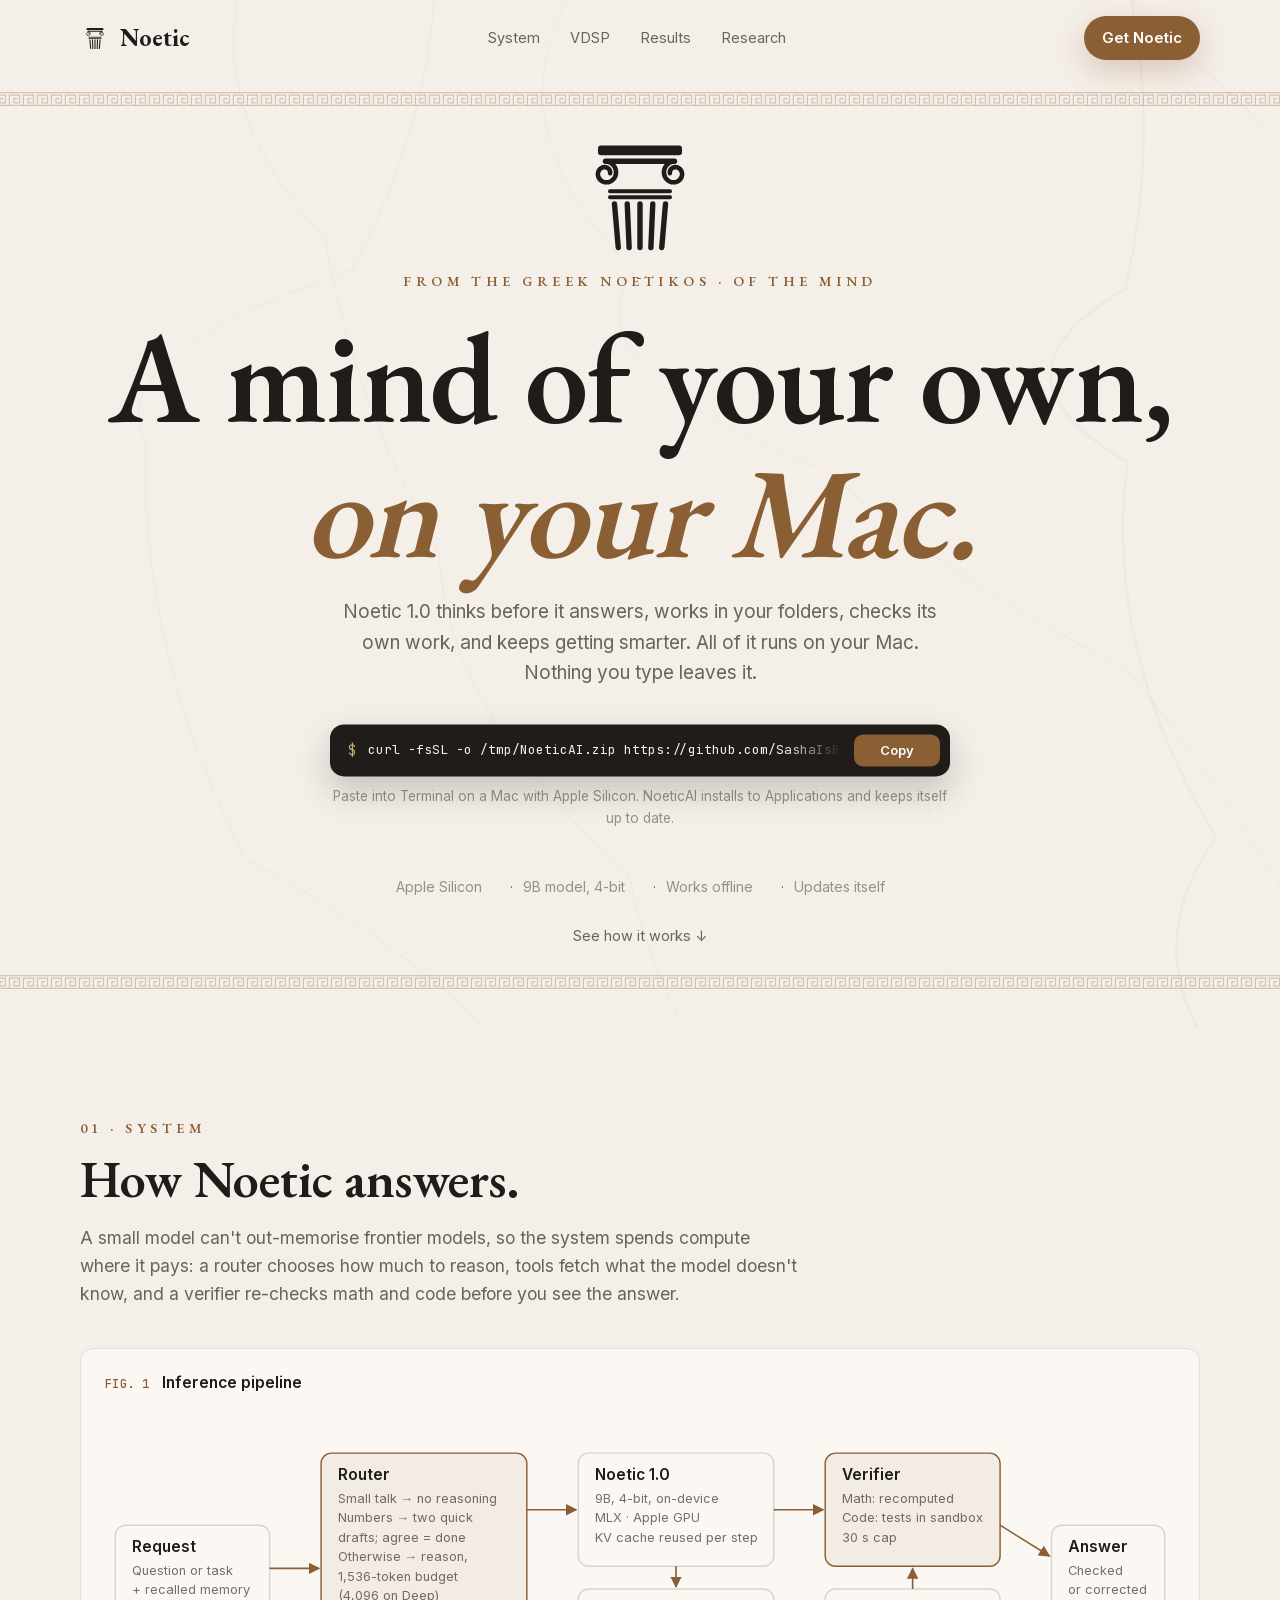
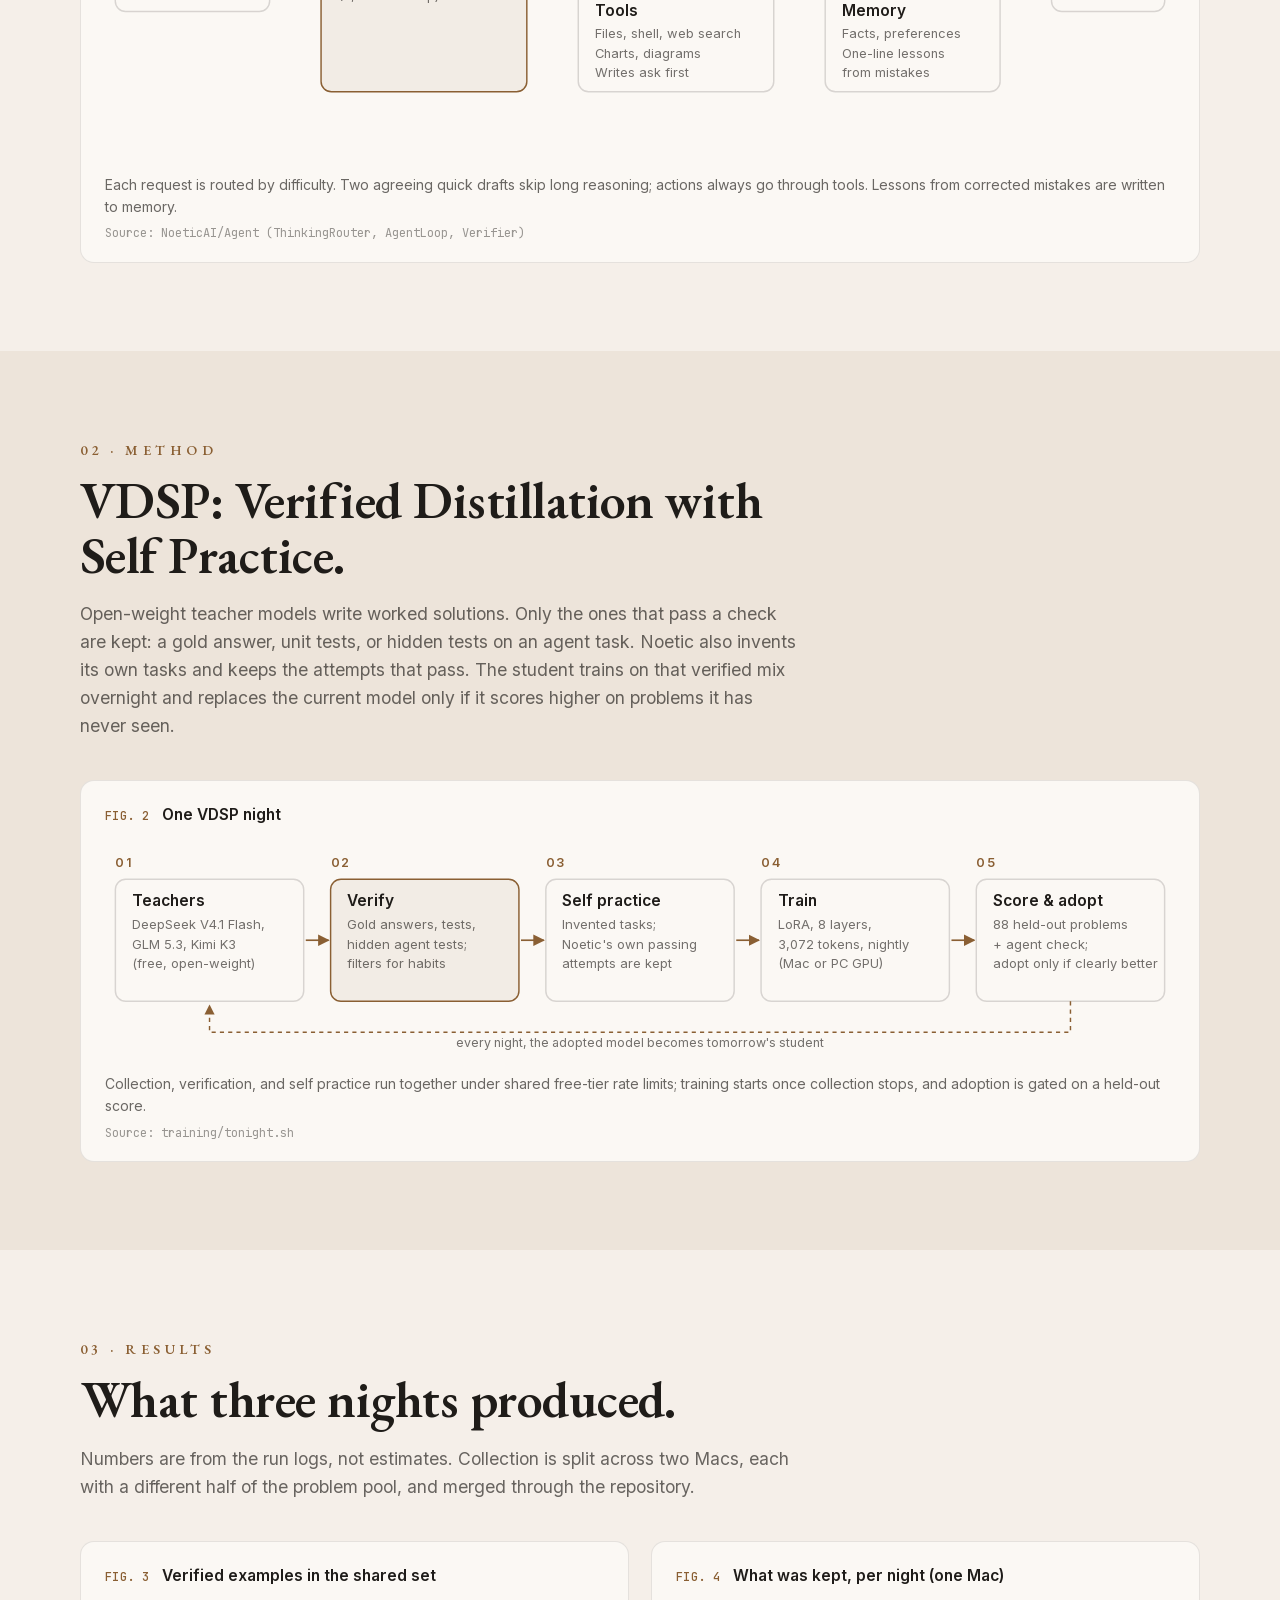
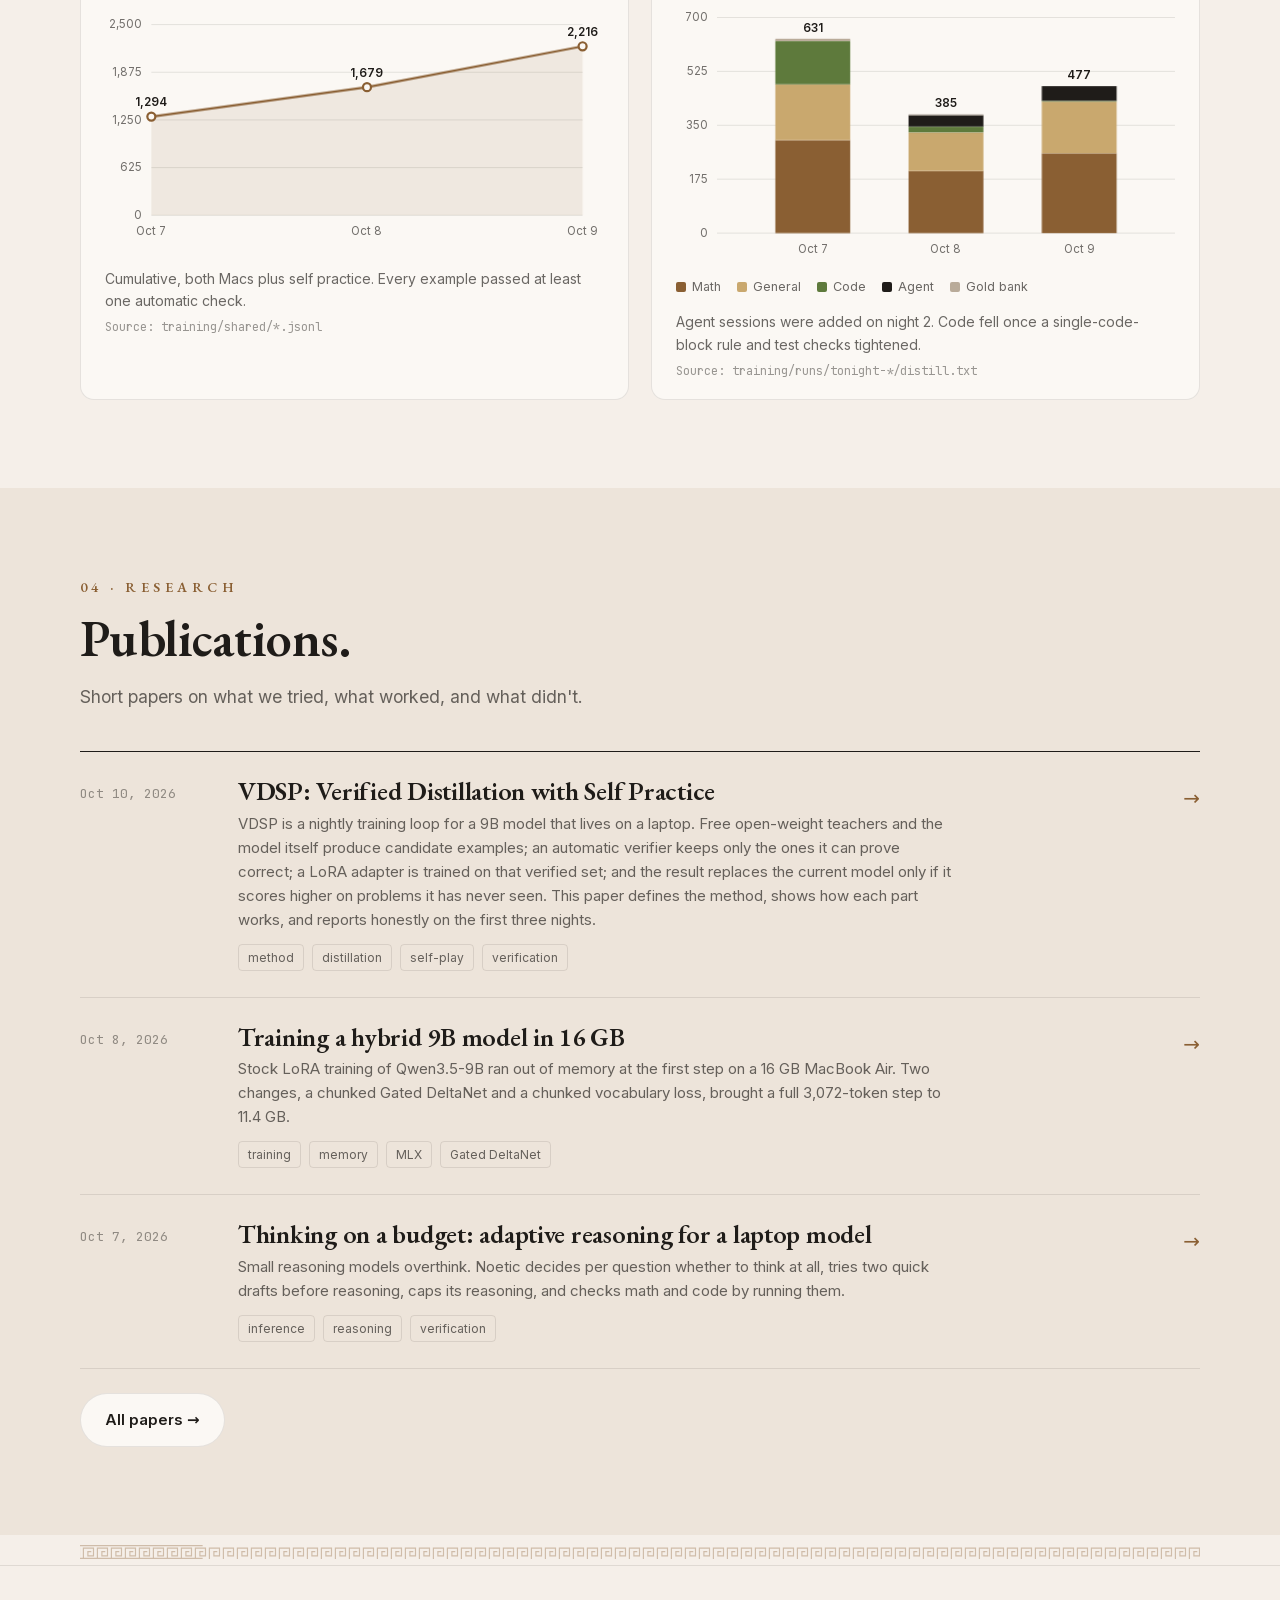
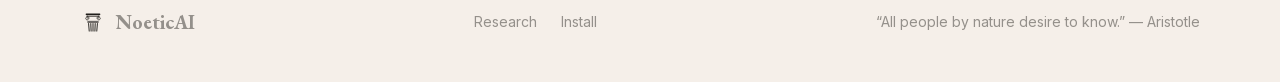
<file: index.html>
<!DOCTYPE html><html lang="en" class="Zopp6W_variable ptkl8G_variable lMjmPq_variable"><head><meta charSet="utf-8"/><meta name="viewport" content="width=device-width, initial-scale=1"/><link rel="preload" href="/_next/static/media/5476f68d60460930-s.p.2uwcyprjm3xu3.woff2" as="font" crossorigin="" type="font/woff2"/><link rel="preload" href="/_next/static/media/70bc3e132a0a741e-s.p.3t6q91iet4nsy.woff2" as="font" crossorigin="" type="font/woff2"/><link rel="preload" href="/_next/static/media/83afe278b6a6bb3c-s.p.2bn3s6zvc0dyp.woff2" as="font" crossorigin="" type="font/woff2"/><link rel="preload" href="/_next/static/media/e4505858a30c79c2-s.p.0tlhhw_qyyfys.woff2" as="font" crossorigin="" type="font/woff2"/><link rel="preload" href="/_next/static/media/e6c3b2b7c3a61f79-s.p.0y7p5r83eele4.woff2" as="font" crossorigin="" type="font/woff2"/><link rel="stylesheet" href="/_next/static/chunks/12t7ljzwaqmyi.css" data-precedence="next"/><link rel="preload" as="script" fetchPriority="low" href="/_next/static/chunks/1x6obpmlu1_c2.js"/><script src="/_next/static/chunks/2r4s4h5xul1n-.js" async=""></script><script src="/_next/static/chunks/3dmm3v_fq28gc.js" async=""></script><script src="/_next/static/chunks/1ar3ax_-2xzvy.js" async=""></script><script src="/_next/static/chunks/turbopack-3-ry682tkyiqk.js" async=""></script><script src="/_next/static/chunks/42onvq6nokjl2.js" async=""></script><script src="/_next/static/chunks/3k4eawdq0mi0j.js" async=""></script><script src="/_next/static/chunks/375918jdm9hy9.js" async=""></script><title>NoeticAI — a mind of your own, on your Mac</title><meta name="description" content="Noetic 1.0 is a private, self-improving AI that thinks, uses tools, and checks its own work, entirely on your Mac."/><link rel="icon" href="/favicon.ico?favicon.117ezoe8m31dk.ico" sizes="48x48" type="image/x-icon"/><meta name="next-size-adjust" content=""/><script src="/_next/static/chunks/0cz1d0mv5g_q7.js" noModule=""></script></head><body><div hidden=""><!--$--><!--/$--></div><header class="nav "><nav class="wrap" aria-label="Main navigation"><a class="brand" href="/"><svg width="30" height="30" viewBox="0 0 100 100" aria-hidden="true"><rect x="22" y="17" width="56" height="6.5" rx="2" fill="var(--ink)" style="transform-origin:50px 20px"></rect><path d="M27 27.5 L73 27.5" stroke-width="3.6" stroke="var(--ink)" stroke-linecap="round" stroke-linejoin="round" fill="none"></path><path d="M27.00,27.50 L27.78,27.60 L28.54,27.78 L29.27,28.02 L29.97,28.34 L30.63,28.72 L31.24,29.16 L31.80,29.65 L32.31,30.19 L32.75,30.78 L33.14,31.40 L33.45,32.05 L33.70,32.72 L33.88,33.41 L33.99,34.11 L34.04,34.81 L34.01,35.50 L33.91,36.18 L33.75,36.84 L33.53,37.48 L33.25,38.09 L32.91,38.66 L32.52,39.19 L32.08,39.67 L31.60,40.10 L31.09,40.49 L30.55,40.81 L29.98,41.08 L29.40,41.29 L28.80,41.43 L28.20,41.52 L27.60,41.55 L27.00,41.52 L26.42,41.43 L25.85,41.28 L25.31,41.08 L24.79,40.83 L24.31,40.53 L23.86,40.19 L23.46,39.81 L23.10,39.40 L22.78,38.96 L22.51,38.50 L22.30,38.01 L22.13,37.52 L22.01,37.01 L21.95,36.50 L21.94,36.00 L21.98,35.50 L22.06,35.01 L22.19,34.54 L22.37,34.10 L22.59,33.67 L22.84,33.28 L23.13,32.92 L23.45,32.59 L23.80,32.30 L24.17,32.05 L24.55,31.84 L24.95,31.67 L25.36,31.55 L25.78,31.46 L26.19,31.42 L26.60,31.43 L27.00,31.47 L27.39,31.55 L27.76,31.67 L28.12,31.82 L28.45,32.00 L28.75,32.22 L29.03,32.46 L29.28,32.72 L29.50,33.00 L29.69,33.30 L29.84,33.60 L29.95,33.92 L30.04,34.24 L30.09,34.56 L30.10,34.88 L30.09,35.20 L30.04,35.50" stroke-width="3.06" stroke="var(--ink)" stroke-linecap="round" stroke-linejoin="round" fill="none"></path><path d="M73.00,27.50 L72.22,27.60 L71.46,27.78 L70.73,28.02 L70.03,28.34 L69.37,28.72 L68.76,29.16 L68.20,29.65 L67.69,30.19 L67.25,30.78 L66.86,31.40 L66.55,32.05 L66.30,32.72 L66.12,33.41 L66.01,34.11 L65.96,34.81 L65.99,35.50 L66.09,36.18 L66.25,36.84 L66.47,37.48 L66.75,38.09 L67.09,38.66 L67.48,39.19 L67.92,39.67 L68.40,40.10 L68.91,40.49 L69.45,40.81 L70.02,41.08 L70.60,41.29 L71.20,41.43 L71.80,41.52 L72.40,41.55 L73.00,41.52 L73.58,41.43 L74.15,41.28 L74.69,41.08 L75.21,40.83 L75.69,40.53 L76.14,40.19 L76.54,39.81 L76.90,39.40 L77.22,38.96 L77.49,38.50 L77.70,38.01 L77.87,37.52 L77.99,37.01 L78.05,36.50 L78.06,36.00 L78.02,35.50 L77.94,35.01 L77.81,34.54 L77.63,34.10 L77.41,33.67 L77.16,33.28 L76.87,32.92 L76.55,32.59 L76.20,32.30 L75.83,32.05 L75.45,31.84 L75.05,31.67 L74.64,31.55 L74.22,31.46 L73.81,31.42 L73.40,31.43 L73.00,31.47 L72.61,31.55 L72.24,31.67 L71.88,31.82 L71.55,32.00 L71.25,32.22 L70.97,32.46 L70.72,32.72 L70.50,33.00 L70.31,33.30 L70.16,33.60 L70.05,33.92 L69.96,34.24 L69.91,34.56 L69.90,34.88 L69.91,35.20 L69.96,35.50" stroke-width="3.06" stroke="var(--ink)" stroke-linecap="round" stroke-linejoin="round" fill="none"></path><path d="M30 47.5 L70 47.5 M30 51.5 L70 51.5" stroke-width="2.7" stroke="var(--ink)" stroke-linecap="round" stroke-linejoin="round" fill="none"></path><path d="M33 56 L35.5 85" stroke-width="3.6" stroke="var(--ink)" stroke-linecap="round" stroke-linejoin="round" fill="none"></path><path d="M41.5 56 L42.75 85" stroke-width="3.6" stroke="var(--ink)" stroke-linecap="round" stroke-linejoin="round" fill="none"></path><path d="M50 56 L50 85" stroke-width="3.6" stroke="var(--ink)" stroke-linecap="round" stroke-linejoin="round" fill="none"></path><path d="M58.5 56 L57.25 85" stroke-width="3.6" stroke="var(--ink)" stroke-linecap="round" stroke-linejoin="round" fill="none"></path><path d="M67 56 L64.5 85" stroke-width="3.6" stroke="var(--ink)" stroke-linecap="round" stroke-linejoin="round" fill="none"></path></svg>Noetic</a><div class="nav-links"><a href="/#system">System</a><a href="/#vdsp">VDSP</a><a href="/#results">Results</a><a href="/research/">Research</a></div><a class="btn btn-primary" style="padding:10px 18px" href="/#install">Get Noetic</a></nav></header><main><section class="hero" aria-labelledby="hero-heading"><svg class="marble" viewBox="0 0 1000 1000" preserveAspectRatio="none" aria-hidden="true"><path d="M843 -40 Q942 61 1062 162 Q1039 255 1135 347 Q1143 481 1284 615 Q1185 709 1293 803" fill="none" stroke="rgba(31,28,25,0.05)" stroke-width="1.154586922400631"></path><path d="M875 -40 Q910 93 879 226 Q762 293 881 361 Q861 507 950 654 Q875 759 982 863" fill="none" stroke="rgba(31,28,25,0.05)" stroke-width="2.1816649790111113"></path><path d="M199 -40 Q148 73 254 186 Q274 309 343 432 Q348 557 491 682 Q521 833 671 984" fill="none" stroke="rgba(31,28,25,0.05)" stroke-width="0.961407683492871"></path><path d="M470 -40 Q367 85 495 211 Q440 290 648 369 Q730 446 879 522 Q969 630 1025 738" fill="none" stroke="rgba(31,28,25,0.05)" stroke-width="0.8970364576089196"></path><path d="M683 -40 Q496 36 577 112 Q563 261 769 410 Q701 571 739 733 Q726 866 866 998" fill="none" stroke="rgba(31,28,25,0.05)" stroke-width="0.6104752856073901"></path><path d="M340 -40 Q343 85 275 211 Q77 278 114 345 Q108 508 192 671 Q413 789 438 906" fill="none" stroke="rgba(31,28,25,0.05)" stroke-width="1.0307514968910254"></path></svg><div class="frieze" style="top:92px"><svg width="100%" height="14" viewBox="0 0 1600 14" preserveAspectRatio="xMidYMid slice" style="display:block;opacity:0.3" aria-hidden="true"><path d="M0 0.7 H1600 M0 13.3 H1600 M1.4 13.3 L1.4 3.1 L11.5 3.1 L11.5 10.9 L5.9 10.9 L5.9 6.7 L8.7 6.7 M15.4 13.3 L15.4 3.1 L25.5 3.1 L25.5 10.9 L19.9 10.9 L19.9 6.7 L22.7 6.7 M29.4 13.3 L29.4 3.1 L39.5 3.1 L39.5 10.9 L33.9 10.9 L33.9 6.7 L36.7 6.7 M43.4 13.3 L43.4 3.1 L53.5 3.1 L53.5 10.9 L47.9 10.9 L47.9 6.7 L50.7 6.7 M57.4 13.3 L57.4 3.1 L67.5 3.1 L67.5 10.9 L61.9 10.9 L61.9 6.7 L64.7 6.7 M71.4 13.3 L71.4 3.1 L81.5 3.1 L81.5 10.9 L75.9 10.9 L75.9 6.7 L78.7 6.7 M85.4 13.3 L85.4 3.1 L95.5 3.1 L95.5 10.9 L89.9 10.9 L89.9 6.7 L92.7 6.7 M99.4 13.3 L99.4 3.1 L109.5 3.1 L109.5 10.9 L103.9 10.9 L103.9 6.7 L106.7 6.7 M113.4 13.3 L113.4 3.1 L123.5 3.1 L123.5 10.9 L117.9 10.9 L117.9 6.7 L120.7 6.7 M127.4 13.3 L127.4 3.1 L137.5 3.1 L137.5 10.9 L131.9 10.9 L131.9 6.7 L134.7 6.7 M141.4 13.3 L141.4 3.1 L151.5 3.1 L151.5 10.9 L145.9 10.9 L145.9 6.7 L148.7 6.7 M155.4 13.3 L155.4 3.1 L165.5 3.1 L165.5 10.9 L159.9 10.9 L159.9 6.7 L162.7 6.7 M169.4 13.3 L169.4 3.1 L179.5 3.1 L179.5 10.9 L173.9 10.9 L173.9 6.7 L176.7 6.7 M183.4 13.3 L183.4 3.1 L193.5 3.1 L193.5 10.9 L187.9 10.9 L187.9 6.7 L190.7 6.7 M197.4 13.3 L197.4 3.1 L207.5 3.1 L207.5 10.9 L201.9 10.9 L201.9 6.7 L204.7 6.7 M211.4 13.3 L211.4 3.1 L221.5 3.1 L221.5 10.9 L215.9 10.9 L215.9 6.7 L218.7 6.7 M225.4 13.3 L225.4 3.1 L235.5 3.1 L235.5 10.9 L229.9 10.9 L229.9 6.7 L232.7 6.7 M239.4 13.3 L239.4 3.1 L249.5 3.1 L249.5 10.9 L243.9 10.9 L243.9 6.7 L246.7 6.7 M253.4 13.3 L253.4 3.1 L263.5 3.1 L263.5 10.9 L257.9 10.9 L257.9 6.7 L260.7 6.7 M267.4 13.3 L267.4 3.1 L277.5 3.1 L277.5 10.9 L271.9 10.9 L271.9 6.7 L274.7 6.7 M281.4 13.3 L281.4 3.1 L291.5 3.1 L291.5 10.9 L285.9 10.9 L285.9 6.7 L288.7 6.7 M295.4 13.3 L295.4 3.1 L305.5 3.1 L305.5 10.9 L299.9 10.9 L299.9 6.7 L302.7 6.7 M309.4 13.3 L309.4 3.1 L319.5 3.1 L319.5 10.9 L313.9 10.9 L313.9 6.7 L316.7 6.7 M323.4 13.3 L323.4 3.1 L333.5 3.1 L333.5 10.9 L327.9 10.9 L327.9 6.7 L330.7 6.7 M337.4 13.3 L337.4 3.1 L347.5 3.1 L347.5 10.9 L341.9 10.9 L341.9 6.7 L344.7 6.7 M351.4 13.3 L351.4 3.1 L361.5 3.1 L361.5 10.9 L355.9 10.9 L355.9 6.7 L358.7 6.7 M365.4 13.3 L365.4 3.1 L375.5 3.1 L375.5 10.9 L369.9 10.9 L369.9 6.7 L372.7 6.7 M379.4 13.3 L379.4 3.1 L389.5 3.1 L389.5 10.9 L383.9 10.9 L383.9 6.7 L386.7 6.7 M393.4 13.3 L393.4 3.1 L403.5 3.1 L403.5 10.9 L397.9 10.9 L397.9 6.7 L400.7 6.7 M407.4 13.3 L407.4 3.1 L417.5 3.1 L417.5 10.9 L411.9 10.9 L411.9 6.7 L414.7 6.7 M421.4 13.3 L421.4 3.1 L431.5 3.1 L431.5 10.9 L425.9 10.9 L425.9 6.7 L428.7 6.7 M435.4 13.3 L435.4 3.1 L445.5 3.1 L445.5 10.9 L439.9 10.9 L439.9 6.7 L442.7 6.7 M449.4 13.3 L449.4 3.1 L459.5 3.1 L459.5 10.9 L453.9 10.9 L453.9 6.7 L456.7 6.7 M463.4 13.3 L463.4 3.1 L473.5 3.1 L473.5 10.9 L467.9 10.9 L467.9 6.7 L470.7 6.7 M477.4 13.3 L477.4 3.1 L487.5 3.1 L487.5 10.9 L481.9 10.9 L481.9 6.7 L484.7 6.7 M491.4 13.3 L491.4 3.1 L501.5 3.1 L501.5 10.9 L495.9 10.9 L495.9 6.7 L498.7 6.7 M505.4 13.3 L505.4 3.1 L515.5 3.1 L515.5 10.9 L509.9 10.9 L509.9 6.7 L512.7 6.7 M519.4 13.3 L519.4 3.1 L529.5 3.1 L529.5 10.9 L523.9 10.9 L523.9 6.7 L526.7 6.7 M533.4 13.3 L533.4 3.1 L543.5 3.1 L543.5 10.9 L537.9 10.9 L537.9 6.7 L540.7 6.7 M547.4 13.3 L547.4 3.1 L557.5 3.1 L557.5 10.9 L551.9 10.9 L551.9 6.7 L554.7 6.7 M561.4 13.3 L561.4 3.1 L571.5 3.1 L571.5 10.9 L565.9 10.9 L565.9 6.7 L568.7 6.7 M575.4 13.3 L575.4 3.1 L585.5 3.1 L585.5 10.9 L579.9 10.9 L579.9 6.7 L582.7 6.7 M589.4 13.3 L589.4 3.1 L599.5 3.1 L599.5 10.9 L593.9 10.9 L593.9 6.7 L596.7 6.7 M603.4 13.3 L603.4 3.1 L613.5 3.1 L613.5 10.9 L607.9 10.9 L607.9 6.7 L610.7 6.7 M617.4 13.3 L617.4 3.1 L627.5 3.1 L627.5 10.9 L621.9 10.9 L621.9 6.7 L624.7 6.7 M631.4 13.3 L631.4 3.1 L641.5 3.1 L641.5 10.9 L635.9 10.9 L635.9 6.7 L638.7 6.7 M645.4 13.3 L645.4 3.1 L655.5 3.1 L655.5 10.9 L649.9 10.9 L649.9 6.7 L652.7 6.7 M659.4 13.3 L659.4 3.1 L669.5 3.1 L669.5 10.9 L663.9 10.9 L663.9 6.7 L666.7 6.7 M673.4 13.3 L673.4 3.1 L683.5 3.1 L683.5 10.9 L677.9 10.9 L677.9 6.7 L680.7 6.7 M687.4 13.3 L687.4 3.1 L697.5 3.1 L697.5 10.9 L691.9 10.9 L691.9 6.7 L694.7 6.7 M701.4 13.3 L701.4 3.1 L711.5 3.1 L711.5 10.9 L705.9 10.9 L705.9 6.7 L708.7 6.7 M715.4 13.3 L715.4 3.1 L725.5 3.1 L725.5 10.9 L719.9 10.9 L719.9 6.7 L722.7 6.7 M729.4 13.3 L729.4 3.1 L739.5 3.1 L739.5 10.9 L733.9 10.9 L733.9 6.7 L736.7 6.7 M743.4 13.3 L743.4 3.1 L753.5 3.1 L753.5 10.9 L747.9 10.9 L747.9 6.7 L750.7 6.7 M757.4 13.3 L757.4 3.1 L767.5 3.1 L767.5 10.9 L761.9 10.9 L761.9 6.7 L764.7 6.7 M771.4 13.3 L771.4 3.1 L781.5 3.1 L781.5 10.9 L775.9 10.9 L775.9 6.7 L778.7 6.7 M785.4 13.3 L785.4 3.1 L795.5 3.1 L795.5 10.9 L789.9 10.9 L789.9 6.7 L792.7 6.7 M799.4 13.3 L799.4 3.1 L809.5 3.1 L809.5 10.9 L803.9 10.9 L803.9 6.7 L806.7 6.7 M813.4 13.3 L813.4 3.1 L823.5 3.1 L823.5 10.9 L817.9 10.9 L817.9 6.7 L820.7 6.7 M827.4 13.3 L827.4 3.1 L837.5 3.1 L837.5 10.9 L831.9 10.9 L831.9 6.7 L834.7 6.7 M841.4 13.3 L841.4 3.1 L851.5 3.1 L851.5 10.9 L845.9 10.9 L845.9 6.7 L848.7 6.7 M855.4 13.3 L855.4 3.1 L865.5 3.1 L865.5 10.9 L859.9 10.9 L859.9 6.7 L862.7 6.7 M869.4 13.3 L869.4 3.1 L879.5 3.1 L879.5 10.9 L873.9 10.9 L873.9 6.7 L876.7 6.7 M883.4 13.3 L883.4 3.1 L893.5 3.1 L893.5 10.9 L887.9 10.9 L887.9 6.7 L890.7 6.7 M897.4 13.3 L897.4 3.1 L907.5 3.1 L907.5 10.9 L901.9 10.9 L901.9 6.7 L904.7 6.7 M911.4 13.3 L911.4 3.1 L921.5 3.1 L921.5 10.9 L915.9 10.9 L915.9 6.7 L918.7 6.7 M925.4 13.3 L925.4 3.1 L935.5 3.1 L935.5 10.9 L929.9 10.9 L929.9 6.7 L932.7 6.7 M939.4 13.3 L939.4 3.1 L949.5 3.1 L949.5 10.9 L943.9 10.9 L943.9 6.7 L946.7 6.7 M953.4 13.3 L953.4 3.1 L963.5 3.1 L963.5 10.9 L957.9 10.9 L957.9 6.7 L960.7 6.7 M967.4 13.3 L967.4 3.1 L977.5 3.1 L977.5 10.9 L971.9 10.9 L971.9 6.7 L974.7 6.7 M981.4 13.3 L981.4 3.1 L991.5 3.1 L991.5 10.9 L985.9 10.9 L985.9 6.7 L988.7 6.7 M995.4 13.3 L995.4 3.1 L1005.5 3.1 L1005.5 10.9 L999.9 10.9 L999.9 6.7 L1002.7 6.7 M1009.4 13.3 L1009.4 3.1 L1019.5 3.1 L1019.5 10.9 L1013.9 10.9 L1013.9 6.7 L1016.7 6.7 M1023.4 13.3 L1023.4 3.1 L1033.5 3.1 L1033.5 10.9 L1027.9 10.9 L1027.9 6.7 L1030.7 6.7 M1037.4 13.3 L1037.4 3.1 L1047.5 3.1 L1047.5 10.9 L1041.9 10.9 L1041.9 6.7 L1044.7 6.7 M1051.4 13.3 L1051.4 3.1 L1061.5 3.1 L1061.5 10.9 L1055.9 10.9 L1055.9 6.7 L1058.7 6.7 M1065.4 13.3 L1065.4 3.1 L1075.5 3.1 L1075.5 10.9 L1069.9 10.9 L1069.9 6.7 L1072.7 6.7 M1079.4 13.3 L1079.4 3.1 L1089.5 3.1 L1089.5 10.9 L1083.9 10.9 L1083.9 6.7 L1086.7 6.7 M1093.4 13.3 L1093.4 3.1 L1103.5 3.1 L1103.5 10.9 L1097.9 10.9 L1097.9 6.7 L1100.7 6.7 M1107.4 13.3 L1107.4 3.1 L1117.5 3.1 L1117.5 10.9 L1111.9 10.9 L1111.9 6.7 L1114.7 6.7 M1121.4 13.3 L1121.4 3.1 L1131.5 3.1 L1131.5 10.9 L1125.9 10.9 L1125.9 6.7 L1128.7 6.7 M1135.4 13.3 L1135.4 3.1 L1145.5 3.1 L1145.5 10.9 L1139.9 10.9 L1139.9 6.7 L1142.7 6.7 M1149.4 13.3 L1149.4 3.1 L1159.5 3.1 L1159.5 10.9 L1153.9 10.9 L1153.9 6.7 L1156.7 6.7 M1163.4 13.3 L1163.4 3.1 L1173.5 3.1 L1173.5 10.9 L1167.9 10.9 L1167.9 6.7 L1170.7 6.7 M1177.4 13.3 L1177.4 3.1 L1187.5 3.1 L1187.5 10.9 L1181.9 10.9 L1181.9 6.7 L1184.7 6.7 M1191.4 13.3 L1191.4 3.1 L1201.5 3.1 L1201.5 10.9 L1195.9 10.9 L1195.9 6.7 L1198.7 6.7 M1205.4 13.3 L1205.4 3.1 L1215.5 3.1 L1215.5 10.9 L1209.9 10.9 L1209.9 6.7 L1212.7 6.7 M1219.4 13.3 L1219.4 3.1 L1229.5 3.1 L1229.5 10.9 L1223.9 10.9 L1223.9 6.7 L1226.7 6.7 M1233.4 13.3 L1233.4 3.1 L1243.5 3.1 L1243.5 10.9 L1237.9 10.9 L1237.9 6.7 L1240.7 6.7 M1247.4 13.3 L1247.4 3.1 L1257.5 3.1 L1257.5 10.9 L1251.9 10.9 L1251.9 6.7 L1254.7 6.7 M1261.4 13.3 L1261.4 3.1 L1271.5 3.1 L1271.5 10.9 L1265.9 10.9 L1265.9 6.7 L1268.7 6.7 M1275.4 13.3 L1275.4 3.1 L1285.5 3.1 L1285.5 10.9 L1279.9 10.9 L1279.9 6.7 L1282.7 6.7 M1289.4 13.3 L1289.4 3.1 L1299.5 3.1 L1299.5 10.9 L1293.9 10.9 L1293.9 6.7 L1296.7 6.7 M1303.4 13.3 L1303.4 3.1 L1313.5 3.1 L1313.5 10.9 L1307.9 10.9 L1307.9 6.7 L1310.7 6.7 M1317.4 13.3 L1317.4 3.1 L1327.5 3.1 L1327.5 10.9 L1321.9 10.9 L1321.9 6.7 L1324.7 6.7 M1331.4 13.3 L1331.4 3.1 L1341.5 3.1 L1341.5 10.9 L1335.9 10.9 L1335.9 6.7 L1338.7 6.7 M1345.4 13.3 L1345.4 3.1 L1355.5 3.1 L1355.5 10.9 L1349.9 10.9 L1349.9 6.7 L1352.7 6.7 M1359.4 13.3 L1359.4 3.1 L1369.5 3.1 L1369.5 10.9 L1363.9 10.9 L1363.9 6.7 L1366.7 6.7 M1373.4 13.3 L1373.4 3.1 L1383.5 3.1 L1383.5 10.9 L1377.9 10.9 L1377.9 6.7 L1380.7 6.7 M1387.4 13.3 L1387.4 3.1 L1397.5 3.1 L1397.5 10.9 L1391.9 10.9 L1391.9 6.7 L1394.7 6.7 M1401.4 13.3 L1401.4 3.1 L1411.5 3.1 L1411.5 10.9 L1405.9 10.9 L1405.9 6.7 L1408.7 6.7 M1415.4 13.3 L1415.4 3.1 L1425.5 3.1 L1425.5 10.9 L1419.9 10.9 L1419.9 6.7 L1422.7 6.7 M1429.4 13.3 L1429.4 3.1 L1439.5 3.1 L1439.5 10.9 L1433.9 10.9 L1433.9 6.7 L1436.7 6.7 M1443.4 13.3 L1443.4 3.1 L1453.5 3.1 L1453.5 10.9 L1447.9 10.9 L1447.9 6.7 L1450.7 6.7 M1457.4 13.3 L1457.4 3.1 L1467.5 3.1 L1467.5 10.9 L1461.9 10.9 L1461.9 6.7 L1464.7 6.7 M1471.4 13.3 L1471.4 3.1 L1481.5 3.1 L1481.5 10.9 L1475.9 10.9 L1475.9 6.7 L1478.7 6.7 M1485.4 13.3 L1485.4 3.1 L1495.5 3.1 L1495.5 10.9 L1489.9 10.9 L1489.9 6.7 L1492.7 6.7 M1499.4 13.3 L1499.4 3.1 L1509.5 3.1 L1509.5 10.9 L1503.9 10.9 L1503.9 6.7 L1506.7 6.7 M1513.4 13.3 L1513.4 3.1 L1523.5 3.1 L1523.5 10.9 L1517.9 10.9 L1517.9 6.7 L1520.7 6.7 M1527.4 13.3 L1527.4 3.1 L1537.5 3.1 L1537.5 10.9 L1531.9 10.9 L1531.9 6.7 L1534.7 6.7 M1541.4 13.3 L1541.4 3.1 L1551.5 3.1 L1551.5 10.9 L1545.9 10.9 L1545.9 6.7 L1548.7 6.7 M1555.4 13.3 L1555.4 3.1 L1565.5 3.1 L1565.5 10.9 L1559.9 10.9 L1559.9 6.7 L1562.7 6.7 M1569.4 13.3 L1569.4 3.1 L1579.5 3.1 L1579.5 10.9 L1573.9 10.9 L1573.9 6.7 L1576.7 6.7 M1583.4 13.3 L1583.4 3.1 L1593.5 3.1 L1593.5 10.9 L1587.9 10.9 L1587.9 6.7 L1590.7 6.7" fill="none" stroke="var(--bronze)" stroke-width="1.176" stroke-linecap="square" pathLength="1" stroke-dashoffset="0" stroke-dasharray="0 1"></path></svg></div><div class="wrap" style="opacity:1;transform:none"><div style="display:grid;place-items:center"><svg width="150" height="150" viewBox="0 0 100 100" aria-hidden="true"><rect x="22" y="17" width="56" height="6.5" rx="2" fill="var(--ink)" style="transform-origin:50px 20px"></rect><path d="M27 27.5 L73 27.5" stroke-width="3.6" stroke="var(--ink)" stroke-linecap="round" stroke-linejoin="round" fill="none"></path><path d="M27.00,27.50 L27.78,27.60 L28.54,27.78 L29.27,28.02 L29.97,28.34 L30.63,28.72 L31.24,29.16 L31.80,29.65 L32.31,30.19 L32.75,30.78 L33.14,31.40 L33.45,32.05 L33.70,32.72 L33.88,33.41 L33.99,34.11 L34.04,34.81 L34.01,35.50 L33.91,36.18 L33.75,36.84 L33.53,37.48 L33.25,38.09 L32.91,38.66 L32.52,39.19 L32.08,39.67 L31.60,40.10 L31.09,40.49 L30.55,40.81 L29.98,41.08 L29.40,41.29 L28.80,41.43 L28.20,41.52 L27.60,41.55 L27.00,41.52 L26.42,41.43 L25.85,41.28 L25.31,41.08 L24.79,40.83 L24.31,40.53 L23.86,40.19 L23.46,39.81 L23.10,39.40 L22.78,38.96 L22.51,38.50 L22.30,38.01 L22.13,37.52 L22.01,37.01 L21.95,36.50 L21.94,36.00 L21.98,35.50 L22.06,35.01 L22.19,34.54 L22.37,34.10 L22.59,33.67 L22.84,33.28 L23.13,32.92 L23.45,32.59 L23.80,32.30 L24.17,32.05 L24.55,31.84 L24.95,31.67 L25.36,31.55 L25.78,31.46 L26.19,31.42 L26.60,31.43 L27.00,31.47 L27.39,31.55 L27.76,31.67 L28.12,31.82 L28.45,32.00 L28.75,32.22 L29.03,32.46 L29.28,32.72 L29.50,33.00 L29.69,33.30 L29.84,33.60 L29.95,33.92 L30.04,34.24 L30.09,34.56 L30.10,34.88 L30.09,35.20 L30.04,35.50" stroke-width="3.06" stroke="var(--ink)" stroke-linecap="round" stroke-linejoin="round" fill="none"></path><path d="M73.00,27.50 L72.22,27.60 L71.46,27.78 L70.73,28.02 L70.03,28.34 L69.37,28.72 L68.76,29.16 L68.20,29.65 L67.69,30.19 L67.25,30.78 L66.86,31.40 L66.55,32.05 L66.30,32.72 L66.12,33.41 L66.01,34.11 L65.96,34.81 L65.99,35.50 L66.09,36.18 L66.25,36.84 L66.47,37.48 L66.75,38.09 L67.09,38.66 L67.48,39.19 L67.92,39.67 L68.40,40.10 L68.91,40.49 L69.45,40.81 L70.02,41.08 L70.60,41.29 L71.20,41.43 L71.80,41.52 L72.40,41.55 L73.00,41.52 L73.58,41.43 L74.15,41.28 L74.69,41.08 L75.21,40.83 L75.69,40.53 L76.14,40.19 L76.54,39.81 L76.90,39.40 L77.22,38.96 L77.49,38.50 L77.70,38.01 L77.87,37.52 L77.99,37.01 L78.05,36.50 L78.06,36.00 L78.02,35.50 L77.94,35.01 L77.81,34.54 L77.63,34.10 L77.41,33.67 L77.16,33.28 L76.87,32.92 L76.55,32.59 L76.20,32.30 L75.83,32.05 L75.45,31.84 L75.05,31.67 L74.64,31.55 L74.22,31.46 L73.81,31.42 L73.40,31.43 L73.00,31.47 L72.61,31.55 L72.24,31.67 L71.88,31.82 L71.55,32.00 L71.25,32.22 L70.97,32.46 L70.72,32.72 L70.50,33.00 L70.31,33.30 L70.16,33.60 L70.05,33.92 L69.96,34.24 L69.91,34.56 L69.90,34.88 L69.91,35.20 L69.96,35.50" stroke-width="3.06" stroke="var(--ink)" stroke-linecap="round" stroke-linejoin="round" fill="none"></path><path d="M30 47.5 L70 47.5 M30 51.5 L70 51.5" stroke-width="2.7" stroke="var(--ink)" stroke-linecap="round" stroke-linejoin="round" fill="none"></path><path d="M33 56 L35.5 85" stroke-width="3.6" stroke="var(--ink)" stroke-linecap="round" stroke-linejoin="round" fill="none"></path><path d="M41.5 56 L42.75 85" stroke-width="3.6" stroke="var(--ink)" stroke-linecap="round" stroke-linejoin="round" fill="none"></path><path d="M50 56 L50 85" stroke-width="3.6" stroke="var(--ink)" stroke-linecap="round" stroke-linejoin="round" fill="none"></path><path d="M58.5 56 L57.25 85" stroke-width="3.6" stroke="var(--ink)" stroke-linecap="round" stroke-linejoin="round" fill="none"></path><path d="M67 56 L64.5 85" stroke-width="3.6" stroke="var(--ink)" stroke-linecap="round" stroke-linejoin="round" fill="none"></path></svg>   </div><p class="eyebrow" style="opacity:0;letter-spacing:0.6em">From the Greek noētikos · of the mind</p><h1 id="hero-heading" style="opacity:0;filter:blur(8px);transform:translateY(30px)">A mind of your own,<br/><em>on your Mac.</em></h1><p class="lede" style="opacity:0;transform:translateY(16px)">Noetic 1.0 thinks before it answers, works in your folders, checks its own work, and keeps getting smarter. All of it runs on your Mac. Nothing you type leaves it.</p><div class="hero-actions" style="opacity:0;transform:translateY(12px)"><div id="install" class="install"><div class="install-bar"><span class="install-prompt" aria-hidden="true">$</span><code class="install-cmd" tabindex="0">curl -fsSL -o /tmp/NoeticAI.zip https://github.com/SashaIsBetter/NoeticAI-releases/releases/latest/download/NoeticAI.zip &amp;&amp; ditto -x -k /tmp/NoeticAI.zip /Applications &amp;&amp; xattr -dr com.apple.quarantine /Applications/NoeticAI.app &amp;&amp; open /Applications/NoeticAI.app</code><button type="button" class="install-copy" aria-label="Copy the install command"><span style="opacity:1;transform:none">Copy</span></button></div><p class="install-note">Paste into Terminal on a Mac with Apple Silicon. NoeticAI installs to Applications and keeps itself up to date.</p></div></div><div class="hero-meta" style="opacity:0"><span>Apple Silicon</span><span>9B model, 4-bit</span><span>Works offline</span><span>Updates itself</span></div><a href="#system" class="hero-scroll" style="opacity:0">See how it works ↓</a></div><div class="frieze" style="bottom:40px"><svg width="100%" height="14" viewBox="0 0 1600 14" preserveAspectRatio="xMidYMid slice" style="display:block;opacity:0.3" aria-hidden="true"><path d="M0 0.7 H1600 M0 13.3 H1600 M1.4 13.3 L1.4 3.1 L11.5 3.1 L11.5 10.9 L5.9 10.9 L5.9 6.7 L8.7 6.7 M15.4 13.3 L15.4 3.1 L25.5 3.1 L25.5 10.9 L19.9 10.9 L19.9 6.7 L22.7 6.7 M29.4 13.3 L29.4 3.1 L39.5 3.1 L39.5 10.9 L33.9 10.9 L33.9 6.7 L36.7 6.7 M43.4 13.3 L43.4 3.1 L53.5 3.1 L53.5 10.9 L47.9 10.9 L47.9 6.7 L50.7 6.7 M57.4 13.3 L57.4 3.1 L67.5 3.1 L67.5 10.9 L61.9 10.9 L61.9 6.7 L64.7 6.7 M71.4 13.3 L71.4 3.1 L81.5 3.1 L81.5 10.9 L75.9 10.9 L75.9 6.7 L78.7 6.7 M85.4 13.3 L85.4 3.1 L95.5 3.1 L95.5 10.9 L89.9 10.9 L89.9 6.7 L92.7 6.7 M99.4 13.3 L99.4 3.1 L109.5 3.1 L109.5 10.9 L103.9 10.9 L103.9 6.7 L106.7 6.7 M113.4 13.3 L113.4 3.1 L123.5 3.1 L123.5 10.9 L117.9 10.9 L117.9 6.7 L120.7 6.7 M127.4 13.3 L127.4 3.1 L137.5 3.1 L137.5 10.9 L131.9 10.9 L131.9 6.7 L134.7 6.7 M141.4 13.3 L141.4 3.1 L151.5 3.1 L151.5 10.9 L145.9 10.9 L145.9 6.7 L148.7 6.7 M155.4 13.3 L155.4 3.1 L165.5 3.1 L165.5 10.9 L159.9 10.9 L159.9 6.7 L162.7 6.7 M169.4 13.3 L169.4 3.1 L179.5 3.1 L179.5 10.9 L173.9 10.9 L173.9 6.7 L176.7 6.7 M183.4 13.3 L183.4 3.1 L193.5 3.1 L193.5 10.9 L187.9 10.9 L187.9 6.7 L190.7 6.7 M197.4 13.3 L197.4 3.1 L207.5 3.1 L207.5 10.9 L201.9 10.9 L201.9 6.7 L204.7 6.7 M211.4 13.3 L211.4 3.1 L221.5 3.1 L221.5 10.9 L215.9 10.9 L215.9 6.7 L218.7 6.7 M225.4 13.3 L225.4 3.1 L235.5 3.1 L235.5 10.9 L229.9 10.9 L229.9 6.7 L232.7 6.7 M239.4 13.3 L239.4 3.1 L249.5 3.1 L249.5 10.9 L243.9 10.9 L243.9 6.7 L246.7 6.7 M253.4 13.3 L253.4 3.1 L263.5 3.1 L263.5 10.9 L257.9 10.9 L257.9 6.7 L260.7 6.7 M267.4 13.3 L267.4 3.1 L277.5 3.1 L277.5 10.9 L271.9 10.9 L271.9 6.7 L274.7 6.7 M281.4 13.3 L281.4 3.1 L291.5 3.1 L291.5 10.9 L285.9 10.9 L285.9 6.7 L288.7 6.7 M295.4 13.3 L295.4 3.1 L305.5 3.1 L305.5 10.9 L299.9 10.9 L299.9 6.7 L302.7 6.7 M309.4 13.3 L309.4 3.1 L319.5 3.1 L319.5 10.9 L313.9 10.9 L313.9 6.7 L316.7 6.7 M323.4 13.3 L323.4 3.1 L333.5 3.1 L333.5 10.9 L327.9 10.9 L327.9 6.7 L330.7 6.7 M337.4 13.3 L337.4 3.1 L347.5 3.1 L347.5 10.9 L341.9 10.9 L341.9 6.7 L344.7 6.7 M351.4 13.3 L351.4 3.1 L361.5 3.1 L361.5 10.9 L355.9 10.9 L355.9 6.7 L358.7 6.7 M365.4 13.3 L365.4 3.1 L375.5 3.1 L375.5 10.9 L369.9 10.9 L369.9 6.7 L372.7 6.7 M379.4 13.3 L379.4 3.1 L389.5 3.1 L389.5 10.9 L383.9 10.9 L383.9 6.7 L386.7 6.7 M393.4 13.3 L393.4 3.1 L403.5 3.1 L403.5 10.9 L397.9 10.9 L397.9 6.7 L400.7 6.7 M407.4 13.3 L407.4 3.1 L417.5 3.1 L417.5 10.9 L411.9 10.9 L411.9 6.7 L414.7 6.7 M421.4 13.3 L421.4 3.1 L431.5 3.1 L431.5 10.9 L425.9 10.9 L425.9 6.7 L428.7 6.7 M435.4 13.3 L435.4 3.1 L445.5 3.1 L445.5 10.9 L439.9 10.9 L439.9 6.7 L442.7 6.7 M449.4 13.3 L449.4 3.1 L459.5 3.1 L459.5 10.9 L453.9 10.9 L453.9 6.7 L456.7 6.7 M463.4 13.3 L463.4 3.1 L473.5 3.1 L473.5 10.9 L467.9 10.9 L467.9 6.7 L470.7 6.7 M477.4 13.3 L477.4 3.1 L487.5 3.1 L487.5 10.9 L481.9 10.9 L481.9 6.7 L484.7 6.7 M491.4 13.3 L491.4 3.1 L501.5 3.1 L501.5 10.9 L495.9 10.9 L495.9 6.7 L498.7 6.7 M505.4 13.3 L505.4 3.1 L515.5 3.1 L515.5 10.9 L509.9 10.9 L509.9 6.7 L512.7 6.7 M519.4 13.3 L519.4 3.1 L529.5 3.1 L529.5 10.9 L523.9 10.9 L523.9 6.7 L526.7 6.7 M533.4 13.3 L533.4 3.1 L543.5 3.1 L543.5 10.9 L537.9 10.9 L537.9 6.7 L540.7 6.7 M547.4 13.3 L547.4 3.1 L557.5 3.1 L557.5 10.9 L551.9 10.9 L551.9 6.7 L554.7 6.7 M561.4 13.3 L561.4 3.1 L571.5 3.1 L571.5 10.9 L565.9 10.9 L565.9 6.7 L568.7 6.7 M575.4 13.3 L575.4 3.1 L585.5 3.1 L585.5 10.9 L579.9 10.9 L579.9 6.7 L582.7 6.7 M589.4 13.3 L589.4 3.1 L599.5 3.1 L599.5 10.9 L593.9 10.9 L593.9 6.7 L596.7 6.7 M603.4 13.3 L603.4 3.1 L613.5 3.1 L613.5 10.9 L607.9 10.9 L607.9 6.7 L610.7 6.7 M617.4 13.3 L617.4 3.1 L627.5 3.1 L627.5 10.9 L621.9 10.9 L621.9 6.7 L624.7 6.7 M631.4 13.3 L631.4 3.1 L641.5 3.1 L641.5 10.9 L635.9 10.9 L635.9 6.7 L638.7 6.7 M645.4 13.3 L645.4 3.1 L655.5 3.1 L655.5 10.9 L649.9 10.9 L649.9 6.7 L652.7 6.7 M659.4 13.3 L659.4 3.1 L669.5 3.1 L669.5 10.9 L663.9 10.9 L663.9 6.7 L666.7 6.7 M673.4 13.3 L673.4 3.1 L683.5 3.1 L683.5 10.9 L677.9 10.9 L677.9 6.7 L680.7 6.7 M687.4 13.3 L687.4 3.1 L697.5 3.1 L697.5 10.9 L691.9 10.9 L691.9 6.7 L694.7 6.7 M701.4 13.3 L701.4 3.1 L711.5 3.1 L711.5 10.9 L705.9 10.9 L705.9 6.7 L708.7 6.7 M715.4 13.3 L715.4 3.1 L725.5 3.1 L725.5 10.9 L719.9 10.9 L719.9 6.7 L722.7 6.7 M729.4 13.3 L729.4 3.1 L739.5 3.1 L739.5 10.9 L733.9 10.9 L733.9 6.7 L736.7 6.7 M743.4 13.3 L743.4 3.1 L753.5 3.1 L753.5 10.9 L747.9 10.9 L747.9 6.7 L750.7 6.7 M757.4 13.3 L757.4 3.1 L767.5 3.1 L767.5 10.9 L761.9 10.9 L761.9 6.7 L764.7 6.7 M771.4 13.3 L771.4 3.1 L781.5 3.1 L781.5 10.9 L775.9 10.9 L775.9 6.7 L778.7 6.7 M785.4 13.3 L785.4 3.1 L795.5 3.1 L795.5 10.9 L789.9 10.9 L789.9 6.7 L792.7 6.7 M799.4 13.3 L799.4 3.1 L809.5 3.1 L809.5 10.9 L803.9 10.9 L803.9 6.7 L806.7 6.7 M813.4 13.3 L813.4 3.1 L823.5 3.1 L823.5 10.9 L817.9 10.9 L817.9 6.7 L820.7 6.7 M827.4 13.3 L827.4 3.1 L837.5 3.1 L837.5 10.9 L831.9 10.9 L831.9 6.7 L834.7 6.7 M841.4 13.3 L841.4 3.1 L851.5 3.1 L851.5 10.9 L845.9 10.9 L845.9 6.7 L848.7 6.7 M855.4 13.3 L855.4 3.1 L865.5 3.1 L865.5 10.9 L859.9 10.9 L859.9 6.7 L862.7 6.7 M869.4 13.3 L869.4 3.1 L879.5 3.1 L879.5 10.9 L873.9 10.9 L873.9 6.7 L876.7 6.7 M883.4 13.3 L883.4 3.1 L893.5 3.1 L893.5 10.9 L887.9 10.9 L887.9 6.7 L890.7 6.7 M897.4 13.3 L897.4 3.1 L907.5 3.1 L907.5 10.9 L901.9 10.9 L901.9 6.7 L904.7 6.7 M911.4 13.3 L911.4 3.1 L921.5 3.1 L921.5 10.9 L915.9 10.9 L915.9 6.7 L918.7 6.7 M925.4 13.3 L925.4 3.1 L935.5 3.1 L935.5 10.9 L929.9 10.9 L929.9 6.7 L932.7 6.7 M939.4 13.3 L939.4 3.1 L949.5 3.1 L949.5 10.9 L943.9 10.9 L943.9 6.7 L946.7 6.7 M953.4 13.3 L953.4 3.1 L963.5 3.1 L963.5 10.9 L957.9 10.9 L957.9 6.7 L960.7 6.7 M967.4 13.3 L967.4 3.1 L977.5 3.1 L977.5 10.9 L971.9 10.9 L971.9 6.7 L974.7 6.7 M981.4 13.3 L981.4 3.1 L991.5 3.1 L991.5 10.9 L985.9 10.9 L985.9 6.7 L988.7 6.7 M995.4 13.3 L995.4 3.1 L1005.5 3.1 L1005.5 10.9 L999.9 10.9 L999.9 6.7 L1002.7 6.7 M1009.4 13.3 L1009.4 3.1 L1019.5 3.1 L1019.5 10.9 L1013.9 10.9 L1013.9 6.7 L1016.7 6.7 M1023.4 13.3 L1023.4 3.1 L1033.5 3.1 L1033.5 10.9 L1027.9 10.9 L1027.9 6.7 L1030.7 6.7 M1037.4 13.3 L1037.4 3.1 L1047.5 3.1 L1047.5 10.9 L1041.9 10.9 L1041.9 6.7 L1044.7 6.7 M1051.4 13.3 L1051.4 3.1 L1061.5 3.1 L1061.5 10.9 L1055.9 10.9 L1055.9 6.7 L1058.7 6.7 M1065.4 13.3 L1065.4 3.1 L1075.5 3.1 L1075.5 10.9 L1069.9 10.9 L1069.9 6.7 L1072.7 6.7 M1079.4 13.3 L1079.4 3.1 L1089.5 3.1 L1089.5 10.9 L1083.9 10.9 L1083.9 6.7 L1086.7 6.7 M1093.4 13.3 L1093.4 3.1 L1103.5 3.1 L1103.5 10.9 L1097.9 10.9 L1097.9 6.7 L1100.7 6.7 M1107.4 13.3 L1107.4 3.1 L1117.5 3.1 L1117.5 10.9 L1111.9 10.9 L1111.9 6.7 L1114.7 6.7 M1121.4 13.3 L1121.4 3.1 L1131.5 3.1 L1131.5 10.9 L1125.9 10.9 L1125.9 6.7 L1128.7 6.7 M1135.4 13.3 L1135.4 3.1 L1145.5 3.1 L1145.5 10.9 L1139.9 10.9 L1139.9 6.7 L1142.7 6.7 M1149.4 13.3 L1149.4 3.1 L1159.5 3.1 L1159.5 10.9 L1153.9 10.9 L1153.9 6.7 L1156.7 6.7 M1163.4 13.3 L1163.4 3.1 L1173.5 3.1 L1173.5 10.9 L1167.9 10.9 L1167.9 6.7 L1170.7 6.7 M1177.4 13.3 L1177.4 3.1 L1187.5 3.1 L1187.5 10.9 L1181.9 10.9 L1181.9 6.7 L1184.7 6.7 M1191.4 13.3 L1191.4 3.1 L1201.5 3.1 L1201.5 10.9 L1195.9 10.9 L1195.9 6.7 L1198.7 6.7 M1205.4 13.3 L1205.4 3.1 L1215.5 3.1 L1215.5 10.9 L1209.9 10.9 L1209.9 6.7 L1212.7 6.7 M1219.4 13.3 L1219.4 3.1 L1229.5 3.1 L1229.5 10.9 L1223.9 10.9 L1223.9 6.7 L1226.7 6.7 M1233.4 13.3 L1233.4 3.1 L1243.5 3.1 L1243.5 10.9 L1237.9 10.9 L1237.9 6.7 L1240.7 6.7 M1247.4 13.3 L1247.4 3.1 L1257.5 3.1 L1257.5 10.9 L1251.9 10.9 L1251.9 6.7 L1254.7 6.7 M1261.4 13.3 L1261.4 3.1 L1271.5 3.1 L1271.5 10.9 L1265.9 10.9 L1265.9 6.7 L1268.7 6.7 M1275.4 13.3 L1275.4 3.1 L1285.5 3.1 L1285.5 10.9 L1279.9 10.9 L1279.9 6.7 L1282.7 6.7 M1289.4 13.3 L1289.4 3.1 L1299.5 3.1 L1299.5 10.9 L1293.9 10.9 L1293.9 6.7 L1296.7 6.7 M1303.4 13.3 L1303.4 3.1 L1313.5 3.1 L1313.5 10.9 L1307.9 10.9 L1307.9 6.7 L1310.7 6.7 M1317.4 13.3 L1317.4 3.1 L1327.5 3.1 L1327.5 10.9 L1321.9 10.9 L1321.9 6.7 L1324.7 6.7 M1331.4 13.3 L1331.4 3.1 L1341.5 3.1 L1341.5 10.9 L1335.9 10.9 L1335.9 6.7 L1338.7 6.7 M1345.4 13.3 L1345.4 3.1 L1355.5 3.1 L1355.5 10.9 L1349.9 10.9 L1349.9 6.7 L1352.7 6.7 M1359.4 13.3 L1359.4 3.1 L1369.5 3.1 L1369.5 10.9 L1363.9 10.9 L1363.9 6.7 L1366.7 6.7 M1373.4 13.3 L1373.4 3.1 L1383.5 3.1 L1383.5 10.9 L1377.9 10.9 L1377.9 6.7 L1380.7 6.7 M1387.4 13.3 L1387.4 3.1 L1397.5 3.1 L1397.5 10.9 L1391.9 10.9 L1391.9 6.7 L1394.7 6.7 M1401.4 13.3 L1401.4 3.1 L1411.5 3.1 L1411.5 10.9 L1405.9 10.9 L1405.9 6.7 L1408.7 6.7 M1415.4 13.3 L1415.4 3.1 L1425.5 3.1 L1425.5 10.9 L1419.9 10.9 L1419.9 6.7 L1422.7 6.7 M1429.4 13.3 L1429.4 3.1 L1439.5 3.1 L1439.5 10.9 L1433.9 10.9 L1433.9 6.7 L1436.7 6.7 M1443.4 13.3 L1443.4 3.1 L1453.5 3.1 L1453.5 10.9 L1447.9 10.9 L1447.9 6.7 L1450.7 6.7 M1457.4 13.3 L1457.4 3.1 L1467.5 3.1 L1467.5 10.9 L1461.9 10.9 L1461.9 6.7 L1464.7 6.7 M1471.4 13.3 L1471.4 3.1 L1481.5 3.1 L1481.5 10.9 L1475.9 10.9 L1475.9 6.7 L1478.7 6.7 M1485.4 13.3 L1485.4 3.1 L1495.5 3.1 L1495.5 10.9 L1489.9 10.9 L1489.9 6.7 L1492.7 6.7 M1499.4 13.3 L1499.4 3.1 L1509.5 3.1 L1509.5 10.9 L1503.9 10.9 L1503.9 6.7 L1506.7 6.7 M1513.4 13.3 L1513.4 3.1 L1523.5 3.1 L1523.5 10.9 L1517.9 10.9 L1517.9 6.7 L1520.7 6.7 M1527.4 13.3 L1527.4 3.1 L1537.5 3.1 L1537.5 10.9 L1531.9 10.9 L1531.9 6.7 L1534.7 6.7 M1541.4 13.3 L1541.4 3.1 L1551.5 3.1 L1551.5 10.9 L1545.9 10.9 L1545.9 6.7 L1548.7 6.7 M1555.4 13.3 L1555.4 3.1 L1565.5 3.1 L1565.5 10.9 L1559.9 10.9 L1559.9 6.7 L1562.7 6.7 M1569.4 13.3 L1569.4 3.1 L1579.5 3.1 L1579.5 10.9 L1573.9 10.9 L1573.9 6.7 L1576.7 6.7 M1583.4 13.3 L1583.4 3.1 L1593.5 3.1 L1593.5 10.9 L1587.9 10.9 L1587.9 6.7 L1590.7 6.7" fill="none" stroke="var(--bronze)" stroke-width="1.176" stroke-linecap="square" pathLength="1" stroke-dashoffset="0" stroke-dasharray="0 1"></path></svg></div></section><section aria-labelledby="system"><div class="wrap"><header class="section-head"><p class="eyebrow">01 · System</p><h2 id="system" class="section-title">How Noetic answers.</h2><div class="lede">A small model can&#x27;t out-memorise frontier models, so the system spends compute where it pays: a router chooses how much to reason, tools fetch what the model doesn&#x27;t know, and a verifier re-checks math and code before you see the answer.</div></header><div style="opacity:0"><figure class="fig fig-wide"><figcaption class="fig-head"><span>Fig. <!-- -->1</span>Inference pipeline</figcaption><div class="fig-body anim "><svg viewBox="0 0 1040 330" width="100%" role="img" aria-label="How Noetic answers: a router picks how much to think, the model acts with tools, a verifier checks the answer, and memory feeds back"><defs><marker id="arrow" viewBox="0 0 10 10" refX="9" refY="5" markerWidth="7" markerHeight="7" orient="auto-start-reverse"><path d="M0 0 L10 5 L0 10 z" fill="#8a5f33"></path></marker></defs><g><rect x="10" y="110" width="150" height="84" rx="10" fill="#fbf8f4" stroke="rgba(31,28,25,0.16)" stroke-width="1.4"></rect><text x="26" y="136" style="font:600 15px var(--font-body);fill:#1f1c19">Request</text><text x="26" y="158" style="font:12.5px var(--font-body);fill:rgba(31,28,25,0.62)">Question or task</text><text x="26" y="177" style="font:12.5px var(--font-body);fill:rgba(31,28,25,0.62)">+ recalled memory</text></g><g><rect x="210" y="40" width="200" height="232" rx="10" fill="rgba(138,95,51,0.08)" stroke="#8a5f33" stroke-width="1.4"></rect><text x="226" y="66" style="font:600 15px var(--font-body);fill:#1f1c19">Router</text><text x="226" y="88" style="font:12.5px var(--font-body);fill:rgba(31,28,25,0.62)">Small talk → no reasoning</text><text x="226" y="107" style="font:12.5px var(--font-body);fill:rgba(31,28,25,0.62)">Numbers → two quick</text><text x="226" y="126" style="font:12.5px var(--font-body);fill:rgba(31,28,25,0.62)">  drafts; agree = done</text><text x="226" y="145" style="font:12.5px var(--font-body);fill:rgba(31,28,25,0.62)">Otherwise → reason,</text><text x="226" y="164" style="font:12.5px var(--font-body);fill:rgba(31,28,25,0.62)">  1,536-token budget</text><text x="226" y="183" style="font:12.5px var(--font-body);fill:rgba(31,28,25,0.62)">  (4,096 on Deep)</text></g><g><rect x="460" y="40" width="190" height="110" rx="10" fill="#fbf8f4" stroke="rgba(31,28,25,0.16)" stroke-width="1.4"></rect><text x="476" y="66" style="font:600 15px var(--font-body);fill:#1f1c19">Noetic 1.0</text><text x="476" y="88" style="font:12.5px var(--font-body);fill:rgba(31,28,25,0.62)">9B, 4-bit, on-device</text><text x="476" y="107" style="font:12.5px var(--font-body);fill:rgba(31,28,25,0.62)">MLX · Apple GPU</text><text x="476" y="126" style="font:12.5px var(--font-body);fill:rgba(31,28,25,0.62)">KV cache reused per step</text></g><g><rect x="460" y="172" width="190" height="100" rx="10" fill="#fbf8f4" stroke="rgba(31,28,25,0.16)" stroke-width="1.4"></rect><text x="476" y="198" style="font:600 15px var(--font-body);fill:#1f1c19">Tools</text><text x="476" y="220" style="font:12.5px var(--font-body);fill:rgba(31,28,25,0.62)">Files, shell, web search</text><text x="476" y="239" style="font:12.5px var(--font-body);fill:rgba(31,28,25,0.62)">Charts, diagrams</text><text x="476" y="258" style="font:12.5px var(--font-body);fill:rgba(31,28,25,0.62)">Writes ask first</text></g><g><rect x="700" y="40" width="170" height="110" rx="10" fill="rgba(138,95,51,0.08)" stroke="#8a5f33" stroke-width="1.4"></rect><text x="716" y="66" style="font:600 15px var(--font-body);fill:#1f1c19">Verifier</text><text x="716" y="88" style="font:12.5px var(--font-body);fill:rgba(31,28,25,0.62)">Math: recomputed</text><text x="716" y="107" style="font:12.5px var(--font-body);fill:rgba(31,28,25,0.62)">Code: tests in sandbox</text><text x="716" y="126" style="font:12.5px var(--font-body);fill:rgba(31,28,25,0.62)">30 s cap</text></g><g><rect x="700" y="172" width="170" height="100" rx="10" fill="#fbf8f4" stroke="rgba(31,28,25,0.16)" stroke-width="1.4"></rect><text x="716" y="198" style="font:600 15px var(--font-body);fill:#1f1c19">Memory</text><text x="716" y="220" style="font:12.5px var(--font-body);fill:rgba(31,28,25,0.62)">Facts, preferences</text><text x="716" y="239" style="font:12.5px var(--font-body);fill:rgba(31,28,25,0.62)">One-line lessons</text><text x="716" y="258" style="font:12.5px var(--font-body);fill:rgba(31,28,25,0.62)">from mistakes</text></g><g><rect x="920" y="110" width="110" height="84" rx="10" fill="#fbf8f4" stroke="rgba(31,28,25,0.16)" stroke-width="1.4"></rect><text x="936" y="136" style="font:600 15px var(--font-body);fill:#1f1c19">Answer</text><text x="936" y="158" style="font:12.5px var(--font-body);fill:rgba(31,28,25,0.62)">Checked</text><text x="936" y="177" style="font:12.5px var(--font-body);fill:rgba(31,28,25,0.62)">or corrected</text></g><g><line x1="160" y1="152" x2="208" y2="152" stroke="#8a5f33" stroke-width="1.6" marker-end="url(#arrow)"></line></g><g><line x1="410" y1="95" x2="458" y2="95" stroke="#8a5f33" stroke-width="1.6" marker-end="url(#arrow)"></line></g><g><line x1="555" y1="150" x2="555" y2="170" stroke="#8a5f33" stroke-width="1.6" marker-end="url(#arrow)"></line></g><g><line x1="650" y1="95" x2="698" y2="95" stroke="#8a5f33" stroke-width="1.6" marker-end="url(#arrow)"></line></g><g><line x1="870" y1="110" x2="918" y2="140" stroke="#8a5f33" stroke-width="1.6" marker-end="url(#arrow)"></line></g><g><line x1="785" y1="172" x2="785" y2="152" stroke="#8a5f33" stroke-width="1.6" marker-end="url(#arrow)"></line></g></svg></div><p class="fig-caption">Each request is routed by difficulty. Two agreeing quick drafts skip long reasoning; actions always go through tools. Lessons from corrected mistakes are written to memory.</p><p class="fig-source">Source: <!-- -->NoeticAI/Agent (ThinkingRouter, AgentLoop, Verifier)</p></figure></div></div></section><section class="band" aria-labelledby="vdsp"><div class="wrap"><header class="section-head"><p class="eyebrow">02 · Method</p><h2 id="vdsp" class="section-title">VDSP: Verified Distillation with Self Practice.</h2><div class="lede">Open-weight teacher models write worked solutions. Only the ones that pass a check are kept: a gold answer, unit tests, or hidden tests on an agent task. Noetic also invents its own tasks and keeps the attempts that pass. The student trains on that verified mix overnight and replaces the current model only if it scores higher on problems it has never seen.</div></header><div style="opacity:0"><figure class="fig fig-wide"><figcaption class="fig-head"><span>Fig. <!-- -->2</span>One VDSP night</figcaption><div class="fig-body anim "><svg viewBox="0 0 1034 200" width="100%" role="img" aria-label="VDSP pipeline: teachers, verify, self practice, train, score and adopt"><defs><marker id="arrow" viewBox="0 0 10 10" refX="9" refY="5" markerWidth="7" markerHeight="7" orient="auto-start-reverse"><path d="M0 0 L10 5 L0 10 z" fill="#8a5f33"></path></marker></defs><g><text x="10" y="22" style="font:600 12px var(--font-body);fill:#8a5f33;letter-spacing:0.12em">01</text><g><rect x="10" y="34" width="182" height="118" rx="10" fill="#fbf8f4" stroke="rgba(31,28,25,0.16)" stroke-width="1.4"></rect><text x="26" y="60" style="font:600 15px var(--font-body);fill:#1f1c19">Teachers</text><text x="26" y="82" style="font:12.5px var(--font-body);fill:rgba(31,28,25,0.62)">DeepSeek V4.1 Flash,</text><text x="26" y="101" style="font:12.5px var(--font-body);fill:rgba(31,28,25,0.62)">GLM 5.3, Kimi K3</text><text x="26" y="120" style="font:12.5px var(--font-body);fill:rgba(31,28,25,0.62)">(free, open-weight)</text></g><g><line x1="194" y1="93" x2="216" y2="93" stroke="#8a5f33" stroke-width="1.6" marker-end="url(#arrow)"></line></g></g><g><text x="218" y="22" style="font:600 12px var(--font-body);fill:#8a5f33;letter-spacing:0.12em">02</text><g><rect x="218" y="34" width="182" height="118" rx="10" fill="rgba(138,95,51,0.08)" stroke="#8a5f33" stroke-width="1.4"></rect><text x="234" y="60" style="font:600 15px var(--font-body);fill:#1f1c19">Verify</text><text x="234" y="82" style="font:12.5px var(--font-body);fill:rgba(31,28,25,0.62)">Gold answers, tests,</text><text x="234" y="101" style="font:12.5px var(--font-body);fill:rgba(31,28,25,0.62)">hidden agent tests;</text><text x="234" y="120" style="font:12.5px var(--font-body);fill:rgba(31,28,25,0.62)">filters for habits</text></g><g><line x1="402" y1="93" x2="424" y2="93" stroke="#8a5f33" stroke-width="1.6" marker-end="url(#arrow)"></line></g></g><g><text x="426" y="22" style="font:600 12px var(--font-body);fill:#8a5f33;letter-spacing:0.12em">03</text><g><rect x="426" y="34" width="182" height="118" rx="10" fill="#fbf8f4" stroke="rgba(31,28,25,0.16)" stroke-width="1.4"></rect><text x="442" y="60" style="font:600 15px var(--font-body);fill:#1f1c19">Self practice</text><text x="442" y="82" style="font:12.5px var(--font-body);fill:rgba(31,28,25,0.62)">Invented tasks;</text><text x="442" y="101" style="font:12.5px var(--font-body);fill:rgba(31,28,25,0.62)">Noetic&#x27;s own passing</text><text x="442" y="120" style="font:12.5px var(--font-body);fill:rgba(31,28,25,0.62)">attempts are kept</text></g><g><line x1="610" y1="93" x2="632" y2="93" stroke="#8a5f33" stroke-width="1.6" marker-end="url(#arrow)"></line></g></g><g><text x="634" y="22" style="font:600 12px var(--font-body);fill:#8a5f33;letter-spacing:0.12em">04</text><g><rect x="634" y="34" width="182" height="118" rx="10" fill="#fbf8f4" stroke="rgba(31,28,25,0.16)" stroke-width="1.4"></rect><text x="650" y="60" style="font:600 15px var(--font-body);fill:#1f1c19">Train</text><text x="650" y="82" style="font:12.5px var(--font-body);fill:rgba(31,28,25,0.62)">LoRA, 8 layers,</text><text x="650" y="101" style="font:12.5px var(--font-body);fill:rgba(31,28,25,0.62)">3,072 tokens, nightly</text><text x="650" y="120" style="font:12.5px var(--font-body);fill:rgba(31,28,25,0.62)">(Mac or PC GPU)</text></g><g><line x1="818" y1="93" x2="840" y2="93" stroke="#8a5f33" stroke-width="1.6" marker-end="url(#arrow)"></line></g></g><g><text x="842" y="22" style="font:600 12px var(--font-body);fill:#8a5f33;letter-spacing:0.12em">05</text><g><rect x="842" y="34" width="182" height="118" rx="10" fill="#fbf8f4" stroke="rgba(31,28,25,0.16)" stroke-width="1.4"></rect><text x="858" y="60" style="font:600 15px var(--font-body);fill:#1f1c19">Score &amp; adopt</text><text x="858" y="82" style="font:12.5px var(--font-body);fill:rgba(31,28,25,0.62)">88 held-out problems</text><text x="858" y="101" style="font:12.5px var(--font-body);fill:rgba(31,28,25,0.62)">+ agent check;</text><text x="858" y="120" style="font:12.5px var(--font-body);fill:rgba(31,28,25,0.62)">adopt only if clearly better</text></g></g><path d="M933 152 V182 H101 V156" fill="none" stroke="#8a5f33" stroke-width="1.4" stroke-dasharray="4 4" marker-end="url(#arrow)"></path><text x="517" y="196" text-anchor="middle" style="font:12px var(--font-body);fill:rgba(31,28,25,0.62)">every night, the adopted model becomes tomorrow&#x27;s student</text></svg></div><p class="fig-caption">Collection, verification, and self practice run together under shared free-tier rate limits; training starts once collection stops, and adoption is gated on a held-out score.</p><p class="fig-source">Source: <!-- -->training/tonight.sh</p></figure></div></div></section><section aria-labelledby="results"><div class="wrap"><header class="section-head"><p class="eyebrow">03 · Results</p><h2 id="results" class="section-title">What three nights produced.</h2><div class="lede">Numbers are from the run logs, not estimates. Collection is split across two Macs, each with a different half of the problem pool, and merged through the repository.</div></header><div class="fig-grid"><div style="opacity:0"><figure class="fig "><figcaption class="fig-head"><span>Fig. <!-- -->3</span>Verified examples in the shared set</figcaption><div class="fig-body anim "><svg viewBox="0 0 560 270" width="100%" role="img" aria-label="Oct 7: 1294; Oct 8: 1679; Oct 9: 2216"><g><line x1="52" x2="536" y1="236" y2="236" stroke="rgba(31,28,25,0.12)"></line><text x="42" y="240" text-anchor="end" font-family="var(--font-body)" font-size="13" fill="rgba(31,28,25,0.62)">0</text></g><g><line x1="52" x2="536" y1="182.5" y2="182.5" stroke="rgba(31,28,25,0.12)"></line><text x="42" y="186.5" text-anchor="end" font-family="var(--font-body)" font-size="13" fill="rgba(31,28,25,0.62)">625</text></g><g><line x1="52" x2="536" y1="129" y2="129" stroke="rgba(31,28,25,0.12)"></line><text x="42" y="133" text-anchor="end" font-family="var(--font-body)" font-size="13" fill="rgba(31,28,25,0.62)">1,250</text></g><g><line x1="52" x2="536" y1="75.5" y2="75.5" stroke="rgba(31,28,25,0.12)"></line><text x="42" y="79.5" text-anchor="end" font-family="var(--font-body)" font-size="13" fill="rgba(31,28,25,0.62)">1,875</text></g><g><line x1="52" x2="536" y1="22" y2="22" stroke="rgba(31,28,25,0.12)"></line><text x="42" y="26" text-anchor="end" font-family="var(--font-body)" font-size="13" fill="rgba(31,28,25,0.62)">2,500</text></g><path class="fade" d="M52 125.23360000000001 L294 92.2776 L536 46.31040000000001 L536 236 L52 236 Z" fill="rgba(138,95,51,0.10)"></path><path class="draw" pathLength="1" d="M52 125.23360000000001 L294 92.2776 L536 46.31040000000001" fill="none" stroke="#8a5f33" stroke-width="2.5"></path><g class="fade" style="animation-delay:0.4s"><circle cx="52" cy="125.23360000000001" r="4.5" fill="#fbf8f4" stroke="#8a5f33" stroke-width="2.5"></circle><text x="52" y="113.23360000000001" text-anchor="middle" style="font-family:var(--font-body);font-size:13px;fill:#1f1c19;font-weight:600">1,294</text><text x="52" y="258" text-anchor="middle" font-family="var(--font-body)" font-size="13" fill="rgba(31,28,25,0.62)">Oct 7</text></g><g class="fade" style="animation-delay:0.9s"><circle cx="294" cy="92.2776" r="4.5" fill="#fbf8f4" stroke="#8a5f33" stroke-width="2.5"></circle><text x="294" y="80.2776" text-anchor="middle" style="font-family:var(--font-body);font-size:13px;fill:#1f1c19;font-weight:600">1,679</text><text x="294" y="258" text-anchor="middle" font-family="var(--font-body)" font-size="13" fill="rgba(31,28,25,0.62)">Oct 8</text></g><g class="fade" style="animation-delay:1.4s"><circle cx="536" cy="46.31040000000001" r="4.5" fill="#fbf8f4" stroke="#8a5f33" stroke-width="2.5"></circle><text x="536" y="34.31040000000001" text-anchor="middle" style="font-family:var(--font-body);font-size:13px;fill:#1f1c19;font-weight:600">2,216</text><text x="536" y="258" text-anchor="middle" font-family="var(--font-body)" font-size="13" fill="rgba(31,28,25,0.62)">Oct 9</text></g></svg></div><p class="fig-caption">Cumulative, both Macs plus self practice. Every example passed at least one automatic check.</p><p class="fig-source">Source: <!-- -->training/shared/*.jsonl</p></figure></div><div style="opacity:0"><figure class="fig "><figcaption class="fig-head"><span>Fig. <!-- -->4</span>What was kept, per night (one Mac)</figcaption><div class="fig-body anim "><div><svg viewBox="0 0 560 290" width="100%" role="img" aria-label="Verified examples kept per night, by kind"><g><line x1="46" x2="560" y1="256" y2="256" stroke="rgba(31,28,25,0.12)"></line><text x="36" y="260" text-anchor="end" font-family="var(--font-body)" font-size="13" fill="rgba(31,28,25,0.62)">0</text></g><g><line x1="46" x2="560" y1="195.5" y2="195.5" stroke="rgba(31,28,25,0.12)"></line><text x="36" y="199.5" text-anchor="end" font-family="var(--font-body)" font-size="13" fill="rgba(31,28,25,0.62)">175</text></g><g><line x1="46" x2="560" y1="135" y2="135" stroke="rgba(31,28,25,0.12)"></line><text x="36" y="139" text-anchor="end" font-family="var(--font-body)" font-size="13" fill="rgba(31,28,25,0.62)">350</text></g><g><line x1="46" x2="560" y1="74.5" y2="74.5" stroke="rgba(31,28,25,0.12)"></line><text x="36" y="78.5" text-anchor="end" font-family="var(--font-body)" font-size="13" fill="rgba(31,28,25,0.62)">525</text></g><g><line x1="46" x2="560" y1="14" y2="14" stroke="rgba(31,28,25,0.12)"></line><text x="36" y="18" text-anchor="end" font-family="var(--font-body)" font-size="13" fill="rgba(31,28,25,0.62)">700</text></g><g><rect class="grow" style="animation-delay:0s" x="111.5" y="151.5942857142857" width="84" height="104.40571428571431" fill="#8a5f33"></rect><rect class="grow" style="animation-delay:0s" x="111.5" y="89.02000000000001" width="84" height="62.57428571428568" fill="#c9a86e"></rect><rect class="grow" style="animation-delay:0s" x="111.5" y="40.27428571428571" width="84" height="48.7457142857143" fill="#5e7a3c"></rect><rect class="grow" style="animation-delay:0s" x="111.5" y="37.85428571428571" width="84" height="2.4200000000000017" fill="#b9ab99"></rect><text class="fade" x="153.5" y="29.85428571428571" text-anchor="middle" style="font-family:var(--font-body);font-size:13px;fill:#1f1c19;font-weight:600">631</text><text x="153.5" y="278" text-anchor="middle" font-family="var(--font-body)" font-size="13" fill="rgba(31,28,25,0.62)">Oct 7</text></g><g><rect class="grow" style="animation-delay:0.18s" x="261" y="186.16571428571427" width="84" height="69.83428571428573" fill="#8a5f33"></rect><rect class="grow" style="animation-delay:0.18s" x="261" y="142.95142857142858" width="84" height="43.214285714285694" fill="#c9a86e"></rect><rect class="grow" style="animation-delay:0.18s" x="261" y="136.38285714285718" width="84" height="6.568571428571403" fill="#5e7a3c"></rect><rect class="grow" style="animation-delay:0.18s" x="261" y="123.59142857142857" width="84" height="12.791428571428611" fill="#1f1c19"></rect><rect class="grow" style="animation-delay:0.18s" x="261" y="122.89999999999999" width="84" height="0.691428571428574" fill="#b9ab99"></rect><text class="fade" x="303" y="114.89999999999999" text-anchor="middle" style="font-family:var(--font-body);font-size:13px;fill:#1f1c19;font-weight:600">385</text><text x="303" y="278" text-anchor="middle" font-family="var(--font-body)" font-size="13" fill="rgba(31,28,25,0.62)">Oct 8</text></g><g><rect class="grow" style="animation-delay:0.36s" x="410.5" y="166.46" width="84" height="89.53999999999999" fill="#8a5f33"></rect><rect class="grow" style="animation-delay:0.36s" x="410.5" y="108.38000000000001" width="84" height="58.08" fill="#c9a86e"></rect><rect class="grow" style="animation-delay:0.36s" x="410.5" y="107.34285714285713" width="84" height="1.0371428571428822" fill="#5e7a3c"></rect><rect class="grow" style="animation-delay:0.36s" x="410.5" y="91.09428571428573" width="84" height="16.248571428571395" fill="#1f1c19"></rect><text class="fade" x="452.5" y="83.09428571428573" text-anchor="middle" style="font-family:var(--font-body);font-size:13px;fill:#1f1c19;font-weight:600">477</text><text x="452.5" y="278" text-anchor="middle" font-family="var(--font-body)" font-size="13" fill="rgba(31,28,25,0.62)">Oct 9</text></g></svg><div class="legend"><span><i style="background:#8a5f33"></i>Math</span><span><i style="background:#c9a86e"></i>General</span><span><i style="background:#5e7a3c"></i>Code</span><span><i style="background:#1f1c19"></i>Agent</span><span><i style="background:#b9ab99"></i>Gold bank</span></div></div></div><p class="fig-caption">Agent sessions were added on night 2. Code fell once a single-code-block rule and test checks tightened.</p><p class="fig-source">Source: <!-- -->training/runs/tonight-*/distill.txt</p></figure></div></div></div></section><section class="band" aria-labelledby="research-heading"><div class="wrap"><header class="section-head"><p class="eyebrow">04 · Research</p><h2 id="research-heading" class="section-title">Publications.</h2><div class="lede">Short papers on what we tried, what worked, and what didn&#x27;t.</div></header><ol class="papers"><li><a class="paper" href="/research/vdsp/"><span class="date">Oct 10, 2026</span><span><h3>VDSP: Verified Distillation with Self Practice</h3><p>VDSP is a nightly training loop for a 9B model that lives on a laptop. Free open-weight teachers and the model itself produce candidate examples; an automatic verifier keeps only the ones it can prove correct; a LoRA adapter is trained on that verified set; and the result replaces the current model only if it scores higher on problems it has never seen. This paper defines the method, shows how each part works, and reports honestly on the first three nights.</p><span class="tags"><span class="tag">method</span><span class="tag">distillation</span><span class="tag">self-play</span><span class="tag">verification</span></span></span><span class="arrow" aria-hidden="true">→</span></a></li><li><a class="paper" href="/research/training-hybrid-models-in-16gb/"><span class="date">Oct 8, 2026</span><span><h3>Training a hybrid 9B model in 16 GB</h3><p>Stock LoRA training of Qwen3.5-9B ran out of memory at the first step on a 16 GB MacBook Air. Two changes, a chunked Gated DeltaNet and a chunked vocabulary loss, brought a full 3,072-token step to 11.4 GB.</p><span class="tags"><span class="tag">training</span><span class="tag">memory</span><span class="tag">MLX</span><span class="tag">Gated DeltaNet</span></span></span><span class="arrow" aria-hidden="true">→</span></a></li><li><a class="paper" href="/research/thinking-on-a-budget/"><span class="date">Oct 7, 2026</span><span><h3>Thinking on a budget: adaptive reasoning for a laptop model</h3><p>Small reasoning models overthink. Noetic decides per question whether to think at all, tries two quick drafts before reasoning, caps its reasoning, and checks math and code by running them.</p><span class="tags"><span class="tag">inference</span><span class="tag">reasoning</span><span class="tag">verification</span></span></span><span class="arrow" aria-hidden="true">→</span></a></li></ol><p style="margin-top:24px"><a class="btn btn-ghost" href="/research/">All papers →</a></p></div></section></main><div class="wrap" style="margin-top:10px;margin-bottom:6px"><svg width="100%" height="14" viewBox="0 0 1200 14" preserveAspectRatio="xMidYMid slice" style="display:block;opacity:0.35" aria-hidden="true"><path d="M0 0.7 H1200 M0 13.3 H1200 M1.4 13.3 L1.4 3.1 L11.5 3.1 L11.5 10.9 L5.9 10.9 L5.9 6.7 L8.7 6.7 M15.4 13.3 L15.4 3.1 L25.5 3.1 L25.5 10.9 L19.9 10.9 L19.9 6.7 L22.7 6.7 M29.4 13.3 L29.4 3.1 L39.5 3.1 L39.5 10.9 L33.9 10.9 L33.9 6.7 L36.7 6.7 M43.4 13.3 L43.4 3.1 L53.5 3.1 L53.5 10.9 L47.9 10.9 L47.9 6.7 L50.7 6.7 M57.4 13.3 L57.4 3.1 L67.5 3.1 L67.5 10.9 L61.9 10.9 L61.9 6.7 L64.7 6.7 M71.4 13.3 L71.4 3.1 L81.5 3.1 L81.5 10.9 L75.9 10.9 L75.9 6.7 L78.7 6.7 M85.4 13.3 L85.4 3.1 L95.5 3.1 L95.5 10.9 L89.9 10.9 L89.9 6.7 L92.7 6.7 M99.4 13.3 L99.4 3.1 L109.5 3.1 L109.5 10.9 L103.9 10.9 L103.9 6.7 L106.7 6.7 M113.4 13.3 L113.4 3.1 L123.5 3.1 L123.5 10.9 L117.9 10.9 L117.9 6.7 L120.7 6.7 M127.4 13.3 L127.4 3.1 L137.5 3.1 L137.5 10.9 L131.9 10.9 L131.9 6.7 L134.7 6.7 M141.4 13.3 L141.4 3.1 L151.5 3.1 L151.5 10.9 L145.9 10.9 L145.9 6.7 L148.7 6.7 M155.4 13.3 L155.4 3.1 L165.5 3.1 L165.5 10.9 L159.9 10.9 L159.9 6.7 L162.7 6.7 M169.4 13.3 L169.4 3.1 L179.5 3.1 L179.5 10.9 L173.9 10.9 L173.9 6.7 L176.7 6.7 M183.4 13.3 L183.4 3.1 L193.5 3.1 L193.5 10.9 L187.9 10.9 L187.9 6.7 L190.7 6.7 M197.4 13.3 L197.4 3.1 L207.5 3.1 L207.5 10.9 L201.9 10.9 L201.9 6.7 L204.7 6.7 M211.4 13.3 L211.4 3.1 L221.5 3.1 L221.5 10.9 L215.9 10.9 L215.9 6.7 L218.7 6.7 M225.4 13.3 L225.4 3.1 L235.5 3.1 L235.5 10.9 L229.9 10.9 L229.9 6.7 L232.7 6.7 M239.4 13.3 L239.4 3.1 L249.5 3.1 L249.5 10.9 L243.9 10.9 L243.9 6.7 L246.7 6.7 M253.4 13.3 L253.4 3.1 L263.5 3.1 L263.5 10.9 L257.9 10.9 L257.9 6.7 L260.7 6.7 M267.4 13.3 L267.4 3.1 L277.5 3.1 L277.5 10.9 L271.9 10.9 L271.9 6.7 L274.7 6.7 M281.4 13.3 L281.4 3.1 L291.5 3.1 L291.5 10.9 L285.9 10.9 L285.9 6.7 L288.7 6.7 M295.4 13.3 L295.4 3.1 L305.5 3.1 L305.5 10.9 L299.9 10.9 L299.9 6.7 L302.7 6.7 M309.4 13.3 L309.4 3.1 L319.5 3.1 L319.5 10.9 L313.9 10.9 L313.9 6.7 L316.7 6.7 M323.4 13.3 L323.4 3.1 L333.5 3.1 L333.5 10.9 L327.9 10.9 L327.9 6.7 L330.7 6.7 M337.4 13.3 L337.4 3.1 L347.5 3.1 L347.5 10.9 L341.9 10.9 L341.9 6.7 L344.7 6.7 M351.4 13.3 L351.4 3.1 L361.5 3.1 L361.5 10.9 L355.9 10.9 L355.9 6.7 L358.7 6.7 M365.4 13.3 L365.4 3.1 L375.5 3.1 L375.5 10.9 L369.9 10.9 L369.9 6.7 L372.7 6.7 M379.4 13.3 L379.4 3.1 L389.5 3.1 L389.5 10.9 L383.9 10.9 L383.9 6.7 L386.7 6.7 M393.4 13.3 L393.4 3.1 L403.5 3.1 L403.5 10.9 L397.9 10.9 L397.9 6.7 L400.7 6.7 M407.4 13.3 L407.4 3.1 L417.5 3.1 L417.5 10.9 L411.9 10.9 L411.9 6.7 L414.7 6.7 M421.4 13.3 L421.4 3.1 L431.5 3.1 L431.5 10.9 L425.9 10.9 L425.9 6.7 L428.7 6.7 M435.4 13.3 L435.4 3.1 L445.5 3.1 L445.5 10.9 L439.9 10.9 L439.9 6.7 L442.7 6.7 M449.4 13.3 L449.4 3.1 L459.5 3.1 L459.5 10.9 L453.9 10.9 L453.9 6.7 L456.7 6.7 M463.4 13.3 L463.4 3.1 L473.5 3.1 L473.5 10.9 L467.9 10.9 L467.9 6.7 L470.7 6.7 M477.4 13.3 L477.4 3.1 L487.5 3.1 L487.5 10.9 L481.9 10.9 L481.9 6.7 L484.7 6.7 M491.4 13.3 L491.4 3.1 L501.5 3.1 L501.5 10.9 L495.9 10.9 L495.9 6.7 L498.7 6.7 M505.4 13.3 L505.4 3.1 L515.5 3.1 L515.5 10.9 L509.9 10.9 L509.9 6.7 L512.7 6.7 M519.4 13.3 L519.4 3.1 L529.5 3.1 L529.5 10.9 L523.9 10.9 L523.9 6.7 L526.7 6.7 M533.4 13.3 L533.4 3.1 L543.5 3.1 L543.5 10.9 L537.9 10.9 L537.9 6.7 L540.7 6.7 M547.4 13.3 L547.4 3.1 L557.5 3.1 L557.5 10.9 L551.9 10.9 L551.9 6.7 L554.7 6.7 M561.4 13.3 L561.4 3.1 L571.5 3.1 L571.5 10.9 L565.9 10.9 L565.9 6.7 L568.7 6.7 M575.4 13.3 L575.4 3.1 L585.5 3.1 L585.5 10.9 L579.9 10.9 L579.9 6.7 L582.7 6.7 M589.4 13.3 L589.4 3.1 L599.5 3.1 L599.5 10.9 L593.9 10.9 L593.9 6.7 L596.7 6.7 M603.4 13.3 L603.4 3.1 L613.5 3.1 L613.5 10.9 L607.9 10.9 L607.9 6.7 L610.7 6.7 M617.4 13.3 L617.4 3.1 L627.5 3.1 L627.5 10.9 L621.9 10.9 L621.9 6.7 L624.7 6.7 M631.4 13.3 L631.4 3.1 L641.5 3.1 L641.5 10.9 L635.9 10.9 L635.9 6.7 L638.7 6.7 M645.4 13.3 L645.4 3.1 L655.5 3.1 L655.5 10.9 L649.9 10.9 L649.9 6.7 L652.7 6.7 M659.4 13.3 L659.4 3.1 L669.5 3.1 L669.5 10.9 L663.9 10.9 L663.9 6.7 L666.7 6.7 M673.4 13.3 L673.4 3.1 L683.5 3.1 L683.5 10.9 L677.9 10.9 L677.9 6.7 L680.7 6.7 M687.4 13.3 L687.4 3.1 L697.5 3.1 L697.5 10.9 L691.9 10.9 L691.9 6.7 L694.7 6.7 M701.4 13.3 L701.4 3.1 L711.5 3.1 L711.5 10.9 L705.9 10.9 L705.9 6.7 L708.7 6.7 M715.4 13.3 L715.4 3.1 L725.5 3.1 L725.5 10.9 L719.9 10.9 L719.9 6.7 L722.7 6.7 M729.4 13.3 L729.4 3.1 L739.5 3.1 L739.5 10.9 L733.9 10.9 L733.9 6.7 L736.7 6.7 M743.4 13.3 L743.4 3.1 L753.5 3.1 L753.5 10.9 L747.9 10.9 L747.9 6.7 L750.7 6.7 M757.4 13.3 L757.4 3.1 L767.5 3.1 L767.5 10.9 L761.9 10.9 L761.9 6.7 L764.7 6.7 M771.4 13.3 L771.4 3.1 L781.5 3.1 L781.5 10.9 L775.9 10.9 L775.9 6.7 L778.7 6.7 M785.4 13.3 L785.4 3.1 L795.5 3.1 L795.5 10.9 L789.9 10.9 L789.9 6.7 L792.7 6.7 M799.4 13.3 L799.4 3.1 L809.5 3.1 L809.5 10.9 L803.9 10.9 L803.9 6.7 L806.7 6.7 M813.4 13.3 L813.4 3.1 L823.5 3.1 L823.5 10.9 L817.9 10.9 L817.9 6.7 L820.7 6.7 M827.4 13.3 L827.4 3.1 L837.5 3.1 L837.5 10.9 L831.9 10.9 L831.9 6.7 L834.7 6.7 M841.4 13.3 L841.4 3.1 L851.5 3.1 L851.5 10.9 L845.9 10.9 L845.9 6.7 L848.7 6.7 M855.4 13.3 L855.4 3.1 L865.5 3.1 L865.5 10.9 L859.9 10.9 L859.9 6.7 L862.7 6.7 M869.4 13.3 L869.4 3.1 L879.5 3.1 L879.5 10.9 L873.9 10.9 L873.9 6.7 L876.7 6.7 M883.4 13.3 L883.4 3.1 L893.5 3.1 L893.5 10.9 L887.9 10.9 L887.9 6.7 L890.7 6.7 M897.4 13.3 L897.4 3.1 L907.5 3.1 L907.5 10.9 L901.9 10.9 L901.9 6.7 L904.7 6.7 M911.4 13.3 L911.4 3.1 L921.5 3.1 L921.5 10.9 L915.9 10.9 L915.9 6.7 L918.7 6.7 M925.4 13.3 L925.4 3.1 L935.5 3.1 L935.5 10.9 L929.9 10.9 L929.9 6.7 L932.7 6.7 M939.4 13.3 L939.4 3.1 L949.5 3.1 L949.5 10.9 L943.9 10.9 L943.9 6.7 L946.7 6.7 M953.4 13.3 L953.4 3.1 L963.5 3.1 L963.5 10.9 L957.9 10.9 L957.9 6.7 L960.7 6.7 M967.4 13.3 L967.4 3.1 L977.5 3.1 L977.5 10.9 L971.9 10.9 L971.9 6.7 L974.7 6.7 M981.4 13.3 L981.4 3.1 L991.5 3.1 L991.5 10.9 L985.9 10.9 L985.9 6.7 L988.7 6.7 M995.4 13.3 L995.4 3.1 L1005.5 3.1 L1005.5 10.9 L999.9 10.9 L999.9 6.7 L1002.7 6.7 M1009.4 13.3 L1009.4 3.1 L1019.5 3.1 L1019.5 10.9 L1013.9 10.9 L1013.9 6.7 L1016.7 6.7 M1023.4 13.3 L1023.4 3.1 L1033.5 3.1 L1033.5 10.9 L1027.9 10.9 L1027.9 6.7 L1030.7 6.7 M1037.4 13.3 L1037.4 3.1 L1047.5 3.1 L1047.5 10.9 L1041.9 10.9 L1041.9 6.7 L1044.7 6.7 M1051.4 13.3 L1051.4 3.1 L1061.5 3.1 L1061.5 10.9 L1055.9 10.9 L1055.9 6.7 L1058.7 6.7 M1065.4 13.3 L1065.4 3.1 L1075.5 3.1 L1075.5 10.9 L1069.9 10.9 L1069.9 6.7 L1072.7 6.7 M1079.4 13.3 L1079.4 3.1 L1089.5 3.1 L1089.5 10.9 L1083.9 10.9 L1083.9 6.7 L1086.7 6.7 M1093.4 13.3 L1093.4 3.1 L1103.5 3.1 L1103.5 10.9 L1097.9 10.9 L1097.9 6.7 L1100.7 6.7 M1107.4 13.3 L1107.4 3.1 L1117.5 3.1 L1117.5 10.9 L1111.9 10.9 L1111.9 6.7 L1114.7 6.7 M1121.4 13.3 L1121.4 3.1 L1131.5 3.1 L1131.5 10.9 L1125.9 10.9 L1125.9 6.7 L1128.7 6.7 M1135.4 13.3 L1135.4 3.1 L1145.5 3.1 L1145.5 10.9 L1139.9 10.9 L1139.9 6.7 L1142.7 6.7 M1149.4 13.3 L1149.4 3.1 L1159.5 3.1 L1159.5 10.9 L1153.9 10.9 L1153.9 6.7 L1156.7 6.7 M1163.4 13.3 L1163.4 3.1 L1173.5 3.1 L1173.5 10.9 L1167.9 10.9 L1167.9 6.7 L1170.7 6.7 M1177.4 13.3 L1177.4 3.1 L1187.5 3.1 L1187.5 10.9 L1181.9 10.9 L1181.9 6.7 L1184.7 6.7" fill="none" stroke="var(--bronze)" stroke-width="1.176" stroke-linecap="square" pathLength="1" stroke-dashoffset="0" stroke-dasharray="0 1"></path></svg></div><footer><div class="wrap"><div class="brand" style="font-size:20px"><svg width="26" height="26" viewBox="0 0 100 100" aria-hidden="true"><rect x="22" y="17" width="56" height="6.5" rx="2" fill="var(--ink)" style="transform-origin:50px 20px"></rect><path d="M27 27.5 L73 27.5" stroke-width="3.6" stroke="var(--ink)" stroke-linecap="round" stroke-linejoin="round" fill="none"></path><path d="M27.00,27.50 L27.78,27.60 L28.54,27.78 L29.27,28.02 L29.97,28.34 L30.63,28.72 L31.24,29.16 L31.80,29.65 L32.31,30.19 L32.75,30.78 L33.14,31.40 L33.45,32.05 L33.70,32.72 L33.88,33.41 L33.99,34.11 L34.04,34.81 L34.01,35.50 L33.91,36.18 L33.75,36.84 L33.53,37.48 L33.25,38.09 L32.91,38.66 L32.52,39.19 L32.08,39.67 L31.60,40.10 L31.09,40.49 L30.55,40.81 L29.98,41.08 L29.40,41.29 L28.80,41.43 L28.20,41.52 L27.60,41.55 L27.00,41.52 L26.42,41.43 L25.85,41.28 L25.31,41.08 L24.79,40.83 L24.31,40.53 L23.86,40.19 L23.46,39.81 L23.10,39.40 L22.78,38.96 L22.51,38.50 L22.30,38.01 L22.13,37.52 L22.01,37.01 L21.95,36.50 L21.94,36.00 L21.98,35.50 L22.06,35.01 L22.19,34.54 L22.37,34.10 L22.59,33.67 L22.84,33.28 L23.13,32.92 L23.45,32.59 L23.80,32.30 L24.17,32.05 L24.55,31.84 L24.95,31.67 L25.36,31.55 L25.78,31.46 L26.19,31.42 L26.60,31.43 L27.00,31.47 L27.39,31.55 L27.76,31.67 L28.12,31.82 L28.45,32.00 L28.75,32.22 L29.03,32.46 L29.28,32.72 L29.50,33.00 L29.69,33.30 L29.84,33.60 L29.95,33.92 L30.04,34.24 L30.09,34.56 L30.10,34.88 L30.09,35.20 L30.04,35.50" stroke-width="3.06" stroke="var(--ink)" stroke-linecap="round" stroke-linejoin="round" fill="none"></path><path d="M73.00,27.50 L72.22,27.60 L71.46,27.78 L70.73,28.02 L70.03,28.34 L69.37,28.72 L68.76,29.16 L68.20,29.65 L67.69,30.19 L67.25,30.78 L66.86,31.40 L66.55,32.05 L66.30,32.72 L66.12,33.41 L66.01,34.11 L65.96,34.81 L65.99,35.50 L66.09,36.18 L66.25,36.84 L66.47,37.48 L66.75,38.09 L67.09,38.66 L67.48,39.19 L67.92,39.67 L68.40,40.10 L68.91,40.49 L69.45,40.81 L70.02,41.08 L70.60,41.29 L71.20,41.43 L71.80,41.52 L72.40,41.55 L73.00,41.52 L73.58,41.43 L74.15,41.28 L74.69,41.08 L75.21,40.83 L75.69,40.53 L76.14,40.19 L76.54,39.81 L76.90,39.40 L77.22,38.96 L77.49,38.50 L77.70,38.01 L77.87,37.52 L77.99,37.01 L78.05,36.50 L78.06,36.00 L78.02,35.50 L77.94,35.01 L77.81,34.54 L77.63,34.10 L77.41,33.67 L77.16,33.28 L76.87,32.92 L76.55,32.59 L76.20,32.30 L75.83,32.05 L75.45,31.84 L75.05,31.67 L74.64,31.55 L74.22,31.46 L73.81,31.42 L73.40,31.43 L73.00,31.47 L72.61,31.55 L72.24,31.67 L71.88,31.82 L71.55,32.00 L71.25,32.22 L70.97,32.46 L70.72,32.72 L70.50,33.00 L70.31,33.30 L70.16,33.60 L70.05,33.92 L69.96,34.24 L69.91,34.56 L69.90,34.88 L69.91,35.20 L69.96,35.50" stroke-width="3.06" stroke="var(--ink)" stroke-linecap="round" stroke-linejoin="round" fill="none"></path><path d="M30 47.5 L70 47.5 M30 51.5 L70 51.5" stroke-width="2.7" stroke="var(--ink)" stroke-linecap="round" stroke-linejoin="round" fill="none"></path><path d="M33 56 L35.5 85" stroke-width="3.6" stroke="var(--ink)" stroke-linecap="round" stroke-linejoin="round" fill="none"></path><path d="M41.5 56 L42.75 85" stroke-width="3.6" stroke="var(--ink)" stroke-linecap="round" stroke-linejoin="round" fill="none"></path><path d="M50 56 L50 85" stroke-width="3.6" stroke="var(--ink)" stroke-linecap="round" stroke-linejoin="round" fill="none"></path><path d="M58.5 56 L57.25 85" stroke-width="3.6" stroke="var(--ink)" stroke-linecap="round" stroke-linejoin="round" fill="none"></path><path d="M67 56 L64.5 85" stroke-width="3.6" stroke="var(--ink)" stroke-linecap="round" stroke-linejoin="round" fill="none"></path></svg>NoeticAI</div><div style="display:flex;gap:24px"><a href="/research/">Research</a><a href="/#install">Install</a></div><div>“All people by nature desire to know.” — Aristotle</div></div></footer><!--$--><!--/$--><script id="_R_">(globalThis["TURBOPACK"] || (globalThis["TURBOPACK"] = [])).push({"otherChunks":["static/chunks/1x6obpmlu1_c2.js","static/chunks/2r4s4h5xul1n-.js","static/chunks/3dmm3v_fq28gc.js","static/chunks/1ar3ax_-2xzvy.js"],"runtimeModuleIds":[94553]});</script><script src="/_next/static/chunks/1x6obpmlu1_c2.js" async=""></script><script>(self.__next_f=self.__next_f||[]).push([0])</script><script>self.__next_f.push([1,"1:\"$Sreact.fragment\"\n2:\"/_next/static/chunks/42onvq6nokjl2.js\"\n3:I[39756,[\"$2\"],\"default\"]\n4:I[37457,[\"$2\"],\"default\"]\n6:\"/_next/static/chunks/3k4eawdq0mi0j.js\"\n7:\"/_next/static/chunks/375918jdm9hy9.js\"\n8:I[42724,[\"$2\",\"$6\",\"$7\"],\"default\"]\n9:I[92349,[\"$2\",\"$6\",\"$7\"],\"default\"]\na:I[24237,[\"$2\",\"$6\",\"$7\"],\"default\"]\n20:\"ViewportBoundary\"\n21:I[97367,[\"$2\"],\"$20\"]\n23:\"MetadataBoundary\"\n24:I[97367,[\"$2\"],\"$23\"]\n25:\"$Sreact.suspense\"\n27:I[68027,[\"$2\"],\"default\",1]\n:HL[\"/_next/static/chunks/12t7ljzwaqmyi.css\",\"style\"]\n:HL[\"/_next/static/media/5476f68d60460930-s.p.2uwcyprjm3xu3.woff2\",\"font\",{\"crossOrigin\":\"\",\"type\":\"font/woff2\"}]\n:HL[\"/_next/static/media/70bc3e132a0a741e-s.p.3t6q91iet4nsy.woff2\",\"font\",{\"crossOrigin\":\"\",\"type\":\"font/woff2\"}]\n:HL[\"/_next/static/media/83afe278b6a6bb3c-s.p.2bn3s6zvc0dyp.woff2\",\"font\",{\"crossOrigin\":\"\",\"type\":\"font/woff2\"}]\n:HL[\"/_next/static/media/e4505858a30c79c2-s.p.0tlhhw_qyyfys.woff2\",\"font\",{\"crossOrigin\":\"\",\"type\":\"font/woff2\"}]\n:HL[\"/_next/static/media/e6c3b2b7c3a61f79-s.p.0y7p5r83eele4.woff2\",\"font\",{\"crossOrigin\":\"\",\"type\":\"font/woff2\"}]\n5:[[\"children\",{\"s\":\"__PAGE__\",\"h\":512,\"d\":{\"r\":[\"$\",\"$1\",\"c\",{\"children\":[[[\"$\",\"$L8\",null,{}],[\"$\",\"main\",null,{\"children\":[[\"$\",\"$L9\",null,{}],[\"$\",\"section\",null,{\"aria-labelledby\":\"system\",\"children\":[\"$\",\"div\",null,{\"className\":\"wrap\",\"children\":[[\"$\",\"header\",null,{\"className\":\"section-head\",\"children\":[[\"$\",\"p\",null,{\"className\":\"eyebrow\",\"children\":\"01 · System\"}],[\"$\",\"h2\",null,{\"id\":\"system\",\"className\":\"section-title\",\"children\":\"How Noetic answers.\"}],[\"$\",\"div\",null,{\"className\":\"lede\",\"children\":\"A small model can't out-memorise frontier models, so the system spends compute where it pays: a router chooses how much to reason, tools fetch what the model doesn't know, and a verifier re-checks math and code before you see the answer.\"}]]}],[\"$\",\"$La\",null,{\"n\":1,\"wide\":true,\"title\":\"Inference pipeline\",\"source\":\"NoeticAI/Agent (ThinkingRouter, AgentLoop, Verifier)\",\"caption\":\"Each request is routed by difficulty. Two agreeing quick drafts skip long reasoning; actions always go through tools. Lessons from corrected mistakes are written to memory.\",\"children\":[\"$\",\"svg\",null,{\"viewBox\":\"0 0 1040 330\",\"width\":\"100%\",\"role\":\"img\",\"aria-label\":\"How Noetic answers: a router picks how much to think, the model acts with tools, a verifier checks the answer, and memory feeds back\",\"children\":[[\"$\",\"defs\",null,{\"children\":[\"$\",\"marker\",null,{\"id\":\"arrow\",\"viewBox\":\"0 0 10 10\",\"refX\":\"9\",\"refY\":\"5\",\"markerWidth\":\"7\",\"markerHeight\":\"7\",\"orient\":\"auto-start-reverse\",\"children\":[\"$\",\"path\",null,{\"d\":\"M0 0 L10 5 L0 10 z\",\"fill\":\"#8a5f33\"}]}]}],[\"$\",\"g\",null,{\"children\":[[\"$\",\"rect\",null,{\"x\":10,\"y\":110,\"width\":150,\"height\":84,\"rx\":10,\"fill\":\"#fbf8f4\",\"stroke\":\"rgba(31,28,25,0.16)\",\"strokeWidth\":1.4}],[\"$\",\"text\",null,{\"x\":26,\"y\":136,\"style\":{\"font\":\"600 15px var(--font-body)\",\"fill\":\"#1f1c19\"},\"children\":\"Request\"}],[[\"$\",\"text\",\"Question or task\",{\"x\":26,\"y\":158,\"style\":{\"font\":\"12.5px var(--font-body)\",\"fill\":\"rgba(31,28,25,0.62)\"},\"children\":\"Question or task\"}],[\"$\",\"text\",\"+ recalled memory\",{\"x\":26,\"y\":177,\"style\":{\"font\":\"12.5px var(--font-body)\",\"fill\":\"rgba(31,28,25,0.62)\"},\"children\":\"+ recalled memory\"}]]]}],[\"$\",\"g\",null,{\"children\":[[\"$\",\"rect\",null,{\"x\":210,\"y\":40,\"width\":200,\"height\":232,\"rx\":10,\"fill\":\"rgba(138,95,51,0.08)\",\"stroke\":\"#8a5f33\",\"strokeWidth\":1.4}],[\"$\",\"text\",null,{\"x\":226,\"y\":66,\"style\":{\"font\":\"600 15px var(--font-body)\",\"fill\":\"#1f1c19\"},\"children\":\"Router\"}],[[\"$\",\"text\",\"Small talk → no reasoning\",{\"x\":226,\"y\":88,\"style\":{\"font\":\"12.5px var(--font-body)\",\"fill\":\"rgba(31,28,25,0.62)\"},\"children\":\"Small talk → no reasoning\"}],[\"$\",\"text\",\"Numbers → two quick\",{\"x\":226,\"y\":107,\"style\":{\"font\":\"12.5px var(--font-body)\",\"fill\":\"rgba(31,28,25,0.62)\"},\"children\":\"Numbers → two quick\"}],[\"$\",\"text\",\"  drafts; agree = done\",{\"x\":226,\"y\":126,\"style\":{\"font\":\"12.5px var(--font-body)\",\"fill\":\"rgba(31,28,25,0.62)\"},\"children\":\"  drafts; agree = done\"}],\"$Lb\",\"$Lc\",\"$Ld\"]]}],\"$Le\",\"$Lf\",\"$L10\",\"$L11\",\"$L12\",\"$L13\",\"$L14\",\"$L15\",\"$L16\",\"$L17\",\"$L18\"]}]}]]}]}],\"$L19\",\"$L1a\",\"$L1b\"]}],\"$L1c\"],[\"$L1d\",\"$L1e\"],\"$L1f\"]}],\"p\":false,\"v\":null}}]]\n0:{\"P\":null,\"c\":[\"\",\"\"],\"q\":\"\",\"i\":false,\"t\":{\"t\":{\"s\":\"\",\"h\":528,\"d\":{\"r\":[\"$\",\"$1\",\"c\",{\"children\":[[[\"$\",\"link\",\"0\",{\"rel\":\"stylesheet\",\"href\":\"/_next/static/chunks/12t7ljzwaqmyi.css\",\"precedence\":\"next\",\"crossOrigin\":\"$undefined\",\"nonce\":\"$undefined\"}],[\"$\",\"script\",\"script-0\",{\"src\":\"/_next/static/chunks/42onvq6nokjl2.js\",\"async\":true,\"nonce\":\"$undefined\"}]],[\"$\",\"html\",null,{\"lang\":\"en\",\"className\":\"Zopp6W_variable ptkl8G_variable lMjmPq_variable\",\"children\":[\"$\",\"body\",null,{\"children\":[\"$\",\"$L3\",null,{\"parallelRouterKey\":\"children\",\"error\":\"$undefined\",\"errorStyles\":\"$undefined\",\"errorScripts\":\"$undefined\",\"template\":[\"$\",\"$L4\",null,{}],\"templateStyles\":\"$undefined\",\"templateScripts\":\"$undefined\",\"notFound\":[[[\"$\",\"title\",null,{\"children\":\"404: This page could not be found.\"}],[\"$\",\"div\",null,{\"style\":{\"fontFamily\":\"system-ui,\\\"Segoe UI\\\",Roboto,Helvetica,Arial,sans-serif,\\\"Apple Color Emoji\\\",\\\"Segoe UI Emoji\\\"\",\"height\":\"100vh\",\"textAlign\":\"center\",\"display\":\"flex\",\"flexDirection\":\"column\",\"alignItems\":\"center\",\"justifyContent\":\"center\"},\"children\":[\"$\",\"div\",null,{\"children\":[[\"$\",\"style\",null,{\"dangerouslySetInnerHTML\":{\"__html\":\"body{color:#000;background:#fff;margin:0}.next-error-h1{border-right:1px solid rgba(0,0,0,.3)}@media (prefers-color-scheme:dark){body{color:#fff;background:#000}.next-error-h1{border-right:1px solid rgba(255,255,255,.3)}}\"}}],[\"$\",\"h1\",null,{\"className\":\"next-error-h1\",\"style\":{\"display\":\"inline-block\",\"margin\":\"0 20px 0 0\",\"padding\":\"0 23px 0 0\",\"fontSize\":24,\"fontWeight\":500,\"verticalAlign\":\"top\",\"lineHeight\":\"49px\"},\"children\":404}],[\"$\",\"div\",null,{\"style\":{\"display\":\"inline-block\"},\"children\":[\"$\",\"h2\",null,{\"style\":{\"fontSize\":14,\"fontWeight\":400,\"lineHeight\":\"49px\",\"margin\":0},\"children\":\"This page could not be found.\"}]}]]}]}]],[]],\"forbidden\":\"$undefined\",\"unauthorized\":\"$undefined\"}]}]}]]}],\"p\":false,\"v\":null},\"c\":\"$Q5\"},\"h\":{\"r\":[\"$\",\"$1\",\"h\",{\"children\":[null,[\"$\",\"$L21\",null,{\"children\":\"$L22\"}],[\"$\",\"$L24\",null,{\"children\":[[\"$\",\"div\",null,{\"hidden\":true,\"children\":[\"$\",\"$25\",null,{\"name\":\"Next.Metadata\",\"children\":\"$L26\"}]}],null]}],[\"$\",\"meta\",null,{\"name\":\"next-size-adjust\",\"content\":\"\"}]]}],\"p\":false,\"v\":null}},\"m\":\"$undefined\",\"G\":[\"$27\",[[\"$\",\"link\",\"0\",{\"rel\":\"stylesheet\",\"href\":\"/_next/static/chunks/12t7ljzwaqmyi.css\",\"precedence\":\"next\",\"crossOrigin\":\"$undefined\",\"nonce\":\"$undefined\"}]]],\"S\":true,\"r\":\"$undefined\",\"s\":\"$undefined\",\"a\":\"$undefined\",\"l\":\"$undefined\",\"p\":\"$undefined\",\"d\":\"$undefined\",\"b\":\"uKBWHKrFc-zntcll4cdq5\"}\n37:I[22016,[\"$2\",\"$6\",\"$7\"],\"\"]\n38:I[92953,[\"$2\",\"$6\",\"$7\"],\"Meander\"]\n39:I[83033,[\"$2\",\"$6\",\"$7\"],\"default\"]\n3a:I[97367,[\"$2\"],\"OutletBoundary\"]\nb:[\"$\",\"text\",\"Otherwise → reason,\",{\"x\":226,\"y\":145,\"style\":{\"font\":\"12.5px var(--font-body)\",\"fill\":\"rgba(31,28,25,0.62)\"},\"children\":\"Otherwise → reason,\"}]\nc:[\"$\",\"text\",\"  1,536-token budget\",{\"x\":226,\"y\":164,\"style\":{\"font\":\"12.5px var(--font-body)\",\"fill\":\"rgba(31,28,25,0.62)\"},\"children\":\"  1,536-token budget\"}]\nd:[\"$\",\"text\",\"  (4,096 on Deep)\",{\"x\":226,\"y\":183,\"style\":{\"font\":\"12.5px var(--font-body)\",\"fill\":\"rgba(31,28,25,0.62)\"},\"children\":\"  (4,096 on Deep)\"}]\ne:[\"$\",\"g\",null,{\"children\":[[\"$\",\"rect\",null,{\"x\":460,\"y\":40,\"width\":190,\"height\":110,\"rx\":10,\"fill\":\"#fbf8f4\",\"stroke\":\"rgba(31,28,25,0.16)\",\"strokeWidth\":1.4}],[\"$\",\"text\",null,{\"x\":476,\"y\":66,\"style\":{\"font\":\"600 15px var(--font-body)\",\"fill\":\"#1f1c19\"},\"children\":\"Noetic 1.0\"}],[[\"$\",\"text\",\"9B, 4-bit, on-device\",{\"x\":476,\"y\":88,\"style\":{\"font\":\"12.5px var(--font-body)\",\"fill\":\"rgba(31,28,25,0.62)\"},\"children\":\"9B, 4-bit, on-device\"}],[\"$\",\"text\",\"MLX · Apple GPU\",{\"x\":476,\"y\":107,\"style\":{\"font\":\"12.5px var(--font-body)\",\"fill\":\"rgba(31,28,25,0.62)\"},\"children\":\"MLX · Apple GPU\"}],[\"$\",\"text\",\"KV cache reused per step\",{\"x\":476,\"y\":126,\"style\":{\"font\":\"12.5px var(--font-body)\",\"fill\":\"rgba(31,28,25,0.62)\"},\"children\":\"KV cache reused per step\"}]]]}]\nf:[\"$\",\"g\",null,{\"children\":[[\"$\",\"rect\",null,{\"x\":460,\"y\":172,\"width\":190,\"height\":100,\"rx\":10,\"fill\":\"#fbf8f4\",\"stroke\":\"rgba(31,28,25,0.16)\",\"strokeWidth\":1.4}],[\"$\",\"text\",null,{\"x\":476,\"y\":198,\"style\":{\"font\":\"600 15px var(--font-body)\",\"fill\":\"#1f1c19\"},\"children\":\"Tools\"}],[[\"$\",\"text\",\"Files, shell, web search\",{\"x\":476,\"y\":220,\"style\":{\"font\":\"12.5px var(--font-body)\",\"fill\":\"rgba(31,28,25,0.62)\"},\"children\":\"Files, shell, web search\"}],[\"$\",\"text\",\"Charts, diagrams\",{\"x\":476,\"y\":239,\"style\":{\"font\":\"12.5px var(--font-body)\",\"fill\":\"rgba(31,28,25,0.62)\"},\"children\":\"Charts, diagrams\"}],[\"$\",\"text\",\"Writes ask first\",{\"x\":476,\"y\":258,\"style\":{\"font\":\"12.5px var(--font-body)\",\"fill\":\"rgba(31,28,25,0.62)\"},\"children\":\"Writes ask first\"}]]]}]\n10:[\"$\",\"g\",null,{\"children\":[[\"$\",\"rect\",null,{\"x\":700,\"y\":40,\"width\":170,\"height\":110,\"rx\":10,\"fill\":\"rgba(138,95,51,0.08)\",\"stroke\":\"#8a5f33\",\"strokeWidth\":1.4}],[\"$\",\"text\",null,{\"x\":716,\"y\":66,\"style\":{\"font\":\"600 15px var(--font-body)\",\"fill\":\"#1f1c19\"},\"children\":\"Verifier\"}],[[\"$\",\"text\",\"Math: recomputed\",{\"x\":716,\"y\":88,\"style\":{\"font\":\"12.5px var(--font-body)\",\"fill\":\"rgba(31,28,25,0.62)\"},\"children\":\"Math: recomputed\"}],[\"$\",\"text\",\"Code: tests in sandbox\",{\"x\":716,\"y\":107,\"style\":{\"font\":\"12.5px var(--font-body)\",\"fill\":\"rgba(31,28,25,0.62)\"},\"children\":\"Code: tests in sandbox\"}],[\"$\",\"text\",\"30 s cap\",{\"x\":716,\"y\":126,\"style\":{\"font\":\"12.5px var(--font-body)\",\"fill\":\"rgba(31,28,25,0.62)\"},\"children\":\"30 s cap\"}]]]}]\n11:[\"$\",\"g\",null,{\"children\":[[\"$\",\"rect\",null,{\"x\":700,\"y\":172,\"width\":170,\"height\":100,\"rx\":10,\"fill\":\"#fbf8f4\",\"stroke\":\"rgba(31,28,25,0.16)\",\"strokeWidth\":1.4}],[\"$\",\"text\",null,{\"x\":716,\"y\":198,\"style\":{\"font\":\"600 15px var(--font-body)\",\"fill\":\"#1f1c19\"},\"children\":\"Memory\"}],[[\"$\",\"text\",\"Facts, preferences\",{\"x\":716,\"y\":220,\"style\":{\"font\":\"12.5px var(--font-body)\",\"fill\":\"rgba(31,28,25,0.62)\"},\"children\":\"Facts, preferences\"}],[\"$\",\"text\",\"One-line lessons\",{\"x\":716,\"y\":239,\"style\":{\"font\":\"12.5px var(--font-body)\",\"fill\":\"rgba(31,28,25,0.62)\"},\"children\":\"One-line lessons\"}],[\"$\",\"text\",\"from mistakes\",{\"x\":716,\"y\":258,\"style\":{\"font\":\"12.5px var(--font-body)\",\"fill\":\"rgba(31,28,25,0.62)\"},\"children\":\"from mistakes\"}]]]}]\n12:[\"$\",\"g\",null,{\"children\":[[\"$\",\"rect\",null,{\"x\":920,\"y\":110,\"width\":110,\"height\":84,\"rx\":10,\"fill\":\"#fbf8f4\",\"stroke\":\"rgba(31,28,25,0.16)\",\"strokeWidth\":1.4}],[\"$\",\"text\",null,{\"x\":936,\"y\":136,\"style\":{\"font\":\"600 15px var(--font-body)\",\"fill\":\"#1f1c19\"},\"children\":\"Answer\"}],[[\"$\",\"text\",\"Checked\",{\"x\":936,\"y\":158,\"style\":{\"font\":\"12.5px var(--font-body)\",\"fill\":\"rgba(31,28,25,0.62)\"},\"children\":\"Checked\"}],[\"$\",\"text\",\"or corrected\",{\"x\":936,\"y\":177,\"style\":{\"font\":\"12.5px var(--font-body)\",\"fill\":\"rgba(31,28,25,0.62)\"},\"children\":\"or corrected\"}]]]}]\n13:[\"$\",\"g\",null,{\"children\":[[\"$\",\"line\",null,{\"x1\":160,\"y1\":152,\"x2\":208,\"y2\":152,\"stroke\":\"#8a5f33\",\"strokeWidth\":1.6,\"markerEnd\":\"url(#arrow)\"}],\"$undefined\"]}]\n14:[\"$\",\"g\",null,{\"children\":[[\"$\",\"line\",null,{\"x1\":410,\"y1\":95,\"x2\":458,\"y2\":95,\"stroke\":\"#8a5f33\",\"strokeWidth\":1.6,\"markerEnd\":\"url(#arrow)\"}],\"$undefined\"]}]\n15:[\"$\",\"g\",null,{\"children\":[[\"$\",\"line\",null,{\"x1\":555,\"y1\":150,\"x2\":555,\"y2\":170,\"stroke\":\"#8a5f33\",\"strokeWidth\":1.6,\"markerEnd\":\"url(#arrow)\"}],\"$undefined\"]}]\n16:[\"$\",\"g\",null,{\"children\":[[\"$\",\"line\",null,{\"x1\":650,\"y1\":95,\"x2\":698,\"y2\":95,\"stroke\":\"#8a5f33\",\"strokeWidth\":1.6,\"markerEnd\":\"url(#arrow)\"}],\"$undefined\"]}]\n17:[\"$\",\"g\",null,{\"children\":[[\"$\",\"line\",null,{\"x1\":870,\"y1\":110,\"x2\":918,\"y2\":140,\"stroke\":\"#8a5f33\",\"strokeWidth\":1.6,\"markerEnd\":\"url(#arrow)\"}],\"$undefined\"]}]\n18:[\"$\",\"g\",null,{\"children\":[[\"$\",\"line\",null,{\"x1\":785,\"y1\":172,\"x2\":785,\"y2\":152,\"stroke\":\"#8a5f33\",\"strokeWidth\":1.6,\"markerEnd\":\"url(#arrow)\"}],\"$undefined\"]}]\n19:[\"$\",\"section\",null,{\"className\":\"band\",\"aria-labelledby\":\"vdsp\",\"children\":[\"$\",\"div\",null,{\"className\":\"wrap\",\"children\":[[\"$\",\"header\",null,{\"className\":\"section-head\",\"children\":[[\"$\",\"p\",null,{\"className\":\"eyebrow\",\"children\":\"02 · Method\"}],[\"$\",\"h2\",null,{\"id\":\"vdsp\",\"className\":\"section-title\",\"children\":\"VDSP: Verified Distillation with Self Practice.\"}],[\"$\",\"div\",null,{\"className\":\"lede\",\"children\":\"Open-weight teacher models write worked solutions. Only the ones that pass a check are kept: a gold answer, unit tests, or hidden tests on an agent task. Noetic also invents its own tasks and keeps the attempts that pass. The student trains on that verified mix overnight and replaces the current model only if it scores higher on problems it has never seen.\"}]]}],[\"$\",\"$La\",null,{\"n\":2,\"wide\":true,\"title\":\"One VDSP night\",\"source\":\"training/tonight.sh\",\"caption\":\"Collection, verification, and self practice run together under shared free-tier rate limits; training starts once collection stops, and adoption is gated on a held-out score.\",\"children\":[\"$\",\"svg\",null,{\"viewBox\":\"0 0 1034 200\",\"width\":\"100%\",\"role\":\"img\",\"aria-label\":\"VDSP pipeline: teachers, verify, self practice, train, score and adopt\",\"children\":[\"$5:0:1:d:r:props:children:0:1:props:children:1:props:children:props:children:1:props:children:props:children:0\",[[\"$\",\"g\",\"Teachers\",{\"children\":[[\"$\",\"text\",null,{\"x\":10,\"y\":22,\"style\":{\"font\":\"600 12px var(--font-body)\",\"fill\":\"#8a5f33\",\"letterSpacing\":\"0.12em\"},\"children\":\"01\"}],[\"$\",\"g\",null,{\"children\":[[\"$\",\"rect\",null,{\"x\":10,\"y\":34,\"width\":182,\"height\":118,\"rx\":10,\"fill\":\"#fbf8f4\",\"stroke\":\"rgba(31,28,25,0.16)\",\"strokeWidth\":1.4}],[\"$\",\"text\",null,{\"x\":26,\"y\":60,\"style\":{\"font\":\"600 15px var(--font-body)\",\"fill\":\"#1f1c19\"},\"children\":\"Teachers\"}],[[\"$\",\"text\",\"DeepSeek V4.1 Flash,\",{\"x\":26,\"y\":82,\"style\":{\"font\":\"12.5px var(--font-body)\",\"fill\":\"rgba(31,28,25,0.62)\"},\"children\":\"DeepSeek V4.1 Flash,\"}],[\"$\",\"text\",\"GLM 5.3, Kimi K3\",{\"x\":26,\"y\":101,\"style\":{\"font\":\"12.5px var(--font-body)\",\"fill\":\"rgba(31,28,25,0.62)\"},\"children\":\"GLM 5.3, Kimi K3\"}],[\"$\",\"text\",\"(free, open-weight)\",{\"x\":26,\"y\":120,\"style\":{\"font\":\"12.5px var(--font-body)\",\"fill\":\"rgba(31,28,25,0.62)\"},\"children\":\"(free, open-weight)\"}]]]}],[\"$\",\"g\",null,{\"children\":[[\"$\",\"line\",null,{\"x1\":194,\"y1\":93,\"x2\":216,\"y2\":93,\"stroke\":\"#8a5f33\",\"strokeWidth\":1.6,\"markerEnd\":\"url(#arrow)\"}],\"$undefined\"]}]]}],[\"$\",\"g\",\"Verify\",{\"children\":[[\"$\",\"text\",null,{\"x\":218,\"y\":22,\"style\":{\"font\":\"600 12px var(--font-body)\",\"fill\":\"#8a5f33\",\"letterSpacing\":\"0.12em\"},\"children\":\"02\"}],[\"$\",\"g\",null,{\"children\":[[\"$\",\"rect\",null,{\"x\":218,\"y\":34,\"width\":182,\"height\":118,\"rx\":10,\"fill\":\"rgba(138,95,51,0.08)\",\"stroke\":\"#8a5f33\",\"strokeWidth\":1.4}],[\"$\",\"text\",null,{\"x\":234,\"y\":60,\"style\":{\"font\":\"600 15px var(--font-body)\",\"fill\":\"#1f1c19\"},\"children\":\"Verify\"}],[[\"$\",\"text\",\"Gold answers, tests,\",{\"x\":234,\"y\":82,\"style\":{\"font\":\"12.5px var(--font-body)\",\"fill\":\"rgba(31,28,25,0.62)\"},\"children\":\"Gold answers, tests,\"}],[\"$\",\"text\",\"hidden agent tests;\",{\"x\":234,\"y\":101,\"style\":{\"font\":\"12.5px var(--font-body)\",\"fill\":\"rgba(31,28,25,0.62)\"},\"children\":\"hidden agent tests;\"}],[\"$\",\"text\",\"filters for habits\",{\"x\":234,\"y\":120,\"style\":{\"font\":\"12.5px var(--font-body)\",\"fill\":\"rgba(31,28,25,0.62)\"},\"children\":\"filters for habits\"}]]]}],[\"$\",\"g\",null,{\"children\":[[\"$\",\"line\",null,{\"x1\":402,\"y1\":93,\"x2\":424,\"y2\":93,\"stroke\":\"#8a5f33\",\"strokeWidth\":1.6,\"markerEnd\":\"url(#arrow)\"}],\"$undefined\"]}]]}],[\"$\",\"g\",\"Self practice\",{\"children\":[[\"$\",\"text\",null,{\"x\":426,\"y\":22,\"style\":{\"font\":\"600 12px var(--font-body)\",\"fill\":\"#8a5f33\",\"letterSpacing\":\"0.12em\"},\"children\":\"03\"}],[\"$\",\"g\",null,{\"children\":[[\"$\",\"rect\",null,{\"x\":426,\"y\":34,\"width\":182,\"height\":118,\"rx\":10,\"fill\":\"#fbf8f4\",\"stroke\":\"rgba(31,28,25,0.16)\",\"strokeWidth\":1.4}],[\"$\",\"text\",null,{\"x\":442,\"y\":60,\"style\":{\"font\":\"600 15px var(--font-body)\",\"fill\":\"#1f1c19\"},\"children\":\"Self practice\"}],[[\"$\",\"text\",\"Invented tasks;\",{\"x\":442,\"y\":82,\"style\":{\"font\":\"12.5px var(--font-body)\",\"fill\":\"rgba(31,28,25,0.62)\"},\"children\":\"Invented tasks;\"}],[\"$\",\"text\",\"Noetic's own passing\",{\"x\":442,\"y\":101,\"style\":{\"font\":\"12.5px var(--font-body)\",\"fill\":\"rgba(31,28,25,0.62)\"},\"children\":\"Noetic's own passing\"}],[\"$\",\"text\",\"attempts are kept\",{\"x\":442,\"y\":120,\"style\":{\"font\":\"12.5px var(--font-body)\",\"fill\":\"rgba(31,28,25,0.62)\"},\"children\":\"attempts are kept\"}]]]}],[\"$\",\"g\",null,{\"children\":[[\"$\",\"line\",null,{\"x1\":610,\"y1\":93,\"x2\":632,\"y2\":93,\"stroke\":\"#8a5f33\",\"strokeWidth\":1.6,\"markerEnd\":\"url(#arrow)\"}],\"$undefined\"]}]]}],[\"$\",\"g\",\"Train\",{\"children\":[[\"$\",\"text\",null,{\"x\":634,\"y\":22,\"style\":{\"font\":\"600 12px var(--font-body)\",\"fill\":\"#8a5f33\",\"letterSpacing\":\"0.12em\"},\"children\":\"04\"}],[\"$\",\"g\",null,{\"children\":[[\"$\",\"rect\",null,{\"x\":634,\"y\":34,\"width\":182,\"height\":118,\"rx\":10,\"fill\":\"#fbf8f4\",\"stroke\":\"rgba(31,28,25,0.16)\",\"strokeWidth\":1.4}],\"$L28\",[\"$L29\",\"$L2a\",\"$L2b\"]]}],\"$L2c\"]}],\"$L2d\"],\"$L2e\",\"$L2f\"]}]}]]}]}]\n1a:[\"$\",\"section\",null,{\"aria-labelledby\":\"results\",\"children\":[\"$\",\"div\",null,{\"className\":\"wrap\",\"children\":[[\"$\",\"header\",null,{\"className\":\"section-head\",\"children\":[[\"$\",\"p\",null,{\"className\":\"eyebrow\",\"children\":\"03 · Results\"}],[\"$\",\"h2\",null,{\"id\":\"results\",\"className\":\"section-title\",\"children\":\"What three nights produced.\"}],[\"$\",\"div\",null,{\"className\":\"lede\",\"children\":\"Numbers are from the run logs, not estimates. Collection is split across two Macs, each with a different half of the problem pool, and merged through the repository.\"}]]}],[\"$\",\"div\",null,{\"className\":\"fig-grid\",\"children\":[[\"$\",\"$La\",null,{\"n\":3,\"title\":\"Verified examples in the shared set\",\"source\":\"training/shared/*.jsonl\",\"caption\":\"Cumulative, both Macs plus self practice. Every example passed at least one automatic check.\",\"children\":[\"$\",\"svg\",null,{\"viewBox\":\"0 0 560 270\",\"width\":\"100%\",\"role\":\"img\",\"aria-label\":\"Oct 7: 1294; Oct 8: 1679; Oct 9: 2216\",\"children\":[[[\"$\",\"g\",\"0\",{\"children\":[[\"$\",\"line\",null,{\"x1\":52,\"x2\":536,\"y1\":236,\"y2\":236,\"stroke\":\"rgba(31,28,25,0.12)\"}],[\"$\",\"text\",null,{\"x\":42,\"y\":240,\"textAnchor\":\"end\",\"fontFamily\":\"var(--font-body)\",\"fontSize\":13,\"fill\":\"rgba(31,28,25,0.62)\",\"children\":\"0\"}]]}],[\"$\",\"g\",\"0.25\",{\"children\":[[\"$\",\"line\",null,{\"x1\":52,\"x2\":536,\"y1\":182.5,\"y2\":182.5,\"stroke\":\"rgba(31,28,25,0.12)\"}],[\"$\",\"text\",null,{\"x\":42,\"y\":186.5,\"textAnchor\":\"end\",\"fontFamily\":\"var(--font-body)\",\"fontSize\":13,\"fill\":\"rgba(31,28,25,0.62)\",\"children\":\"625\"}]]}],[\"$\",\"g\",\"0.5\",{\"children\":[[\"$\",\"line\",null,{\"x1\":52,\"x2\":536,\"y1\":129,\"y2\":129,\"stroke\":\"rgba(31,28,25,0.12)\"}],[\"$\",\"text\",null,{\"x\":42,\"y\":133,\"textAnchor\":\"end\",\"fontFamily\":\"var(--font-body)\",\"fontSize\":13,\"fill\":\"rgba(31,28,25,0.62)\",\"children\":\"1,250\"}]]}],[\"$\",\"g\",\"0.75\",{\"children\":[[\"$\",\"line\",null,{\"x1\":52,\"x2\":536,\"y1\":75.5,\"y2\":75.5,\"stroke\":\"rgba(31,28,25,0.12)\"}],[\"$\",\"text\",null,{\"x\":42,\"y\":79.5,\"textAnchor\":\"end\",\"fontFamily\":\"var(--font-body)\",\"fontSize\":13,\"fill\":\"rgba(31,28,25,0.62)\",\"children\":\"1,875\"}]]}],[\"$\",\"g\",\"1\",{\"children\":[[\"$\",\"line\",null,{\"x1\":52,\"x2\":536,\"y1\":22,\"y2\":22,\"stroke\":\"rgba(31,28,25,0.12)\"}],[\"$\",\"text\",null,{\"x\":42,\"y\":26,\"textAnchor\":\"end\",\"fontFamily\":\"var(--font-body)\",\"fontSize\":13,\"fill\":\"rgba(31,28,25,0.62)\",\"children\":\"2,500\"}]]}]],[\"$\",\"path\",null,{\"className\":\"fade\",\"d\":\"M52 125.23360000000001 L294 92.2776 L536 46.31040000000001 L536 236 L52 236 Z\",\"fill\":\"rgba(138,95,51,0.10)\"}],[\"$\",\"path\",null,{\"className\":\"draw\",\"pathLength\":1,\"d\":\"M52 125.23360000000001 L294 92.2776 L536 46.31040000000001\",\"fill\":\"none\",\"stroke\":\"#8a5f33\",\"strokeWidth\":2.5}],[[\"$\",\"g\",\"Oct 7\",{\"className\":\"fade\",\"style\":{\"animationDelay\":\"0.4s\"},\"children\":[[\"$\",\"circle\",null,{\"cx\":52,\"cy\":125.23360000000001,\"r\":4.5,\"fill\":\"#fbf8f4\",\"stroke\":\"#8a5f33\",\"strokeWidth\":2.5}],[\"$\",\"text\",null,{\"x\":52,\"y\":113.23360000000001,\"textAnchor\":\"middle\",\"style\":{\"fontFamily\":\"var(--font-body)\",\"fontSize\":13,\"fill\":\"#1f1c19\",\"fontWeight\":600},\"children\":\"1,294\"}],[\"$\",\"text\",null,{\"x\":52,\"y\":258,\"textAnchor\":\"middle\",\"fontFamily\":\"var(--font-body)\",\"fontSize\":13,\"fill\":\"rgba(31,28,25,0.62)\",\"children\":\"Oct 7\"}]]}],[\"$\",\"g\",\"Oct 8\",{\"className\":\"fade\",\"style\":{\"animationDelay\":\"0.9s\"},\"children\":[[\"$\",\"circle\",null,{\"cx\":294,\"cy\":92.2776,\"r\":4.5,\"fill\":\"#fbf8f4\",\"stroke\":\"#8a5f33\",\"strokeWidth\":2.5}],[\"$\",\"text\",null,{\"x\":294,\"y\":80.2776,\"textAnchor\":\"middle\",\"style\":{\"fontFamily\":\"var(--font-body)\",\"fontSize\":13,\"fill\":\"#1f1c19\",\"fontWeight\":600},\"children\":\"1,679\"}],[\"$\",\"text\",null,{\"x\":294,\"y\":258,\"textAnchor\":\"middle\",\"fontFamily\":\"var(--font-body)\",\"fontSize\":13,\"fill\":\"rgba(31,28,25,0.62)\",\"children\":\"Oct 8\"}]]}],[\"$\",\"g\",\"Oct 9\",{\"className\":\"fade\",\"style\":{\"animationDelay\":\"1.4s\"},\"children\":[[\"$\",\"circle\",null,{\"cx\":536,\"cy\":46.31040000000001,\"r\":4.5,\"fill\":\"#fbf8f4\",\"stroke\":\"#8a5f33\",\"strokeWidth\":2.5}],[\"$\",\"text\",null,{\"x\":536,\"y\":34.31040000000001,\"textAnchor\":\"middle\",\"style\":{\"fontFamily\":\"var(--font-body)\",\"fontSize\":13,\"fill\":\"#1f1c19\",\"fontWeight\":600},\"children\":\"2,216\"}],[\"$\",\"text\",null,{\"x\":536,\"y\":258,\"textAnchor\":\"middle\",\"fontFamily\":\"var(--font-body)\",\"fontSize\":13,\"fill\":\"rgba(31,28,25,0.62)\",\"children\":\"Oct 9\"}]]}]]]}]}],[\"$\",\"$La\",null,{\"n\":4,\"title\":\"What was kept, per night (one Mac)\",\"source\":\"training/runs/tonight-*/distill.txt\",\"caption\":\"Agent sessions were added on night 2. Code fell once a single-code-block rule and test checks tightened.\",\"children\":[\"$\",\"div\",null,{\"children\":[[\"$\",\"svg\",null,{\"viewBox\":\"0 0 560 290\",\"width\":\"100%\",\"role\":\"img\",\"aria-label\":\"Verified examples kept per night, by kind\",\"children\":[[[\"$\",\"g\",\"0\",{\"children\":[[\"$\",\"line\",null,{\"x1\":46,\"x2\":560,\"y1\":256,\"y2\":256,\"stroke\":\"rgba(31,28,25,0.12)\"}],[\"$\",\"text\",null,{\"x\":36,\"y\":260,\"textAnchor\":\"end\",\"fontFamily\":\"var(--font-body)\",\"fontSize\":13,\"fill\":\"rgba(31,28,25,0.62)\",\"children\":\"0\"}]]}],[\"$\",\"g\",\"0.25\",{\"children\":[[\"$\",\"line\",null,{\"x1\":46,\"x2\":560,\"y1\":195.5,\"y2\":195.5,\"stroke\":\"rgba(31,28,25,0.12)\"}],[\"$\",\"text\",null,{\"x\":36,\"y\":199.5,\"textAnchor\":\"end\",\"fontFamily\":\"var(--font-body)\",\"fontSize\":13,\"fill\":\"rgba(31,28,25,0.62)\",\"children\":\"175\"}]]}],\"$L30\",\"$L31\",\"$L32\"],[\"$L33\",\"$L34\",\"$L35\"]]}],\"$L36\"]}]}]]}]]}]}]\n1b:[\"$\",\"section\",null,{\"className\":\"band\",\"aria-labelledby\":\"research-heading\",\"children\":[\"$\",\"div\",null,{\"className\":\"wrap\",\"children\":[[\"$\",\"header\",null,{\"className\":\"section-head\",\"children\":[[\"$\",\"p\",null,{\"className\":\"eyebrow\",\"children\":\"04 · Research\"}],[\"$\",\"h2\",null,{\"id\":\"research-heading\",\"className\":\"section-title\",\"children\":\"Publications.\"}],[\"$\",\"div\",null,{\"className\":\"lede\",\"children\":\"Short papers on what we tried, what worked, and what didn't.\"}]]}],[\"$\",\"ol\",null,{\"className\":\"papers\",\"children\":[[\"$\",\"li\",\"vdsp\",{\"children\":[\"$\",\"$L37\",null,{\"href\":\"/research/vdsp\",\"className\":\"paper\",\"children\":[[\"$\",\"span\",null,{\"className\":\"date\",\"children\":\"Oct 10, 2026\"}],[\"$\",\"span\",null,{\"children\":[[\"$\",\"h3\",null,{\"children\":\"VDSP: Verified Distillation with Self Practice\"}],[\"$\",\"p\",null,{\"children\":\"VDSP is a nightly training loop for a 9B model that lives on a laptop. Free open-weight teachers and the model itself produce candidate examples; an automatic verifier keeps only the ones it can prove correct; a LoRA adapter is trained on that verified set; and the result replaces the current model only if it scores higher on problems it has never seen. This paper defines the method, shows how each part works, and reports honestly on the first three nights.\"}],[\"$\",\"span\",null,{\"className\":\"tags\",\"children\":[[\"$\",\"span\",\"method\",{\"className\":\"tag\",\"children\":\"method\"}],[\"$\",\"span\",\"distillation\",{\"className\":\"tag\",\"children\":\"distillation\"}],[\"$\",\"span\",\"self-play\",{\"className\":\"tag\",\"children\":\"self-play\"}],[\"$\",\"span\",\"verification\",{\"className\":\"tag\",\"children\":\"verification\"}]]}]]}],[\"$\",\"span\",null,{\"className\":\"arrow\",\"aria-hidden\":\"true\",\"children\":\"→\"}]]}]}],[\"$\",\"li\",\"training-hybrid-models-in-16gb\",{\"children\":[\"$\",\"$L37\",null,{\"href\":\"/research/training-hybrid-models-in-16gb\",\"className\":\"paper\",\"children\":[[\"$\",\"span\",null,{\"className\":\"date\",\"children\":\"Oct 8, 2026\"}],[\"$\",\"span\",null,{\"children\":[[\"$\",\"h3\",null,{\"children\":\"Training a hybrid 9B model in 16 GB\"}],[\"$\",\"p\",null,{\"children\":\"Stock LoRA training of Qwen3.5-9B ran out of memory at the first step on a 16 GB MacBook Air. Two changes, a chunked Gated DeltaNet and a chunked vocabulary loss, brought a full 3,072-token step to 11.4 GB.\"}],[\"$\",\"span\",null,{\"className\":\"tags\",\"children\":[[\"$\",\"span\",\"training\",{\"className\":\"tag\",\"children\":\"training\"}],[\"$\",\"span\",\"memory\",{\"className\":\"tag\",\"children\":\"memory\"}],[\"$\",\"span\",\"MLX\",{\"className\":\"tag\",\"children\":\"MLX\"}],[\"$\",\"span\",\"Gated DeltaNet\",{\"className\":\"tag\",\"children\":\"Gated DeltaNet\"}]]}]]}],[\"$\",\"span\",null,{\"className\":\"arrow\",\"aria-hidden\":\"true\",\"children\":\"→\"}]]}]}],[\"$\",\"li\",\"thinking-on-a-budget\",{\"children\":[\"$\",\"$L37\",null,{\"href\":\"/research/thinking-on-a-budget\",\"className\":\"paper\",\"children\":[[\"$\",\"span\",null,{\"className\":\"date\",\"children\":\"Oct 7, 2026\"}],[\"$\",\"span\",null,{\"children\":[[\"$\",\"h3\",null,{\"children\":\"Thinking on a budget: adaptive reasoning for a laptop model\"}],[\"$\",\"p\",null,{\"children\":\"Small reasoning models overthink. Noetic decides per question whether to think at all, tries two quick drafts before reasoning, caps its reasoning, and checks math and code by running them.\"}],[\"$\",\"span\",null,{\"className\":\"tags\",\"children\":[[\"$\",\"span\",\"inference\",{\"className\":\"tag\",\"children\":\"inference\"}],[\"$\",\"span\",\"reasoning\",{\"className\":\"tag\",\"children\":\"reasoning\"}],[\"$\",\"span\",\"verification\",{\"className\":\"tag\",\"children\":\"verification\"}]]}]]}],[\"$\",\"span\",null,{\"className\":\"arrow\",\"aria-hidden\":\"true\",\"children\":\"→\"}]]}]}]]}],[\"$\",\"p\",null,{\"style\":{\"marginTop\":24},\"children\":[\"$\",\"$L37\",null,{\"href\":\"/research\",\"className\":\"btn btn-ghost\",\"children\":\"All papers →\"}]}]]}]}]\n1c:[[\"$\",\"div\",null,{\"className\":\"wrap\",\"style\":{\"marginTop\":10,\"marginBottom\":6},\"children\":[\"$\",\"$L38\",null,{\"width\":1200,\"height\":14,\"opacity\":0.35}]}],[\"$\",\"footer\",null,{\"children\":[\"$\",\"div\",null,{\"className\":\"wrap\",\"children\":[[\"$\",\"div\",null,{\"className\":\"brand\",\"style\":{\"fontSize\":20},\"children\":[[\"$\",\"$L39\",null,{\"size\":26}],\"NoeticAI\"]}],[\"$\",\"div\",null,{\"style\":{\"display\":\"flex\",\"gap\":24},\"children\":[[\"$\",\"$L37\",null,{\"href\":\"/research\",\"children\":\"Research\"}],[\"$\",\"$L37\",null,{\"href\":\"/#install\",\"children\":\"Install\"}]]}],[\"$\",\"div\",null,{\"children\":\"“All people by nature desire to know.” — Aristotle\"}]]}]}]]\n1d:[\"$\",\"script\",\"script-0\",{\"src\":\"/_next/static/chunks/3k4eawdq0mi0j.js\",\"async\":true,\"nonce\":\"$undefined\"}]\n1e:[\"$\",\"script\",\"script-1\",{\"src\":\"/_next/static/chunks/375918jdm9hy9.js\",\"async\":true,\"nonce\":\"$undefined\"}]\n1f:[\"$\",\"$L3a\",null,{\"children\":[\"$\",\"$25\",null,{\"name\":\"Next.MetadataOutlet\",\"children\":\"$@3b\"}]}]\n28:[\"$\",\"text\",null,{\"x\":650,\"y\":60,\"style\":{\"font\":\"600 15px var(--font-body)\",\"fill\":\"#1f1c19\"},\"children\":\"Train\"}]\n29:[\"$\",\"text\",\"LoRA, 8 layers,\",{\"x\":650,\"y\":82,\"style\":{\"font\":\"12.5px var(--font-body)\",\"fill\":\"rgba(31,28,25,0.62)\"},\"children\":\"LoRA, 8 layers,\"}]\n2a:[\"$\",\"text\",\"3,072 tokens, nightly\",{\"x\":650,\"y\":101,\"style\":{\"font\":\"12.5px var(--font-body)\",\"fill\":\"rgba(31,28,25,0.62)\"},\"children\":\"3,072 tokens, nightly\"}]\n2b:[\"$\",\"text\",\"(Mac or PC GPU)\",{\"x\":650,\"y\":120,\"style\":{\"font\":\"12.5px var(--font-body)\",\"fill\":\"rgba(31,28,25,0.62)\"},\"children\":\"(Mac or PC GPU)\"}]\n2c:[\"$\",\"g\",null,{\"children\":[[\"$\",\"line\",null,{\"x1\":818,\"y1\":93,\"x2\":840,\"y2\":93,\"stroke\":\"#8a5f33\",\"strokeWidth\":1.6,\"markerEnd\":\"url(#arrow)\"}],\"$undefined\"]}]\n2d:[\"$\",\"g\",\"Score \u0026 adopt\",{\"children\":[[\"$\",\"text\",null,{\"x\":842,\"y\":22,\"style\":{\"font\":\"600 12px var(--font-body)\",\"fill\":\"#8a5f33\",\"letterSpacing\":\"0.12em\"},\"children\":\"05\"}],[\"$\",\"g\",null,{\"children\":[[\"$\",\"rect\",null,{\"x\":842,\"y\":34,\"width\":182,\"height\":118,\"rx\":10,\"fill\":\"#fbf8f4\",\"stroke\":\"rgba(31,28,25,0.16)\",\"strokeWidth\":1.4}],[\"$\",\"text\",null,{\"x\":858,\"y\":60,\"style\":{\"font\":\"600 15px var(--font-body)\",\"fill\":\"#1f1c19\"},\"children\":\"Score \u0026 adopt\"}],[[\"$\",\"text\",\"88 held-out problems\",{\"x\":858,\"y\":82,\"style\":{\"font\":\"12.5px var(--font-body)\",\"fill\":\"rgba(31,28,25,0.62)\"},\"children\":\"88 held-out problems\"}],[\"$\",\"text\",\"+ agent check;\",{\"x\":858,\"y\":101,\"style\":{\"font\":\"12.5px var(--font-body)\",\"fill\":\"rgba(31,28,25,0.62)\"},\"children\":\"+ agent check;\"}],[\"$\",\"text\",\"adopt only if clearly better\",{\"x\":858,\"y\":120,\"style\":{\"font\":\"12.5px var(--font-body)\",\"fill\":\"rgba(31,28,25,0.62)\"},\"children\":\"adopt only if clearly better\"}]]]}],false]}]\n2e:[\"$\",\"path\",null,{\"d\":\"M933 152 V182 H101 V156\",\"fill\":\"none\",\"stroke\":\"#8a5f33\",\"strokeWidth\":1.4,\"strokeDasharray\":\"4 4\",\"markerEnd\":\"url(#arrow)\"}]\n2f:[\"$\",\"text\",null,{\"x\":517,\"y\":196,\"textAnchor\":\"middle\",\"style\":{\"font\":\"12px var(--font-body)\",\"fill\":\"rgba(31,28,25,0.62)\"},\"children\":\"every night, the adopted model becomes tomorrow's student\"}]\n30:[\"$\",\"g\",\"0.5\",{\"children\":[[\"$\",\"line\",null,{\"x1\":46,\"x2\":560,\"y1\":135,\"y2\":135,\"stroke\":\"rgba(31,28,25,0.12)\"}],[\"$\",\"text\",null,{\"x\":36,\"y\":139,\"textAnchor\":\"end\",\"fontFamily\":\"var(--font-body)\",\"fontSize\":13,\"fill\":\"rgba(31,28,25,0.62)\",\"children\":\"350\"}]]}]\n31:[\"$\",\"g\",\"0.75\",{\"children\":[[\"$\",\"line\",null,{\"x1\":46,\"x2\":560,\"y1\":74.5,\"y2\":74.5,\"stroke\":\"rgba(31,28,25,0.12)\"}],[\"$\",\"text\",null,{\"x\":36,\"y\":78.5,\"textAnchor\":\"end\",\"fontFamily\":\"var(--font-body)\",\"fontSize\":13,\"fill\":\"rgba(31,28,25,0.62)\",\"children\":\"525\"}]]}]\n32:[\"$\",\"g\",\"1\",{\"children\":[[\"$\",\"line\",null,{\"x1\":46,\"x2\":560,\"y1\":14,\"y2\":14,\"stroke\":\"rgba(31,28,25,0.12)\"}],[\"$\",\"text\",null,{\"x\":36,\"y\":18,\"textAnchor\":\"end\",\"fontFamily\":\"var(--font-body)\",\"fontSize\":13,\"fill\":\"rgba(31,28,25,0.62)\",\"children\":\"700\"}]]}]\n33:[\"$\",\"g\",\"Oct 7\",{\"children\":[[[\"$\",\"rect\",\"math\",{\"className\":\"grow\",\"style\":{\"animationDelay\":\"0s\"},\"x\":111.5,\"y\":151.5942857142857,\"width\":84,\"height\":104.40571428571431,\"fill\":\"#8a5f33\"}],[\"$\",\"rect\",\"general\",{\"className\":\"grow\",\"style\":{\"animationDelay\":\"0s\"},\"x\":111.5,\"y\":89.02000000000001,\"width\":84,\"height\":62.57428571428568,\"fill\":\"#c9a86e\"}],[\"$\",\"rect\",\"code\",{\"className\":\"grow\",\"style\":{\"animationDelay\":\"0s\"},\"x\":111.5,\"y\":40.27428571428571,\"width\":84,\"height\":48.7457142857143,\"fill\":\"#5e7a3c\"}],null,[\"$\",\"rect\",\"bank\",{\"className\":\"grow\",\"style\":{\"animationDelay\":\"0s\"},\"x\":111.5,\"y\":37.85428571428571,\"width\":84,\"height\":2.4200000000000017,\"fill\":\"#b9ab99\"}]],[\"$\",\"text\",null,{\"className\":\"fade\",\"x\":153.5,\"y\":29.85428571428571,\"textAnchor\":\"middle\",\"style\":{\"fontFamily\":\"var(--font-body)\",\"fontSize\":13,\"fill\":\"#1f1c19\",\"fontWeight\":600},\"children\":\"631\"}],[\"$\",\"text\",null,{\"x\":153.5,\"y\":278,\"textAnchor\":\"middle\",\"fontFamily\":\"var(--font-body)\",\"fontSize\":13,\"fill\":\"rgba(31,28,25,0.62)\",\"children\":\"Oct 7\"}]]}]\n34:[\"$\",\"g\",\"Oct 8\",{\"children\":[[[\"$\",\"rect\",\"math\",{\"className\":\"grow\",\"style\":{\"animationDelay\":\"0.18s\"},\"x\":261,\"y\":186.16571428571427,\"width\":84,\"height\":69.83428571428573,\"fill\":\"#8a5f33\"}],[\"$\",\"rect\",\"general\",{\"className\":\"grow\",\"style\":{\"animationDelay\":\"0.18s\"},\"x\":261,\"y\":142.95142857142858,\"width\":84,\"height\":43.214285714285694,\"fill\":\"#c9a86e\"}],[\"$\",\"rect\",\"code\",{\"className\":\"grow\",\"style\":{\"animationDelay\":\"0.18s\"},\"x\":261,\"y\":136.38285714285718,\"width\":84,\"height\":6.568571428571403,\"fill\":\"#5e7a3c\"}],[\"$\",\"rect\",\"agent\",{\"className\":\"grow\",\"style\":{\"animationDelay\":\"0.18s\"},\"x\":261,\"y\":123.59142857142857,\"width\":84,\"height\":12.791428571428611,\"fill\":\"#1f1c19\"}],[\"$\",\"rect\",\"bank\",{\"className\":\"grow\",\"style\":{\"animationDelay\":\"0.18s\"},\"x\":261,\"y\":122.89999999999999,\"width\":84,\"height\":0.691428571428574,\"fill\":\"#b9ab99\"}]],[\"$\",\"text\",null,{\"className\":\"fade\",\"x\":303,\"y\":114.89999999999999,\"textAnchor\":\"middle\",\"style\":{\"fontFamily\":\"var(--font-body)\",\"fontSize\":13,\"fill\":\"#1f1c19\",\"fontWeight\":600},\"children\":\"385\"}],[\"$\",\"text\",null,{\"x\":303,\"y\":278,\"textAnchor\":\"middle\",\"fontFamily\":\"var(--font-body)\",\"fontSize\":13,\"fill\":\"rgba(31,28,25,0.62)\",\"children\":\"Oct 8\"}]]}]\n35:[\"$\",\"g\",\"Oct 9\",{\"children\":[[[\"$\",\"rect\",\"math\",{\"className\":\"grow\",\"style\":{\"animationDelay\":\"0.36s\"},\"x\":410.5,\"y\":166.46,\"width\":84,\"height\":89.53999999999999,\"fill\":\"#8a5f33\"}],[\"$\",\"rect\",\"general\",{\"className\":\"grow\",\"style\":{\"animationDelay\":\"0.36s\"},\"x\":410.5,\"y\":108.38000000000001,\"width\":84,\"height\":58.08,\"fill\":\"#c9a86e\"}],[\"$\",\"rect\",\"code\",{\"className\":\"grow\",\"style\":{\"animationDelay\":\"0.36s\"},\"x\":410.5,\"y\":107.34285714285713,\"width\":84,\"height\":1.0371428571428822,\"fill\":\"#5e7a3c\"}],[\"$\",\"rect\",\"agent\",{\"className\":\"grow\",\"style\":{\"animationDelay\":\"0.36s\"},\"x\":410.5,\"y\":91.09428571428573,\"width\":84,\"height\":16.248571428571395,\"fill\":\"#1f1c19\"}],null],[\"$\",\"text\",null,{\"className\":\"fade\",\"x\":452.5,\"y\":83.09428571428573,\"textAnchor\":\"middle\",\"style\":{\"fontFamily\":\"var(--font-body)\",\"fontSize\":13,\"fill\":\"#1f1c19\",\"fontWeight\":600},\"children\":\"477\"}],[\"$\",\"text\",null,{\"x\":452.5,\"y\":278,\"textAnchor\":\"middle\",\"fontFamily\":\"var(--font-body)\",\"fontSize\":13,\"fill\":\"rgba(31,28,25,0.62)\",\"children\":\"Oct 9\"}]]}]\n36:[\"$\",\"div\",null,{\"className\":\"legend\",\"children\":[[\"$\",\"span\",\"Math\",{\"children\":[[\"$\",\"i\",null,{\"style\":{\"background\":\"#8a5f33\"}}],\"Math\"]}],[\"$\",\"span\",\"General\",{\"children\":[[\"$\",\"i\",null,{\"style\":{\"background\":\"#c9a86e\"}}],\"General\"]}],[\"$\",\"span\",\"Code\",{\"children\":[[\"$\",\"i\",null,{\"style\":{\"background\":\"#5e7a3c\"}}],\"Code\"]}],[\"$\",\"span\",\"Agent\",{\"children\":[[\"$\",\"i\",null,{\"style\":{\"background\":\"#1f1c19\"}}],\"Agent\"]}],[\"$\",\"span\",\"Gold bank\",{\"children\":[[\"$\",\"i\",null,{\"style\":{\"background\":\"#b9ab99\"}}],\"Gold bank\"]}]]}]\n22:[[\"$\",\"meta\",\"0\",{\"charSet\":\"utf-8\"}],[\"$\",\"meta\",\"1\",{\"name\":\"viewport\",\"content\":\"width=device-width, initial-scale=1\"}]]\n3c:I[27201,[\"$2\"],\"IconMark\"]\n26:[[\"$\",\"title\",\"0\",{\"children\":\"NoeticAI — a mind of your own, on your Mac\"}],[\"$\",\"meta\",\"1\",{\"name\":\"description\",\"content\":\"Noetic 1.0 is a private, self-improving AI that thinks, uses tools, and checks its own work, entirely on your Mac.\"}],[\"$\",\"link\",\"2\",{\"rel\":\"icon\",\"href\":\"/favicon.ico?favicon.117ezoe8m31dk.ico\",\"sizes\":\"48x48\",\"type\":\"image/x-icon\"}],[\"$\",\"$L3c\",\"3\",{}]]\n3b:null\n"])</script></body></html>
</file>
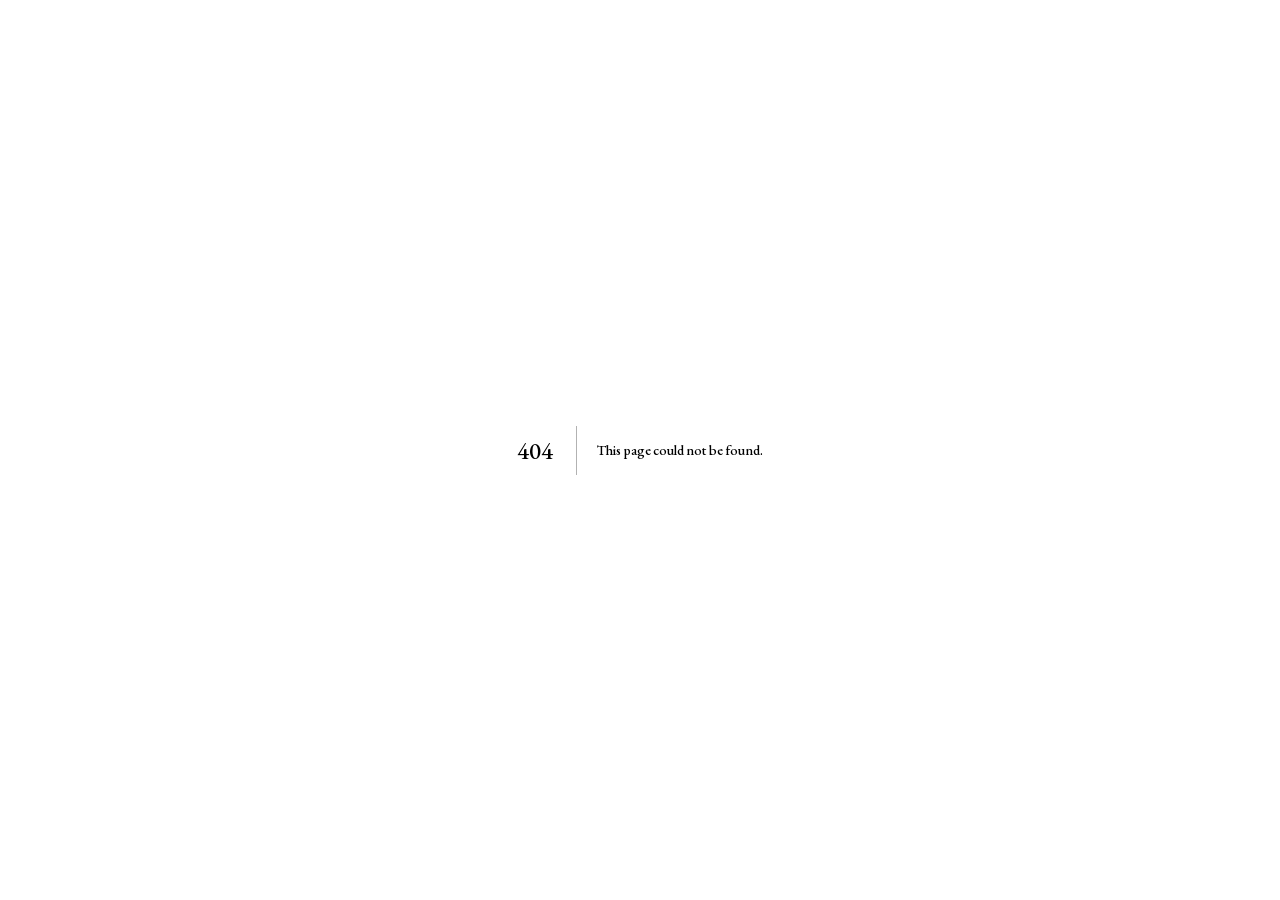
<file: 404/index.html>
<!DOCTYPE html><html lang="en" class="Zopp6W_variable ptkl8G_variable lMjmPq_variable"><head><meta charSet="utf-8"/><meta name="viewport" content="width=device-width, initial-scale=1"/><link rel="stylesheet" href="/_next/static/chunks/12t7ljzwaqmyi.css" data-precedence="next"/><link rel="preload" as="script" fetchPriority="low" href="/_next/static/chunks/1x6obpmlu1_c2.js"/><script src="/_next/static/chunks/2r4s4h5xul1n-.js" async=""></script><script src="/_next/static/chunks/3dmm3v_fq28gc.js" async=""></script><script src="/_next/static/chunks/1ar3ax_-2xzvy.js" async=""></script><script src="/_next/static/chunks/turbopack-3-ry682tkyiqk.js" async=""></script><script src="/_next/static/chunks/42onvq6nokjl2.js" async=""></script><meta name="robots" content="noindex"/><title>NoeticAI — a mind of your own, on your Mac</title><meta name="description" content="Noetic 1.0 is a private, self-improving AI that thinks, uses tools, and checks its own work, entirely on your Mac."/><link rel="icon" href="/favicon.ico?favicon.117ezoe8m31dk.ico" sizes="48x48" type="image/x-icon"/><meta name="next-size-adjust" content=""/><title>404: This page could not be found.</title><script src="/_next/static/chunks/0cz1d0mv5g_q7.js" noModule=""></script></head><body><div hidden=""><!--$--><!--/$--></div><div style="font-family:system-ui,&quot;Segoe UI&quot;,Roboto,Helvetica,Arial,sans-serif,&quot;Apple Color Emoji&quot;,&quot;Segoe UI Emoji&quot;;height:100vh;text-align:center;display:flex;flex-direction:column;align-items:center;justify-content:center"><div><style>body{color:#000;background:#fff;margin:0}.next-error-h1{border-right:1px solid rgba(0,0,0,.3)}@media (prefers-color-scheme:dark){body{color:#fff;background:#000}.next-error-h1{border-right:1px solid rgba(255,255,255,.3)}}</style><h1 class="next-error-h1" style="display:inline-block;margin:0 20px 0 0;padding:0 23px 0 0;font-size:24px;font-weight:500;vertical-align:top;line-height:49px">404</h1><div style="display:inline-block"><h2 style="font-size:14px;font-weight:400;line-height:49px;margin:0">This page could not be found.</h2></div></div></div><!--$--><!--/$--><script id="_R_">(globalThis["TURBOPACK"] || (globalThis["TURBOPACK"] = [])).push({"otherChunks":["static/chunks/1x6obpmlu1_c2.js","static/chunks/2r4s4h5xul1n-.js","static/chunks/3dmm3v_fq28gc.js","static/chunks/1ar3ax_-2xzvy.js"],"runtimeModuleIds":[94553]});</script><script src="/_next/static/chunks/1x6obpmlu1_c2.js" async=""></script><script>(self.__next_f=self.__next_f||[]).push([0])</script><script>self.__next_f.push([1,"1:\"$Sreact.fragment\"\n2:\"/_next/static/chunks/42onvq6nokjl2.js\"\n3:I[39756,[\"$2\"],\"default\"]\n4:I[37457,[\"$2\"],\"default\"]\n8:I[97367,[\"$2\"],\"OutletBoundary\"]\n9:\"$Sreact.suspense\"\nb:\"ViewportBoundary\"\nc:I[97367,[\"$2\"],\"$b\"]\ne:\"MetadataBoundary\"\nf:I[97367,[\"$2\"],\"$e\"]\n11:I[68027,[\"$2\"],\"default\",1]\n:HL[\"/_next/static/chunks/12t7ljzwaqmyi.css\",\"style\"]\n6:X\n7:[[\"children\",{\"s\":\"__PAGE__\",\"h\":512,\"d\":{\"r\":[\"$\",\"$1\",\"c\",{\"children\":[[[\"$\",\"title\",null,{\"children\":\"404: This page could not be found.\"}],[\"$\",\"div\",null,{\"style\":\"$0:t:t:d:r:props:children:1:props:children:props:children:props:notFound:0:1:props:style\",\"children\":[\"$\",\"div\",null,{\"children\":[[\"$\",\"style\",null,{\"dangerouslySetInnerHTML\":{\"__html\":\"body{color:#000;background:#fff;margin:0}.next-error-h1{border-right:1px solid rgba(0,0,0,.3)}@media (prefers-color-scheme:dark){body{color:#fff;background:#000}.next-error-h1{border-right:1px solid rgba(255,255,255,.3)}}\"}}],[\"$\",\"h1\",null,{\"className\":\"next-error-h1\",\"style\":\"$0:t:t:d:r:props:children:1:props:children:props:children:props:notFound:0:1:props:children:props:children:1:props:style\",\"children\":404}],[\"$\",\"div\",null,{\"style\":\"$0:t:t:d:r:props:children:1:props:children:props:children:props:notFound:0:1:props:children:props:children:2:props:style\",\"children\":[\"$\",\"h2\",null,{\"style\":\"$0:t:t:d:r:props:children:1:props:children:props:children:props:notFound:0:1:props:children:props:children:2:props:children:props:style\",\"children\":\"This page could not be found.\"}]}]]}]}]],null,[\"$\",\"$L8\",null,{\"children\":[\"$\",\"$9\",null,{\"name\":\"Next.MetadataOutlet\",\"children\":\"$@a\"}]}]]}],\"p\":false,\"v\":null}}]]\n5:[[\"children\",{\"s\":\"/_not-found\",\"h\":512,\"d\":{\"r\":[\"$\",\"$1\",\"c\",{\"children\":[null,[\"$\",\"$L3\",null,{\"parallelRouterKey\":\"children\",\"error\":\"$undefined\",\"errorStyles\":\"$undefined\",\"errorScripts\":\"$undefined\",\"template\":[\"$\",\"$L4\",null,{}],\"templateStyles\":\"$undefined\",\"templateScripts\":\"$undefined\",\"notFound\":\"$undefined\",\"forbidden\":\"$undefined\",\"unauthorized\":\"$undefined\"}]]}],\"p\":false,\"v\":\"$6\"},\"c\":\"$Q7\"}]]\n0:{\"P\":null,\"c\":[\"\",\"_not-found\",\"\"],\"q\":\"\",\"i\":false,\"t\":{\"t\":{\"s\":\"\",\"h\":528,\"d\":{\"r\":[\"$\",\"$1\",\"c\",{\"children\":[[[\"$\",\"link\",\"0\",{\"rel\":\"stylesheet\",\"href\":\"/_next/static/chunks/12t7ljzwaqmyi.css\",\"precedence\":\"next\",\"crossOrigin\":\"$undefined\",\"nonce\":\"$undefined\"}],[\"$\",\"script\",\"script-0\",{\"src\":\"/_next/static/chunks/42onvq6nokjl2.js\",\"async\":true,\"nonce\":\"$undefined\"}]],[\"$\",\"html\",null,{\"lang\":\"en\",\"className\":\"Zopp6W_variable ptkl8G_variable lMjmPq_variable\",\"children\":[\"$\",\"body\",null,{\"children\":[\"$\",\"$L3\",null,{\"parallelRouterKey\":\"children\",\"error\":\"$undefined\",\"errorStyles\":\"$undefined\",\"errorScripts\":\"$undefined\",\"template\":[\"$\",\"$L4\",null,{}],\"templateStyles\":\"$undefined\",\"templateScripts\":\"$undefined\",\"notFound\":[[[\"$\",\"title\",null,{\"children\":\"404: This page could not be found.\"}],[\"$\",\"div\",null,{\"style\":{\"fontFamily\":\"system-ui,\\\"Segoe UI\\\",Roboto,Helvetica,Arial,sans-serif,\\\"Apple Color Emoji\\\",\\\"Segoe UI Emoji\\\"\",\"height\":\"100vh\",\"textAlign\":\"center\",\"display\":\"flex\",\"flexDirection\":\"column\",\"alignItems\":\"center\",\"justifyContent\":\"center\"},\"children\":[\"$\",\"div\",null,{\"children\":[[\"$\",\"style\",null,{\"dangerouslySetInnerHTML\":{\"__html\":\"body{color:#000;background:#fff;margin:0}.next-error-h1{border-right:1px solid rgba(0,0,0,.3)}@media (prefers-color-scheme:dark){body{color:#fff;background:#000}.next-error-h1{border-right:1px solid rgba(255,255,255,.3)}}\"}}],[\"$\",\"h1\",null,{\"className\":\"next-error-h1\",\"style\":{\"display\":\"inline-block\",\"margin\":\"0 20px 0 0\",\"padding\":\"0 23px 0 0\",\"fontSize\":24,\"fontWeight\":500,\"verticalAlign\":\"top\",\"lineHeight\":\"49px\"},\"children\":404}],[\"$\",\"div\",null,{\"style\":{\"display\":\"inline-block\"},\"children\":[\"$\",\"h2\",null,{\"style\":{\"fontSize\":14,\"fontWeight\":400,\"lineHeight\":\"49px\",\"margin\":0},\"children\":\"This page could not be found.\"}]}]]}]}]],[]],\"forbidden\":\"$undefined\",\"unauthorized\":\"$undefined\"}]}]}]]}],\"p\":false,\"v\":null},\"c\":\"$Q5\"},\"h\":{\"r\":[\"$\",\"$1\",\"h\",{\"children\":[[\"$\",\"meta\",null,{\"name\":\"robots\",\"content\":\"noindex\"}],[\"$\",\"$Lc\",null,{\"children\":\"$Ld\"}],[\"$\",\"$Lf\",null,{\"children\":[[\"$\",\"div\",null,{\"hidden\":true,\"children\":[\"$\",\"$9\",null,{\"name\":\"Next.Metadata\",\"children\":\"$L10\"}]}],null]}],[\"$\",\"meta\",null,{\"name\":\"next-size-adjust\",\"content\":\"\"}]]}],\"p\":false,\"v\":null}},\"m\":\"$undefined\",\"G\":[\"$11\",[[\"$\",\"link\",\"0\",{\"rel\":\"stylesheet\",\"href\":\"/_next/static/chunks/12t7ljzwaqmyi.css\",\"precedence\":\"next\",\"crossOrigin\":\"$undefined\",\"nonce\":\"$undefined\"}]]],\"S\":true,\"r\":\"$undefined\",\"s\":\"$undefined\",\"a\":\"$undefined\",\"l\":\"$undefined\",\"p\":\"$undefined\",\"d\":\"$undefined\",\"b\":\"uKBWHKrFc-zntcll4cdq5\"}\n6:C\nd:[[\"$\",\"meta\",\"0\",{\"charSet\":\"utf-8\"}],[\"$\",\"meta\",\"1\",{\"name\":\"viewport\",\"content\":\"width=device-width, initial-scale=1\"}]]\n12:I[27201,[\"$2\"],\"IconMark\"]\na:null\n10:[[\"$\",\"title\",\"0\",{\"children\":\"NoeticAI — a mind of your own, on your Mac\"}],[\"$\",\"meta\",\"1\",{\"name\":\"description\",\"content\":\"Noetic 1.0 is a private, self-improving AI that thinks, uses tools, and checks its own work, entirely on your Mac.\"}],[\"$\",\"link\",\"2\",{\"rel\":\"icon\",\"href\":\"/favicon.ico?favicon.117ezoe8m31dk.ico\",\"sizes\":\"48x48\",\"type\":\"image/x-icon\"}],[\"$\",\"$L12\",\"3\",{}]]\n"])</script></body></html>
</file>
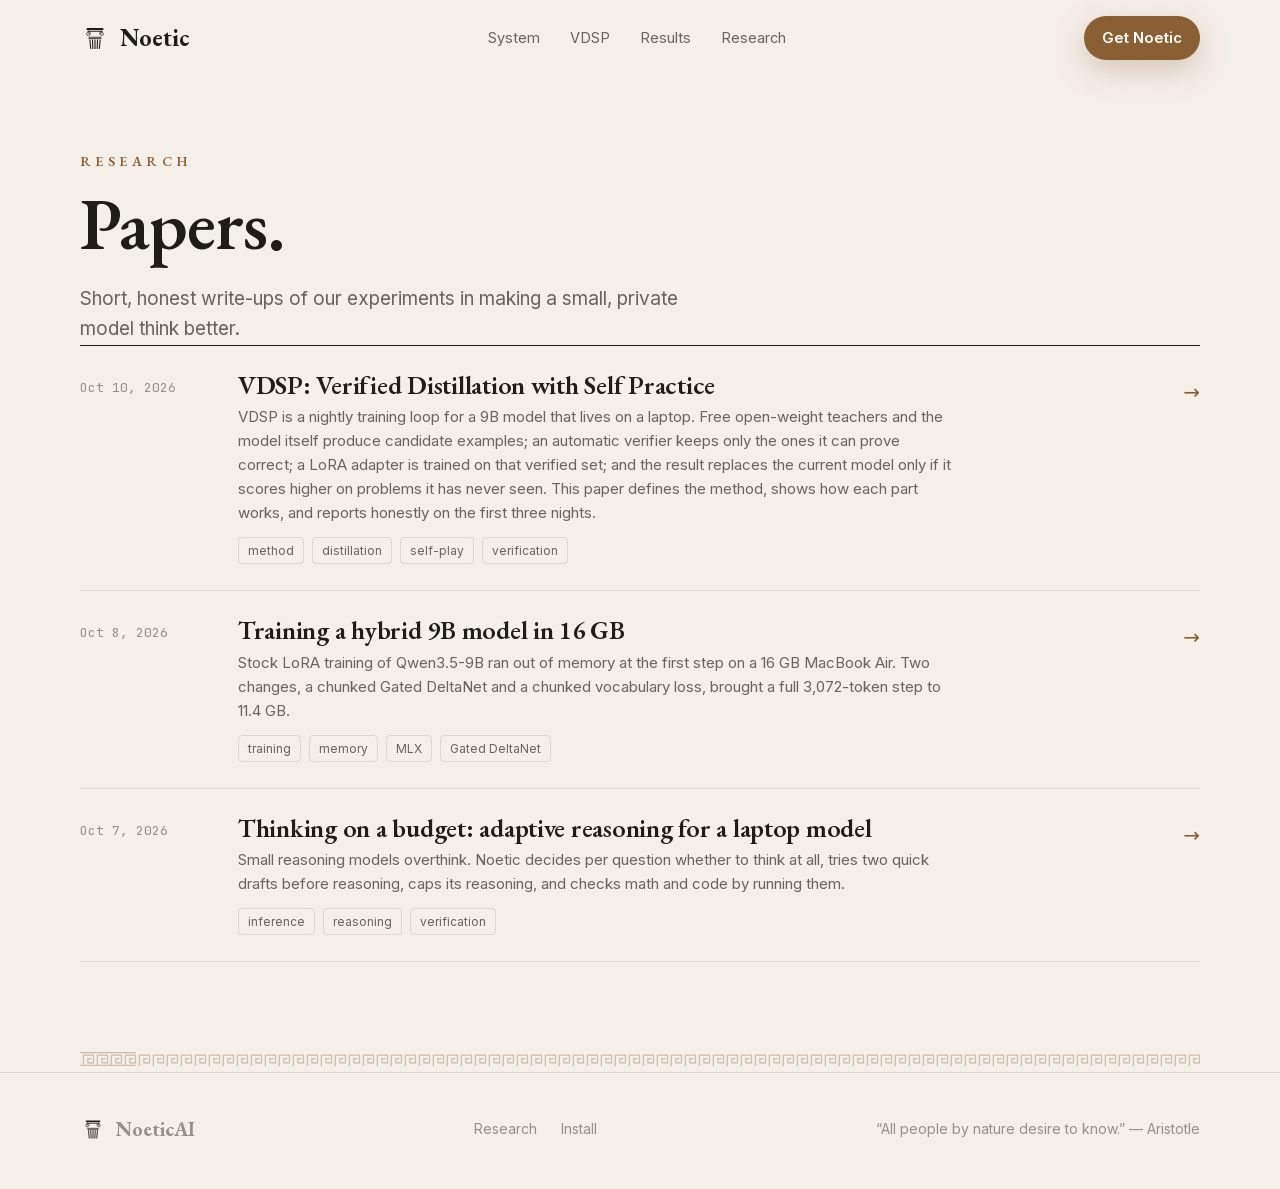
<file: research/index.html>
<!DOCTYPE html><html lang="en" class="Zopp6W_variable ptkl8G_variable lMjmPq_variable"><head><meta charSet="utf-8"/><meta name="viewport" content="width=device-width, initial-scale=1"/><link rel="preload" href="/_next/static/media/5476f68d60460930-s.p.2uwcyprjm3xu3.woff2" as="font" crossorigin="" type="font/woff2"/><link rel="preload" href="/_next/static/media/70bc3e132a0a741e-s.p.3t6q91iet4nsy.woff2" as="font" crossorigin="" type="font/woff2"/><link rel="preload" href="/_next/static/media/83afe278b6a6bb3c-s.p.2bn3s6zvc0dyp.woff2" as="font" crossorigin="" type="font/woff2"/><link rel="preload" href="/_next/static/media/e4505858a30c79c2-s.p.0tlhhw_qyyfys.woff2" as="font" crossorigin="" type="font/woff2"/><link rel="preload" href="/_next/static/media/e6c3b2b7c3a61f79-s.p.0y7p5r83eele4.woff2" as="font" crossorigin="" type="font/woff2"/><link rel="stylesheet" href="/_next/static/chunks/12t7ljzwaqmyi.css" data-precedence="next"/><link rel="preload" as="script" fetchPriority="low" href="/_next/static/chunks/1x6obpmlu1_c2.js"/><script src="/_next/static/chunks/2r4s4h5xul1n-.js" async=""></script><script src="/_next/static/chunks/3dmm3v_fq28gc.js" async=""></script><script src="/_next/static/chunks/1ar3ax_-2xzvy.js" async=""></script><script src="/_next/static/chunks/turbopack-3-ry682tkyiqk.js" async=""></script><script src="/_next/static/chunks/42onvq6nokjl2.js" async=""></script><script src="/_next/static/chunks/375918jdm9hy9.js" async=""></script><title>Research — NoeticAI</title><meta name="description" content="Noetic 1.0 is a private, self-improving AI that thinks, uses tools, and checks its own work, entirely on your Mac."/><link rel="icon" href="/favicon.ico?favicon.117ezoe8m31dk.ico" sizes="48x48" type="image/x-icon"/><meta name="next-size-adjust" content=""/><script src="/_next/static/chunks/0cz1d0mv5g_q7.js" noModule=""></script></head><body><div hidden=""><!--$--><!--/$--></div><header class="nav "><nav class="wrap" aria-label="Main navigation"><a class="brand" href="/"><svg width="30" height="30" viewBox="0 0 100 100" aria-hidden="true"><rect x="22" y="17" width="56" height="6.5" rx="2" fill="var(--ink)" style="transform-origin:50px 20px"></rect><path d="M27 27.5 L73 27.5" stroke-width="3.6" stroke="var(--ink)" stroke-linecap="round" stroke-linejoin="round" fill="none"></path><path d="M27.00,27.50 L27.78,27.60 L28.54,27.78 L29.27,28.02 L29.97,28.34 L30.63,28.72 L31.24,29.16 L31.80,29.65 L32.31,30.19 L32.75,30.78 L33.14,31.40 L33.45,32.05 L33.70,32.72 L33.88,33.41 L33.99,34.11 L34.04,34.81 L34.01,35.50 L33.91,36.18 L33.75,36.84 L33.53,37.48 L33.25,38.09 L32.91,38.66 L32.52,39.19 L32.08,39.67 L31.60,40.10 L31.09,40.49 L30.55,40.81 L29.98,41.08 L29.40,41.29 L28.80,41.43 L28.20,41.52 L27.60,41.55 L27.00,41.52 L26.42,41.43 L25.85,41.28 L25.31,41.08 L24.79,40.83 L24.31,40.53 L23.86,40.19 L23.46,39.81 L23.10,39.40 L22.78,38.96 L22.51,38.50 L22.30,38.01 L22.13,37.52 L22.01,37.01 L21.95,36.50 L21.94,36.00 L21.98,35.50 L22.06,35.01 L22.19,34.54 L22.37,34.10 L22.59,33.67 L22.84,33.28 L23.13,32.92 L23.45,32.59 L23.80,32.30 L24.17,32.05 L24.55,31.84 L24.95,31.67 L25.36,31.55 L25.78,31.46 L26.19,31.42 L26.60,31.43 L27.00,31.47 L27.39,31.55 L27.76,31.67 L28.12,31.82 L28.45,32.00 L28.75,32.22 L29.03,32.46 L29.28,32.72 L29.50,33.00 L29.69,33.30 L29.84,33.60 L29.95,33.92 L30.04,34.24 L30.09,34.56 L30.10,34.88 L30.09,35.20 L30.04,35.50" stroke-width="3.06" stroke="var(--ink)" stroke-linecap="round" stroke-linejoin="round" fill="none"></path><path d="M73.00,27.50 L72.22,27.60 L71.46,27.78 L70.73,28.02 L70.03,28.34 L69.37,28.72 L68.76,29.16 L68.20,29.65 L67.69,30.19 L67.25,30.78 L66.86,31.40 L66.55,32.05 L66.30,32.72 L66.12,33.41 L66.01,34.11 L65.96,34.81 L65.99,35.50 L66.09,36.18 L66.25,36.84 L66.47,37.48 L66.75,38.09 L67.09,38.66 L67.48,39.19 L67.92,39.67 L68.40,40.10 L68.91,40.49 L69.45,40.81 L70.02,41.08 L70.60,41.29 L71.20,41.43 L71.80,41.52 L72.40,41.55 L73.00,41.52 L73.58,41.43 L74.15,41.28 L74.69,41.08 L75.21,40.83 L75.69,40.53 L76.14,40.19 L76.54,39.81 L76.90,39.40 L77.22,38.96 L77.49,38.50 L77.70,38.01 L77.87,37.52 L77.99,37.01 L78.05,36.50 L78.06,36.00 L78.02,35.50 L77.94,35.01 L77.81,34.54 L77.63,34.10 L77.41,33.67 L77.16,33.28 L76.87,32.92 L76.55,32.59 L76.20,32.30 L75.83,32.05 L75.45,31.84 L75.05,31.67 L74.64,31.55 L74.22,31.46 L73.81,31.42 L73.40,31.43 L73.00,31.47 L72.61,31.55 L72.24,31.67 L71.88,31.82 L71.55,32.00 L71.25,32.22 L70.97,32.46 L70.72,32.72 L70.50,33.00 L70.31,33.30 L70.16,33.60 L70.05,33.92 L69.96,34.24 L69.91,34.56 L69.90,34.88 L69.91,35.20 L69.96,35.50" stroke-width="3.06" stroke="var(--ink)" stroke-linecap="round" stroke-linejoin="round" fill="none"></path><path d="M30 47.5 L70 47.5 M30 51.5 L70 51.5" stroke-width="2.7" stroke="var(--ink)" stroke-linecap="round" stroke-linejoin="round" fill="none"></path><path d="M33 56 L35.5 85" stroke-width="3.6" stroke="var(--ink)" stroke-linecap="round" stroke-linejoin="round" fill="none"></path><path d="M41.5 56 L42.75 85" stroke-width="3.6" stroke="var(--ink)" stroke-linecap="round" stroke-linejoin="round" fill="none"></path><path d="M50 56 L50 85" stroke-width="3.6" stroke="var(--ink)" stroke-linecap="round" stroke-linejoin="round" fill="none"></path><path d="M58.5 56 L57.25 85" stroke-width="3.6" stroke="var(--ink)" stroke-linecap="round" stroke-linejoin="round" fill="none"></path><path d="M67 56 L64.5 85" stroke-width="3.6" stroke="var(--ink)" stroke-linecap="round" stroke-linejoin="round" fill="none"></path></svg>Noetic</a><div class="nav-links"><a href="/#system">System</a><a href="/#vdsp">VDSP</a><a href="/#results">Results</a><a href="/research/">Research</a></div><a class="btn btn-primary" style="padding:10px 18px" href="/#install">Get Noetic</a></nav></header><main class="wrap" style="padding:150px 0 80px"><div style="opacity:0"><p class="eyebrow">Research</p></div><div style="opacity:0"><h1 class="section-title">Papers.</h1></div><div style="opacity:0"><p class="lede">Short, honest write-ups of our experiments in making a small, private model think better.</p></div><ol class="papers"><li><a class="paper" href="/research/vdsp/"><span class="date">Oct 10, 2026</span><span><h3>VDSP: Verified Distillation with Self Practice</h3><p>VDSP is a nightly training loop for a 9B model that lives on a laptop. Free open-weight teachers and the model itself produce candidate examples; an automatic verifier keeps only the ones it can prove correct; a LoRA adapter is trained on that verified set; and the result replaces the current model only if it scores higher on problems it has never seen. This paper defines the method, shows how each part works, and reports honestly on the first three nights.</p><span class="tags"><span class="tag">method</span><span class="tag">distillation</span><span class="tag">self-play</span><span class="tag">verification</span></span></span><span class="arrow" aria-hidden="true">→</span></a></li><li><a class="paper" href="/research/training-hybrid-models-in-16gb/"><span class="date">Oct 8, 2026</span><span><h3>Training a hybrid 9B model in 16 GB</h3><p>Stock LoRA training of Qwen3.5-9B ran out of memory at the first step on a 16 GB MacBook Air. Two changes, a chunked Gated DeltaNet and a chunked vocabulary loss, brought a full 3,072-token step to 11.4 GB.</p><span class="tags"><span class="tag">training</span><span class="tag">memory</span><span class="tag">MLX</span><span class="tag">Gated DeltaNet</span></span></span><span class="arrow" aria-hidden="true">→</span></a></li><li><a class="paper" href="/research/thinking-on-a-budget/"><span class="date">Oct 7, 2026</span><span><h3>Thinking on a budget: adaptive reasoning for a laptop model</h3><p>Small reasoning models overthink. Noetic decides per question whether to think at all, tries two quick drafts before reasoning, caps its reasoning, and checks math and code by running them.</p><span class="tags"><span class="tag">inference</span><span class="tag">reasoning</span><span class="tag">verification</span></span></span><span class="arrow" aria-hidden="true">→</span></a></li></ol></main><div class="wrap" style="margin-top:10px;margin-bottom:6px"><svg width="100%" height="14" viewBox="0 0 1200 14" preserveAspectRatio="xMidYMid slice" style="display:block;opacity:0.35" aria-hidden="true"><path d="M0 0.7 H1200 M0 13.3 H1200 M1.4 13.3 L1.4 3.1 L11.5 3.1 L11.5 10.9 L5.9 10.9 L5.9 6.7 L8.7 6.7 M15.4 13.3 L15.4 3.1 L25.5 3.1 L25.5 10.9 L19.9 10.9 L19.9 6.7 L22.7 6.7 M29.4 13.3 L29.4 3.1 L39.5 3.1 L39.5 10.9 L33.9 10.9 L33.9 6.7 L36.7 6.7 M43.4 13.3 L43.4 3.1 L53.5 3.1 L53.5 10.9 L47.9 10.9 L47.9 6.7 L50.7 6.7 M57.4 13.3 L57.4 3.1 L67.5 3.1 L67.5 10.9 L61.9 10.9 L61.9 6.7 L64.7 6.7 M71.4 13.3 L71.4 3.1 L81.5 3.1 L81.5 10.9 L75.9 10.9 L75.9 6.7 L78.7 6.7 M85.4 13.3 L85.4 3.1 L95.5 3.1 L95.5 10.9 L89.9 10.9 L89.9 6.7 L92.7 6.7 M99.4 13.3 L99.4 3.1 L109.5 3.1 L109.5 10.9 L103.9 10.9 L103.9 6.7 L106.7 6.7 M113.4 13.3 L113.4 3.1 L123.5 3.1 L123.5 10.9 L117.9 10.9 L117.9 6.7 L120.7 6.7 M127.4 13.3 L127.4 3.1 L137.5 3.1 L137.5 10.9 L131.9 10.9 L131.9 6.7 L134.7 6.7 M141.4 13.3 L141.4 3.1 L151.5 3.1 L151.5 10.9 L145.9 10.9 L145.9 6.7 L148.7 6.7 M155.4 13.3 L155.4 3.1 L165.5 3.1 L165.5 10.9 L159.9 10.9 L159.9 6.7 L162.7 6.7 M169.4 13.3 L169.4 3.1 L179.5 3.1 L179.5 10.9 L173.9 10.9 L173.9 6.7 L176.7 6.7 M183.4 13.3 L183.4 3.1 L193.5 3.1 L193.5 10.9 L187.9 10.9 L187.9 6.7 L190.7 6.7 M197.4 13.3 L197.4 3.1 L207.5 3.1 L207.5 10.9 L201.9 10.9 L201.9 6.7 L204.7 6.7 M211.4 13.3 L211.4 3.1 L221.5 3.1 L221.5 10.9 L215.9 10.9 L215.9 6.7 L218.7 6.7 M225.4 13.3 L225.4 3.1 L235.5 3.1 L235.5 10.9 L229.9 10.9 L229.9 6.7 L232.7 6.7 M239.4 13.3 L239.4 3.1 L249.5 3.1 L249.5 10.9 L243.9 10.9 L243.9 6.7 L246.7 6.7 M253.4 13.3 L253.4 3.1 L263.5 3.1 L263.5 10.9 L257.9 10.9 L257.9 6.7 L260.7 6.7 M267.4 13.3 L267.4 3.1 L277.5 3.1 L277.5 10.9 L271.9 10.9 L271.9 6.7 L274.7 6.7 M281.4 13.3 L281.4 3.1 L291.5 3.1 L291.5 10.9 L285.9 10.9 L285.9 6.7 L288.7 6.7 M295.4 13.3 L295.4 3.1 L305.5 3.1 L305.5 10.9 L299.9 10.9 L299.9 6.7 L302.7 6.7 M309.4 13.3 L309.4 3.1 L319.5 3.1 L319.5 10.9 L313.9 10.9 L313.9 6.7 L316.7 6.7 M323.4 13.3 L323.4 3.1 L333.5 3.1 L333.5 10.9 L327.9 10.9 L327.9 6.7 L330.7 6.7 M337.4 13.3 L337.4 3.1 L347.5 3.1 L347.5 10.9 L341.9 10.9 L341.9 6.7 L344.7 6.7 M351.4 13.3 L351.4 3.1 L361.5 3.1 L361.5 10.9 L355.9 10.9 L355.9 6.7 L358.7 6.7 M365.4 13.3 L365.4 3.1 L375.5 3.1 L375.5 10.9 L369.9 10.9 L369.9 6.7 L372.7 6.7 M379.4 13.3 L379.4 3.1 L389.5 3.1 L389.5 10.9 L383.9 10.9 L383.9 6.7 L386.7 6.7 M393.4 13.3 L393.4 3.1 L403.5 3.1 L403.5 10.9 L397.9 10.9 L397.9 6.7 L400.7 6.7 M407.4 13.3 L407.4 3.1 L417.5 3.1 L417.5 10.9 L411.9 10.9 L411.9 6.7 L414.7 6.7 M421.4 13.3 L421.4 3.1 L431.5 3.1 L431.5 10.9 L425.9 10.9 L425.9 6.7 L428.7 6.7 M435.4 13.3 L435.4 3.1 L445.5 3.1 L445.5 10.9 L439.9 10.9 L439.9 6.7 L442.7 6.7 M449.4 13.3 L449.4 3.1 L459.5 3.1 L459.5 10.9 L453.9 10.9 L453.9 6.7 L456.7 6.7 M463.4 13.3 L463.4 3.1 L473.5 3.1 L473.5 10.9 L467.9 10.9 L467.9 6.7 L470.7 6.7 M477.4 13.3 L477.4 3.1 L487.5 3.1 L487.5 10.9 L481.9 10.9 L481.9 6.7 L484.7 6.7 M491.4 13.3 L491.4 3.1 L501.5 3.1 L501.5 10.9 L495.9 10.9 L495.9 6.7 L498.7 6.7 M505.4 13.3 L505.4 3.1 L515.5 3.1 L515.5 10.9 L509.9 10.9 L509.9 6.7 L512.7 6.7 M519.4 13.3 L519.4 3.1 L529.5 3.1 L529.5 10.9 L523.9 10.9 L523.9 6.7 L526.7 6.7 M533.4 13.3 L533.4 3.1 L543.5 3.1 L543.5 10.9 L537.9 10.9 L537.9 6.7 L540.7 6.7 M547.4 13.3 L547.4 3.1 L557.5 3.1 L557.5 10.9 L551.9 10.9 L551.9 6.7 L554.7 6.7 M561.4 13.3 L561.4 3.1 L571.5 3.1 L571.5 10.9 L565.9 10.9 L565.9 6.7 L568.7 6.7 M575.4 13.3 L575.4 3.1 L585.5 3.1 L585.5 10.9 L579.9 10.9 L579.9 6.7 L582.7 6.7 M589.4 13.3 L589.4 3.1 L599.5 3.1 L599.5 10.9 L593.9 10.9 L593.9 6.7 L596.7 6.7 M603.4 13.3 L603.4 3.1 L613.5 3.1 L613.5 10.9 L607.9 10.9 L607.9 6.7 L610.7 6.7 M617.4 13.3 L617.4 3.1 L627.5 3.1 L627.5 10.9 L621.9 10.9 L621.9 6.7 L624.7 6.7 M631.4 13.3 L631.4 3.1 L641.5 3.1 L641.5 10.9 L635.9 10.9 L635.9 6.7 L638.7 6.7 M645.4 13.3 L645.4 3.1 L655.5 3.1 L655.5 10.9 L649.9 10.9 L649.9 6.7 L652.7 6.7 M659.4 13.3 L659.4 3.1 L669.5 3.1 L669.5 10.9 L663.9 10.9 L663.9 6.7 L666.7 6.7 M673.4 13.3 L673.4 3.1 L683.5 3.1 L683.5 10.9 L677.9 10.9 L677.9 6.7 L680.7 6.7 M687.4 13.3 L687.4 3.1 L697.5 3.1 L697.5 10.9 L691.9 10.9 L691.9 6.7 L694.7 6.7 M701.4 13.3 L701.4 3.1 L711.5 3.1 L711.5 10.9 L705.9 10.9 L705.9 6.7 L708.7 6.7 M715.4 13.3 L715.4 3.1 L725.5 3.1 L725.5 10.9 L719.9 10.9 L719.9 6.7 L722.7 6.7 M729.4 13.3 L729.4 3.1 L739.5 3.1 L739.5 10.9 L733.9 10.9 L733.9 6.7 L736.7 6.7 M743.4 13.3 L743.4 3.1 L753.5 3.1 L753.5 10.9 L747.9 10.9 L747.9 6.7 L750.7 6.7 M757.4 13.3 L757.4 3.1 L767.5 3.1 L767.5 10.9 L761.9 10.9 L761.9 6.7 L764.7 6.7 M771.4 13.3 L771.4 3.1 L781.5 3.1 L781.5 10.9 L775.9 10.9 L775.9 6.7 L778.7 6.7 M785.4 13.3 L785.4 3.1 L795.5 3.1 L795.5 10.9 L789.9 10.9 L789.9 6.7 L792.7 6.7 M799.4 13.3 L799.4 3.1 L809.5 3.1 L809.5 10.9 L803.9 10.9 L803.9 6.7 L806.7 6.7 M813.4 13.3 L813.4 3.1 L823.5 3.1 L823.5 10.9 L817.9 10.9 L817.9 6.7 L820.7 6.7 M827.4 13.3 L827.4 3.1 L837.5 3.1 L837.5 10.9 L831.9 10.9 L831.9 6.7 L834.7 6.7 M841.4 13.3 L841.4 3.1 L851.5 3.1 L851.5 10.9 L845.9 10.9 L845.9 6.7 L848.7 6.7 M855.4 13.3 L855.4 3.1 L865.5 3.1 L865.5 10.9 L859.9 10.9 L859.9 6.7 L862.7 6.7 M869.4 13.3 L869.4 3.1 L879.5 3.1 L879.5 10.9 L873.9 10.9 L873.9 6.7 L876.7 6.7 M883.4 13.3 L883.4 3.1 L893.5 3.1 L893.5 10.9 L887.9 10.9 L887.9 6.7 L890.7 6.7 M897.4 13.3 L897.4 3.1 L907.5 3.1 L907.5 10.9 L901.9 10.9 L901.9 6.7 L904.7 6.7 M911.4 13.3 L911.4 3.1 L921.5 3.1 L921.5 10.9 L915.9 10.9 L915.9 6.7 L918.7 6.7 M925.4 13.3 L925.4 3.1 L935.5 3.1 L935.5 10.9 L929.9 10.9 L929.9 6.7 L932.7 6.7 M939.4 13.3 L939.4 3.1 L949.5 3.1 L949.5 10.9 L943.9 10.9 L943.9 6.7 L946.7 6.7 M953.4 13.3 L953.4 3.1 L963.5 3.1 L963.5 10.9 L957.9 10.9 L957.9 6.7 L960.7 6.7 M967.4 13.3 L967.4 3.1 L977.5 3.1 L977.5 10.9 L971.9 10.9 L971.9 6.7 L974.7 6.7 M981.4 13.3 L981.4 3.1 L991.5 3.1 L991.5 10.9 L985.9 10.9 L985.9 6.7 L988.7 6.7 M995.4 13.3 L995.4 3.1 L1005.5 3.1 L1005.5 10.9 L999.9 10.9 L999.9 6.7 L1002.7 6.7 M1009.4 13.3 L1009.4 3.1 L1019.5 3.1 L1019.5 10.9 L1013.9 10.9 L1013.9 6.7 L1016.7 6.7 M1023.4 13.3 L1023.4 3.1 L1033.5 3.1 L1033.5 10.9 L1027.9 10.9 L1027.9 6.7 L1030.7 6.7 M1037.4 13.3 L1037.4 3.1 L1047.5 3.1 L1047.5 10.9 L1041.9 10.9 L1041.9 6.7 L1044.7 6.7 M1051.4 13.3 L1051.4 3.1 L1061.5 3.1 L1061.5 10.9 L1055.9 10.9 L1055.9 6.7 L1058.7 6.7 M1065.4 13.3 L1065.4 3.1 L1075.5 3.1 L1075.5 10.9 L1069.9 10.9 L1069.9 6.7 L1072.7 6.7 M1079.4 13.3 L1079.4 3.1 L1089.5 3.1 L1089.5 10.9 L1083.9 10.9 L1083.9 6.7 L1086.7 6.7 M1093.4 13.3 L1093.4 3.1 L1103.5 3.1 L1103.5 10.9 L1097.9 10.9 L1097.9 6.7 L1100.7 6.7 M1107.4 13.3 L1107.4 3.1 L1117.5 3.1 L1117.5 10.9 L1111.9 10.9 L1111.9 6.7 L1114.7 6.7 M1121.4 13.3 L1121.4 3.1 L1131.5 3.1 L1131.5 10.9 L1125.9 10.9 L1125.9 6.7 L1128.7 6.7 M1135.4 13.3 L1135.4 3.1 L1145.5 3.1 L1145.5 10.9 L1139.9 10.9 L1139.9 6.7 L1142.7 6.7 M1149.4 13.3 L1149.4 3.1 L1159.5 3.1 L1159.5 10.9 L1153.9 10.9 L1153.9 6.7 L1156.7 6.7 M1163.4 13.3 L1163.4 3.1 L1173.5 3.1 L1173.5 10.9 L1167.9 10.9 L1167.9 6.7 L1170.7 6.7 M1177.4 13.3 L1177.4 3.1 L1187.5 3.1 L1187.5 10.9 L1181.9 10.9 L1181.9 6.7 L1184.7 6.7" fill="none" stroke="var(--bronze)" stroke-width="1.176" stroke-linecap="square" pathLength="1" stroke-dashoffset="0" stroke-dasharray="0 1"></path></svg></div><footer><div class="wrap"><div class="brand" style="font-size:20px"><svg width="26" height="26" viewBox="0 0 100 100" aria-hidden="true"><rect x="22" y="17" width="56" height="6.5" rx="2" fill="var(--ink)" style="transform-origin:50px 20px"></rect><path d="M27 27.5 L73 27.5" stroke-width="3.6" stroke="var(--ink)" stroke-linecap="round" stroke-linejoin="round" fill="none"></path><path d="M27.00,27.50 L27.78,27.60 L28.54,27.78 L29.27,28.02 L29.97,28.34 L30.63,28.72 L31.24,29.16 L31.80,29.65 L32.31,30.19 L32.75,30.78 L33.14,31.40 L33.45,32.05 L33.70,32.72 L33.88,33.41 L33.99,34.11 L34.04,34.81 L34.01,35.50 L33.91,36.18 L33.75,36.84 L33.53,37.48 L33.25,38.09 L32.91,38.66 L32.52,39.19 L32.08,39.67 L31.60,40.10 L31.09,40.49 L30.55,40.81 L29.98,41.08 L29.40,41.29 L28.80,41.43 L28.20,41.52 L27.60,41.55 L27.00,41.52 L26.42,41.43 L25.85,41.28 L25.31,41.08 L24.79,40.83 L24.31,40.53 L23.86,40.19 L23.46,39.81 L23.10,39.40 L22.78,38.96 L22.51,38.50 L22.30,38.01 L22.13,37.52 L22.01,37.01 L21.95,36.50 L21.94,36.00 L21.98,35.50 L22.06,35.01 L22.19,34.54 L22.37,34.10 L22.59,33.67 L22.84,33.28 L23.13,32.92 L23.45,32.59 L23.80,32.30 L24.17,32.05 L24.55,31.84 L24.95,31.67 L25.36,31.55 L25.78,31.46 L26.19,31.42 L26.60,31.43 L27.00,31.47 L27.39,31.55 L27.76,31.67 L28.12,31.82 L28.45,32.00 L28.75,32.22 L29.03,32.46 L29.28,32.72 L29.50,33.00 L29.69,33.30 L29.84,33.60 L29.95,33.92 L30.04,34.24 L30.09,34.56 L30.10,34.88 L30.09,35.20 L30.04,35.50" stroke-width="3.06" stroke="var(--ink)" stroke-linecap="round" stroke-linejoin="round" fill="none"></path><path d="M73.00,27.50 L72.22,27.60 L71.46,27.78 L70.73,28.02 L70.03,28.34 L69.37,28.72 L68.76,29.16 L68.20,29.65 L67.69,30.19 L67.25,30.78 L66.86,31.40 L66.55,32.05 L66.30,32.72 L66.12,33.41 L66.01,34.11 L65.96,34.81 L65.99,35.50 L66.09,36.18 L66.25,36.84 L66.47,37.48 L66.75,38.09 L67.09,38.66 L67.48,39.19 L67.92,39.67 L68.40,40.10 L68.91,40.49 L69.45,40.81 L70.02,41.08 L70.60,41.29 L71.20,41.43 L71.80,41.52 L72.40,41.55 L73.00,41.52 L73.58,41.43 L74.15,41.28 L74.69,41.08 L75.21,40.83 L75.69,40.53 L76.14,40.19 L76.54,39.81 L76.90,39.40 L77.22,38.96 L77.49,38.50 L77.70,38.01 L77.87,37.52 L77.99,37.01 L78.05,36.50 L78.06,36.00 L78.02,35.50 L77.94,35.01 L77.81,34.54 L77.63,34.10 L77.41,33.67 L77.16,33.28 L76.87,32.92 L76.55,32.59 L76.20,32.30 L75.83,32.05 L75.45,31.84 L75.05,31.67 L74.64,31.55 L74.22,31.46 L73.81,31.42 L73.40,31.43 L73.00,31.47 L72.61,31.55 L72.24,31.67 L71.88,31.82 L71.55,32.00 L71.25,32.22 L70.97,32.46 L70.72,32.72 L70.50,33.00 L70.31,33.30 L70.16,33.60 L70.05,33.92 L69.96,34.24 L69.91,34.56 L69.90,34.88 L69.91,35.20 L69.96,35.50" stroke-width="3.06" stroke="var(--ink)" stroke-linecap="round" stroke-linejoin="round" fill="none"></path><path d="M30 47.5 L70 47.5 M30 51.5 L70 51.5" stroke-width="2.7" stroke="var(--ink)" stroke-linecap="round" stroke-linejoin="round" fill="none"></path><path d="M33 56 L35.5 85" stroke-width="3.6" stroke="var(--ink)" stroke-linecap="round" stroke-linejoin="round" fill="none"></path><path d="M41.5 56 L42.75 85" stroke-width="3.6" stroke="var(--ink)" stroke-linecap="round" stroke-linejoin="round" fill="none"></path><path d="M50 56 L50 85" stroke-width="3.6" stroke="var(--ink)" stroke-linecap="round" stroke-linejoin="round" fill="none"></path><path d="M58.5 56 L57.25 85" stroke-width="3.6" stroke="var(--ink)" stroke-linecap="round" stroke-linejoin="round" fill="none"></path><path d="M67 56 L64.5 85" stroke-width="3.6" stroke="var(--ink)" stroke-linecap="round" stroke-linejoin="round" fill="none"></path></svg>NoeticAI</div><div style="display:flex;gap:24px"><a href="/research/">Research</a><a href="/#install">Install</a></div><div>“All people by nature desire to know.” — Aristotle</div></div></footer><!--$--><!--/$--><script id="_R_">(globalThis["TURBOPACK"] || (globalThis["TURBOPACK"] = [])).push({"otherChunks":["static/chunks/1x6obpmlu1_c2.js","static/chunks/2r4s4h5xul1n-.js","static/chunks/3dmm3v_fq28gc.js","static/chunks/1ar3ax_-2xzvy.js"],"runtimeModuleIds":[94553]});</script><script src="/_next/static/chunks/1x6obpmlu1_c2.js" async=""></script><script>(self.__next_f=self.__next_f||[]).push([0])</script><script>self.__next_f.push([1,"1:\"$Sreact.fragment\"\n2:\"/_next/static/chunks/42onvq6nokjl2.js\"\n3:I[39756,[\"$2\"],\"default\"]\n4:I[37457,[\"$2\"],\"default\"]\n8:\"/_next/static/chunks/375918jdm9hy9.js\"\n9:I[42724,[\"$2\",\"$8\"],\"default\"]\na:I[92953,[\"$2\",\"$8\"],\"Reveal\"]\nb:I[22016,[\"$2\",\"$8\"],\"\"]\n14:\"ViewportBoundary\"\n15:I[97367,[\"$2\"],\"$14\"]\n17:\"MetadataBoundary\"\n18:I[97367,[\"$2\"],\"$17\"]\n19:\"$Sreact.suspense\"\n1b:I[68027,[\"$2\"],\"default\",1]\n:HL[\"/_next/static/chunks/12t7ljzwaqmyi.css\",\"style\"]\n:HL[\"/_next/static/media/5476f68d60460930-s.p.2uwcyprjm3xu3.woff2\",\"font\",{\"crossOrigin\":\"\",\"type\":\"font/woff2\"}]\n:HL[\"/_next/static/media/70bc3e132a0a741e-s.p.3t6q91iet4nsy.woff2\",\"font\",{\"crossOrigin\":\"\",\"type\":\"font/woff2\"}]\n:HL[\"/_next/static/media/83afe278b6a6bb3c-s.p.2bn3s6zvc0dyp.woff2\",\"font\",{\"crossOrigin\":\"\",\"type\":\"font/woff2\"}]\n:HL[\"/_next/static/media/e4505858a30c79c2-s.p.0tlhhw_qyyfys.woff2\",\"font\",{\"crossOrigin\":\"\",\"type\":\"font/woff2\"}]\n:HL[\"/_next/static/media/e6c3b2b7c3a61f79-s.p.0y7p5r83eele4.woff2\",\"font\",{\"crossOrigin\":\"\",\"type\":\"font/woff2\"}]\n6:X\n7:[[\"children\",{\"s\":\"__PAGE__\",\"h\":512,\"d\":{\"r\":[\"$\",\"$1\",\"c\",{\"children\":[[[\"$\",\"$L9\",null,{}],[\"$\",\"main\",null,{\"className\":\"wrap\",\"style\":{\"padding\":\"150px 0 80px\"},\"children\":[[\"$\",\"$La\",null,{\"children\":[\"$\",\"p\",null,{\"className\":\"eyebrow\",\"children\":\"Research\"}]}],[\"$\",\"$La\",null,{\"children\":[\"$\",\"h1\",null,{\"className\":\"section-title\",\"children\":\"Papers.\"}]}],[\"$\",\"$La\",null,{\"children\":[\"$\",\"p\",null,{\"className\":\"lede\",\"children\":\"Short, honest write-ups of our experiments in making a small, private model think better.\"}]}],[\"$\",\"ol\",null,{\"className\":\"papers\",\"children\":[[\"$\",\"li\",\"vdsp\",{\"children\":[\"$\",\"$Lb\",null,{\"href\":\"/research/vdsp\",\"className\":\"paper\",\"children\":[[\"$\",\"span\",null,{\"className\":\"date\",\"children\":\"Oct 10, 2026\"}],[\"$\",\"span\",null,{\"children\":[[\"$\",\"h3\",null,{\"children\":\"VDSP: Verified Distillation with Self Practice\"}],[\"$\",\"p\",null,{\"children\":\"VDSP is a nightly training loop for a 9B model that lives on a laptop. Free open-weight teachers and the model itself produce candidate examples; an automatic verifier keeps only the ones it can prove correct; a LoRA adapter is trained on that verified set; and the result replaces the current model only if it scores higher on problems it has never seen. This paper defines the method, shows how each part works, and reports honestly on the first three nights.\"}],[\"$\",\"span\",null,{\"className\":\"tags\",\"children\":[[\"$\",\"span\",\"method\",{\"className\":\"tag\",\"children\":\"method\"}],[\"$\",\"span\",\"distillation\",{\"className\":\"tag\",\"children\":\"distillation\"}],[\"$\",\"span\",\"self-play\",{\"className\":\"tag\",\"children\":\"self-play\"}],[\"$\",\"span\",\"verification\",{\"className\":\"tag\",\"children\":\"verification\"}]]}]]}],[\"$\",\"span\",null,{\"className\":\"arrow\",\"aria-hidden\":\"true\",\"children\":\"→\"}]]}]}],[\"$\",\"li\",\"training-hybrid-models-in-16gb\",{\"children\":[\"$\",\"$Lb\",null,{\"href\":\"/research/training-hybrid-models-in-16gb\",\"className\":\"paper\",\"children\":[[\"$\",\"span\",null,{\"className\":\"date\",\"children\":\"Oct 8, 2026\"}],[\"$\",\"span\",null,{\"children\":[[\"$\",\"h3\",null,{\"children\":\"Training a hybrid 9B model in 16 GB\"}],[\"$\",\"p\",null,{\"children\":\"Stock LoRA training of Qwen3.5-9B ran out of memory at the first step on a 16 GB MacBook Air. Two changes, a chunked Gated DeltaNet and a chunked vocabulary loss, brought a full 3,072-token step to 11.4 GB.\"}],[\"$\",\"span\",null,{\"className\":\"tags\",\"children\":[[\"$\",\"span\",\"training\",{\"className\":\"tag\",\"children\":\"training\"}],\"$Lc\",\"$Ld\",\"$Le\"]}]]}],\"$Lf\"]}]}],\"$L10\"]}]]}],\"$L11\"],[\"$L12\"],\"$L13\"]}],\"p\":false,\"v\":null}}]]\n5:[[\"children\",{\"s\":\"research\",\"h\":512,\"d\":{\"r\":[\"$\",\"$1\",\"c\",{\"children\":[null,[\"$\",\"$L3\",null,{\"parallelRouterKey\":\"children\",\"error\":\"$undefined\",\"errorStyles\":\"$undefined\",\"errorScripts\":\"$undefined\",\"template\":[\"$\",\"$L4\",null,{}],\"templateStyles\":\"$undefined\",\"templateScripts\":\"$undefined\",\"notFound\":\"$undefined\",\"forbidden\":\"$undefined\",\"unauthorized\":\"$undefined\"}]]}],\"p\":false,\"v\":\"$6\"},\"c\":\"$Q7\"}]]\n0:{\"P\":null,\"c\":[\"\",\"research\",\"\"],\"q\":\"\",\"i\":false,\"t\":{\"t\":{\"s\":\"\",\"h\":528,\"d\":{\"r\":[\"$\",\"$1\",\"c\",{\"children\":[[[\"$\",\"link\",\"0\",{\"rel\":\"stylesheet\",\"href\":\"/_next/static/chunks/12t7ljzwaqmyi.css\",\"precedence\":\"next\",\"crossOrigin\":\"$undefined\",\"nonce\":\"$undefined\"}],[\"$\",\"script\",\"script-0\",{\"src\":\"/_next/static/chunks/42onvq6nokjl2.js\",\"async\":true,\"nonce\":\"$undefined\"}]],[\"$\",\"html\",null,{\"lang\":\"en\",\"className\":\"Zopp6W_variable ptkl8G_variable lMjmPq_variable\",\"children\":[\"$\",\"body\",null,{\"children\":[\"$\",\"$L3\",null,{\"parallelRouterKey\":\"children\",\"error\":\"$undefined\",\"errorStyles\":\"$undefined\",\"errorScripts\":\"$undefined\",\"template\":[\"$\",\"$L4\",null,{}],\"templateStyles\":\"$undefined\",\"templateScripts\":\"$undefined\",\"notFound\":[[[\"$\",\"title\",null,{\"children\":\"404: This page could not be found.\"}],[\"$\",\"div\",null,{\"style\":{\"fontFamily\":\"system-ui,\\\"Segoe UI\\\",Roboto,Helvetica,Arial,sans-serif,\\\"Apple Color Emoji\\\",\\\"Segoe UI Emoji\\\"\",\"height\":\"100vh\",\"textAlign\":\"center\",\"display\":\"flex\",\"flexDirection\":\"column\",\"alignItems\":\"center\",\"justifyContent\":\"center\"},\"children\":[\"$\",\"div\",null,{\"children\":[[\"$\",\"style\",null,{\"dangerouslySetInnerHTML\":{\"__html\":\"body{color:#000;background:#fff;margin:0}.next-error-h1{border-right:1px solid rgba(0,0,0,.3)}@media (prefers-color-scheme:dark){body{color:#fff;background:#000}.next-error-h1{border-right:1px solid rgba(255,255,255,.3)}}\"}}],[\"$\",\"h1\",null,{\"className\":\"next-error-h1\",\"style\":{\"display\":\"inline-block\",\"margin\":\"0 20px 0 0\",\"padding\":\"0 23px 0 0\",\"fontSize\":24,\"fontWeight\":500,\"verticalAlign\":\"top\",\"lineHeight\":\"49px\"},\"children\":404}],[\"$\",\"div\",null,{\"style\":{\"display\":\"inline-block\"},\"children\":[\"$\",\"h2\",null,{\"style\":{\"fontSize\":14,\"fontWeight\":400,\"lineHeight\":\"49px\",\"margin\":0},\"children\":\"This page could not be found.\"}]}]]}]}]],[]],\"forbidden\":\"$undefined\",\"unauthorized\":\"$undefined\"}]}]}]]}],\"p\":false,\"v\":null},\"c\":\"$Q5\"},\"h\":{\"r\":[\"$\",\"$1\",\"h\",{\"children\":[null,[\"$\",\"$L15\",null,{\"children\":\"$L16\"}],[\"$\",\"$L18\",null,{\"children\":[[\"$\",\"div\",null,{\"hidden\":true,\"children\":[\"$\",\"$19\",null,{\"name\":\"Next.Metadata\",\"children\":\"$L1a\"}]}],null]}],[\"$\",\"meta\",null,{\"name\":\"next-size-adjust\",\"content\":\"\"}]]}],\"p\":false,\"v\":null}},\"m\":\"$undefined\",\"G\":[\"$1b\",[[\"$\",\"link\",\"0\",{\"rel\":\"stylesheet\",\"href\":\"/_next/static/chunks/12t7ljzwaqmyi.css\",\"precedence\":\"next\",\"crossOrigin\":\"$undefined\",\"nonce\":\"$undefined\"}]]],\"S\":true,\"r\":\"$undefined\",\"s\":\"$undefined\",\"a\":\"$undefined\",\"l\":\"$undefined\",\"p\":\"$undefined\",\"d\":\"$undefined\",\"b\":\"uKBWHKrFc-zntcll4cdq5\"}\n1c:I[92953,[\"$2\",\"$8\"],\"Meander\"]\n1d:I[83033,[\"$2\",\"$8\"],\"default\"]\n1e:I[97367,[\"$2\"],\"OutletBoundary\"]\n6:C\nc:[\"$\",\"span\",\"memory\",{\"className\":\"tag\",\"children\":\"memory\"}]\nd:[\"$\",\"span\",\"MLX\",{\"className\":\"tag\",\"children\":\"MLX\"}]\ne:[\"$\",\"span\",\"Gated DeltaNet\",{\"className\":\"tag\",\"children\":\"Gated DeltaNet\"}]\nf:[\"$\",\"span\",null,{\"className\":\"arrow\",\"aria-hidden\":\"true\",\"children\":\"→\"}]\n10:[\"$\",\"li\",\"thinking-on-a-budget\",{\"children\":[\"$\",\"$Lb\",null,{\"href\":\"/research/thinking-on-a-budget\",\"className\":\"paper\",\"children\":[[\"$\",\"span\",null,{\"className\":\"date\",\"children\":\"Oct 7, 2026\"}],[\"$\",\"span\",null,{\"children\":[[\"$\",\"h3\",null,{\"children\":\"Thinking on a budget: adaptive reasoning for a laptop model\"}],[\"$\",\"p\",null,{\"children\":\"Small reasoning models overthink. Noetic decides per question whether to think at all, tries two quick drafts before reasoning, caps its reasoning, and checks math and code by running them.\"}],[\"$\",\"span\",null,{\"className\":\"tags\",\"children\":[[\"$\",\"span\",\"inference\",{\"className\":\"tag\",\"children\":\"inference\"}],[\"$\",\"span\",\"reasoning\",{\"className\":\"tag\",\"children\":\"reasoning\"}],[\"$\",\"span\",\"verification\",{\"className\":\"tag\",\"children\":\"verification\"}]]}]]}],[\"$\",\"span\",null,{\"className\":\"arrow\",\"aria-hidden\":\"true\",\"children\":\"→\"}]]}]}]\n11:[[\"$\",\"div\",null,{\"className\":\"wrap\",\"style\":{\"marginTop\":10,\"marginBottom\":6},\"children\":[\"$\",\"$L1c\",null,{\"width\":1200,\"height\":14,\"opacity\":0.35}]}],[\"$\",\"footer\",null,{\"children\":[\"$\",\"div\",null,{\"className\":\"wrap\",\"children\":[[\"$\",\"div\",null,{\"className\":\"brand\",\"style\":{\"fontSize\":20},\"children\":[[\"$\",\"$L1d\",null,{\"size\":26}],\"NoeticAI\"]}],[\"$\",\"div\",null,{\"style\":{\"display\":\"flex\",\"gap\":24},\"children\":[[\"$\",\"$Lb\",null,{\"href\":\"/research\",\"children\":\"Research\"}],[\"$\",\"$Lb\",null,{\"href\":\"/#install\",\"children\":\"Install\"}]]}],[\"$\",\"div\",null,{\"children\":\"“All people by nature desire to know.” — Aristotle\"}]]}]}]]\n12:[\"$\",\"script\",\"script-0\",{\"src\":\"/_next/static/chunks/375918jdm9hy9.js\",\"async\":true,\"nonce\":\"$undefined\"}]\n13:[\"$\",\"$L1e\",null,{\"children\":[\"$\",\"$19\",null,{\"name\":\"Next.MetadataOutlet\",\"children\":\"$@1f\"}]}]\n16:[[\"$\",\"meta\",\"0\",{\"charSet\":\"utf-8\"}],[\"$\",\"meta\",\"1\",{\"name\":\"viewport\",\"content\":\"width=device-width, initial-scale=1\"}]]\n20:I[27201,[\"$2\"],\"IconMark\"]\n1a:[[\"$\",\"title\",\"0\",{\"children\":\"Research — NoeticAI\"}],[\"$\",\"meta\",\"1\",{\"name\":\"description\",\"content\":\"Noetic 1.0 is a private, self-improving AI that thinks, uses tools, and checks its own work, entirely on your Mac.\"}],[\"$\",\"link\",\"2\",{\"rel\":\"icon\",\"href\":\"/favicon.ico?favicon.117ezoe8m31dk.ico\",\"sizes\":\"48x48\",\"type\":\"image/x-icon\"}],[\"$\",\"$L20\",\"3\",{}]]\n1f:null\n"])</script></body></html>
</file>
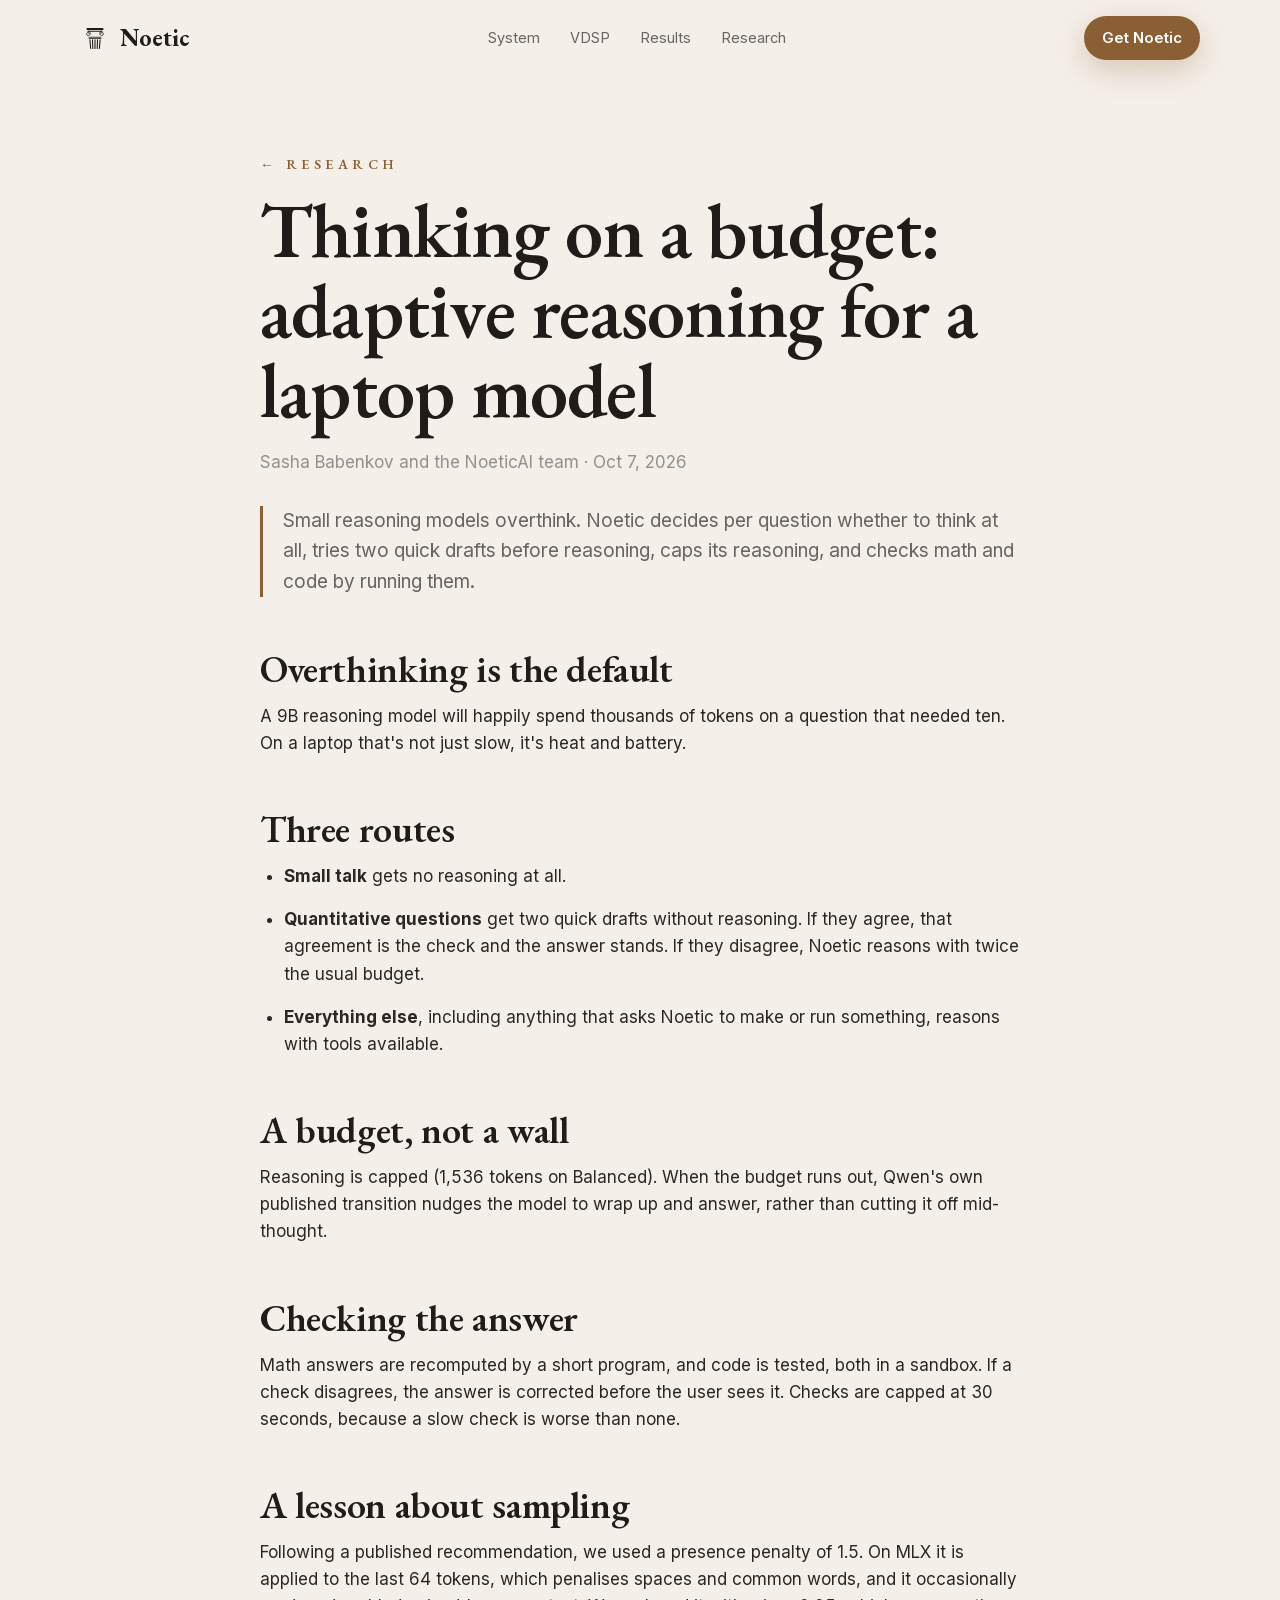
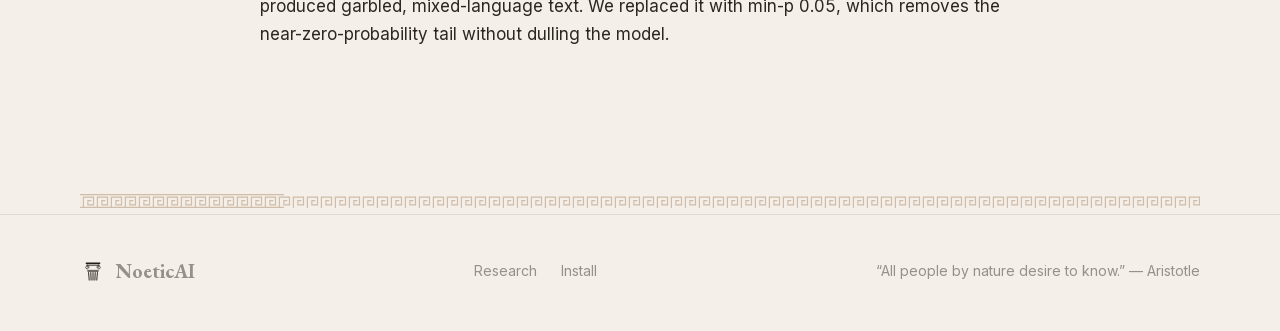
<file: research/thinking-on-a-budget/index.html>
<!DOCTYPE html><html lang="en" class="Zopp6W_variable ptkl8G_variable lMjmPq_variable"><head><meta charSet="utf-8"/><meta name="viewport" content="width=device-width, initial-scale=1"/><link rel="preload" href="/_next/static/media/5476f68d60460930-s.p.2uwcyprjm3xu3.woff2" as="font" crossorigin="" type="font/woff2"/><link rel="preload" href="/_next/static/media/70bc3e132a0a741e-s.p.3t6q91iet4nsy.woff2" as="font" crossorigin="" type="font/woff2"/><link rel="preload" href="/_next/static/media/83afe278b6a6bb3c-s.p.2bn3s6zvc0dyp.woff2" as="font" crossorigin="" type="font/woff2"/><link rel="preload" href="/_next/static/media/e4505858a30c79c2-s.p.0tlhhw_qyyfys.woff2" as="font" crossorigin="" type="font/woff2"/><link rel="preload" href="/_next/static/media/e6c3b2b7c3a61f79-s.p.0y7p5r83eele4.woff2" as="font" crossorigin="" type="font/woff2"/><link rel="stylesheet" href="/_next/static/chunks/12t7ljzwaqmyi.css" data-precedence="next"/><link rel="preload" as="script" fetchPriority="low" href="/_next/static/chunks/1x6obpmlu1_c2.js"/><script src="/_next/static/chunks/2r4s4h5xul1n-.js" async=""></script><script src="/_next/static/chunks/3dmm3v_fq28gc.js" async=""></script><script src="/_next/static/chunks/1ar3ax_-2xzvy.js" async=""></script><script src="/_next/static/chunks/turbopack-3-ry682tkyiqk.js" async=""></script><script src="/_next/static/chunks/42onvq6nokjl2.js" async=""></script><script src="/_next/static/chunks/326j4lykedjd7.js" async=""></script><script src="/_next/static/chunks/375918jdm9hy9.js" async=""></script><title>Thinking on a budget: adaptive reasoning for a laptop model — NoeticAI</title><meta name="description" content="Noetic 1.0 is a private, self-improving AI that thinks, uses tools, and checks its own work, entirely on your Mac."/><link rel="icon" href="/favicon.ico?favicon.117ezoe8m31dk.ico" sizes="48x48" type="image/x-icon"/><meta name="next-size-adjust" content=""/><script src="/_next/static/chunks/0cz1d0mv5g_q7.js" noModule=""></script></head><body><div hidden=""><!--$--><!--/$--></div><header class="nav "><nav class="wrap" aria-label="Main navigation"><a class="brand" href="/"><svg width="30" height="30" viewBox="0 0 100 100" aria-hidden="true"><rect x="22" y="17" width="56" height="6.5" rx="2" fill="var(--ink)" style="transform-origin:50px 20px"></rect><path d="M27 27.5 L73 27.5" stroke-width="3.6" stroke="var(--ink)" stroke-linecap="round" stroke-linejoin="round" fill="none"></path><path d="M27.00,27.50 L27.78,27.60 L28.54,27.78 L29.27,28.02 L29.97,28.34 L30.63,28.72 L31.24,29.16 L31.80,29.65 L32.31,30.19 L32.75,30.78 L33.14,31.40 L33.45,32.05 L33.70,32.72 L33.88,33.41 L33.99,34.11 L34.04,34.81 L34.01,35.50 L33.91,36.18 L33.75,36.84 L33.53,37.48 L33.25,38.09 L32.91,38.66 L32.52,39.19 L32.08,39.67 L31.60,40.10 L31.09,40.49 L30.55,40.81 L29.98,41.08 L29.40,41.29 L28.80,41.43 L28.20,41.52 L27.60,41.55 L27.00,41.52 L26.42,41.43 L25.85,41.28 L25.31,41.08 L24.79,40.83 L24.31,40.53 L23.86,40.19 L23.46,39.81 L23.10,39.40 L22.78,38.96 L22.51,38.50 L22.30,38.01 L22.13,37.52 L22.01,37.01 L21.95,36.50 L21.94,36.00 L21.98,35.50 L22.06,35.01 L22.19,34.54 L22.37,34.10 L22.59,33.67 L22.84,33.28 L23.13,32.92 L23.45,32.59 L23.80,32.30 L24.17,32.05 L24.55,31.84 L24.95,31.67 L25.36,31.55 L25.78,31.46 L26.19,31.42 L26.60,31.43 L27.00,31.47 L27.39,31.55 L27.76,31.67 L28.12,31.82 L28.45,32.00 L28.75,32.22 L29.03,32.46 L29.28,32.72 L29.50,33.00 L29.69,33.30 L29.84,33.60 L29.95,33.92 L30.04,34.24 L30.09,34.56 L30.10,34.88 L30.09,35.20 L30.04,35.50" stroke-width="3.06" stroke="var(--ink)" stroke-linecap="round" stroke-linejoin="round" fill="none"></path><path d="M73.00,27.50 L72.22,27.60 L71.46,27.78 L70.73,28.02 L70.03,28.34 L69.37,28.72 L68.76,29.16 L68.20,29.65 L67.69,30.19 L67.25,30.78 L66.86,31.40 L66.55,32.05 L66.30,32.72 L66.12,33.41 L66.01,34.11 L65.96,34.81 L65.99,35.50 L66.09,36.18 L66.25,36.84 L66.47,37.48 L66.75,38.09 L67.09,38.66 L67.48,39.19 L67.92,39.67 L68.40,40.10 L68.91,40.49 L69.45,40.81 L70.02,41.08 L70.60,41.29 L71.20,41.43 L71.80,41.52 L72.40,41.55 L73.00,41.52 L73.58,41.43 L74.15,41.28 L74.69,41.08 L75.21,40.83 L75.69,40.53 L76.14,40.19 L76.54,39.81 L76.90,39.40 L77.22,38.96 L77.49,38.50 L77.70,38.01 L77.87,37.52 L77.99,37.01 L78.05,36.50 L78.06,36.00 L78.02,35.50 L77.94,35.01 L77.81,34.54 L77.63,34.10 L77.41,33.67 L77.16,33.28 L76.87,32.92 L76.55,32.59 L76.20,32.30 L75.83,32.05 L75.45,31.84 L75.05,31.67 L74.64,31.55 L74.22,31.46 L73.81,31.42 L73.40,31.43 L73.00,31.47 L72.61,31.55 L72.24,31.67 L71.88,31.82 L71.55,32.00 L71.25,32.22 L70.97,32.46 L70.72,32.72 L70.50,33.00 L70.31,33.30 L70.16,33.60 L70.05,33.92 L69.96,34.24 L69.91,34.56 L69.90,34.88 L69.91,35.20 L69.96,35.50" stroke-width="3.06" stroke="var(--ink)" stroke-linecap="round" stroke-linejoin="round" fill="none"></path><path d="M30 47.5 L70 47.5 M30 51.5 L70 51.5" stroke-width="2.7" stroke="var(--ink)" stroke-linecap="round" stroke-linejoin="round" fill="none"></path><path d="M33 56 L35.5 85" stroke-width="3.6" stroke="var(--ink)" stroke-linecap="round" stroke-linejoin="round" fill="none"></path><path d="M41.5 56 L42.75 85" stroke-width="3.6" stroke="var(--ink)" stroke-linecap="round" stroke-linejoin="round" fill="none"></path><path d="M50 56 L50 85" stroke-width="3.6" stroke="var(--ink)" stroke-linecap="round" stroke-linejoin="round" fill="none"></path><path d="M58.5 56 L57.25 85" stroke-width="3.6" stroke="var(--ink)" stroke-linecap="round" stroke-linejoin="round" fill="none"></path><path d="M67 56 L64.5 85" stroke-width="3.6" stroke="var(--ink)" stroke-linecap="round" stroke-linejoin="round" fill="none"></path></svg>Noetic</a><div class="nav-links"><a href="/#system">System</a><a href="/#vdsp">VDSP</a><a href="/#results">Results</a><a href="/research/">Research</a></div><a class="btn btn-primary" style="padding:10px 18px" href="/#install">Get Noetic</a></nav></header><main class="wrap"><article class="article"><div style="opacity:0"><a class="eyebrow" href="/research/">← Research</a></div><div style="opacity:0"><h1>Thinking on a budget: adaptive reasoning for a laptop model</h1></div><div style="opacity:0"><p style="color:var(--ink-3)">Sasha Babenkov and the NoeticAI team<!-- --> · <!-- -->Oct 7, 2026</p></div><div style="opacity:0"><p class="abstract">Small reasoning models overthink. Noetic decides per question whether to think at all, tries two quick drafts before reasoning, caps its reasoning, and checks math and code by running them.</p></div><div class="prose"><h2>Overthinking is the default</h2>
<p>A 9B reasoning model will happily spend thousands of tokens on a question that needed ten. On a laptop that&#39;s not just slow, it&#39;s heat and battery.</p>
<h2>Three routes</h2>
<ul>
<li><strong>Small talk</strong> gets no reasoning at all.</li>
<li><strong>Quantitative questions</strong> get two quick drafts without reasoning. If they agree, that agreement is the check and the answer stands. If they disagree, Noetic reasons with twice the usual budget.</li>
<li><strong>Everything else</strong>, including anything that asks Noetic to make or run something, reasons with tools available.</li>
</ul>
<h2>A budget, not a wall</h2>
<p>Reasoning is capped (1,536 tokens on Balanced). When the budget runs out, Qwen&#39;s own published transition nudges the model to wrap up and answer, rather than cutting it off mid-thought.</p>
<h2>Checking the answer</h2>
<p>Math answers are recomputed by a short program, and code is tested, both in a sandbox. If a check disagrees, the answer is corrected before the user sees it. Checks are capped at 30 seconds, because a slow check is worse than none.</p>
<h2>A lesson about sampling</h2>
<p>Following a published recommendation, we used a presence penalty of 1.5. On MLX it is applied to the last 64 tokens, which penalises spaces and common words, and it occasionally produced garbled, mixed-language text. We replaced it with min-p 0.05, which removes the near-zero-probability tail without dulling the model.</p>
</div></article></main><div class="wrap" style="margin-top:10px;margin-bottom:6px"><svg width="100%" height="14" viewBox="0 0 1200 14" preserveAspectRatio="xMidYMid slice" style="display:block;opacity:0.35" aria-hidden="true"><path d="M0 0.7 H1200 M0 13.3 H1200 M1.4 13.3 L1.4 3.1 L11.5 3.1 L11.5 10.9 L5.9 10.9 L5.9 6.7 L8.7 6.7 M15.4 13.3 L15.4 3.1 L25.5 3.1 L25.5 10.9 L19.9 10.9 L19.9 6.7 L22.7 6.7 M29.4 13.3 L29.4 3.1 L39.5 3.1 L39.5 10.9 L33.9 10.9 L33.9 6.7 L36.7 6.7 M43.4 13.3 L43.4 3.1 L53.5 3.1 L53.5 10.9 L47.9 10.9 L47.9 6.7 L50.7 6.7 M57.4 13.3 L57.4 3.1 L67.5 3.1 L67.5 10.9 L61.9 10.9 L61.9 6.7 L64.7 6.7 M71.4 13.3 L71.4 3.1 L81.5 3.1 L81.5 10.9 L75.9 10.9 L75.9 6.7 L78.7 6.7 M85.4 13.3 L85.4 3.1 L95.5 3.1 L95.5 10.9 L89.9 10.9 L89.9 6.7 L92.7 6.7 M99.4 13.3 L99.4 3.1 L109.5 3.1 L109.5 10.9 L103.9 10.9 L103.9 6.7 L106.7 6.7 M113.4 13.3 L113.4 3.1 L123.5 3.1 L123.5 10.9 L117.9 10.9 L117.9 6.7 L120.7 6.7 M127.4 13.3 L127.4 3.1 L137.5 3.1 L137.5 10.9 L131.9 10.9 L131.9 6.7 L134.7 6.7 M141.4 13.3 L141.4 3.1 L151.5 3.1 L151.5 10.9 L145.9 10.9 L145.9 6.7 L148.7 6.7 M155.4 13.3 L155.4 3.1 L165.5 3.1 L165.5 10.9 L159.9 10.9 L159.9 6.7 L162.7 6.7 M169.4 13.3 L169.4 3.1 L179.5 3.1 L179.5 10.9 L173.9 10.9 L173.9 6.7 L176.7 6.7 M183.4 13.3 L183.4 3.1 L193.5 3.1 L193.5 10.9 L187.9 10.9 L187.9 6.7 L190.7 6.7 M197.4 13.3 L197.4 3.1 L207.5 3.1 L207.5 10.9 L201.9 10.9 L201.9 6.7 L204.7 6.7 M211.4 13.3 L211.4 3.1 L221.5 3.1 L221.5 10.9 L215.9 10.9 L215.9 6.7 L218.7 6.7 M225.4 13.3 L225.4 3.1 L235.5 3.1 L235.5 10.9 L229.9 10.9 L229.9 6.7 L232.7 6.7 M239.4 13.3 L239.4 3.1 L249.5 3.1 L249.5 10.9 L243.9 10.9 L243.9 6.7 L246.7 6.7 M253.4 13.3 L253.4 3.1 L263.5 3.1 L263.5 10.9 L257.9 10.9 L257.9 6.7 L260.7 6.7 M267.4 13.3 L267.4 3.1 L277.5 3.1 L277.5 10.9 L271.9 10.9 L271.9 6.7 L274.7 6.7 M281.4 13.3 L281.4 3.1 L291.5 3.1 L291.5 10.9 L285.9 10.9 L285.9 6.7 L288.7 6.7 M295.4 13.3 L295.4 3.1 L305.5 3.1 L305.5 10.9 L299.9 10.9 L299.9 6.7 L302.7 6.7 M309.4 13.3 L309.4 3.1 L319.5 3.1 L319.5 10.9 L313.9 10.9 L313.9 6.7 L316.7 6.7 M323.4 13.3 L323.4 3.1 L333.5 3.1 L333.5 10.9 L327.9 10.9 L327.9 6.7 L330.7 6.7 M337.4 13.3 L337.4 3.1 L347.5 3.1 L347.5 10.9 L341.9 10.9 L341.9 6.7 L344.7 6.7 M351.4 13.3 L351.4 3.1 L361.5 3.1 L361.5 10.9 L355.9 10.9 L355.9 6.7 L358.7 6.7 M365.4 13.3 L365.4 3.1 L375.5 3.1 L375.5 10.9 L369.9 10.9 L369.9 6.7 L372.7 6.7 M379.4 13.3 L379.4 3.1 L389.5 3.1 L389.5 10.9 L383.9 10.9 L383.9 6.7 L386.7 6.7 M393.4 13.3 L393.4 3.1 L403.5 3.1 L403.5 10.9 L397.9 10.9 L397.9 6.7 L400.7 6.7 M407.4 13.3 L407.4 3.1 L417.5 3.1 L417.5 10.9 L411.9 10.9 L411.9 6.7 L414.7 6.7 M421.4 13.3 L421.4 3.1 L431.5 3.1 L431.5 10.9 L425.9 10.9 L425.9 6.7 L428.7 6.7 M435.4 13.3 L435.4 3.1 L445.5 3.1 L445.5 10.9 L439.9 10.9 L439.9 6.7 L442.7 6.7 M449.4 13.3 L449.4 3.1 L459.5 3.1 L459.5 10.9 L453.9 10.9 L453.9 6.7 L456.7 6.7 M463.4 13.3 L463.4 3.1 L473.5 3.1 L473.5 10.9 L467.9 10.9 L467.9 6.7 L470.7 6.7 M477.4 13.3 L477.4 3.1 L487.5 3.1 L487.5 10.9 L481.9 10.9 L481.9 6.7 L484.7 6.7 M491.4 13.3 L491.4 3.1 L501.5 3.1 L501.5 10.9 L495.9 10.9 L495.9 6.7 L498.7 6.7 M505.4 13.3 L505.4 3.1 L515.5 3.1 L515.5 10.9 L509.9 10.9 L509.9 6.7 L512.7 6.7 M519.4 13.3 L519.4 3.1 L529.5 3.1 L529.5 10.9 L523.9 10.9 L523.9 6.7 L526.7 6.7 M533.4 13.3 L533.4 3.1 L543.5 3.1 L543.5 10.9 L537.9 10.9 L537.9 6.7 L540.7 6.7 M547.4 13.3 L547.4 3.1 L557.5 3.1 L557.5 10.9 L551.9 10.9 L551.9 6.7 L554.7 6.7 M561.4 13.3 L561.4 3.1 L571.5 3.1 L571.5 10.9 L565.9 10.9 L565.9 6.7 L568.7 6.7 M575.4 13.3 L575.4 3.1 L585.5 3.1 L585.5 10.9 L579.9 10.9 L579.9 6.7 L582.7 6.7 M589.4 13.3 L589.4 3.1 L599.5 3.1 L599.5 10.9 L593.9 10.9 L593.9 6.7 L596.7 6.7 M603.4 13.3 L603.4 3.1 L613.5 3.1 L613.5 10.9 L607.9 10.9 L607.9 6.7 L610.7 6.7 M617.4 13.3 L617.4 3.1 L627.5 3.1 L627.5 10.9 L621.9 10.9 L621.9 6.7 L624.7 6.7 M631.4 13.3 L631.4 3.1 L641.5 3.1 L641.5 10.9 L635.9 10.9 L635.9 6.7 L638.7 6.7 M645.4 13.3 L645.4 3.1 L655.5 3.1 L655.5 10.9 L649.9 10.9 L649.9 6.7 L652.7 6.7 M659.4 13.3 L659.4 3.1 L669.5 3.1 L669.5 10.9 L663.9 10.9 L663.9 6.7 L666.7 6.7 M673.4 13.3 L673.4 3.1 L683.5 3.1 L683.5 10.9 L677.9 10.9 L677.9 6.7 L680.7 6.7 M687.4 13.3 L687.4 3.1 L697.5 3.1 L697.5 10.9 L691.9 10.9 L691.9 6.7 L694.7 6.7 M701.4 13.3 L701.4 3.1 L711.5 3.1 L711.5 10.9 L705.9 10.9 L705.9 6.7 L708.7 6.7 M715.4 13.3 L715.4 3.1 L725.5 3.1 L725.5 10.9 L719.9 10.9 L719.9 6.7 L722.7 6.7 M729.4 13.3 L729.4 3.1 L739.5 3.1 L739.5 10.9 L733.9 10.9 L733.9 6.7 L736.7 6.7 M743.4 13.3 L743.4 3.1 L753.5 3.1 L753.5 10.9 L747.9 10.9 L747.9 6.7 L750.7 6.7 M757.4 13.3 L757.4 3.1 L767.5 3.1 L767.5 10.9 L761.9 10.9 L761.9 6.7 L764.7 6.7 M771.4 13.3 L771.4 3.1 L781.5 3.1 L781.5 10.9 L775.9 10.9 L775.9 6.7 L778.7 6.7 M785.4 13.3 L785.4 3.1 L795.5 3.1 L795.5 10.9 L789.9 10.9 L789.9 6.7 L792.7 6.7 M799.4 13.3 L799.4 3.1 L809.5 3.1 L809.5 10.9 L803.9 10.9 L803.9 6.7 L806.7 6.7 M813.4 13.3 L813.4 3.1 L823.5 3.1 L823.5 10.9 L817.9 10.9 L817.9 6.7 L820.7 6.7 M827.4 13.3 L827.4 3.1 L837.5 3.1 L837.5 10.9 L831.9 10.9 L831.9 6.7 L834.7 6.7 M841.4 13.3 L841.4 3.1 L851.5 3.1 L851.5 10.9 L845.9 10.9 L845.9 6.7 L848.7 6.7 M855.4 13.3 L855.4 3.1 L865.5 3.1 L865.5 10.9 L859.9 10.9 L859.9 6.7 L862.7 6.7 M869.4 13.3 L869.4 3.1 L879.5 3.1 L879.5 10.9 L873.9 10.9 L873.9 6.7 L876.7 6.7 M883.4 13.3 L883.4 3.1 L893.5 3.1 L893.5 10.9 L887.9 10.9 L887.9 6.7 L890.7 6.7 M897.4 13.3 L897.4 3.1 L907.5 3.1 L907.5 10.9 L901.9 10.9 L901.9 6.7 L904.7 6.7 M911.4 13.3 L911.4 3.1 L921.5 3.1 L921.5 10.9 L915.9 10.9 L915.9 6.7 L918.7 6.7 M925.4 13.3 L925.4 3.1 L935.5 3.1 L935.5 10.9 L929.9 10.9 L929.9 6.7 L932.7 6.7 M939.4 13.3 L939.4 3.1 L949.5 3.1 L949.5 10.9 L943.9 10.9 L943.9 6.7 L946.7 6.7 M953.4 13.3 L953.4 3.1 L963.5 3.1 L963.5 10.9 L957.9 10.9 L957.9 6.7 L960.7 6.7 M967.4 13.3 L967.4 3.1 L977.5 3.1 L977.5 10.9 L971.9 10.9 L971.9 6.7 L974.7 6.7 M981.4 13.3 L981.4 3.1 L991.5 3.1 L991.5 10.9 L985.9 10.9 L985.9 6.7 L988.7 6.7 M995.4 13.3 L995.4 3.1 L1005.5 3.1 L1005.5 10.9 L999.9 10.9 L999.9 6.7 L1002.7 6.7 M1009.4 13.3 L1009.4 3.1 L1019.5 3.1 L1019.5 10.9 L1013.9 10.9 L1013.9 6.7 L1016.7 6.7 M1023.4 13.3 L1023.4 3.1 L1033.5 3.1 L1033.5 10.9 L1027.9 10.9 L1027.9 6.7 L1030.7 6.7 M1037.4 13.3 L1037.4 3.1 L1047.5 3.1 L1047.5 10.9 L1041.9 10.9 L1041.9 6.7 L1044.7 6.7 M1051.4 13.3 L1051.4 3.1 L1061.5 3.1 L1061.5 10.9 L1055.9 10.9 L1055.9 6.7 L1058.7 6.7 M1065.4 13.3 L1065.4 3.1 L1075.5 3.1 L1075.5 10.9 L1069.9 10.9 L1069.9 6.7 L1072.7 6.7 M1079.4 13.3 L1079.4 3.1 L1089.5 3.1 L1089.5 10.9 L1083.9 10.9 L1083.9 6.7 L1086.7 6.7 M1093.4 13.3 L1093.4 3.1 L1103.5 3.1 L1103.5 10.9 L1097.9 10.9 L1097.9 6.7 L1100.7 6.7 M1107.4 13.3 L1107.4 3.1 L1117.5 3.1 L1117.5 10.9 L1111.9 10.9 L1111.9 6.7 L1114.7 6.7 M1121.4 13.3 L1121.4 3.1 L1131.5 3.1 L1131.5 10.9 L1125.9 10.9 L1125.9 6.7 L1128.7 6.7 M1135.4 13.3 L1135.4 3.1 L1145.5 3.1 L1145.5 10.9 L1139.9 10.9 L1139.9 6.7 L1142.7 6.7 M1149.4 13.3 L1149.4 3.1 L1159.5 3.1 L1159.5 10.9 L1153.9 10.9 L1153.9 6.7 L1156.7 6.7 M1163.4 13.3 L1163.4 3.1 L1173.5 3.1 L1173.5 10.9 L1167.9 10.9 L1167.9 6.7 L1170.7 6.7 M1177.4 13.3 L1177.4 3.1 L1187.5 3.1 L1187.5 10.9 L1181.9 10.9 L1181.9 6.7 L1184.7 6.7" fill="none" stroke="var(--bronze)" stroke-width="1.176" stroke-linecap="square" pathLength="1" stroke-dashoffset="0" stroke-dasharray="0 1"></path></svg></div><footer><div class="wrap"><div class="brand" style="font-size:20px"><svg width="26" height="26" viewBox="0 0 100 100" aria-hidden="true"><rect x="22" y="17" width="56" height="6.5" rx="2" fill="var(--ink)" style="transform-origin:50px 20px"></rect><path d="M27 27.5 L73 27.5" stroke-width="3.6" stroke="var(--ink)" stroke-linecap="round" stroke-linejoin="round" fill="none"></path><path d="M27.00,27.50 L27.78,27.60 L28.54,27.78 L29.27,28.02 L29.97,28.34 L30.63,28.72 L31.24,29.16 L31.80,29.65 L32.31,30.19 L32.75,30.78 L33.14,31.40 L33.45,32.05 L33.70,32.72 L33.88,33.41 L33.99,34.11 L34.04,34.81 L34.01,35.50 L33.91,36.18 L33.75,36.84 L33.53,37.48 L33.25,38.09 L32.91,38.66 L32.52,39.19 L32.08,39.67 L31.60,40.10 L31.09,40.49 L30.55,40.81 L29.98,41.08 L29.40,41.29 L28.80,41.43 L28.20,41.52 L27.60,41.55 L27.00,41.52 L26.42,41.43 L25.85,41.28 L25.31,41.08 L24.79,40.83 L24.31,40.53 L23.86,40.19 L23.46,39.81 L23.10,39.40 L22.78,38.96 L22.51,38.50 L22.30,38.01 L22.13,37.52 L22.01,37.01 L21.95,36.50 L21.94,36.00 L21.98,35.50 L22.06,35.01 L22.19,34.54 L22.37,34.10 L22.59,33.67 L22.84,33.28 L23.13,32.92 L23.45,32.59 L23.80,32.30 L24.17,32.05 L24.55,31.84 L24.95,31.67 L25.36,31.55 L25.78,31.46 L26.19,31.42 L26.60,31.43 L27.00,31.47 L27.39,31.55 L27.76,31.67 L28.12,31.82 L28.45,32.00 L28.75,32.22 L29.03,32.46 L29.28,32.72 L29.50,33.00 L29.69,33.30 L29.84,33.60 L29.95,33.92 L30.04,34.24 L30.09,34.56 L30.10,34.88 L30.09,35.20 L30.04,35.50" stroke-width="3.06" stroke="var(--ink)" stroke-linecap="round" stroke-linejoin="round" fill="none"></path><path d="M73.00,27.50 L72.22,27.60 L71.46,27.78 L70.73,28.02 L70.03,28.34 L69.37,28.72 L68.76,29.16 L68.20,29.65 L67.69,30.19 L67.25,30.78 L66.86,31.40 L66.55,32.05 L66.30,32.72 L66.12,33.41 L66.01,34.11 L65.96,34.81 L65.99,35.50 L66.09,36.18 L66.25,36.84 L66.47,37.48 L66.75,38.09 L67.09,38.66 L67.48,39.19 L67.92,39.67 L68.40,40.10 L68.91,40.49 L69.45,40.81 L70.02,41.08 L70.60,41.29 L71.20,41.43 L71.80,41.52 L72.40,41.55 L73.00,41.52 L73.58,41.43 L74.15,41.28 L74.69,41.08 L75.21,40.83 L75.69,40.53 L76.14,40.19 L76.54,39.81 L76.90,39.40 L77.22,38.96 L77.49,38.50 L77.70,38.01 L77.87,37.52 L77.99,37.01 L78.05,36.50 L78.06,36.00 L78.02,35.50 L77.94,35.01 L77.81,34.54 L77.63,34.10 L77.41,33.67 L77.16,33.28 L76.87,32.92 L76.55,32.59 L76.20,32.30 L75.83,32.05 L75.45,31.84 L75.05,31.67 L74.64,31.55 L74.22,31.46 L73.81,31.42 L73.40,31.43 L73.00,31.47 L72.61,31.55 L72.24,31.67 L71.88,31.82 L71.55,32.00 L71.25,32.22 L70.97,32.46 L70.72,32.72 L70.50,33.00 L70.31,33.30 L70.16,33.60 L70.05,33.92 L69.96,34.24 L69.91,34.56 L69.90,34.88 L69.91,35.20 L69.96,35.50" stroke-width="3.06" stroke="var(--ink)" stroke-linecap="round" stroke-linejoin="round" fill="none"></path><path d="M30 47.5 L70 47.5 M30 51.5 L70 51.5" stroke-width="2.7" stroke="var(--ink)" stroke-linecap="round" stroke-linejoin="round" fill="none"></path><path d="M33 56 L35.5 85" stroke-width="3.6" stroke="var(--ink)" stroke-linecap="round" stroke-linejoin="round" fill="none"></path><path d="M41.5 56 L42.75 85" stroke-width="3.6" stroke="var(--ink)" stroke-linecap="round" stroke-linejoin="round" fill="none"></path><path d="M50 56 L50 85" stroke-width="3.6" stroke="var(--ink)" stroke-linecap="round" stroke-linejoin="round" fill="none"></path><path d="M58.5 56 L57.25 85" stroke-width="3.6" stroke="var(--ink)" stroke-linecap="round" stroke-linejoin="round" fill="none"></path><path d="M67 56 L64.5 85" stroke-width="3.6" stroke="var(--ink)" stroke-linecap="round" stroke-linejoin="round" fill="none"></path></svg>NoeticAI</div><div style="display:flex;gap:24px"><a href="/research/">Research</a><a href="/#install">Install</a></div><div>“All people by nature desire to know.” — Aristotle</div></div></footer><!--$--><!--/$--><script id="_R_">(globalThis["TURBOPACK"] || (globalThis["TURBOPACK"] = [])).push({"otherChunks":["static/chunks/1x6obpmlu1_c2.js","static/chunks/2r4s4h5xul1n-.js","static/chunks/3dmm3v_fq28gc.js","static/chunks/1ar3ax_-2xzvy.js"],"runtimeModuleIds":[94553]});</script><script src="/_next/static/chunks/1x6obpmlu1_c2.js" async=""></script><script>(self.__next_f=self.__next_f||[]).push([0])</script><script>self.__next_f.push([1,"1:\"$Sreact.fragment\"\n2:\"/_next/static/chunks/42onvq6nokjl2.js\"\n3:I[39756,[\"$2\"],\"default\"]\n4:I[37457,[\"$2\"],\"default\"]\na:I[97367,[\"$2\"],\"OutletBoundary\"]\nb:\"$Sreact.suspense\"\nd:\"ViewportBoundary\"\ne:I[97367,[\"$2\"],\"$d\"]\n10:\"MetadataBoundary\"\n11:I[97367,[\"$2\"],\"$10\"]\n13:I[68027,[\"$2\"],\"default\",1]\n:HL[\"/_next/static/chunks/12t7ljzwaqmyi.css\",\"style\"]\n:HL[\"/_next/static/media/5476f68d60460930-s.p.2uwcyprjm3xu3.woff2\",\"font\",{\"crossOrigin\":\"\",\"type\":\"font/woff2\"}]\n:HL[\"/_next/static/media/70bc3e132a0a741e-s.p.3t6q91iet4nsy.woff2\",\"font\",{\"crossOrigin\":\"\",\"type\":\"font/woff2\"}]\n:HL[\"/_next/static/media/83afe278b6a6bb3c-s.p.2bn3s6zvc0dyp.woff2\",\"font\",{\"crossOrigin\":\"\",\"type\":\"font/woff2\"}]\n:HL[\"/_next/static/media/e4505858a30c79c2-s.p.0tlhhw_qyyfys.woff2\",\"font\",{\"crossOrigin\":\"\",\"type\":\"font/woff2\"}]\n:HL[\"/_next/static/media/e6c3b2b7c3a61f79-s.p.0y7p5r83eele4.woff2\",\"font\",{\"crossOrigin\":\"\",\"type\":\"font/woff2\"}]\n6:X\n8:[[\"children\",{\"s\":\"__PAGE__\",\"h\":512,\"d\":{\"r\":[\"$\",\"$1\",\"c\",{\"children\":[\"$L9\",[[\"$\",\"script\",\"script-0\",{\"src\":\"/_next/static/chunks/326j4lykedjd7.js\",\"async\":true,\"nonce\":\"$undefined\"}],[\"$\",\"script\",\"script-1\",{\"src\":\"/_next/static/chunks/375918jdm9hy9.js\",\"async\":true,\"nonce\":\"$undefined\"}]],[\"$\",\"$La\",null,{\"children\":[\"$\",\"$b\",null,{\"name\":\"Next.MetadataOutlet\",\"children\":\"$@c\"}]}]]}],\"p\":false,\"v\":null}}]]\n7:[[\"children\",{\"s\":{\"n\":\"slug\",\"t\":\"d\",\"k\":\"thinking-on-a-budget\",\"s\":[]},\"h\":66048,\"d\":{\"r\":[\"$\",\"$1\",\"c\",{\"children\":[null,[\"$\",\"$L3\",null,{\"parallelRouterKey\":\"children\",\"error\":\"$undefined\",\"errorStyles\":\"$undefined\",\"errorScripts\":\"$undefined\",\"template\":[\"$\",\"$L4\",null,{}],\"templateStyles\":\"$undefined\",\"templateScripts\":\"$undefined\",\"notFound\":\"$undefined\",\"forbidden\":\"$undefined\",\"unauthorized\":\"$undefined\"}]]}],\"p\":false,\"v\":\"$6\"},\"c\":\"$Q8\"}]]\n5:[[\"children\",{\"s\":\"research\",\"h\":131584,\"d\":{\"r\":[\"$\",\"$1\",\"c\",{\"children\":[null,[\"$\",\"$L3\",null,{\"parallelRouterKey\":\"children\",\"error\":\"$undefined\",\"errorStyles\":\"$undefined\",\"errorScripts\":\"$undefined\",\"template\":[\"$\",\"$L4\",null,{}],\"templateStyles\":\"$undefined\",\"templateScripts\":\"$undefined\",\"notFound\":\"$undefined\",\"forbidden\":\"$undefined\",\"unauthorized\":\"$undefined\"}]]}],\"p\":false,\"v\":\"$6\"},\"c\":\"$Q7\"}]]\n0:{\"P\":null,\"c\":[\"\",\"research\",\"thinking-on-a-budget\",\"\"],\"q\":\"\",\"i\":false,\"t\":{\"t\":{\"s\":\"\",\"h\":131600,\"d\":{\"r\":[\"$\",\"$1\",\"c\",{\"children\":[[[\"$\",\"link\",\"0\",{\"rel\":\"stylesheet\",\"href\":\"/_next/static/chunks/12t7ljzwaqmyi.css\",\"precedence\":\"next\",\"crossOrigin\":\"$undefined\",\"nonce\":\"$undefined\"}],[\"$\",\"script\",\"script-0\",{\"src\":\"/_next/static/chunks/42onvq6nokjl2.js\",\"async\":true,\"nonce\":\"$undefined\"}]],[\"$\",\"html\",null,{\"lang\":\"en\",\"className\":\"Zopp6W_variable ptkl8G_variable lMjmPq_variable\",\"children\":[\"$\",\"body\",null,{\"children\":[\"$\",\"$L3\",null,{\"parallelRouterKey\":\"children\",\"error\":\"$undefined\",\"errorStyles\":\"$undefined\",\"errorScripts\":\"$undefined\",\"template\":[\"$\",\"$L4\",null,{}],\"templateStyles\":\"$undefined\",\"templateScripts\":\"$undefined\",\"notFound\":[[[\"$\",\"title\",null,{\"children\":\"404: This page could not be found.\"}],[\"$\",\"div\",null,{\"style\":{\"fontFamily\":\"system-ui,\\\"Segoe UI\\\",Roboto,Helvetica,Arial,sans-serif,\\\"Apple Color Emoji\\\",\\\"Segoe UI Emoji\\\"\",\"height\":\"100vh\",\"textAlign\":\"center\",\"display\":\"flex\",\"flexDirection\":\"column\",\"alignItems\":\"center\",\"justifyContent\":\"center\"},\"children\":[\"$\",\"div\",null,{\"children\":[[\"$\",\"style\",null,{\"dangerouslySetInnerHTML\":{\"__html\":\"body{color:#000;background:#fff;margin:0}.next-error-h1{border-right:1px solid rgba(0,0,0,.3)}@media (prefers-color-scheme:dark){body{color:#fff;background:#000}.next-error-h1{border-right:1px solid rgba(255,255,255,.3)}}\"}}],[\"$\",\"h1\",null,{\"className\":\"next-error-h1\",\"style\":{\"display\":\"inline-block\",\"margin\":\"0 20px 0 0\",\"padding\":\"0 23px 0 0\",\"fontSize\":24,\"fontWeight\":500,\"verticalAlign\":\"top\",\"lineHeight\":\"49px\"},\"children\":404}],[\"$\",\"div\",null,{\"style\":{\"display\":\"inline-block\"},\"children\":[\"$\",\"h2\",null,{\"style\":{\"fontSize\":14,\"fontWeight\":400,\"lineHeight\":\"49px\",\"margin\":0},\"children\":\"This page could not be found.\"}]}]]}]}]],[]],\"forbidden\":\"$undefined\",\"unauthorized\":\"$undefined\"}]}]}]]}],\"p\":false,\"v\":null},\"c\":\"$Q5\"},\"h\":{\"r\":[\"$\",\"$1\",\"h\",{\"children\":[null,[\"$\",\"$Le\",null,{\"children\":\"$Lf\"}],[\"$\",\"$L11\",null,{\"children\":[[\"$\",\"div\",null,{\"hidden\":true,\"children\":[\"$\",\"$b\",null,{\"name\":\"Next.Metadata\",\"children\":\"$L12\"}]}],null]}],[\"$\",\"meta\",null,{\"name\":\"next-size-adjust\",\"content\":\"\"}]]}],\"p\":false,\"v\":null}},\"m\":\"$undefined\",\"G\":[\"$13\",[[\"$\",\"link\",\"0\",{\"rel\":\"stylesheet\",\"href\":\"/_next/static/chunks/12t7ljzwaqmyi.css\",\"precedence\":\"next\",\"crossOrigin\":\"$undefined\",\"nonce\":\"$undefined\"}]]],\"S\":true,\"r\":\"$undefined\",\"s\":\"$undefined\",\"a\":\"$undefined\",\"l\":\"$undefined\",\"p\":\"$undefined\",\"d\":\"$undefined\",\"b\":\"uKBWHKrFc-zntcll4cdq5\"}\n14:\"/_next/static/chunks/326j4lykedjd7.js\"\n15:\"/_next/static/chunks/375918jdm9hy9.js\"\n16:I[42724,[\"$2\",\"$14\",\"$15\"],\"default\"]\n17:I[92953,[\"$2\",\"$14\",\"$15\"],\"Reveal\"]\n18:I[22016,[\"$2\",\"$14\",\"$15\"],\"\"]\n1a:I[92953,[\"$2\",\"$14\",\"$15\"],\"Meander\"]\n1b:I[83033,[\"$2\",\"$14\",\"$15\"],\"default\"]\n6:C\n19:T5e0,\u003ch2\u003eOverthinking is the default\u003c/h2\u003e\n\u003cp\u003eA 9B reasoning model will happily spend thousands of tokens on a question that needed ten. On a laptop that\u0026#39;s not just slow, it\u0026#39;s heat and battery.\u003c/p\u003e\n\u003ch2\u003eThree routes\u003c/h2\u003e\n\u003cul\u003e\n\u003cli\u003e\u003cstrong\u003eSmall talk\u003c/strong\u003e gets no reasoning at all.\u003c/li\u003e\n\u003cli\u003e\u003cstrong\u003eQuantitative questions\u003c/strong\u003e get two quick drafts without reasoning. If they agree, that agreement is the check and the answer stands. If they disagree, Noetic reasons with twice the usual budget.\u003c/li\u003e\n\u003cli\u003e\u003cstrong\u003eEverything else\u003c/strong\u003e, including anything that asks Noetic to make or run something, reasons with tools available.\u003c/li\u003e\n\u003c/ul\u003e\n\u003ch2\u003eA budget, not a wall\u003c/h2\u003e\n\u003cp\u003eReasoning is capped (1,536 tokens on Balanced). When the budget runs out, Qwen\u0026#39;s own published transition nudges the model to wrap up and answer, rather than cutting it off mid-thought.\u003c/p\u003e\n\u003ch2\u003eChecking the answer\u003c/h2\u003e\n\u003cp\u003eMath answers are recomputed by a short program, and code is tested, both in a sandbox. If a check disagrees, the answer is corrected before the user sees it. Checks are capped at 30 seconds, because a slow check is worse than none.\u003c/p\u003e\n\u003ch2\u003eA lesson about sampling\u003c/h2\u003e\n\u003cp\u003eFollowing a published recommendation, we used a presence penalty of 1.5. On MLX it is applied to the last 64 tokens, which penalises spaces and common words, and it occasionally produced garbled, mixed-language text. We replaced it with min-p 0.05, which removes the near-zero-probability tail without dulling the model.\u003c/p\u003e\n9:[[\"$\",\"$L16\",null,{}],[\"$\",\"main\",null,{\"className\":\"wrap\",\"children\":[\"$\",\"article\",null,{\"className\":\"article\",\"children\":[[\"$\",\"$L17\",null,{\"children\":[\"$\",\"$L18\",null,{\"href\":\"/research\",\"className\":\"eyebrow\",\"children\":\"← Research\"}]}],[\"$\",\"$L17\",null,{\"children\":[\"$\",\"h1\",null,{\"children\":\"Thinking on a budget: adaptive reasoning for a laptop model\"}]}],[\"$\",\"$L17\",null,{\"children\":[\"$\",\"p\",null,{\"style\":{\"color\":\"var(--ink-3)\"},\"children\":[\"Sasha Babenkov and the NoeticAI team\",\" · \",\"Oct 7, 2026\"]}]}],[\"$\",\"$L17\",null,{\"children\":[\"$\",\"p\",null,{\"className\":\"abstract\",\"children\":\"Small reasoning models overthink. Noetic decides per question whether to think at all, tries two quick drafts before reasoning, caps its reasoning, and checks math and code by running them.\"}]}],[[\"$\",\"div\",\"0\",{\"className\":\"prose\",\"dangerouslySetInnerHTML\":{\"__html\":\"$19\"}}]]]}]}],[[\"$\",\"div\",null,{\"className\":\"wrap\",\"style\":{\"marginTop\":10,\"marginBottom\":6},\"children\":[\"$\",\"$L1a\",null,{\"width\":1200,\"height\":14,\"opacity\":0.35}]}],[\"$\",\"footer\",null,{\"children\":[\"$\",\"div\",null,{\"className\":\"wrap\",\"children\":[[\"$\",\"div\",null,{\"className\":\"brand\",\"style\":{\"fontSize\":20},\"children\":[[\"$\",\"$L1b\",null,{\"size\":26}],\"NoeticAI\"]}],[\"$\",\"div\",null,{\"style\":{\"display\":\"flex\",\"gap\":24},\"children\":[[\"$\",\"$L18\",null,{\"href\":\"/research\",\"children\":\"Research\"}],[\"$\",\"$L18\",null,{\"href\":\"/#install\",\"children\":\"Install\"}]]}],[\"$\",\"div\",null,{\"children\":\"“All people by nature desire to know.” — Aristotle\"}]]}]}]]]\nf:[[\"$\",\"meta\",\"0\",{\"charSet\":\"utf-8\"}],[\"$\",\"meta\",\"1\",{\"name\":\"viewport\",\"content\":\"width=device-width, initial-scale=1\"}]]\n1c:I[27201,[\"$2\"],\"IconMark\"]\nc:null\n12:[[\"$\",\"title\",\"0\",{\"children\":\"Thinking on a budget: adaptive reasoning for a laptop model — NoeticAI\"}],[\"$\",\"meta\",\"1\",{\"name\":\"description\",\"content\":\"Noetic 1.0 is a private, self-improving AI that thinks, uses tools, and checks its own work, entirely on your Mac.\"}],[\"$\",\"link\",\"2\",{\"rel\":\"icon\",\"href\":\"/favicon.ico?favicon.117ezoe8m31dk.ico\",\"sizes\":\"48x48\",\"type\":\"image/x-icon\"}],[\"$\",\"$L1c\",\"3\",{}]]\n"])</script></body></html>
</file>
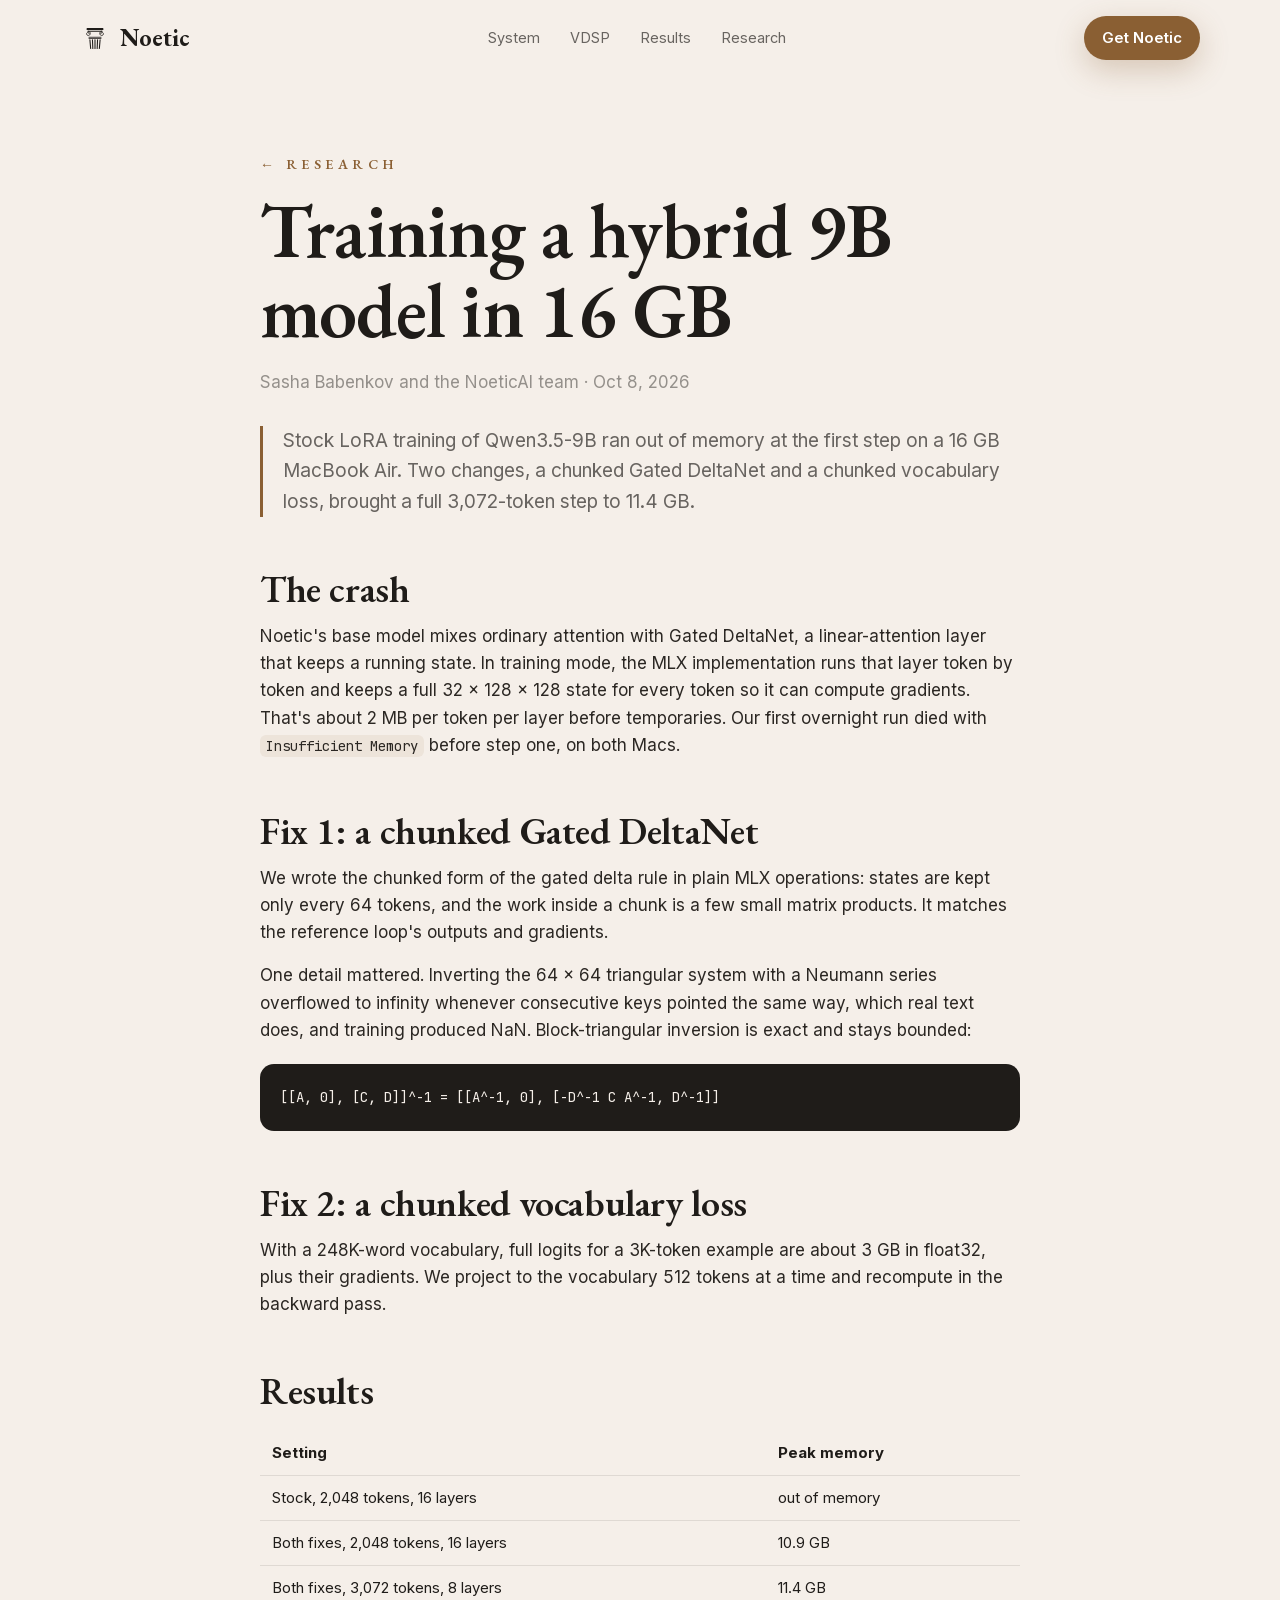
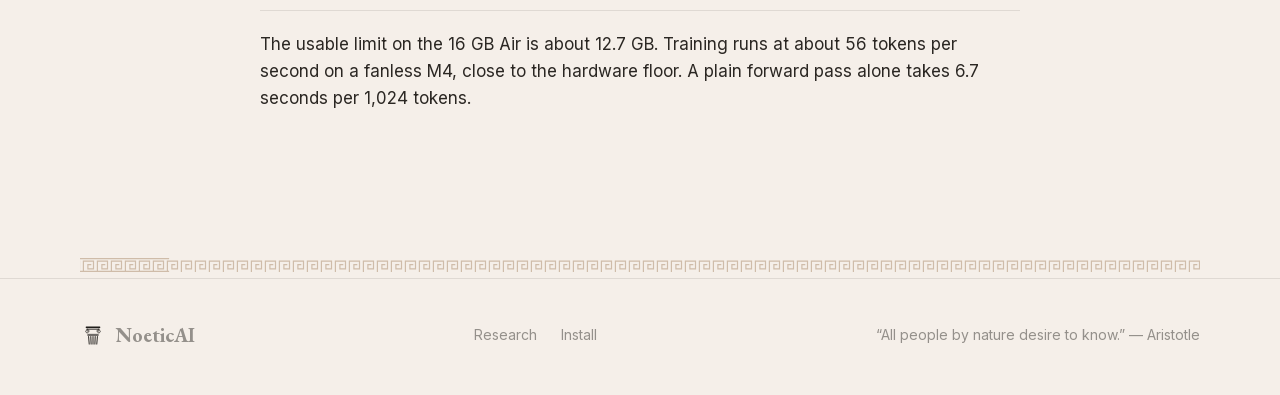
<file: research/training-hybrid-models-in-16gb/index.html>
<!DOCTYPE html><html lang="en" class="Zopp6W_variable ptkl8G_variable lMjmPq_variable"><head><meta charSet="utf-8"/><meta name="viewport" content="width=device-width, initial-scale=1"/><link rel="preload" href="/_next/static/media/5476f68d60460930-s.p.2uwcyprjm3xu3.woff2" as="font" crossorigin="" type="font/woff2"/><link rel="preload" href="/_next/static/media/70bc3e132a0a741e-s.p.3t6q91iet4nsy.woff2" as="font" crossorigin="" type="font/woff2"/><link rel="preload" href="/_next/static/media/83afe278b6a6bb3c-s.p.2bn3s6zvc0dyp.woff2" as="font" crossorigin="" type="font/woff2"/><link rel="preload" href="/_next/static/media/e4505858a30c79c2-s.p.0tlhhw_qyyfys.woff2" as="font" crossorigin="" type="font/woff2"/><link rel="preload" href="/_next/static/media/e6c3b2b7c3a61f79-s.p.0y7p5r83eele4.woff2" as="font" crossorigin="" type="font/woff2"/><link rel="stylesheet" href="/_next/static/chunks/12t7ljzwaqmyi.css" data-precedence="next"/><link rel="preload" as="script" fetchPriority="low" href="/_next/static/chunks/1x6obpmlu1_c2.js"/><script src="/_next/static/chunks/2r4s4h5xul1n-.js" async=""></script><script src="/_next/static/chunks/3dmm3v_fq28gc.js" async=""></script><script src="/_next/static/chunks/1ar3ax_-2xzvy.js" async=""></script><script src="/_next/static/chunks/turbopack-3-ry682tkyiqk.js" async=""></script><script src="/_next/static/chunks/42onvq6nokjl2.js" async=""></script><script src="/_next/static/chunks/326j4lykedjd7.js" async=""></script><script src="/_next/static/chunks/375918jdm9hy9.js" async=""></script><title>Training a hybrid 9B model in 16 GB — NoeticAI</title><meta name="description" content="Noetic 1.0 is a private, self-improving AI that thinks, uses tools, and checks its own work, entirely on your Mac."/><link rel="icon" href="/favicon.ico?favicon.117ezoe8m31dk.ico" sizes="48x48" type="image/x-icon"/><meta name="next-size-adjust" content=""/><script src="/_next/static/chunks/0cz1d0mv5g_q7.js" noModule=""></script></head><body><div hidden=""><!--$--><!--/$--></div><header class="nav "><nav class="wrap" aria-label="Main navigation"><a class="brand" href="/"><svg width="30" height="30" viewBox="0 0 100 100" aria-hidden="true"><rect x="22" y="17" width="56" height="6.5" rx="2" fill="var(--ink)" style="transform-origin:50px 20px"></rect><path d="M27 27.5 L73 27.5" stroke-width="3.6" stroke="var(--ink)" stroke-linecap="round" stroke-linejoin="round" fill="none"></path><path d="M27.00,27.50 L27.78,27.60 L28.54,27.78 L29.27,28.02 L29.97,28.34 L30.63,28.72 L31.24,29.16 L31.80,29.65 L32.31,30.19 L32.75,30.78 L33.14,31.40 L33.45,32.05 L33.70,32.72 L33.88,33.41 L33.99,34.11 L34.04,34.81 L34.01,35.50 L33.91,36.18 L33.75,36.84 L33.53,37.48 L33.25,38.09 L32.91,38.66 L32.52,39.19 L32.08,39.67 L31.60,40.10 L31.09,40.49 L30.55,40.81 L29.98,41.08 L29.40,41.29 L28.80,41.43 L28.20,41.52 L27.60,41.55 L27.00,41.52 L26.42,41.43 L25.85,41.28 L25.31,41.08 L24.79,40.83 L24.31,40.53 L23.86,40.19 L23.46,39.81 L23.10,39.40 L22.78,38.96 L22.51,38.50 L22.30,38.01 L22.13,37.52 L22.01,37.01 L21.95,36.50 L21.94,36.00 L21.98,35.50 L22.06,35.01 L22.19,34.54 L22.37,34.10 L22.59,33.67 L22.84,33.28 L23.13,32.92 L23.45,32.59 L23.80,32.30 L24.17,32.05 L24.55,31.84 L24.95,31.67 L25.36,31.55 L25.78,31.46 L26.19,31.42 L26.60,31.43 L27.00,31.47 L27.39,31.55 L27.76,31.67 L28.12,31.82 L28.45,32.00 L28.75,32.22 L29.03,32.46 L29.28,32.72 L29.50,33.00 L29.69,33.30 L29.84,33.60 L29.95,33.92 L30.04,34.24 L30.09,34.56 L30.10,34.88 L30.09,35.20 L30.04,35.50" stroke-width="3.06" stroke="var(--ink)" stroke-linecap="round" stroke-linejoin="round" fill="none"></path><path d="M73.00,27.50 L72.22,27.60 L71.46,27.78 L70.73,28.02 L70.03,28.34 L69.37,28.72 L68.76,29.16 L68.20,29.65 L67.69,30.19 L67.25,30.78 L66.86,31.40 L66.55,32.05 L66.30,32.72 L66.12,33.41 L66.01,34.11 L65.96,34.81 L65.99,35.50 L66.09,36.18 L66.25,36.84 L66.47,37.48 L66.75,38.09 L67.09,38.66 L67.48,39.19 L67.92,39.67 L68.40,40.10 L68.91,40.49 L69.45,40.81 L70.02,41.08 L70.60,41.29 L71.20,41.43 L71.80,41.52 L72.40,41.55 L73.00,41.52 L73.58,41.43 L74.15,41.28 L74.69,41.08 L75.21,40.83 L75.69,40.53 L76.14,40.19 L76.54,39.81 L76.90,39.40 L77.22,38.96 L77.49,38.50 L77.70,38.01 L77.87,37.52 L77.99,37.01 L78.05,36.50 L78.06,36.00 L78.02,35.50 L77.94,35.01 L77.81,34.54 L77.63,34.10 L77.41,33.67 L77.16,33.28 L76.87,32.92 L76.55,32.59 L76.20,32.30 L75.83,32.05 L75.45,31.84 L75.05,31.67 L74.64,31.55 L74.22,31.46 L73.81,31.42 L73.40,31.43 L73.00,31.47 L72.61,31.55 L72.24,31.67 L71.88,31.82 L71.55,32.00 L71.25,32.22 L70.97,32.46 L70.72,32.72 L70.50,33.00 L70.31,33.30 L70.16,33.60 L70.05,33.92 L69.96,34.24 L69.91,34.56 L69.90,34.88 L69.91,35.20 L69.96,35.50" stroke-width="3.06" stroke="var(--ink)" stroke-linecap="round" stroke-linejoin="round" fill="none"></path><path d="M30 47.5 L70 47.5 M30 51.5 L70 51.5" stroke-width="2.7" stroke="var(--ink)" stroke-linecap="round" stroke-linejoin="round" fill="none"></path><path d="M33 56 L35.5 85" stroke-width="3.6" stroke="var(--ink)" stroke-linecap="round" stroke-linejoin="round" fill="none"></path><path d="M41.5 56 L42.75 85" stroke-width="3.6" stroke="var(--ink)" stroke-linecap="round" stroke-linejoin="round" fill="none"></path><path d="M50 56 L50 85" stroke-width="3.6" stroke="var(--ink)" stroke-linecap="round" stroke-linejoin="round" fill="none"></path><path d="M58.5 56 L57.25 85" stroke-width="3.6" stroke="var(--ink)" stroke-linecap="round" stroke-linejoin="round" fill="none"></path><path d="M67 56 L64.5 85" stroke-width="3.6" stroke="var(--ink)" stroke-linecap="round" stroke-linejoin="round" fill="none"></path></svg>Noetic</a><div class="nav-links"><a href="/#system">System</a><a href="/#vdsp">VDSP</a><a href="/#results">Results</a><a href="/research/">Research</a></div><a class="btn btn-primary" style="padding:10px 18px" href="/#install">Get Noetic</a></nav></header><main class="wrap"><article class="article"><div style="opacity:0"><a class="eyebrow" href="/research/">← Research</a></div><div style="opacity:0"><h1>Training a hybrid 9B model in 16 GB</h1></div><div style="opacity:0"><p style="color:var(--ink-3)">Sasha Babenkov and the NoeticAI team<!-- --> · <!-- -->Oct 8, 2026</p></div><div style="opacity:0"><p class="abstract">Stock LoRA training of Qwen3.5-9B ran out of memory at the first step on a 16 GB MacBook Air. Two changes, a chunked Gated DeltaNet and a chunked vocabulary loss, brought a full 3,072-token step to 11.4 GB.</p></div><div class="prose"><h2>The crash</h2>
<p>Noetic&#39;s base model mixes ordinary attention with Gated DeltaNet, a linear-attention layer that keeps a running state. In training mode, the MLX implementation runs that layer token by token and keeps a full 32 × 128 × 128 state for every token so it can compute gradients. That&#39;s about 2 MB per token per layer before temporaries. Our first overnight run died with <code>Insufficient Memory</code> before step one, on both Macs.</p>
<h2>Fix 1: a chunked Gated DeltaNet</h2>
<p>We wrote the chunked form of the gated delta rule in plain MLX operations: states are kept only every 64 tokens, and the work inside a chunk is a few small matrix products. It matches the reference loop&#39;s outputs and gradients.</p>
<p>One detail mattered. Inverting the 64 × 64 triangular system with a Neumann series overflowed to infinity whenever consecutive keys pointed the same way, which real text does, and training produced NaN. Block-triangular inversion is exact and stays bounded:</p>
<pre><code class="language-text">[[A, 0], [C, D]]^-1 = [[A^-1, 0], [-D^-1 C A^-1, D^-1]]
</code></pre>
<h2>Fix 2: a chunked vocabulary loss</h2>
<p>With a 248K-word vocabulary, full logits for a 3K-token example are about 3 GB in float32, plus their gradients. We project to the vocabulary 512 tokens at a time and recompute in the backward pass.</p>
<h2>Results</h2>
<table>
<thead>
<tr>
<th>Setting</th>
<th>Peak memory</th>
</tr>
</thead>
<tbody><tr>
<td>Stock, 2,048 tokens, 16 layers</td>
<td>out of memory</td>
</tr>
<tr>
<td>Both fixes, 2,048 tokens, 16 layers</td>
<td>10.9 GB</td>
</tr>
<tr>
<td>Both fixes, 3,072 tokens, 8 layers</td>
<td>11.4 GB</td>
</tr>
</tbody></table>
<p>The usable limit on the 16 GB Air is about 12.7 GB. Training runs at about 56 tokens per second on a fanless M4, close to the hardware floor. A plain forward pass alone takes 6.7 seconds per 1,024 tokens.</p>
</div></article></main><div class="wrap" style="margin-top:10px;margin-bottom:6px"><svg width="100%" height="14" viewBox="0 0 1200 14" preserveAspectRatio="xMidYMid slice" style="display:block;opacity:0.35" aria-hidden="true"><path d="M0 0.7 H1200 M0 13.3 H1200 M1.4 13.3 L1.4 3.1 L11.5 3.1 L11.5 10.9 L5.9 10.9 L5.9 6.7 L8.7 6.7 M15.4 13.3 L15.4 3.1 L25.5 3.1 L25.5 10.9 L19.9 10.9 L19.9 6.7 L22.7 6.7 M29.4 13.3 L29.4 3.1 L39.5 3.1 L39.5 10.9 L33.9 10.9 L33.9 6.7 L36.7 6.7 M43.4 13.3 L43.4 3.1 L53.5 3.1 L53.5 10.9 L47.9 10.9 L47.9 6.7 L50.7 6.7 M57.4 13.3 L57.4 3.1 L67.5 3.1 L67.5 10.9 L61.9 10.9 L61.9 6.7 L64.7 6.7 M71.4 13.3 L71.4 3.1 L81.5 3.1 L81.5 10.9 L75.9 10.9 L75.9 6.7 L78.7 6.7 M85.4 13.3 L85.4 3.1 L95.5 3.1 L95.5 10.9 L89.9 10.9 L89.9 6.7 L92.7 6.7 M99.4 13.3 L99.4 3.1 L109.5 3.1 L109.5 10.9 L103.9 10.9 L103.9 6.7 L106.7 6.7 M113.4 13.3 L113.4 3.1 L123.5 3.1 L123.5 10.9 L117.9 10.9 L117.9 6.7 L120.7 6.7 M127.4 13.3 L127.4 3.1 L137.5 3.1 L137.5 10.9 L131.9 10.9 L131.9 6.7 L134.7 6.7 M141.4 13.3 L141.4 3.1 L151.5 3.1 L151.5 10.9 L145.9 10.9 L145.9 6.7 L148.7 6.7 M155.4 13.3 L155.4 3.1 L165.5 3.1 L165.5 10.9 L159.9 10.9 L159.9 6.7 L162.7 6.7 M169.4 13.3 L169.4 3.1 L179.5 3.1 L179.5 10.9 L173.9 10.9 L173.9 6.7 L176.7 6.7 M183.4 13.3 L183.4 3.1 L193.5 3.1 L193.5 10.9 L187.9 10.9 L187.9 6.7 L190.7 6.7 M197.4 13.3 L197.4 3.1 L207.5 3.1 L207.5 10.9 L201.9 10.9 L201.9 6.7 L204.7 6.7 M211.4 13.3 L211.4 3.1 L221.5 3.1 L221.5 10.9 L215.9 10.9 L215.9 6.7 L218.7 6.7 M225.4 13.3 L225.4 3.1 L235.5 3.1 L235.5 10.9 L229.9 10.9 L229.9 6.7 L232.7 6.7 M239.4 13.3 L239.4 3.1 L249.5 3.1 L249.5 10.9 L243.9 10.9 L243.9 6.7 L246.7 6.7 M253.4 13.3 L253.4 3.1 L263.5 3.1 L263.5 10.9 L257.9 10.9 L257.9 6.7 L260.7 6.7 M267.4 13.3 L267.4 3.1 L277.5 3.1 L277.5 10.9 L271.9 10.9 L271.9 6.7 L274.7 6.7 M281.4 13.3 L281.4 3.1 L291.5 3.1 L291.5 10.9 L285.9 10.9 L285.9 6.7 L288.7 6.7 M295.4 13.3 L295.4 3.1 L305.5 3.1 L305.5 10.9 L299.9 10.9 L299.9 6.7 L302.7 6.7 M309.4 13.3 L309.4 3.1 L319.5 3.1 L319.5 10.9 L313.9 10.9 L313.9 6.7 L316.7 6.7 M323.4 13.3 L323.4 3.1 L333.5 3.1 L333.5 10.9 L327.9 10.9 L327.9 6.7 L330.7 6.7 M337.4 13.3 L337.4 3.1 L347.5 3.1 L347.5 10.9 L341.9 10.9 L341.9 6.7 L344.7 6.7 M351.4 13.3 L351.4 3.1 L361.5 3.1 L361.5 10.9 L355.9 10.9 L355.9 6.7 L358.7 6.7 M365.4 13.3 L365.4 3.1 L375.5 3.1 L375.5 10.9 L369.9 10.9 L369.9 6.7 L372.7 6.7 M379.4 13.3 L379.4 3.1 L389.5 3.1 L389.5 10.9 L383.9 10.9 L383.9 6.7 L386.7 6.7 M393.4 13.3 L393.4 3.1 L403.5 3.1 L403.5 10.9 L397.9 10.9 L397.9 6.7 L400.7 6.7 M407.4 13.3 L407.4 3.1 L417.5 3.1 L417.5 10.9 L411.9 10.9 L411.9 6.7 L414.7 6.7 M421.4 13.3 L421.4 3.1 L431.5 3.1 L431.5 10.9 L425.9 10.9 L425.9 6.7 L428.7 6.7 M435.4 13.3 L435.4 3.1 L445.5 3.1 L445.5 10.9 L439.9 10.9 L439.9 6.7 L442.7 6.7 M449.4 13.3 L449.4 3.1 L459.5 3.1 L459.5 10.9 L453.9 10.9 L453.9 6.7 L456.7 6.7 M463.4 13.3 L463.4 3.1 L473.5 3.1 L473.5 10.9 L467.9 10.9 L467.9 6.7 L470.7 6.7 M477.4 13.3 L477.4 3.1 L487.5 3.1 L487.5 10.9 L481.9 10.9 L481.9 6.7 L484.7 6.7 M491.4 13.3 L491.4 3.1 L501.5 3.1 L501.5 10.9 L495.9 10.9 L495.9 6.7 L498.7 6.7 M505.4 13.3 L505.4 3.1 L515.5 3.1 L515.5 10.9 L509.9 10.9 L509.9 6.7 L512.7 6.7 M519.4 13.3 L519.4 3.1 L529.5 3.1 L529.5 10.9 L523.9 10.9 L523.9 6.7 L526.7 6.7 M533.4 13.3 L533.4 3.1 L543.5 3.1 L543.5 10.9 L537.9 10.9 L537.9 6.7 L540.7 6.7 M547.4 13.3 L547.4 3.1 L557.5 3.1 L557.5 10.9 L551.9 10.9 L551.9 6.7 L554.7 6.7 M561.4 13.3 L561.4 3.1 L571.5 3.1 L571.5 10.9 L565.9 10.9 L565.9 6.7 L568.7 6.7 M575.4 13.3 L575.4 3.1 L585.5 3.1 L585.5 10.9 L579.9 10.9 L579.9 6.7 L582.7 6.7 M589.4 13.3 L589.4 3.1 L599.5 3.1 L599.5 10.9 L593.9 10.9 L593.9 6.7 L596.7 6.7 M603.4 13.3 L603.4 3.1 L613.5 3.1 L613.5 10.9 L607.9 10.9 L607.9 6.7 L610.7 6.7 M617.4 13.3 L617.4 3.1 L627.5 3.1 L627.5 10.9 L621.9 10.9 L621.9 6.7 L624.7 6.7 M631.4 13.3 L631.4 3.1 L641.5 3.1 L641.5 10.9 L635.9 10.9 L635.9 6.7 L638.7 6.7 M645.4 13.3 L645.4 3.1 L655.5 3.1 L655.5 10.9 L649.9 10.9 L649.9 6.7 L652.7 6.7 M659.4 13.3 L659.4 3.1 L669.5 3.1 L669.5 10.9 L663.9 10.9 L663.9 6.7 L666.7 6.7 M673.4 13.3 L673.4 3.1 L683.5 3.1 L683.5 10.9 L677.9 10.9 L677.9 6.7 L680.7 6.7 M687.4 13.3 L687.4 3.1 L697.5 3.1 L697.5 10.9 L691.9 10.9 L691.9 6.7 L694.7 6.7 M701.4 13.3 L701.4 3.1 L711.5 3.1 L711.5 10.9 L705.9 10.9 L705.9 6.7 L708.7 6.7 M715.4 13.3 L715.4 3.1 L725.5 3.1 L725.5 10.9 L719.9 10.9 L719.9 6.7 L722.7 6.7 M729.4 13.3 L729.4 3.1 L739.5 3.1 L739.5 10.9 L733.9 10.9 L733.9 6.7 L736.7 6.7 M743.4 13.3 L743.4 3.1 L753.5 3.1 L753.5 10.9 L747.9 10.9 L747.9 6.7 L750.7 6.7 M757.4 13.3 L757.4 3.1 L767.5 3.1 L767.5 10.9 L761.9 10.9 L761.9 6.7 L764.7 6.7 M771.4 13.3 L771.4 3.1 L781.5 3.1 L781.5 10.9 L775.9 10.9 L775.9 6.7 L778.7 6.7 M785.4 13.3 L785.4 3.1 L795.5 3.1 L795.5 10.9 L789.9 10.9 L789.9 6.7 L792.7 6.7 M799.4 13.3 L799.4 3.1 L809.5 3.1 L809.5 10.9 L803.9 10.9 L803.9 6.7 L806.7 6.7 M813.4 13.3 L813.4 3.1 L823.5 3.1 L823.5 10.9 L817.9 10.9 L817.9 6.7 L820.7 6.7 M827.4 13.3 L827.4 3.1 L837.5 3.1 L837.5 10.9 L831.9 10.9 L831.9 6.7 L834.7 6.7 M841.4 13.3 L841.4 3.1 L851.5 3.1 L851.5 10.9 L845.9 10.9 L845.9 6.7 L848.7 6.7 M855.4 13.3 L855.4 3.1 L865.5 3.1 L865.5 10.9 L859.9 10.9 L859.9 6.7 L862.7 6.7 M869.4 13.3 L869.4 3.1 L879.5 3.1 L879.5 10.9 L873.9 10.9 L873.9 6.7 L876.7 6.7 M883.4 13.3 L883.4 3.1 L893.5 3.1 L893.5 10.9 L887.9 10.9 L887.9 6.7 L890.7 6.7 M897.4 13.3 L897.4 3.1 L907.5 3.1 L907.5 10.9 L901.9 10.9 L901.9 6.7 L904.7 6.7 M911.4 13.3 L911.4 3.1 L921.5 3.1 L921.5 10.9 L915.9 10.9 L915.9 6.7 L918.7 6.7 M925.4 13.3 L925.4 3.1 L935.5 3.1 L935.5 10.9 L929.9 10.9 L929.9 6.7 L932.7 6.7 M939.4 13.3 L939.4 3.1 L949.5 3.1 L949.5 10.9 L943.9 10.9 L943.9 6.7 L946.7 6.7 M953.4 13.3 L953.4 3.1 L963.5 3.1 L963.5 10.9 L957.9 10.9 L957.9 6.7 L960.7 6.7 M967.4 13.3 L967.4 3.1 L977.5 3.1 L977.5 10.9 L971.9 10.9 L971.9 6.7 L974.7 6.7 M981.4 13.3 L981.4 3.1 L991.5 3.1 L991.5 10.9 L985.9 10.9 L985.9 6.7 L988.7 6.7 M995.4 13.3 L995.4 3.1 L1005.5 3.1 L1005.5 10.9 L999.9 10.9 L999.9 6.7 L1002.7 6.7 M1009.4 13.3 L1009.4 3.1 L1019.5 3.1 L1019.5 10.9 L1013.9 10.9 L1013.9 6.7 L1016.7 6.7 M1023.4 13.3 L1023.4 3.1 L1033.5 3.1 L1033.5 10.9 L1027.9 10.9 L1027.9 6.7 L1030.7 6.7 M1037.4 13.3 L1037.4 3.1 L1047.5 3.1 L1047.5 10.9 L1041.9 10.9 L1041.9 6.7 L1044.7 6.7 M1051.4 13.3 L1051.4 3.1 L1061.5 3.1 L1061.5 10.9 L1055.9 10.9 L1055.9 6.7 L1058.7 6.7 M1065.4 13.3 L1065.4 3.1 L1075.5 3.1 L1075.5 10.9 L1069.9 10.9 L1069.9 6.7 L1072.7 6.7 M1079.4 13.3 L1079.4 3.1 L1089.5 3.1 L1089.5 10.9 L1083.9 10.9 L1083.9 6.7 L1086.7 6.7 M1093.4 13.3 L1093.4 3.1 L1103.5 3.1 L1103.5 10.9 L1097.9 10.9 L1097.9 6.7 L1100.7 6.7 M1107.4 13.3 L1107.4 3.1 L1117.5 3.1 L1117.5 10.9 L1111.9 10.9 L1111.9 6.7 L1114.7 6.7 M1121.4 13.3 L1121.4 3.1 L1131.5 3.1 L1131.5 10.9 L1125.9 10.9 L1125.9 6.7 L1128.7 6.7 M1135.4 13.3 L1135.4 3.1 L1145.5 3.1 L1145.5 10.9 L1139.9 10.9 L1139.9 6.7 L1142.7 6.7 M1149.4 13.3 L1149.4 3.1 L1159.5 3.1 L1159.5 10.9 L1153.9 10.9 L1153.9 6.7 L1156.7 6.7 M1163.4 13.3 L1163.4 3.1 L1173.5 3.1 L1173.5 10.9 L1167.9 10.9 L1167.9 6.7 L1170.7 6.7 M1177.4 13.3 L1177.4 3.1 L1187.5 3.1 L1187.5 10.9 L1181.9 10.9 L1181.9 6.7 L1184.7 6.7" fill="none" stroke="var(--bronze)" stroke-width="1.176" stroke-linecap="square" pathLength="1" stroke-dashoffset="0" stroke-dasharray="0 1"></path></svg></div><footer><div class="wrap"><div class="brand" style="font-size:20px"><svg width="26" height="26" viewBox="0 0 100 100" aria-hidden="true"><rect x="22" y="17" width="56" height="6.5" rx="2" fill="var(--ink)" style="transform-origin:50px 20px"></rect><path d="M27 27.5 L73 27.5" stroke-width="3.6" stroke="var(--ink)" stroke-linecap="round" stroke-linejoin="round" fill="none"></path><path d="M27.00,27.50 L27.78,27.60 L28.54,27.78 L29.27,28.02 L29.97,28.34 L30.63,28.72 L31.24,29.16 L31.80,29.65 L32.31,30.19 L32.75,30.78 L33.14,31.40 L33.45,32.05 L33.70,32.72 L33.88,33.41 L33.99,34.11 L34.04,34.81 L34.01,35.50 L33.91,36.18 L33.75,36.84 L33.53,37.48 L33.25,38.09 L32.91,38.66 L32.52,39.19 L32.08,39.67 L31.60,40.10 L31.09,40.49 L30.55,40.81 L29.98,41.08 L29.40,41.29 L28.80,41.43 L28.20,41.52 L27.60,41.55 L27.00,41.52 L26.42,41.43 L25.85,41.28 L25.31,41.08 L24.79,40.83 L24.31,40.53 L23.86,40.19 L23.46,39.81 L23.10,39.40 L22.78,38.96 L22.51,38.50 L22.30,38.01 L22.13,37.52 L22.01,37.01 L21.95,36.50 L21.94,36.00 L21.98,35.50 L22.06,35.01 L22.19,34.54 L22.37,34.10 L22.59,33.67 L22.84,33.28 L23.13,32.92 L23.45,32.59 L23.80,32.30 L24.17,32.05 L24.55,31.84 L24.95,31.67 L25.36,31.55 L25.78,31.46 L26.19,31.42 L26.60,31.43 L27.00,31.47 L27.39,31.55 L27.76,31.67 L28.12,31.82 L28.45,32.00 L28.75,32.22 L29.03,32.46 L29.28,32.72 L29.50,33.00 L29.69,33.30 L29.84,33.60 L29.95,33.92 L30.04,34.24 L30.09,34.56 L30.10,34.88 L30.09,35.20 L30.04,35.50" stroke-width="3.06" stroke="var(--ink)" stroke-linecap="round" stroke-linejoin="round" fill="none"></path><path d="M73.00,27.50 L72.22,27.60 L71.46,27.78 L70.73,28.02 L70.03,28.34 L69.37,28.72 L68.76,29.16 L68.20,29.65 L67.69,30.19 L67.25,30.78 L66.86,31.40 L66.55,32.05 L66.30,32.72 L66.12,33.41 L66.01,34.11 L65.96,34.81 L65.99,35.50 L66.09,36.18 L66.25,36.84 L66.47,37.48 L66.75,38.09 L67.09,38.66 L67.48,39.19 L67.92,39.67 L68.40,40.10 L68.91,40.49 L69.45,40.81 L70.02,41.08 L70.60,41.29 L71.20,41.43 L71.80,41.52 L72.40,41.55 L73.00,41.52 L73.58,41.43 L74.15,41.28 L74.69,41.08 L75.21,40.83 L75.69,40.53 L76.14,40.19 L76.54,39.81 L76.90,39.40 L77.22,38.96 L77.49,38.50 L77.70,38.01 L77.87,37.52 L77.99,37.01 L78.05,36.50 L78.06,36.00 L78.02,35.50 L77.94,35.01 L77.81,34.54 L77.63,34.10 L77.41,33.67 L77.16,33.28 L76.87,32.92 L76.55,32.59 L76.20,32.30 L75.83,32.05 L75.45,31.84 L75.05,31.67 L74.64,31.55 L74.22,31.46 L73.81,31.42 L73.40,31.43 L73.00,31.47 L72.61,31.55 L72.24,31.67 L71.88,31.82 L71.55,32.00 L71.25,32.22 L70.97,32.46 L70.72,32.72 L70.50,33.00 L70.31,33.30 L70.16,33.60 L70.05,33.92 L69.96,34.24 L69.91,34.56 L69.90,34.88 L69.91,35.20 L69.96,35.50" stroke-width="3.06" stroke="var(--ink)" stroke-linecap="round" stroke-linejoin="round" fill="none"></path><path d="M30 47.5 L70 47.5 M30 51.5 L70 51.5" stroke-width="2.7" stroke="var(--ink)" stroke-linecap="round" stroke-linejoin="round" fill="none"></path><path d="M33 56 L35.5 85" stroke-width="3.6" stroke="var(--ink)" stroke-linecap="round" stroke-linejoin="round" fill="none"></path><path d="M41.5 56 L42.75 85" stroke-width="3.6" stroke="var(--ink)" stroke-linecap="round" stroke-linejoin="round" fill="none"></path><path d="M50 56 L50 85" stroke-width="3.6" stroke="var(--ink)" stroke-linecap="round" stroke-linejoin="round" fill="none"></path><path d="M58.5 56 L57.25 85" stroke-width="3.6" stroke="var(--ink)" stroke-linecap="round" stroke-linejoin="round" fill="none"></path><path d="M67 56 L64.5 85" stroke-width="3.6" stroke="var(--ink)" stroke-linecap="round" stroke-linejoin="round" fill="none"></path></svg>NoeticAI</div><div style="display:flex;gap:24px"><a href="/research/">Research</a><a href="/#install">Install</a></div><div>“All people by nature desire to know.” — Aristotle</div></div></footer><!--$--><!--/$--><script id="_R_">(globalThis["TURBOPACK"] || (globalThis["TURBOPACK"] = [])).push({"otherChunks":["static/chunks/1x6obpmlu1_c2.js","static/chunks/2r4s4h5xul1n-.js","static/chunks/3dmm3v_fq28gc.js","static/chunks/1ar3ax_-2xzvy.js"],"runtimeModuleIds":[94553]});</script><script src="/_next/static/chunks/1x6obpmlu1_c2.js" async=""></script><script>(self.__next_f=self.__next_f||[]).push([0])</script><script>self.__next_f.push([1,"1:\"$Sreact.fragment\"\n2:\"/_next/static/chunks/42onvq6nokjl2.js\"\n3:I[39756,[\"$2\"],\"default\"]\n4:I[37457,[\"$2\"],\"default\"]\na:I[97367,[\"$2\"],\"OutletBoundary\"]\nb:\"$Sreact.suspense\"\nd:\"ViewportBoundary\"\ne:I[97367,[\"$2\"],\"$d\"]\n10:\"MetadataBoundary\"\n11:I[97367,[\"$2\"],\"$10\"]\n13:I[68027,[\"$2\"],\"default\",1]\n:HL[\"/_next/static/chunks/12t7ljzwaqmyi.css\",\"style\"]\n:HL[\"/_next/static/media/5476f68d60460930-s.p.2uwcyprjm3xu3.woff2\",\"font\",{\"crossOrigin\":\"\",\"type\":\"font/woff2\"}]\n:HL[\"/_next/static/media/70bc3e132a0a741e-s.p.3t6q91iet4nsy.woff2\",\"font\",{\"crossOrigin\":\"\",\"type\":\"font/woff2\"}]\n:HL[\"/_next/static/media/83afe278b6a6bb3c-s.p.2bn3s6zvc0dyp.woff2\",\"font\",{\"crossOrigin\":\"\",\"type\":\"font/woff2\"}]\n:HL[\"/_next/static/media/e4505858a30c79c2-s.p.0tlhhw_qyyfys.woff2\",\"font\",{\"crossOrigin\":\"\",\"type\":\"font/woff2\"}]\n:HL[\"/_next/static/media/e6c3b2b7c3a61f79-s.p.0y7p5r83eele4.woff2\",\"font\",{\"crossOrigin\":\"\",\"type\":\"font/woff2\"}]\n6:X\n8:[[\"children\",{\"s\":\"__PAGE__\",\"h\":512,\"d\":{\"r\":[\"$\",\"$1\",\"c\",{\"children\":[\"$L9\",[[\"$\",\"script\",\"script-0\",{\"src\":\"/_next/static/chunks/326j4lykedjd7.js\",\"async\":true,\"nonce\":\"$undefined\"}],[\"$\",\"script\",\"script-1\",{\"src\":\"/_next/static/chunks/375918jdm9hy9.js\",\"async\":true,\"nonce\":\"$undefined\"}]],[\"$\",\"$La\",null,{\"children\":[\"$\",\"$b\",null,{\"name\":\"Next.MetadataOutlet\",\"children\":\"$@c\"}]}]]}],\"p\":false,\"v\":null}}]]\n7:[[\"children\",{\"s\":{\"n\":\"slug\",\"t\":\"d\",\"k\":\"training-hybrid-models-in-16gb\",\"s\":[]},\"h\":66048,\"d\":{\"r\":[\"$\",\"$1\",\"c\",{\"children\":[null,[\"$\",\"$L3\",null,{\"parallelRouterKey\":\"children\",\"error\":\"$undefined\",\"errorStyles\":\"$undefined\",\"errorScripts\":\"$undefined\",\"template\":[\"$\",\"$L4\",null,{}],\"templateStyles\":\"$undefined\",\"templateScripts\":\"$undefined\",\"notFound\":\"$undefined\",\"forbidden\":\"$undefined\",\"unauthorized\":\"$undefined\"}]]}],\"p\":false,\"v\":\"$6\"},\"c\":\"$Q8\"}]]\n5:[[\"children\",{\"s\":\"research\",\"h\":131584,\"d\":{\"r\":[\"$\",\"$1\",\"c\",{\"children\":[null,[\"$\",\"$L3\",null,{\"parallelRouterKey\":\"children\",\"error\":\"$undefined\",\"errorStyles\":\"$undefined\",\"errorScripts\":\"$undefined\",\"template\":[\"$\",\"$L4\",null,{}],\"templateStyles\":\"$undefined\",\"templateScripts\":\"$undefined\",\"notFound\":\"$undefined\",\"forbidden\":\"$undefined\",\"unauthorized\":\"$undefined\"}]]}],\"p\":false,\"v\":\"$6\"},\"c\":\"$Q7\"}]]\n0:{\"P\":null,\"c\":[\"\",\"research\",\"training-hybrid-models-in-16gb\",\"\"],\"q\":\"\",\"i\":false,\"t\":{\"t\":{\"s\":\"\",\"h\":131600,\"d\":{\"r\":[\"$\",\"$1\",\"c\",{\"children\":[[[\"$\",\"link\",\"0\",{\"rel\":\"stylesheet\",\"href\":\"/_next/static/chunks/12t7ljzwaqmyi.css\",\"precedence\":\"next\",\"crossOrigin\":\"$undefined\",\"nonce\":\"$undefined\"}],[\"$\",\"script\",\"script-0\",{\"src\":\"/_next/static/chunks/42onvq6nokjl2.js\",\"async\":true,\"nonce\":\"$undefined\"}]],[\"$\",\"html\",null,{\"lang\":\"en\",\"className\":\"Zopp6W_variable ptkl8G_variable lMjmPq_variable\",\"children\":[\"$\",\"body\",null,{\"children\":[\"$\",\"$L3\",null,{\"parallelRouterKey\":\"children\",\"error\":\"$undefined\",\"errorStyles\":\"$undefined\",\"errorScripts\":\"$undefined\",\"template\":[\"$\",\"$L4\",null,{}],\"templateStyles\":\"$undefined\",\"templateScripts\":\"$undefined\",\"notFound\":[[[\"$\",\"title\",null,{\"children\":\"404: This page could not be found.\"}],[\"$\",\"div\",null,{\"style\":{\"fontFamily\":\"system-ui,\\\"Segoe UI\\\",Roboto,Helvetica,Arial,sans-serif,\\\"Apple Color Emoji\\\",\\\"Segoe UI Emoji\\\"\",\"height\":\"100vh\",\"textAlign\":\"center\",\"display\":\"flex\",\"flexDirection\":\"column\",\"alignItems\":\"center\",\"justifyContent\":\"center\"},\"children\":[\"$\",\"div\",null,{\"children\":[[\"$\",\"style\",null,{\"dangerouslySetInnerHTML\":{\"__html\":\"body{color:#000;background:#fff;margin:0}.next-error-h1{border-right:1px solid rgba(0,0,0,.3)}@media (prefers-color-scheme:dark){body{color:#fff;background:#000}.next-error-h1{border-right:1px solid rgba(255,255,255,.3)}}\"}}],[\"$\",\"h1\",null,{\"className\":\"next-error-h1\",\"style\":{\"display\":\"inline-block\",\"margin\":\"0 20px 0 0\",\"padding\":\"0 23px 0 0\",\"fontSize\":24,\"fontWeight\":500,\"verticalAlign\":\"top\",\"lineHeight\":\"49px\"},\"children\":404}],[\"$\",\"div\",null,{\"style\":{\"display\":\"inline-block\"},\"children\":[\"$\",\"h2\",null,{\"style\":{\"fontSize\":14,\"fontWeight\":400,\"lineHeight\":\"49px\",\"margin\":0},\"children\":\"This page could not be found.\"}]}]]}]}]],[]],\"forbidden\":\"$undefined\",\"unauthorized\":\"$undefined\"}]}]}]]}],\"p\":false,\"v\":null},\"c\":\"$Q5\"},\"h\":{\"r\":[\"$\",\"$1\",\"h\",{\"children\":[null,[\"$\",\"$Le\",null,{\"children\":\"$Lf\"}],[\"$\",\"$L11\",null,{\"children\":[[\"$\",\"div\",null,{\"hidden\":true,\"children\":[\"$\",\"$b\",null,{\"name\":\"Next.Metadata\",\"children\":\"$L12\"}]}],null]}],[\"$\",\"meta\",null,{\"name\":\"next-size-adjust\",\"content\":\"\"}]]}],\"p\":false,\"v\":null}},\"m\":\"$undefined\",\"G\":[\"$13\",[[\"$\",\"link\",\"0\",{\"rel\":\"stylesheet\",\"href\":\"/_next/static/chunks/12t7ljzwaqmyi.css\",\"precedence\":\"next\",\"crossOrigin\":\"$undefined\",\"nonce\":\"$undefined\"}]]],\"S\":true,\"r\":\"$undefined\",\"s\":\"$undefined\",\"a\":\"$undefined\",\"l\":\"$undefined\",\"p\":\"$undefined\",\"d\":\"$undefined\",\"b\":\"uKBWHKrFc-zntcll4cdq5\"}\n14:\"/_next/static/chunks/326j4lykedjd7.js\"\n15:\"/_next/static/chunks/375918jdm9hy9.js\"\n16:I[42724,[\"$2\",\"$14\",\"$15\"],\"default\"]\n17:I[92953,[\"$2\",\"$14\",\"$15\"],\"Reveal\"]\n18:I[22016,[\"$2\",\"$14\",\"$15\"],\"\"]\n1a:I[92953,[\"$2\",\"$14\",\"$15\"],\"Meander\"]\n1b:I[83033,[\"$2\",\"$14\",\"$15\"],\"default\"]\n6:C\n19:T775,\u003ch2\u003eThe crash\u003c/h2\u003e\n\u003cp\u003eNoetic\u0026#39;s base model mixes ordinary attention with Gated DeltaNet, a linear-attention layer that keeps a running state. In training mode, the MLX implementation runs that layer token by token and keeps a full 32 × 128 × 128 state for every token so it can compute gradients. That\u0026#39;s about 2 MB per token per layer before temporaries. Our first overnight run died with \u003ccode\u003eInsufficient Memory\u003c/code\u003e before step one, on both Macs.\u003c/p\u003e\n\u003ch2\u003eFix 1: a chunked Gated DeltaNet\u003c/h2\u003e\n\u003cp\u003eWe wrote the chunked form of the gated delta rule in plain MLX operations: states are kept only every 64 tokens, and the work inside a chunk is a few small matrix products. It matches the reference loop\u0026#39;s outputs and gradients.\u003c/p\u003e\n\u003cp\u003eOne detail mattered. Inverting the 64 × 64 triangular system with a Neumann series overflowed to infinity whenever consecutive keys pointed the same way, which real text does, and training produced NaN. Block-triangular inversion is exact and stays bounded:\u003c/p\u003e\n\u003cpre\u003e\u003ccode class=\"language-text\"\u003e[[A, 0], [C, D]]^-1 = [[A^-1, 0], [-D^-1 C A^-1, D^-1]]\n\u003c/code\u003e\u003c/pre\u003e\n\u003ch2\u003eFix 2: a chunked vocabulary loss\u003c/h2\u003e\n\u003cp\u003eWith a 248K-word vocabulary, full logits for a 3K-token example are about 3 GB in float32, plus their gradients. We project to the vocabulary 512 tokens at a time and recompute in the backward pass.\u003c/p\u003e\n\u003ch2\u003eResults\u003c/h2\u003e\n\u003ctable\u003e\n\u003cthead\u003e\n\u003ctr\u003e\n\u003cth\u003eSetting\u003c/th\u003e\n\u003cth\u003ePeak memory\u003c/th\u003e\n\u003c/tr\u003e\n\u003c/thead\u003e\n\u003ctbody\u003e\u003ctr\u003e\n\u003ctd\u003eStock, 2,048 tokens, 16 layers\u003c/td\u003e\n\u003ctd\u003eout of memory\u003c/td\u003e\n\u003c/tr\u003e\n\u003ctr\u003e\n\u003ctd\u003eBoth fixes, 2,048 tokens, 16 layers\u003c/td\u003e\n\u003ctd\u003e10.9 GB\u003c/td\u003e\n\u003c/tr\u003e\n\u003ctr\u003e\n\u003ctd\u003eBoth fixes, 3,072 tokens, 8 layers\u003c/td\u003e\n\u003ctd\u003e11.4 GB\u003c/td\u003e\n\u003c/tr\u003e\n\u003c/tbody\u003e\u003c/table\u003e\n\u003cp\u003eThe usable limit on the 16 GB Air is about 12.7 GB. Training runs at about 56 tokens per second on a fanless M4, close to the hardware floor. A plain forward pass alone takes 6.7 seconds per 1,024 tokens.\u003c/p\u003e\n9:[[\"$\",\"$L16\",null,{}],[\"$\",\"main\",null,{\"className\":\"wrap\",\"children\":[\"$\",\"article\",null,{\"className\":\"article\",\"children\":[[\"$\",\"$L17\",null,{\"children\":[\"$\",\"$L18\",null,{\"href\":\"/research\",\"className\":\"eyebrow\",\"children\":\"← Research\"}]}],[\"$\",\"$L17\",null,{\"children\":[\"$\",\"h1\",null,{\"children\":\"Training a hybrid 9B model in 16 GB\"}]}],[\"$\",\"$L17\",null,{\"children\":[\"$\",\"p\",null,{\"style\":{\"color\":\"var(--ink-3)\"},\"children\":[\"Sasha Babenkov and the NoeticAI team\",\" · \",\"Oct 8, 2026\"]}]}],[\"$\",\"$L17\",null,{\"children\":[\"$\",\"p\",null,{\"className\":\"abstract\",\"children\":\"Stock LoRA training of Qwen3.5-9B ran out of memory at the first step on a 16 GB MacBook Air. Two changes, a chunked Gated DeltaNet and a chunked vocabulary loss, brought a full 3,072-token step to 11.4 GB.\"}]}],[[\"$\",\"div\",\"0\",{\"className\":\"prose\",\"dangerouslySetInnerHTML\":{\"__html\":\"$19\"}}]]]}]}],[[\"$\",\"div\",null,{\"className\":\"wrap\",\"style\":{\"marginTop\":10,\"marginBottom\":6},\"children\":[\"$\",\"$L1a\",null,{\"width\":1200,\"height\":14,\"opacity\":0.35}]}],[\"$\",\"footer\",null,{\"children\":[\"$\",\"div\",null,{\"className\":\"wrap\",\"children\":[[\"$\",\"div\",null,{\"className\":\"brand\",\"style\":{\"fontSize\":20},\"children\":[[\"$\",\"$L1b\",null,{\"size\":26}],\"NoeticAI\"]}],[\"$\",\"div\",null,{\"style\":{\"display\":\"flex\",\"gap\":24},\"children\":[[\"$\",\"$L18\",null,{\"href\":\"/research\",\"children\":\"Research\"}],[\"$\",\"$L18\",null,{\"href\":\"/#install\",\"children\":\"Install\"}]]}],[\"$\",\"div\",null,{\"children\":\"“All people by nature desire to know.” — Aristotle\"}]]}]}]]]\nf:[[\"$\",\"meta\",\"0\",{\"charSet\":\"utf-8\"}],[\"$\",\"meta\",\"1\",{\"name\":\"viewport\",\"content\":\"width=device-width, initial-scale=1\"}]]\n1c:I[27201,[\"$2\"],\"IconMark\"]\nc:null\n12:[[\"$\",\"title\",\"0\",{\"children\":\"Training a hybrid 9B model in 16 GB — NoeticAI\"}],[\"$\",\"meta\",\"1\",{\"name\":\"description\",\"content\":\"Noetic 1.0 is a private, self-improving AI that thinks, uses tools, and checks its own work, entirely on your Mac.\"}],[\"$\",\"link\",\"2\",{\"rel\":\"icon\",\"href\":\"/favicon.ico?favicon.117ezoe8m31dk.ico\",\"sizes\":\"48x48\",\"type\":\"image/x-icon\"}],[\"$\",\"$L1c\",\"3\",{}]]\n"])</script></body></html>
</file>
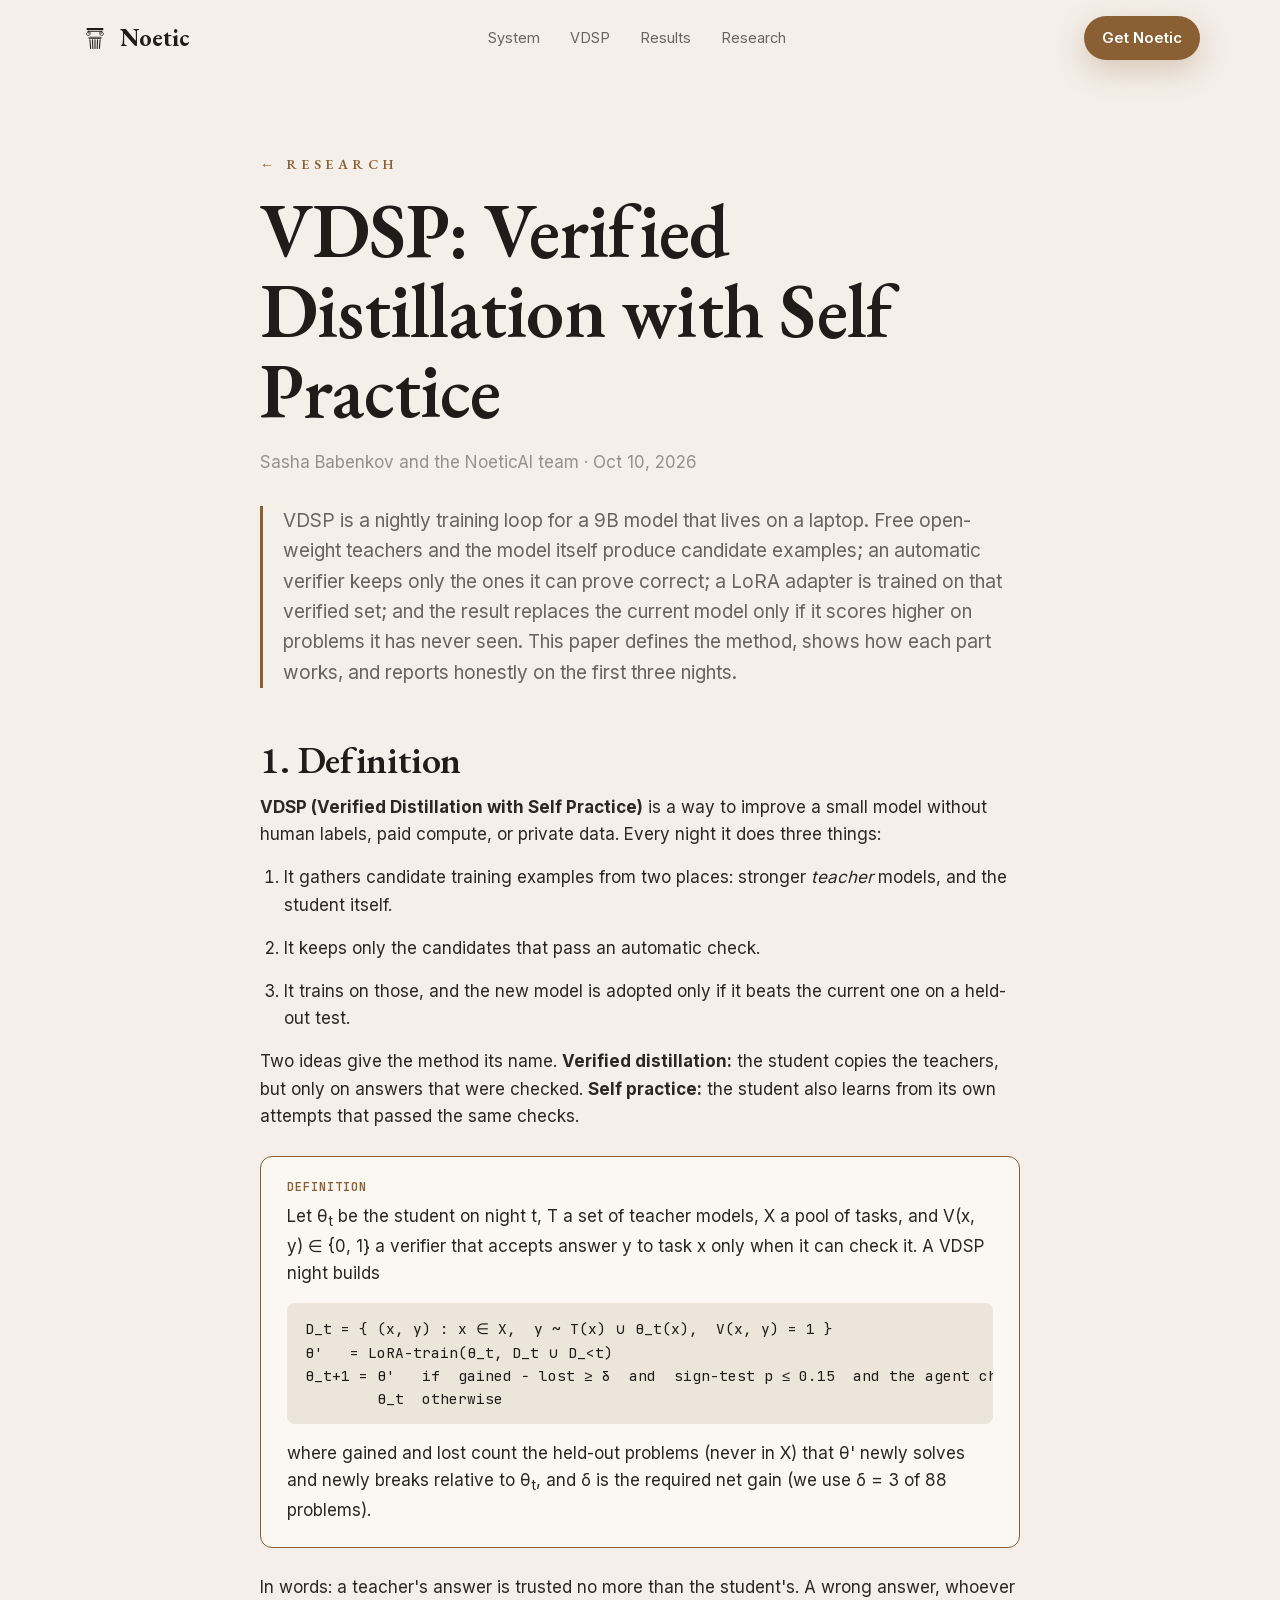
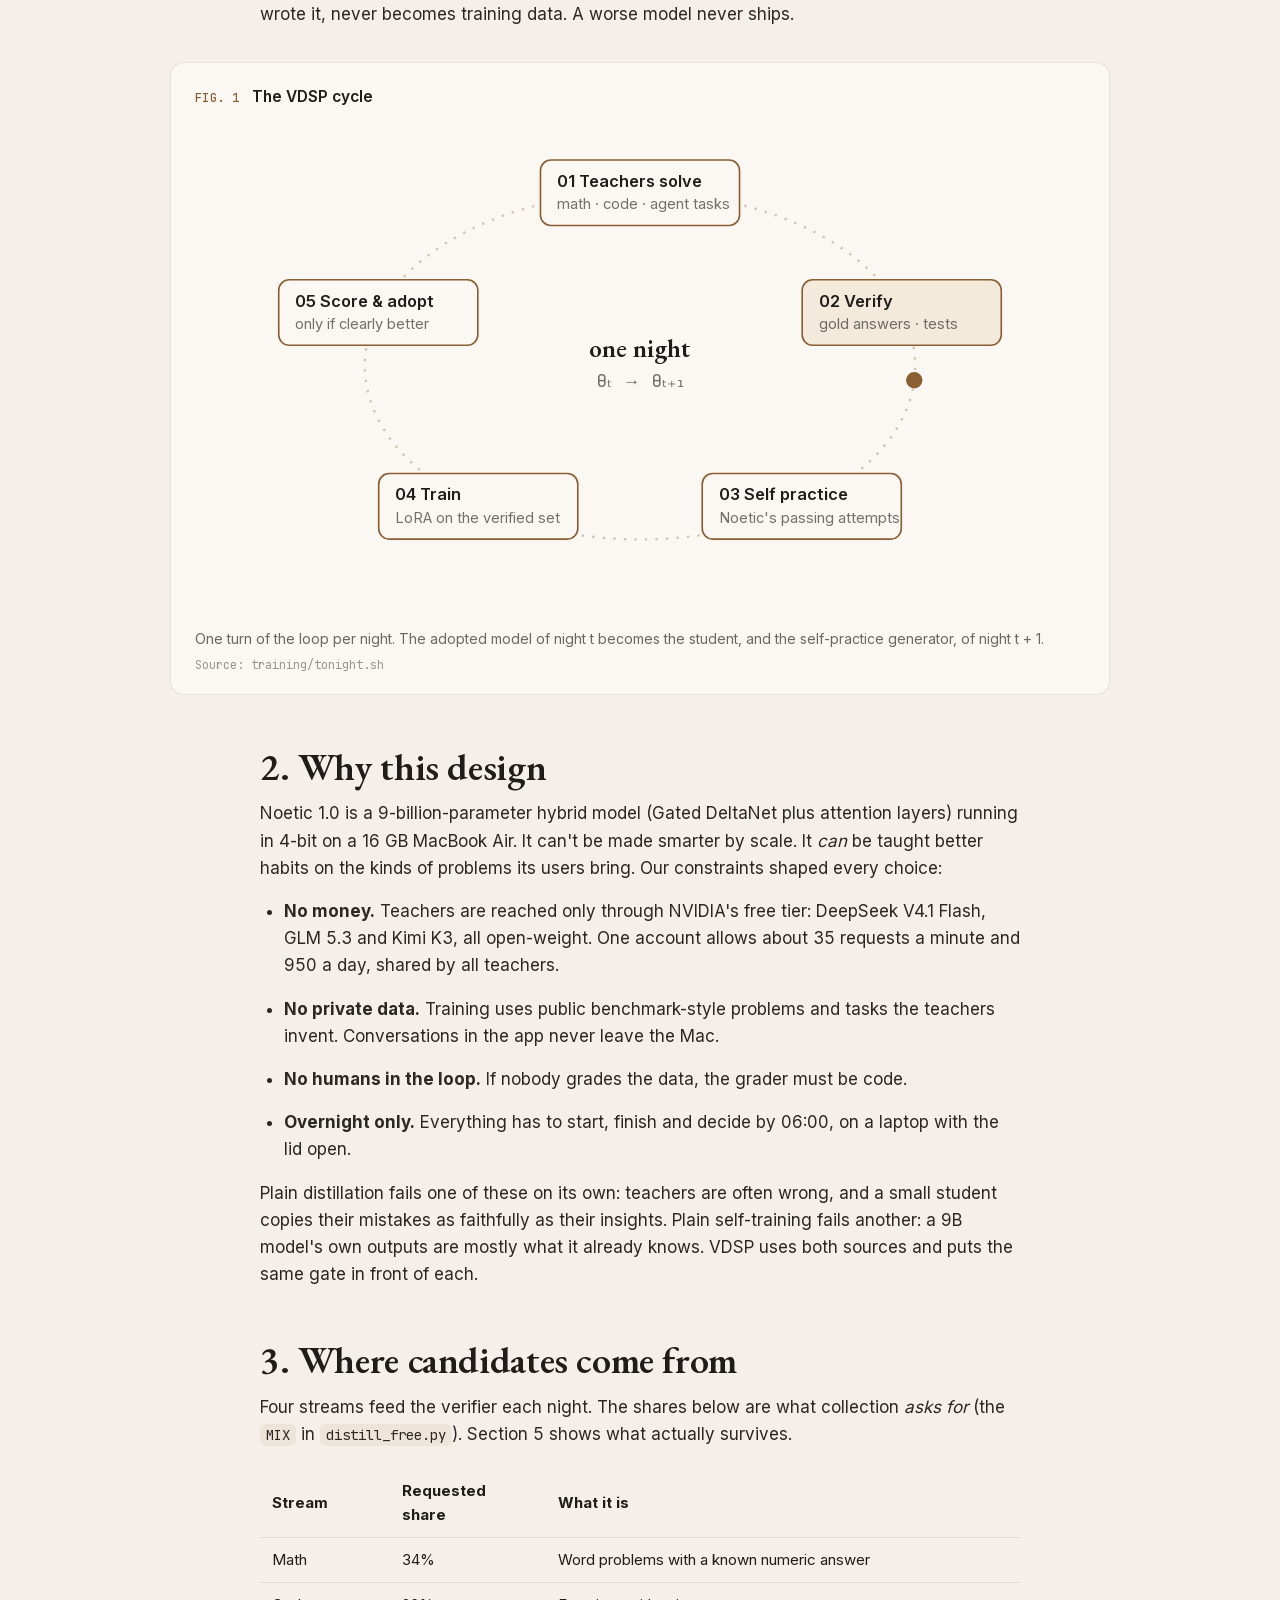
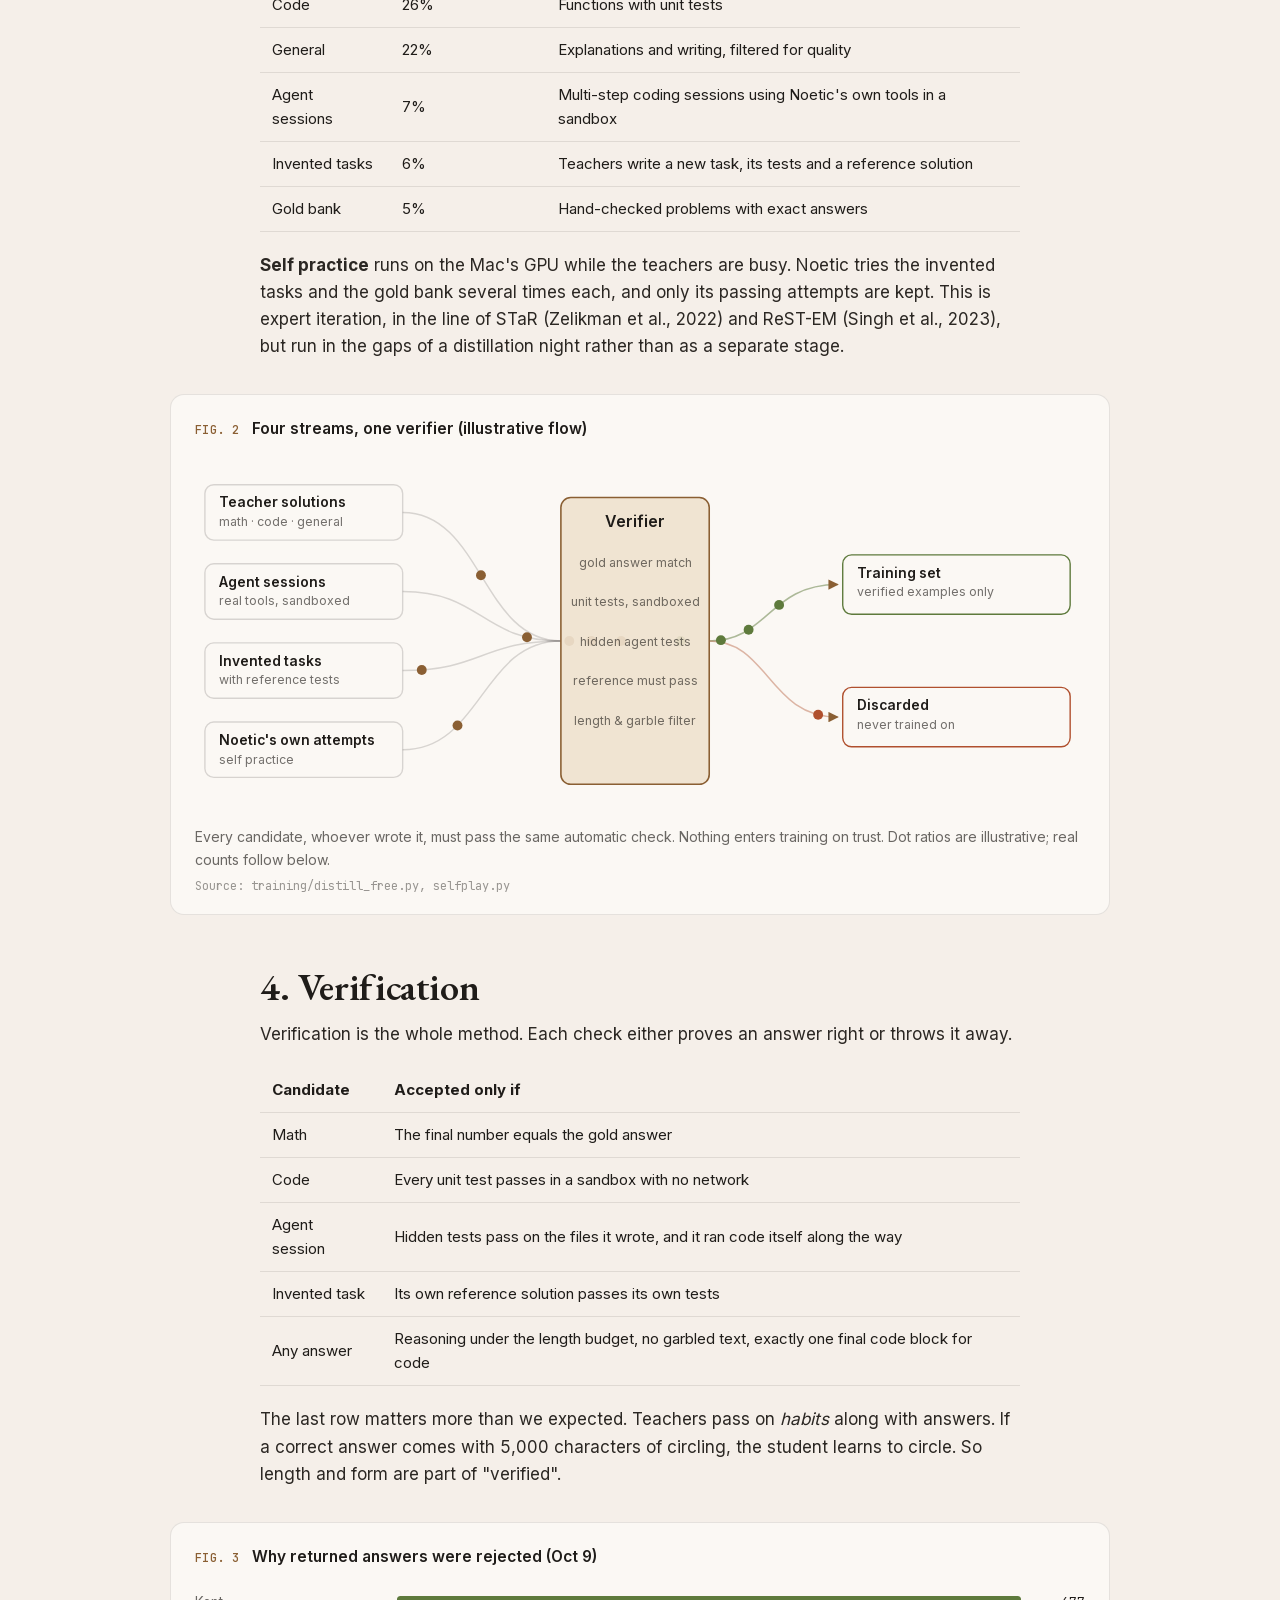
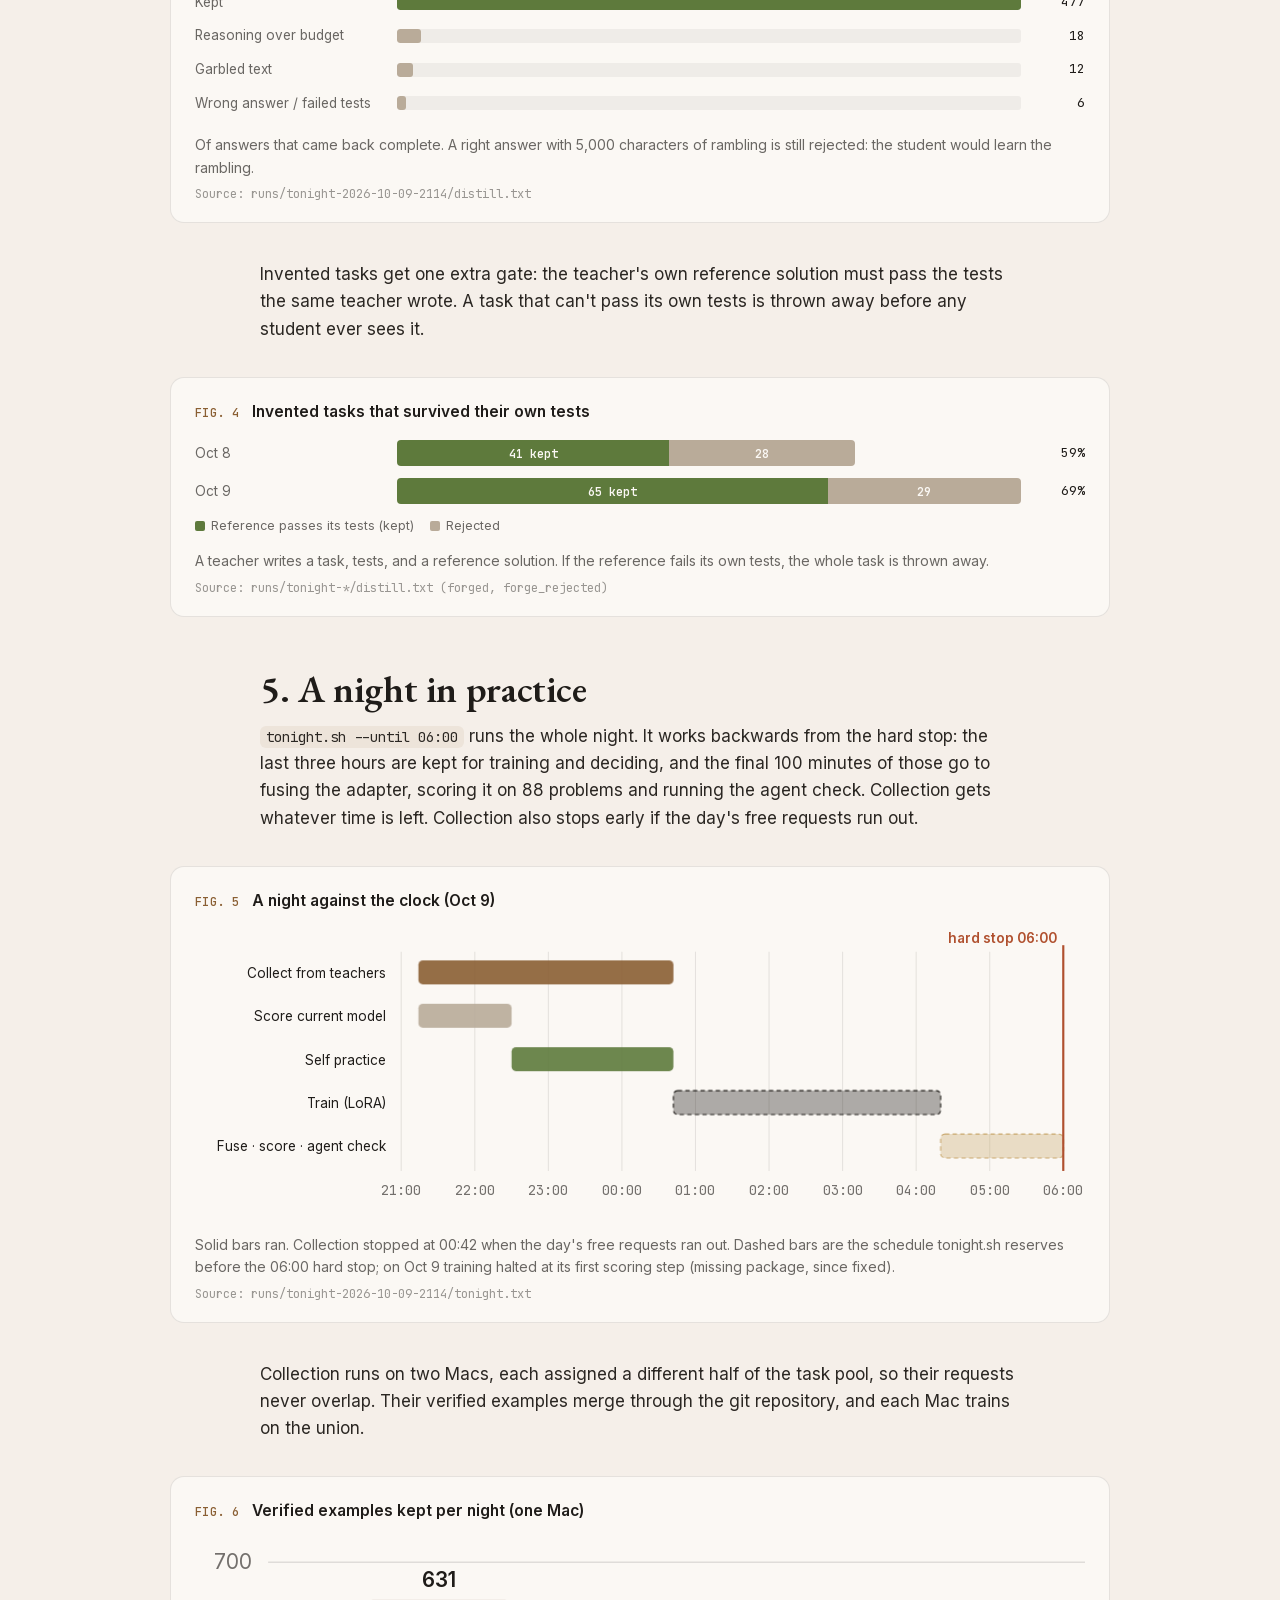
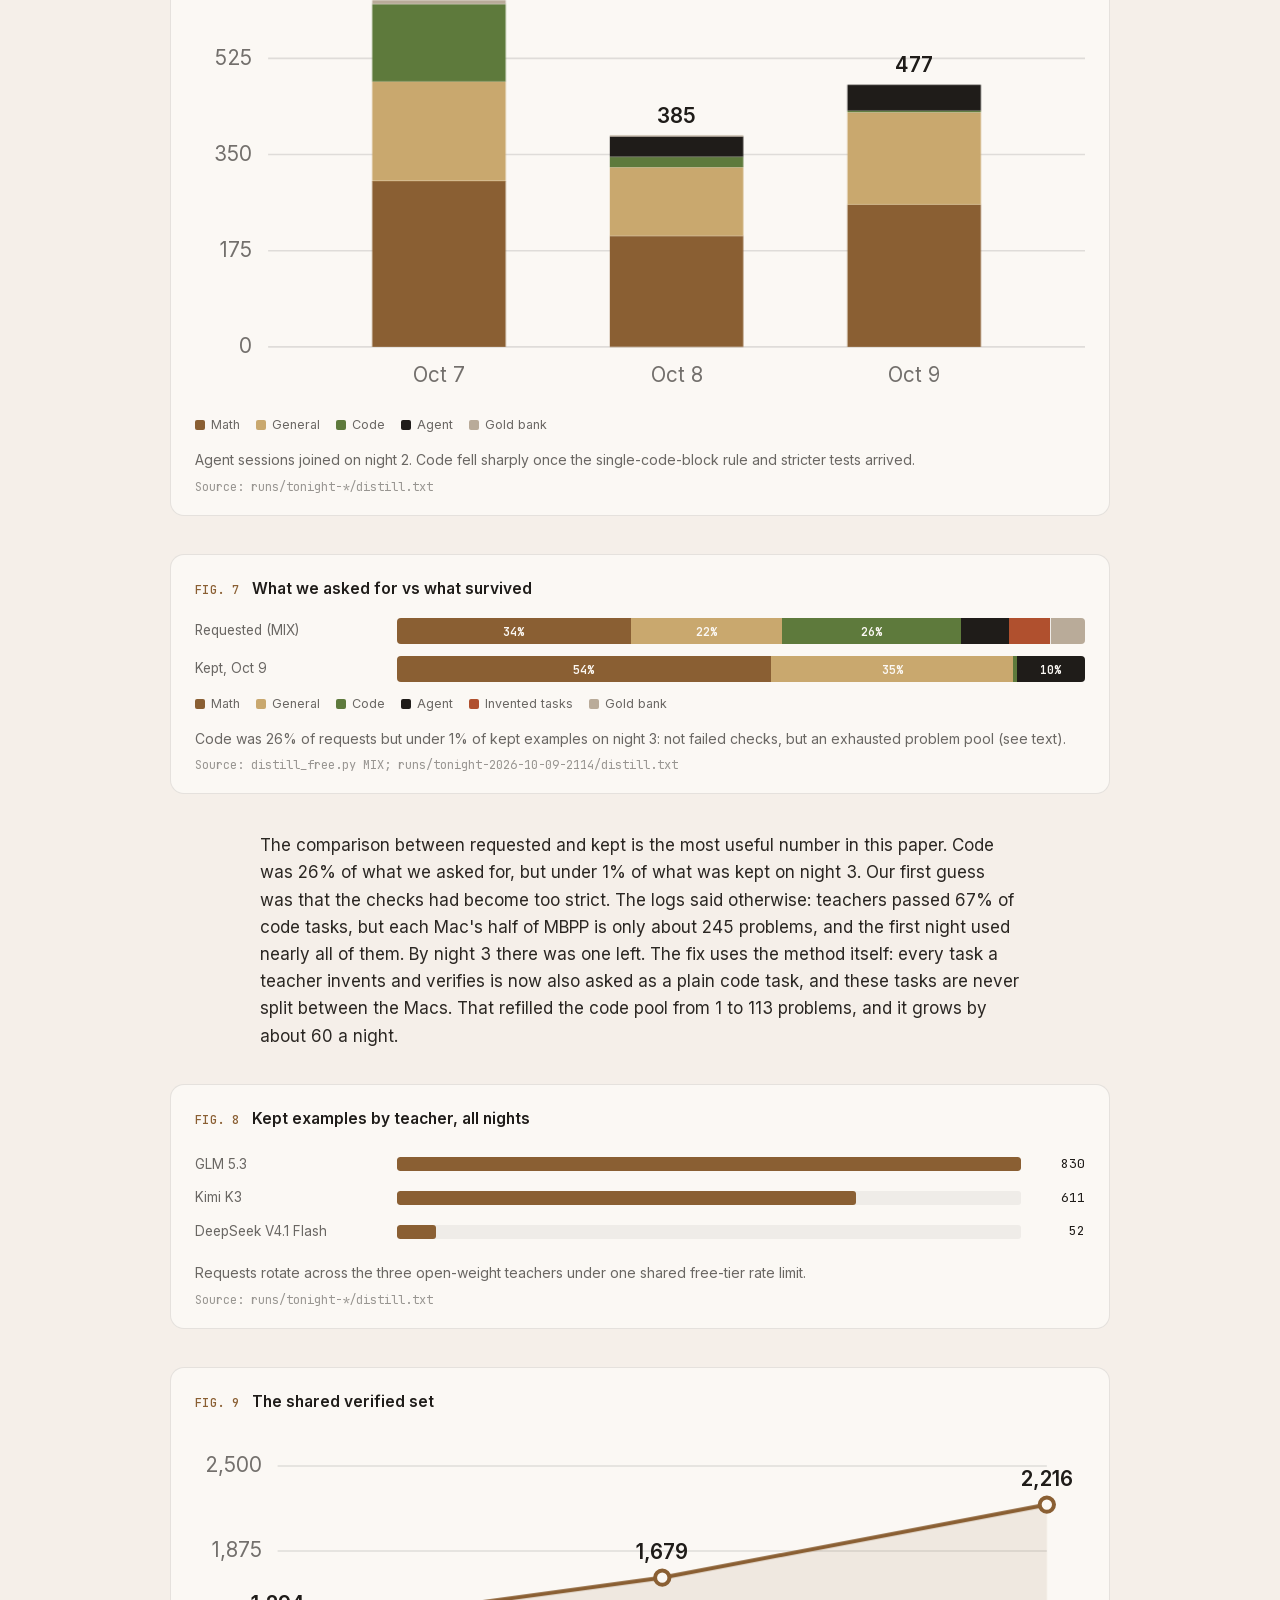
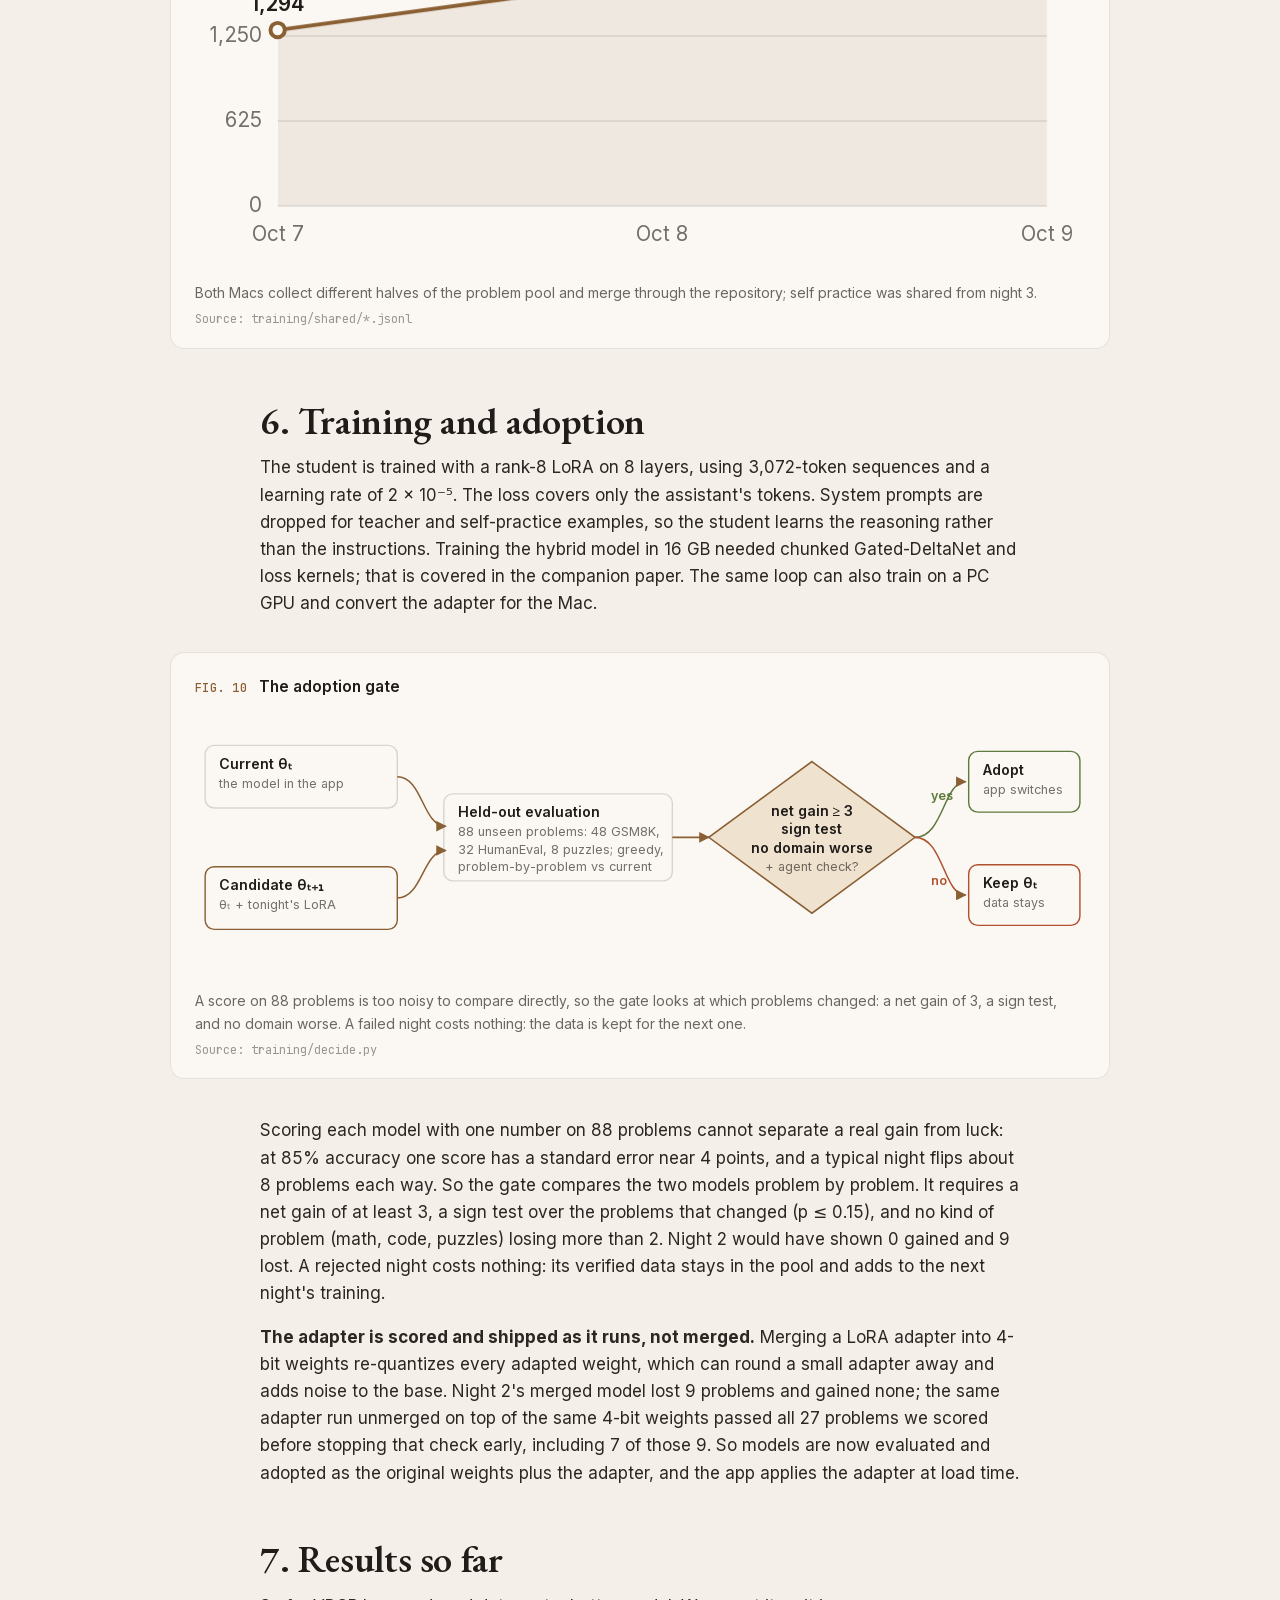
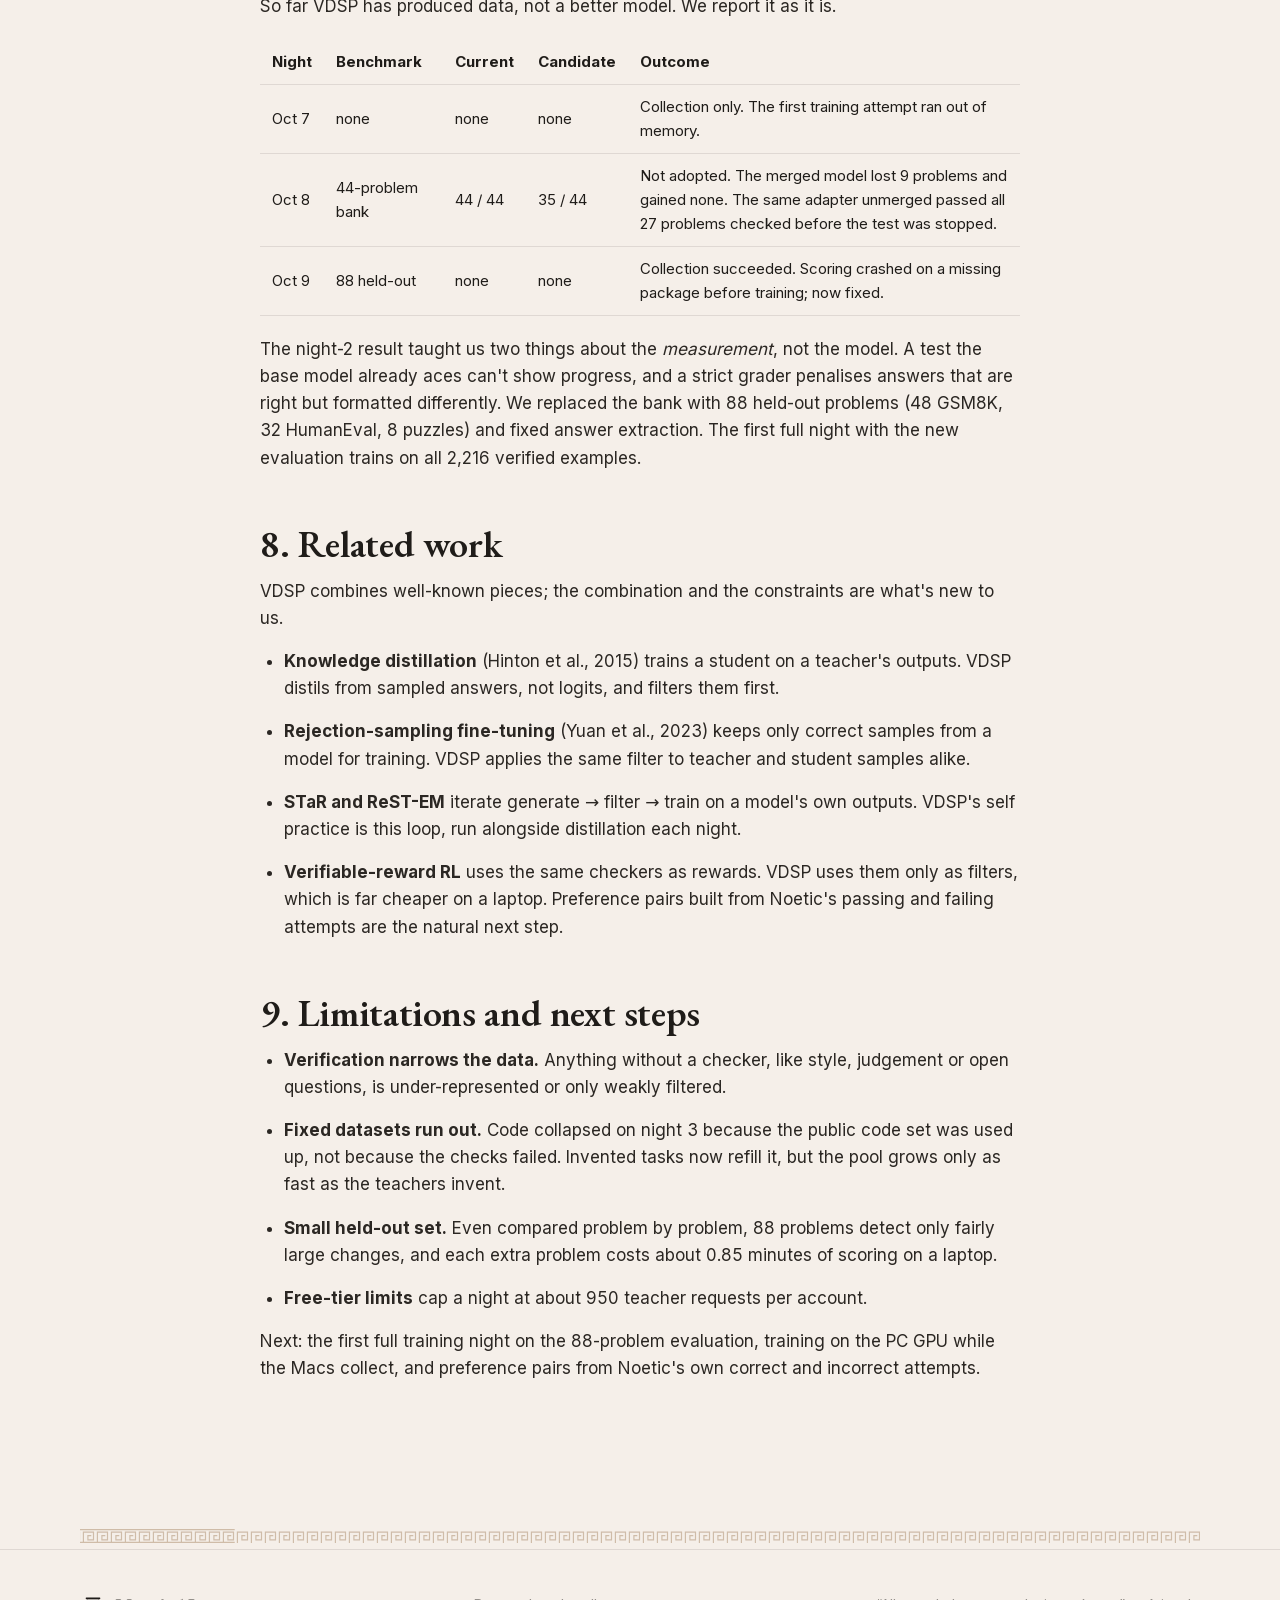
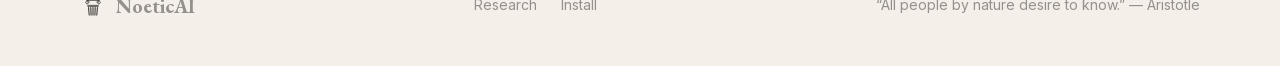
<file: research/vdsp/index.html>
<!DOCTYPE html><html lang="en" class="Zopp6W_variable ptkl8G_variable lMjmPq_variable"><head><meta charSet="utf-8"/><meta name="viewport" content="width=device-width, initial-scale=1"/><link rel="preload" href="/_next/static/media/5476f68d60460930-s.p.2uwcyprjm3xu3.woff2" as="font" crossorigin="" type="font/woff2"/><link rel="preload" href="/_next/static/media/70bc3e132a0a741e-s.p.3t6q91iet4nsy.woff2" as="font" crossorigin="" type="font/woff2"/><link rel="preload" href="/_next/static/media/83afe278b6a6bb3c-s.p.2bn3s6zvc0dyp.woff2" as="font" crossorigin="" type="font/woff2"/><link rel="preload" href="/_next/static/media/e4505858a30c79c2-s.p.0tlhhw_qyyfys.woff2" as="font" crossorigin="" type="font/woff2"/><link rel="preload" href="/_next/static/media/e6c3b2b7c3a61f79-s.p.0y7p5r83eele4.woff2" as="font" crossorigin="" type="font/woff2"/><link rel="stylesheet" href="/_next/static/chunks/12t7ljzwaqmyi.css" data-precedence="next"/><link rel="preload" as="script" fetchPriority="low" href="/_next/static/chunks/1x6obpmlu1_c2.js"/><script src="/_next/static/chunks/2r4s4h5xul1n-.js" async=""></script><script src="/_next/static/chunks/3dmm3v_fq28gc.js" async=""></script><script src="/_next/static/chunks/1ar3ax_-2xzvy.js" async=""></script><script src="/_next/static/chunks/turbopack-3-ry682tkyiqk.js" async=""></script><script src="/_next/static/chunks/42onvq6nokjl2.js" async=""></script><script src="/_next/static/chunks/326j4lykedjd7.js" async=""></script><script src="/_next/static/chunks/375918jdm9hy9.js" async=""></script><title>VDSP: Verified Distillation with Self Practice — NoeticAI</title><meta name="description" content="Noetic 1.0 is a private, self-improving AI that thinks, uses tools, and checks its own work, entirely on your Mac."/><link rel="icon" href="/favicon.ico?favicon.117ezoe8m31dk.ico" sizes="48x48" type="image/x-icon"/><meta name="next-size-adjust" content=""/><script src="/_next/static/chunks/0cz1d0mv5g_q7.js" noModule=""></script></head><body><div hidden=""><!--$--><!--/$--></div><header class="nav "><nav class="wrap" aria-label="Main navigation"><a class="brand" href="/"><svg width="30" height="30" viewBox="0 0 100 100" aria-hidden="true"><rect x="22" y="17" width="56" height="6.5" rx="2" fill="var(--ink)" style="transform-origin:50px 20px"></rect><path d="M27 27.5 L73 27.5" stroke-width="3.6" stroke="var(--ink)" stroke-linecap="round" stroke-linejoin="round" fill="none"></path><path d="M27.00,27.50 L27.78,27.60 L28.54,27.78 L29.27,28.02 L29.97,28.34 L30.63,28.72 L31.24,29.16 L31.80,29.65 L32.31,30.19 L32.75,30.78 L33.14,31.40 L33.45,32.05 L33.70,32.72 L33.88,33.41 L33.99,34.11 L34.04,34.81 L34.01,35.50 L33.91,36.18 L33.75,36.84 L33.53,37.48 L33.25,38.09 L32.91,38.66 L32.52,39.19 L32.08,39.67 L31.60,40.10 L31.09,40.49 L30.55,40.81 L29.98,41.08 L29.40,41.29 L28.80,41.43 L28.20,41.52 L27.60,41.55 L27.00,41.52 L26.42,41.43 L25.85,41.28 L25.31,41.08 L24.79,40.83 L24.31,40.53 L23.86,40.19 L23.46,39.81 L23.10,39.40 L22.78,38.96 L22.51,38.50 L22.30,38.01 L22.13,37.52 L22.01,37.01 L21.95,36.50 L21.94,36.00 L21.98,35.50 L22.06,35.01 L22.19,34.54 L22.37,34.10 L22.59,33.67 L22.84,33.28 L23.13,32.92 L23.45,32.59 L23.80,32.30 L24.17,32.05 L24.55,31.84 L24.95,31.67 L25.36,31.55 L25.78,31.46 L26.19,31.42 L26.60,31.43 L27.00,31.47 L27.39,31.55 L27.76,31.67 L28.12,31.82 L28.45,32.00 L28.75,32.22 L29.03,32.46 L29.28,32.72 L29.50,33.00 L29.69,33.30 L29.84,33.60 L29.95,33.92 L30.04,34.24 L30.09,34.56 L30.10,34.88 L30.09,35.20 L30.04,35.50" stroke-width="3.06" stroke="var(--ink)" stroke-linecap="round" stroke-linejoin="round" fill="none"></path><path d="M73.00,27.50 L72.22,27.60 L71.46,27.78 L70.73,28.02 L70.03,28.34 L69.37,28.72 L68.76,29.16 L68.20,29.65 L67.69,30.19 L67.25,30.78 L66.86,31.40 L66.55,32.05 L66.30,32.72 L66.12,33.41 L66.01,34.11 L65.96,34.81 L65.99,35.50 L66.09,36.18 L66.25,36.84 L66.47,37.48 L66.75,38.09 L67.09,38.66 L67.48,39.19 L67.92,39.67 L68.40,40.10 L68.91,40.49 L69.45,40.81 L70.02,41.08 L70.60,41.29 L71.20,41.43 L71.80,41.52 L72.40,41.55 L73.00,41.52 L73.58,41.43 L74.15,41.28 L74.69,41.08 L75.21,40.83 L75.69,40.53 L76.14,40.19 L76.54,39.81 L76.90,39.40 L77.22,38.96 L77.49,38.50 L77.70,38.01 L77.87,37.52 L77.99,37.01 L78.05,36.50 L78.06,36.00 L78.02,35.50 L77.94,35.01 L77.81,34.54 L77.63,34.10 L77.41,33.67 L77.16,33.28 L76.87,32.92 L76.55,32.59 L76.20,32.30 L75.83,32.05 L75.45,31.84 L75.05,31.67 L74.64,31.55 L74.22,31.46 L73.81,31.42 L73.40,31.43 L73.00,31.47 L72.61,31.55 L72.24,31.67 L71.88,31.82 L71.55,32.00 L71.25,32.22 L70.97,32.46 L70.72,32.72 L70.50,33.00 L70.31,33.30 L70.16,33.60 L70.05,33.92 L69.96,34.24 L69.91,34.56 L69.90,34.88 L69.91,35.20 L69.96,35.50" stroke-width="3.06" stroke="var(--ink)" stroke-linecap="round" stroke-linejoin="round" fill="none"></path><path d="M30 47.5 L70 47.5 M30 51.5 L70 51.5" stroke-width="2.7" stroke="var(--ink)" stroke-linecap="round" stroke-linejoin="round" fill="none"></path><path d="M33 56 L35.5 85" stroke-width="3.6" stroke="var(--ink)" stroke-linecap="round" stroke-linejoin="round" fill="none"></path><path d="M41.5 56 L42.75 85" stroke-width="3.6" stroke="var(--ink)" stroke-linecap="round" stroke-linejoin="round" fill="none"></path><path d="M50 56 L50 85" stroke-width="3.6" stroke="var(--ink)" stroke-linecap="round" stroke-linejoin="round" fill="none"></path><path d="M58.5 56 L57.25 85" stroke-width="3.6" stroke="var(--ink)" stroke-linecap="round" stroke-linejoin="round" fill="none"></path><path d="M67 56 L64.5 85" stroke-width="3.6" stroke="var(--ink)" stroke-linecap="round" stroke-linejoin="round" fill="none"></path></svg>Noetic</a><div class="nav-links"><a href="/#system">System</a><a href="/#vdsp">VDSP</a><a href="/#results">Results</a><a href="/research/">Research</a></div><a class="btn btn-primary" style="padding:10px 18px" href="/#install">Get Noetic</a></nav></header><main class="wrap"><article class="article"><div style="opacity:0"><a class="eyebrow" href="/research/">← Research</a></div><div style="opacity:0"><h1>VDSP: Verified Distillation with Self Practice</h1></div><div style="opacity:0"><p style="color:var(--ink-3)">Sasha Babenkov and the NoeticAI team<!-- --> · <!-- -->Oct 10, 2026</p></div><div style="opacity:0"><p class="abstract">VDSP is a nightly training loop for a 9B model that lives on a laptop. Free open-weight teachers and the model itself produce candidate examples; an automatic verifier keeps only the ones it can prove correct; a LoRA adapter is trained on that verified set; and the result replaces the current model only if it scores higher on problems it has never seen. This paper defines the method, shows how each part works, and reports honestly on the first three nights.</p></div><div class="prose"><h2>1. Definition</h2>
<p><strong>VDSP (Verified Distillation with Self Practice)</strong> is a way to improve a small model without human labels, paid compute, or private data. Every night it does three things:</p>
<ol>
<li>It gathers candidate training examples from two places: stronger <em>teacher</em> models, and the student itself.</li>
<li>It keeps only the candidates that pass an automatic check.</li>
<li>It trains on those, and the new model is adopted only if it beats the current one on a held-out test.</li>
</ol>
<p>Two ideas give the method its name. <strong>Verified distillation:</strong> the student copies the teachers, but only on answers that were checked. <strong>Self practice:</strong> the student also learns from its own attempts that passed the same checks.</p>
<div class="defn">
<p class="defn-label">Definition</p>
<p>Let θ<sub>t</sub> be the student on night t, T a set of teacher models, X a pool of tasks, and V(x, y) ∈ {0, 1} a verifier that accepts answer y to task x only when it can check it. A VDSP night builds</p>
<p class="eq">D_t = { (x, y) : x ∈ X,  y ~ T(x) ∪ θ_t(x),  V(x, y) = 1 }
θ'   = LoRA-train(θ_t, D_t ∪ D_&lt;t)
θ_t+1 = θ'   if  gained − lost ≥ δ  and  sign-test p ≤ 0.15  and the agent check passes
        θ_t  otherwise</p>
<p>where gained and lost count the held-out problems (never in X) that θ' newly solves and newly breaks relative to θ<sub>t</sub>, and δ is the required net gain (we use δ = 3 of 88 problems).</p>
</div><p>In words: a teacher&#39;s answer is trusted no more than the student&#39;s. A wrong answer, whoever wrote it, never becomes training data. A worse model never ships.</p>
</div><div class="paper-fig"><div style="opacity:0"><figure class="fig fig-wide"><figcaption class="fig-head"><span>Fig. <!-- -->1</span>The VDSP cycle</figcaption><div class="fig-body anim "><svg viewBox="0 0 760 410" width="100%" role="img" aria-label="The VDSP cycle: teachers solve, verify, self practice, train, score and adopt, then repeat"><path d="M380 57 A235 148 0 0 1 380 353 A235 148 0 0 1 380 57" fill="none" stroke="#8a5f33" stroke-opacity="0.35" stroke-width="2" stroke-dasharray="2 7"></path><circle class="motion" r="7" fill="#8a5f33"><animateMotion dur="10s" repeatCount="indefinite" path="M380 57 A235 148 0 0 1 380 353 A235 148 0 0 1 380 57"></animateMotion></circle><text x="380" y="197" text-anchor="middle" style="font:600 22px var(--font-display);fill:#1f1c19">one night</text><text x="380" y="223" text-anchor="middle" style="font:15px var(--font-mono);fill:rgba(31,28,25,0.62)">θₜ → θₜ₊₁</text><g><rect x="295" y="29" width="170" height="56" rx="9" fill="#fbf8f4" stroke="#8a5f33" stroke-width="1.4"><animate attributeName="fill" values="#fbf8f4;#efe2cf;#fbf8f4;#fbf8f4" keyTimes="0;0.05;0.16;1" dur="10s" begin="-0.40s" repeatCount="indefinite"></animate></rect><text x="309" y="52" style="font:600 14px var(--font-body);fill:#1f1c19">01  Teachers solve</text><text x="309" y="71" style="font:12.5px var(--font-body);fill:rgba(31,28,25,0.62)">math · code · agent tasks</text></g><g><rect x="518.4982813293611" y="131.26548483250778" width="170" height="56" rx="9" fill="#fbf8f4" stroke="#8a5f33" stroke-width="1.4"><animate attributeName="fill" values="#fbf8f4;#efe2cf;#fbf8f4;#fbf8f4" keyTimes="0;0.05;0.16;1" dur="10s" begin="1.71s" repeatCount="indefinite"></animate></rect><text x="532.4982813293611" y="154.26548483250778" style="font:600 14px var(--font-body);fill:#1f1c19">02  Verify</text><text x="532.4982813293611" y="173.26548483250778" style="font:12.5px var(--font-body);fill:rgba(31,28,25,0.62)">gold answers · tests</text></g><g><rect x="433.1295342887312" y="296.7345151674922" width="170" height="56" rx="9" fill="#fbf8f4" stroke="#8a5f33" stroke-width="1.4"><animate attributeName="fill" values="#fbf8f4;#efe2cf;#fbf8f4;#fbf8f4" keyTimes="0;0.05;0.16;1" dur="10s" begin="3.44s" repeatCount="indefinite"></animate></rect><text x="447.1295342887312" y="319.7345151674922" style="font:600 14px var(--font-body);fill:#1f1c19">03  Self practice</text><text x="447.1295342887312" y="338.7345151674922" style="font:12.5px var(--font-body);fill:rgba(31,28,25,0.62)">Noetic&#x27;s passing attempts</text></g><g><rect x="156.87046571126885" y="296.7345151674922" width="170" height="56" rx="9" fill="#fbf8f4" stroke="#8a5f33" stroke-width="1.4"><animate attributeName="fill" values="#fbf8f4;#efe2cf;#fbf8f4;#fbf8f4" keyTimes="0;0.05;0.16;1" dur="10s" begin="5.76s" repeatCount="indefinite"></animate></rect><text x="170.87046571126885" y="319.7345151674922" style="font:600 14px var(--font-body);fill:#1f1c19">04  Train</text><text x="170.87046571126885" y="338.7345151674922" style="font:12.5px var(--font-body);fill:rgba(31,28,25,0.62)">LoRA on the verified set</text></g><g><rect x="71.5017186706389" y="131.2654848325078" width="170" height="56" rx="9" fill="#fbf8f4" stroke="#8a5f33" stroke-width="1.4"><animate attributeName="fill" values="#fbf8f4;#efe2cf;#fbf8f4;#fbf8f4" keyTimes="0;0.05;0.16;1" dur="10s" begin="7.49s" repeatCount="indefinite"></animate></rect><text x="85.5017186706389" y="154.2654848325078" style="font:600 14px var(--font-body);fill:#1f1c19">05  Score &amp; adopt</text><text x="85.5017186706389" y="173.2654848325078" style="font:12.5px var(--font-body);fill:rgba(31,28,25,0.62)">only if clearly better</text></g></svg></div><p class="fig-caption">One turn of the loop per night. The adopted model of night t becomes the student, and the self-practice generator, of night t + 1.</p><p class="fig-source">Source: <!-- -->training/tonight.sh</p></figure></div></div><div class="prose"><h2>2. Why this design</h2>
<p>Noetic 1.0 is a 9-billion-parameter hybrid model (Gated DeltaNet plus attention layers) running in 4-bit on a 16 GB MacBook Air. It can&#39;t be made smarter by scale. It <em>can</em> be taught better habits on the kinds of problems its users bring. Our constraints shaped every choice:</p>
<ul>
<li><strong>No money.</strong> Teachers are reached only through NVIDIA&#39;s free tier: DeepSeek V4.1 Flash, GLM 5.3 and Kimi K3, all open-weight. One account allows about 35 requests a minute and 950 a day, shared by all teachers.</li>
<li><strong>No private data.</strong> Training uses public benchmark-style problems and tasks the teachers invent. Conversations in the app never leave the Mac.</li>
<li><strong>No humans in the loop.</strong> If nobody grades the data, the grader must be code.</li>
<li><strong>Overnight only.</strong> Everything has to start, finish and decide by 06:00, on a laptop with the lid open.</li>
</ul>
<p>Plain distillation fails one of these on its own: teachers are often wrong, and a small student copies their mistakes as faithfully as their insights. Plain self-training fails another: a 9B model&#39;s own outputs are mostly what it already knows. VDSP uses both sources and puts the same gate in front of each.</p>
<h2>3. Where candidates come from</h2>
<p>Four streams feed the verifier each night. The shares below are what collection <em>asks for</em> (the <code>MIX</code> in <code>distill_free.py</code>). Section 5 shows what actually survives.</p>
<table>
<thead>
<tr>
<th>Stream</th>
<th>Requested share</th>
<th>What it is</th>
</tr>
</thead>
<tbody><tr>
<td>Math</td>
<td>34%</td>
<td>Word problems with a known numeric answer</td>
</tr>
<tr>
<td>Code</td>
<td>26%</td>
<td>Functions with unit tests</td>
</tr>
<tr>
<td>General</td>
<td>22%</td>
<td>Explanations and writing, filtered for quality</td>
</tr>
<tr>
<td>Agent sessions</td>
<td>7%</td>
<td>Multi-step coding sessions using Noetic&#39;s own tools in a sandbox</td>
</tr>
<tr>
<td>Invented tasks</td>
<td>6%</td>
<td>Teachers write a new task, its tests and a reference solution</td>
</tr>
<tr>
<td>Gold bank</td>
<td>5%</td>
<td>Hand-checked problems with exact answers</td>
</tr>
</tbody></table>
<p><strong>Self practice</strong> runs on the Mac&#39;s GPU while the teachers are busy. Noetic tries the invented tasks and the gold bank several times each, and only its passing attempts are kept. This is expert iteration, in the line of STaR (Zelikman et al., 2022) and ReST-EM (Singh et al., 2023), but run in the gaps of a distillation night rather than as a separate stage.</p>
</div><div class="paper-fig"><div style="opacity:0"><figure class="fig fig-wide"><figcaption class="fig-head"><span>Fig. <!-- -->2</span>Four streams, one verifier (illustrative flow)</figcaption><div class="fig-body anim "><svg viewBox="0 0 900 350" width="100%" role="img" aria-label="Candidate examples from four sources pass through a verifier; passing ones join the training set, the rest are discarded"><defs><marker id="pf-arrow" viewBox="0 0 10 10" refX="9" refY="5" markerWidth="7" markerHeight="7" orient="auto-start-reverse"><path d="M0 0 L10 5 L0 10 z" fill="#8a5f33"></path></marker></defs><g><rect x="10" y="27" width="200" height="56" rx="9" fill="#fbf8f4" stroke="rgba(31,28,25,0.16)" stroke-width="1.4"></rect><text x="24" y="50" style="font:600 14px var(--font-body);fill:#1f1c19">Teacher solutions</text><text x="24" y="69" style="font:12.5px var(--font-body);fill:rgba(31,28,25,0.62)">math · code · general</text></g><g><rect x="10" y="107" width="200" height="56" rx="9" fill="#fbf8f4" stroke="rgba(31,28,25,0.16)" stroke-width="1.4"></rect><text x="24" y="130" style="font:600 14px var(--font-body);fill:#1f1c19">Agent sessions</text><text x="24" y="149" style="font:12.5px var(--font-body);fill:rgba(31,28,25,0.62)">real tools, sandboxed</text></g><g><rect x="10" y="187" width="200" height="56" rx="9" fill="#fbf8f4" stroke="rgba(31,28,25,0.16)" stroke-width="1.4"></rect><text x="24" y="210" style="font:600 14px var(--font-body);fill:#1f1c19">Invented tasks</text><text x="24" y="229" style="font:12.5px var(--font-body);fill:rgba(31,28,25,0.62)">with reference tests</text></g><g><rect x="10" y="267" width="200" height="56" rx="9" fill="#fbf8f4" stroke="rgba(31,28,25,0.16)" stroke-width="1.4"></rect><text x="24" y="290" style="font:600 14px var(--font-body);fill:#1f1c19">Noetic&#x27;s own attempts</text><text x="24" y="309" style="font:12.5px var(--font-body);fill:rgba(31,28,25,0.62)">self practice</text></g><path d="M210 55 C 290 55, 290 185, 370 185" fill="none" stroke="rgba(31,28,25,0.16)" stroke-width="1.5"></path><path d="M210 135 C 290 135, 290 185, 370 185" fill="none" stroke="rgba(31,28,25,0.16)" stroke-width="1.5"></path><path d="M210 215 C 290 215, 290 185, 370 185" fill="none" stroke="rgba(31,28,25,0.16)" stroke-width="1.5"></path><path d="M210 295 C 290 295, 290 185, 370 185" fill="none" stroke="rgba(31,28,25,0.16)" stroke-width="1.5"></path><path d="M520 185 C 580 185, 580 128, 650 128" fill="none" stroke="#5e7a3c" stroke-opacity="0.5" stroke-width="1.5" marker-end="url(#pf-arrow)"></path><path d="M520 185 C 580 185, 580 262, 650 262" fill="none" stroke="#b0502e" stroke-opacity="0.4" stroke-width="1.5" marker-end="url(#pf-arrow)"></path><circle class="motion" r="5" fill="#8a5f33"><animateMotion dur="4.8s" begin="0s" repeatCount="indefinite" path="M210 55 C 290 55, 290 185, 370 185 L 520 185 C 580 185, 580 128, 650 128"></animateMotion><animate attributeName="fill" values="#8a5f33;#5e7a3c" keyTimes="0;0.62" calcMode="discrete" dur="4.8s" begin="0s" repeatCount="indefinite"></animate></circle><circle class="motion" r="5" fill="#8a5f33"><animateMotion dur="4.8s" begin="-0.4s" repeatCount="indefinite" path="M210 135 C 290 135, 290 185, 370 185 L 520 185 C 580 185, 580 128, 650 128"></animateMotion><animate attributeName="fill" values="#8a5f33;#5e7a3c" keyTimes="0;0.62" calcMode="discrete" dur="4.8s" begin="-0.4s" repeatCount="indefinite"></animate></circle><circle class="motion" r="5" fill="#8a5f33"><animateMotion dur="4.8s" begin="-0.8s" repeatCount="indefinite" path="M210 215 C 290 215, 290 185, 370 185 L 520 185 C 580 185, 580 128, 650 128"></animateMotion><animate attributeName="fill" values="#8a5f33;#5e7a3c" keyTimes="0;0.62" calcMode="discrete" dur="4.8s" begin="-0.8s" repeatCount="indefinite"></animate></circle><circle class="motion" r="5" fill="#8a5f33"><animateMotion dur="4.8s" begin="-1.2000000000000002s" repeatCount="indefinite" path="M210 295 C 290 295, 290 185, 370 185 L 520 185 C 580 185, 580 128, 650 128"></animateMotion><animate attributeName="fill" values="#8a5f33;#5e7a3c" keyTimes="0;0.62" calcMode="discrete" dur="4.8s" begin="-1.2000000000000002s" repeatCount="indefinite"></animate></circle><circle class="motion" r="5" fill="#8a5f33"><animateMotion dur="4.8s" begin="-1.6s" repeatCount="indefinite" path="M210 55 C 290 55, 290 185, 370 185 L 520 185 C 580 185, 580 128, 650 128"></animateMotion><animate attributeName="fill" values="#8a5f33;#5e7a3c" keyTimes="0;0.62" calcMode="discrete" dur="4.8s" begin="-1.6s" repeatCount="indefinite"></animate></circle><circle class="motion" r="5" fill="#8a5f33"><animateMotion dur="4.8s" begin="-2s" repeatCount="indefinite" path="M210 135 C 290 135, 290 185, 370 185 L 520 185 C 580 185, 580 262, 650 262"></animateMotion><animate attributeName="fill" values="#8a5f33;#b0502e" keyTimes="0;0.62" calcMode="discrete" dur="4.8s" begin="-2s" repeatCount="indefinite"></animate></circle><circle class="motion" r="5" fill="#8a5f33"><animateMotion dur="4.8s" begin="-2.4000000000000004s" repeatCount="indefinite" path="M210 215 C 290 215, 290 185, 370 185 L 520 185 C 580 185, 580 128, 650 128"></animateMotion><animate attributeName="fill" values="#8a5f33;#5e7a3c" keyTimes="0;0.62" calcMode="discrete" dur="4.8s" begin="-2.4000000000000004s" repeatCount="indefinite"></animate></circle><circle class="motion" r="5" fill="#8a5f33"><animateMotion dur="4.8s" begin="-2.8000000000000003s" repeatCount="indefinite" path="M210 295 C 290 295, 290 185, 370 185 L 520 185 C 580 185, 580 128, 650 128"></animateMotion><animate attributeName="fill" values="#8a5f33;#5e7a3c" keyTimes="0;0.62" calcMode="discrete" dur="4.8s" begin="-2.8000000000000003s" repeatCount="indefinite"></animate></circle><circle class="motion" r="5" fill="#8a5f33"><animateMotion dur="4.8s" begin="-3.2s" repeatCount="indefinite" path="M210 55 C 290 55, 290 185, 370 185 L 520 185 C 580 185, 580 128, 650 128"></animateMotion><animate attributeName="fill" values="#8a5f33;#5e7a3c" keyTimes="0;0.62" calcMode="discrete" dur="4.8s" begin="-3.2s" repeatCount="indefinite"></animate></circle><circle class="motion" r="5" fill="#8a5f33"><animateMotion dur="4.8s" begin="-3.6s" repeatCount="indefinite" path="M210 135 C 290 135, 290 185, 370 185 L 520 185 C 580 185, 580 128, 650 128"></animateMotion><animate attributeName="fill" values="#8a5f33;#5e7a3c" keyTimes="0;0.62" calcMode="discrete" dur="4.8s" begin="-3.6s" repeatCount="indefinite"></animate></circle><circle class="motion" r="5" fill="#8a5f33"><animateMotion dur="4.8s" begin="-4s" repeatCount="indefinite" path="M210 215 C 290 215, 290 185, 370 185 L 520 185 C 580 185, 580 128, 650 128"></animateMotion><animate attributeName="fill" values="#8a5f33;#5e7a3c" keyTimes="0;0.62" calcMode="discrete" dur="4.8s" begin="-4s" repeatCount="indefinite"></animate></circle><circle class="motion" r="5" fill="#8a5f33"><animateMotion dur="4.8s" begin="-4.4s" repeatCount="indefinite" path="M210 295 C 290 295, 290 185, 370 185 L 520 185 C 580 185, 580 262, 650 262"></animateMotion><animate attributeName="fill" values="#8a5f33;#b0502e" keyTimes="0;0.62" calcMode="discrete" dur="4.8s" begin="-4.4s" repeatCount="indefinite"></animate></circle><rect x="370" y="40" width="150" height="290" rx="10" fill="rgba(239,226,207,0.92)" stroke="#8a5f33" stroke-width="1.6"></rect><text x="445" y="70" text-anchor="middle" style="font:600 14px var(--font-body);fill:#1f1c19;font-size:16px">Verifier</text><text x="445" y="110" text-anchor="middle" style="font:12.5px var(--font-body);fill:rgba(31,28,25,0.62)">gold answer match</text><text x="445" y="150" text-anchor="middle" style="font:12.5px var(--font-body);fill:rgba(31,28,25,0.62)">unit tests, sandboxed</text><text x="445" y="190" text-anchor="middle" style="font:12.5px var(--font-body);fill:rgba(31,28,25,0.62)">hidden agent tests</text><text x="445" y="230" text-anchor="middle" style="font:12.5px var(--font-body);fill:rgba(31,28,25,0.62)">reference must pass</text><text x="445" y="270" text-anchor="middle" style="font:12.5px var(--font-body);fill:rgba(31,28,25,0.62)">length &amp; garble filter</text><g><rect x="655" y="98" width="230" height="60" rx="9" fill="#fbf8f4" stroke="#5e7a3c" stroke-width="1.4"></rect><text x="669" y="121" style="font:600 14px var(--font-body);fill:#1f1c19">Training set</text><text x="669" y="140" style="font:12.5px var(--font-body);fill:rgba(31,28,25,0.62)">verified examples only</text></g><g><rect x="655" y="232" width="230" height="60" rx="9" fill="#fbf8f4" stroke="#b0502e" stroke-width="1.4"></rect><text x="669" y="255" style="font:600 14px var(--font-body);fill:#1f1c19">Discarded</text><text x="669" y="274" style="font:12.5px var(--font-body);fill:rgba(31,28,25,0.62)">never trained on</text></g></svg></div><p class="fig-caption">Every candidate, whoever wrote it, must pass the same automatic check. Nothing enters training on trust. Dot ratios are illustrative; real counts follow below.</p><p class="fig-source">Source: <!-- -->training/distill_free.py, selfplay.py</p></figure></div></div><div class="prose"><h2>4. Verification</h2>
<p>Verification is the whole method. Each check either proves an answer right or throws it away.</p>
<table>
<thead>
<tr>
<th>Candidate</th>
<th>Accepted only if</th>
</tr>
</thead>
<tbody><tr>
<td>Math</td>
<td>The final number equals the gold answer</td>
</tr>
<tr>
<td>Code</td>
<td>Every unit test passes in a sandbox with no network</td>
</tr>
<tr>
<td>Agent session</td>
<td>Hidden tests pass on the files it wrote, and it ran code itself along the way</td>
</tr>
<tr>
<td>Invented task</td>
<td>Its own reference solution passes its own tests</td>
</tr>
<tr>
<td>Any answer</td>
<td>Reasoning under the length budget, no garbled text, exactly one final code block for code</td>
</tr>
</tbody></table>
<p>The last row matters more than we expected. Teachers pass on <em>habits</em> along with answers. If a correct answer comes with 5,000 characters of circling, the student learns to circle. So length and form are part of &quot;verified&quot;.</p>
</div><div class="paper-fig"><div style="opacity:0"><figure class="fig "><figcaption class="fig-head"><span>Fig. <!-- -->3</span>Why returned answers were rejected (Oct 9)</figcaption><div class="fig-body anim "><div class="barlist"><div class="barlist-row"><span class="barlist-label">Kept</span><span class="barlist-track"><span class="barlist-fill grow-x" style="width:100%;background:#5e7a3c;animation-delay:0s"></span></span><span class="barlist-value">477</span></div><div class="barlist-row"><span class="barlist-label">Reasoning over budget</span><span class="barlist-track"><span class="barlist-fill grow-x" style="width:3.7735849056603774%;background:#b9ab99;animation-delay:0.12s"></span></span><span class="barlist-value">18</span></div><div class="barlist-row"><span class="barlist-label">Garbled text</span><span class="barlist-track"><span class="barlist-fill grow-x" style="width:2.515723270440252%;background:#b9ab99;animation-delay:0.24s"></span></span><span class="barlist-value">12</span></div><div class="barlist-row"><span class="barlist-label">Wrong answer / failed tests</span><span class="barlist-track"><span class="barlist-fill grow-x" style="width:1.5%;background:#b9ab99;animation-delay:0.36s"></span></span><span class="barlist-value">6</span></div></div></div><p class="fig-caption">Of answers that came back complete. A right answer with 5,000 characters of rambling is still rejected: the student would learn the rambling.</p><p class="fig-source">Source: <!-- -->runs/tonight-2026-10-09-2114/distill.txt</p></figure></div></div><div class="prose"><p>Invented tasks get one extra gate: the teacher&#39;s own reference solution must pass the tests the same teacher wrote. A task that can&#39;t pass its own tests is thrown away before any student ever sees it.</p>
</div><div class="paper-fig"><div style="opacity:0"><figure class="fig "><figcaption class="fig-head"><span>Fig. <!-- -->4</span>Invented tasks that survived their own tests</figcaption><div class="fig-body anim "><div><div class="mix-row"><span class="barlist-label">Oct 8</span><span class="mix-bar" style="width:73.40425531914893%;background:transparent"><span class="grow-x" style="width:59.42028985507246%;background:#5e7a3c;animation-delay:0s">41<!-- --> kept</span><span class="grow-x" style="width:40.57971014492754%;background:#b9ab99;animation-delay:0.15s">28</span></span><span class="barlist-value">59<!-- -->%</span></div><div class="mix-row"><span class="barlist-label">Oct 9</span><span class="mix-bar" style="width:100%;background:transparent"><span class="grow-x" style="width:69.14893617021278%;background:#5e7a3c;animation-delay:0.25s">65<!-- --> kept</span><span class="grow-x" style="width:30.851063829787233%;background:#b9ab99;animation-delay:0.4s">29</span></span><span class="barlist-value">69<!-- -->%</span></div><div class="legend"><span><i style="background:#5e7a3c"></i>Reference passes its tests (kept)</span><span><i style="background:#b9ab99"></i>Rejected</span></div></div></div><p class="fig-caption">A teacher writes a task, tests, and a reference solution. If the reference fails its own tests, the whole task is thrown away.</p><p class="fig-source">Source: <!-- -->runs/tonight-*/distill.txt (forged, forge_rejected)</p></figure></div></div><div class="prose"><h2>5. A night in practice</h2>
<p><code>tonight.sh --until 06:00</code> runs the whole night. It works backwards from the hard stop: the last three hours are kept for training and deciding, and the final 100 minutes of those go to fusing the adapter, scoring it on 88 problems and running the agent check. Collection gets whatever time is left. Collection also stops early if the day&#39;s free requests run out.</p>
</div><div class="paper-fig"><div style="opacity:0"><figure class="fig fig-wide"><figcaption class="fig-head"><span>Fig. <!-- -->5</span>A night against the clock (Oct 9)</figcaption><div class="fig-body anim "><svg viewBox="0 0 820 260" width="100%" role="img" aria-label="Night schedule from 21:14 to the 06:00 hard stop"><g><line x1="190" x2="190" y1="20" y2="222" stroke="rgba(31,28,25,0.16)" stroke-opacity="0.6"></line><text x="190" y="244" text-anchor="middle" style="font:12.5px var(--font-body);fill:rgba(31,28,25,0.62);font-family:var(--font-mono)">21:00</text></g><g><line x1="257.77777777777777" x2="257.77777777777777" y1="20" y2="222" stroke="rgba(31,28,25,0.16)" stroke-opacity="0.6"></line><text x="257.77777777777777" y="244" text-anchor="middle" style="font:12.5px var(--font-body);fill:rgba(31,28,25,0.62);font-family:var(--font-mono)">22:00</text></g><g><line x1="325.55555555555554" x2="325.55555555555554" y1="20" y2="222" stroke="rgba(31,28,25,0.16)" stroke-opacity="0.6"></line><text x="325.55555555555554" y="244" text-anchor="middle" style="font:12.5px var(--font-body);fill:rgba(31,28,25,0.62);font-family:var(--font-mono)">23:00</text></g><g><line x1="393.3333333333333" x2="393.3333333333333" y1="20" y2="222" stroke="rgba(31,28,25,0.16)" stroke-opacity="0.6"></line><text x="393.3333333333333" y="244" text-anchor="middle" style="font:12.5px var(--font-body);fill:rgba(31,28,25,0.62);font-family:var(--font-mono)">00:00</text></g><g><line x1="461.1111111111111" x2="461.1111111111111" y1="20" y2="222" stroke="rgba(31,28,25,0.16)" stroke-opacity="0.6"></line><text x="461.1111111111111" y="244" text-anchor="middle" style="font:12.5px var(--font-body);fill:rgba(31,28,25,0.62);font-family:var(--font-mono)">01:00</text></g><g><line x1="528.8888888888889" x2="528.8888888888889" y1="20" y2="222" stroke="rgba(31,28,25,0.16)" stroke-opacity="0.6"></line><text x="528.8888888888889" y="244" text-anchor="middle" style="font:12.5px var(--font-body);fill:rgba(31,28,25,0.62);font-family:var(--font-mono)">02:00</text></g><g><line x1="596.6666666666666" x2="596.6666666666666" y1="20" y2="222" stroke="rgba(31,28,25,0.16)" stroke-opacity="0.6"></line><text x="596.6666666666666" y="244" text-anchor="middle" style="font:12.5px var(--font-body);fill:rgba(31,28,25,0.62);font-family:var(--font-mono)">03:00</text></g><g><line x1="664.4444444444445" x2="664.4444444444445" y1="20" y2="222" stroke="rgba(31,28,25,0.16)" stroke-opacity="0.6"></line><text x="664.4444444444445" y="244" text-anchor="middle" style="font:12.5px var(--font-body);fill:rgba(31,28,25,0.62);font-family:var(--font-mono)">04:00</text></g><g><line x1="732.2222222222222" x2="732.2222222222222" y1="20" y2="222" stroke="rgba(31,28,25,0.16)" stroke-opacity="0.6"></line><text x="732.2222222222222" y="244" text-anchor="middle" style="font:12.5px var(--font-body);fill:rgba(31,28,25,0.62);font-family:var(--font-mono)">05:00</text></g><g><line x1="800" x2="800" y1="20" y2="222" stroke="rgba(31,28,25,0.16)" stroke-opacity="0.6"></line><text x="800" y="244" text-anchor="middle" style="font:12.5px var(--font-body);fill:rgba(31,28,25,0.62);font-family:var(--font-mono)">06:00</text></g><g><text x="176" y="44" text-anchor="end" style="font:12.5px var(--font-body);fill:#1f1c19">Collect from teachers</text><rect class="grow-x" style="animation-delay:0s" x="205.8148148148149" y="28" width="234.96296296296282" height="22" rx="4" fill="#8a5f33" fill-opacity="0.9" stroke="none"></rect></g><g><text x="176" y="84" text-anchor="end" style="font:12.5px var(--font-body);fill:#1f1c19">Score current model</text><rect class="grow-x" style="animation-delay:0.22s" x="205.8148148148149" y="68" width="85.85185185185173" height="22" rx="4" fill="#b9ab99" fill-opacity="0.9" stroke="none"></rect></g><g><text x="176" y="124" text-anchor="end" style="font:12.5px var(--font-body);fill:#1f1c19">Self practice</text><rect class="grow-x" style="animation-delay:0.44s" x="291.66666666666663" y="108" width="149.1111111111111" height="22" rx="4" fill="#5e7a3c" fill-opacity="0.9" stroke="none"></rect></g><g><text x="176" y="164" text-anchor="end" style="font:12.5px var(--font-body);fill:#1f1c19">Train (LoRA)</text><rect class="grow-x" style="animation-delay:0.66s" x="440.7777777777777" y="148" width="246.25925925925924" height="22" rx="4" fill="#1f1c19" fill-opacity="0.35" stroke="#1f1c19" stroke-dasharray="4 3"></rect></g><g><text x="176" y="204" text-anchor="end" style="font:12.5px var(--font-body);fill:#1f1c19">Fuse · score · agent check</text><rect class="grow-x" style="animation-delay:0.88s" x="687.037037037037" y="188" width="112.96296296296305" height="22" rx="4" fill="#c9a86e" fill-opacity="0.35" stroke="#c9a86e" stroke-dasharray="4 3"></rect></g><line x1="800" x2="800" y1="14" y2="222" stroke="#b0502e" stroke-width="2"></line><text x="794" y="12" text-anchor="end" style="font:12.5px var(--font-body);fill:#b0502e;font-weight:600">hard stop 06:00</text></svg></div><p class="fig-caption">Solid bars ran. Collection stopped at 00:42 when the day&#x27;s free requests ran out. Dashed bars are the schedule tonight.sh reserves before the 06:00 hard stop; on Oct 9 training halted at its first scoring step (missing package, since fixed).</p><p class="fig-source">Source: <!-- -->runs/tonight-2026-10-09-2114/tonight.txt</p></figure></div></div><div class="prose"><p>Collection runs on two Macs, each assigned a different half of the task pool, so their requests never overlap. Their verified examples merge through the git repository, and each Mac trains on the union.</p>
</div><div class="paper-fig"><div style="opacity:0"><figure class="fig "><figcaption class="fig-head"><span>Fig. <!-- -->6</span>Verified examples kept per night (one Mac)</figcaption><div class="fig-body anim "><div><svg viewBox="0 0 560 290" width="100%" role="img" aria-label="Verified examples kept per night, by kind"><g><line x1="46" x2="560" y1="256" y2="256" stroke="rgba(31,28,25,0.12)"></line><text x="36" y="260" text-anchor="end" font-family="var(--font-body)" font-size="13" fill="rgba(31,28,25,0.62)">0</text></g><g><line x1="46" x2="560" y1="195.5" y2="195.5" stroke="rgba(31,28,25,0.12)"></line><text x="36" y="199.5" text-anchor="end" font-family="var(--font-body)" font-size="13" fill="rgba(31,28,25,0.62)">175</text></g><g><line x1="46" x2="560" y1="135" y2="135" stroke="rgba(31,28,25,0.12)"></line><text x="36" y="139" text-anchor="end" font-family="var(--font-body)" font-size="13" fill="rgba(31,28,25,0.62)">350</text></g><g><line x1="46" x2="560" y1="74.5" y2="74.5" stroke="rgba(31,28,25,0.12)"></line><text x="36" y="78.5" text-anchor="end" font-family="var(--font-body)" font-size="13" fill="rgba(31,28,25,0.62)">525</text></g><g><line x1="46" x2="560" y1="14" y2="14" stroke="rgba(31,28,25,0.12)"></line><text x="36" y="18" text-anchor="end" font-family="var(--font-body)" font-size="13" fill="rgba(31,28,25,0.62)">700</text></g><g><rect class="grow" style="animation-delay:0s" x="111.5" y="151.5942857142857" width="84" height="104.40571428571431" fill="#8a5f33"></rect><rect class="grow" style="animation-delay:0s" x="111.5" y="89.02000000000001" width="84" height="62.57428571428568" fill="#c9a86e"></rect><rect class="grow" style="animation-delay:0s" x="111.5" y="40.27428571428571" width="84" height="48.7457142857143" fill="#5e7a3c"></rect><rect class="grow" style="animation-delay:0s" x="111.5" y="37.85428571428571" width="84" height="2.4200000000000017" fill="#b9ab99"></rect><text class="fade" x="153.5" y="29.85428571428571" text-anchor="middle" style="font-family:var(--font-body);font-size:13px;fill:#1f1c19;font-weight:600">631</text><text x="153.5" y="278" text-anchor="middle" font-family="var(--font-body)" font-size="13" fill="rgba(31,28,25,0.62)">Oct 7</text></g><g><rect class="grow" style="animation-delay:0.18s" x="261" y="186.16571428571427" width="84" height="69.83428571428573" fill="#8a5f33"></rect><rect class="grow" style="animation-delay:0.18s" x="261" y="142.95142857142858" width="84" height="43.214285714285694" fill="#c9a86e"></rect><rect class="grow" style="animation-delay:0.18s" x="261" y="136.38285714285718" width="84" height="6.568571428571403" fill="#5e7a3c"></rect><rect class="grow" style="animation-delay:0.18s" x="261" y="123.59142857142857" width="84" height="12.791428571428611" fill="#1f1c19"></rect><rect class="grow" style="animation-delay:0.18s" x="261" y="122.89999999999999" width="84" height="0.691428571428574" fill="#b9ab99"></rect><text class="fade" x="303" y="114.89999999999999" text-anchor="middle" style="font-family:var(--font-body);font-size:13px;fill:#1f1c19;font-weight:600">385</text><text x="303" y="278" text-anchor="middle" font-family="var(--font-body)" font-size="13" fill="rgba(31,28,25,0.62)">Oct 8</text></g><g><rect class="grow" style="animation-delay:0.36s" x="410.5" y="166.46" width="84" height="89.53999999999999" fill="#8a5f33"></rect><rect class="grow" style="animation-delay:0.36s" x="410.5" y="108.38000000000001" width="84" height="58.08" fill="#c9a86e"></rect><rect class="grow" style="animation-delay:0.36s" x="410.5" y="107.34285714285713" width="84" height="1.0371428571428822" fill="#5e7a3c"></rect><rect class="grow" style="animation-delay:0.36s" x="410.5" y="91.09428571428573" width="84" height="16.248571428571395" fill="#1f1c19"></rect><text class="fade" x="452.5" y="83.09428571428573" text-anchor="middle" style="font-family:var(--font-body);font-size:13px;fill:#1f1c19;font-weight:600">477</text><text x="452.5" y="278" text-anchor="middle" font-family="var(--font-body)" font-size="13" fill="rgba(31,28,25,0.62)">Oct 9</text></g></svg><div class="legend"><span><i style="background:#8a5f33"></i>Math</span><span><i style="background:#c9a86e"></i>General</span><span><i style="background:#5e7a3c"></i>Code</span><span><i style="background:#1f1c19"></i>Agent</span><span><i style="background:#b9ab99"></i>Gold bank</span></div></div></div><p class="fig-caption">Agent sessions joined on night 2. Code fell sharply once the single-code-block rule and stricter tests arrived.</p><p class="fig-source">Source: <!-- -->runs/tonight-*/distill.txt</p></figure></div></div><div class="prose"></div><div class="paper-fig"><div style="opacity:0"><figure class="fig "><figcaption class="fig-head"><span>Fig. <!-- -->7</span>What we asked for vs what survived</figcaption><div class="fig-body anim "><div><div class="mix-row"><span class="barlist-label">Requested (MIX)</span><span class="mix-bar"><span class="grow-x" title="Math: 34%" style="width:34%;background:#8a5f33;animation-delay:0s">34%</span><span class="grow-x" title="General: 22%" style="width:22%;background:#c9a86e;animation-delay:0.08s">22%</span><span class="grow-x" title="Code: 26%" style="width:26%;background:#5e7a3c;animation-delay:0.16s">26%</span><span class="grow-x" title="Agent: 7%" style="width:7.000000000000001%;background:#1f1c19;animation-delay:0.24s"></span><span class="grow-x" title="Invented tasks: 6%" style="width:6%;background:#b0502e;animation-delay:0.32s"></span><span class="grow-x" title="Gold bank: 5%" style="width:5%;background:#b9ab99;animation-delay:0.4s"></span></span></div><div class="mix-row"><span class="barlist-label">Kept, Oct 9</span><span class="mix-bar"><span class="grow-x" title="Math: 54%" style="width:54.29769392033543%;background:#8a5f33;animation-delay:0.3s">54%</span><span class="grow-x" title="General: 35%" style="width:35.22012578616352%;background:#c9a86e;animation-delay:0.38s">35%</span><span class="grow-x" title="Code: 1%" style="width:0.628930817610063%;background:#5e7a3c;animation-delay:0.45999999999999996s"></span><span class="grow-x" title="Agent: 10%" style="width:9.853249475890985%;background:#1f1c19;animation-delay:0.54s">10%</span></span></div><div class="legend"><span><i style="background:#8a5f33"></i>Math</span><span><i style="background:#c9a86e"></i>General</span><span><i style="background:#5e7a3c"></i>Code</span><span><i style="background:#1f1c19"></i>Agent</span><span><i style="background:#b0502e"></i>Invented tasks</span><span><i style="background:#b9ab99"></i>Gold bank</span></div></div></div><p class="fig-caption">Code was 26% of requests but under 1% of kept examples on night 3: not failed checks, but an exhausted problem pool (see text).</p><p class="fig-source">Source: <!-- -->distill_free.py MIX; runs/tonight-2026-10-09-2114/distill.txt</p></figure></div></div><div class="prose"><p>The comparison between requested and kept is the most useful number in this paper. Code was 26% of what we asked for, but under 1% of what was kept on night 3. Our first guess was that the checks had become too strict. The logs said otherwise: teachers passed 67% of code tasks, but each Mac&#39;s half of MBPP is only about 245 problems, and the first night used nearly all of them. By night 3 there was one left. The fix uses the method itself: every task a teacher invents and verifies is now also asked as a plain code task, and these tasks are never split between the Macs. That refilled the code pool from 1 to 113 problems, and it grows by about 60 a night.</p>
</div><div class="paper-fig"><div style="opacity:0"><figure class="fig "><figcaption class="fig-head"><span>Fig. <!-- -->8</span>Kept examples by teacher, all nights</figcaption><div class="fig-body anim "><div class="barlist"><div class="barlist-row"><span class="barlist-label">GLM 5.3</span><span class="barlist-track"><span class="barlist-fill grow-x" style="width:100%;background:#8a5f33;animation-delay:0s"></span></span><span class="barlist-value">830</span></div><div class="barlist-row"><span class="barlist-label">Kimi K3</span><span class="barlist-track"><span class="barlist-fill grow-x" style="width:73.6144578313253%;background:#8a5f33;animation-delay:0.12s"></span></span><span class="barlist-value">611</span></div><div class="barlist-row"><span class="barlist-label">DeepSeek V4.1 Flash</span><span class="barlist-track"><span class="barlist-fill grow-x" style="width:6.265060240963856%;background:#8a5f33;animation-delay:0.24s"></span></span><span class="barlist-value">52</span></div></div></div><p class="fig-caption">Requests rotate across the three open-weight teachers under one shared free-tier rate limit.</p><p class="fig-source">Source: <!-- -->runs/tonight-*/distill.txt</p></figure></div></div><div class="prose"></div><div class="paper-fig"><div style="opacity:0"><figure class="fig "><figcaption class="fig-head"><span>Fig. <!-- -->9</span>The shared verified set</figcaption><div class="fig-body anim "><svg viewBox="0 0 560 270" width="100%" role="img" aria-label="Oct 7: 1294; Oct 8: 1679; Oct 9: 2216"><g><line x1="52" x2="536" y1="236" y2="236" stroke="rgba(31,28,25,0.12)"></line><text x="42" y="240" text-anchor="end" font-family="var(--font-body)" font-size="13" fill="rgba(31,28,25,0.62)">0</text></g><g><line x1="52" x2="536" y1="182.5" y2="182.5" stroke="rgba(31,28,25,0.12)"></line><text x="42" y="186.5" text-anchor="end" font-family="var(--font-body)" font-size="13" fill="rgba(31,28,25,0.62)">625</text></g><g><line x1="52" x2="536" y1="129" y2="129" stroke="rgba(31,28,25,0.12)"></line><text x="42" y="133" text-anchor="end" font-family="var(--font-body)" font-size="13" fill="rgba(31,28,25,0.62)">1,250</text></g><g><line x1="52" x2="536" y1="75.5" y2="75.5" stroke="rgba(31,28,25,0.12)"></line><text x="42" y="79.5" text-anchor="end" font-family="var(--font-body)" font-size="13" fill="rgba(31,28,25,0.62)">1,875</text></g><g><line x1="52" x2="536" y1="22" y2="22" stroke="rgba(31,28,25,0.12)"></line><text x="42" y="26" text-anchor="end" font-family="var(--font-body)" font-size="13" fill="rgba(31,28,25,0.62)">2,500</text></g><path class="fade" d="M52 125.23360000000001 L294 92.2776 L536 46.31040000000001 L536 236 L52 236 Z" fill="rgba(138,95,51,0.10)"></path><path class="draw" pathLength="1" d="M52 125.23360000000001 L294 92.2776 L536 46.31040000000001" fill="none" stroke="#8a5f33" stroke-width="2.5"></path><g class="fade" style="animation-delay:0.4s"><circle cx="52" cy="125.23360000000001" r="4.5" fill="#fbf8f4" stroke="#8a5f33" stroke-width="2.5"></circle><text x="52" y="113.23360000000001" text-anchor="middle" style="font-family:var(--font-body);font-size:13px;fill:#1f1c19;font-weight:600">1,294</text><text x="52" y="258" text-anchor="middle" font-family="var(--font-body)" font-size="13" fill="rgba(31,28,25,0.62)">Oct 7</text></g><g class="fade" style="animation-delay:0.9s"><circle cx="294" cy="92.2776" r="4.5" fill="#fbf8f4" stroke="#8a5f33" stroke-width="2.5"></circle><text x="294" y="80.2776" text-anchor="middle" style="font-family:var(--font-body);font-size:13px;fill:#1f1c19;font-weight:600">1,679</text><text x="294" y="258" text-anchor="middle" font-family="var(--font-body)" font-size="13" fill="rgba(31,28,25,0.62)">Oct 8</text></g><g class="fade" style="animation-delay:1.4s"><circle cx="536" cy="46.31040000000001" r="4.5" fill="#fbf8f4" stroke="#8a5f33" stroke-width="2.5"></circle><text x="536" y="34.31040000000001" text-anchor="middle" style="font-family:var(--font-body);font-size:13px;fill:#1f1c19;font-weight:600">2,216</text><text x="536" y="258" text-anchor="middle" font-family="var(--font-body)" font-size="13" fill="rgba(31,28,25,0.62)">Oct 9</text></g></svg></div><p class="fig-caption">Both Macs collect different halves of the problem pool and merge through the repository; self practice was shared from night 3.</p><p class="fig-source">Source: <!-- -->training/shared/*.jsonl</p></figure></div></div><div class="prose"><h2>6. Training and adoption</h2>
<p>The student is trained with a rank-8 LoRA on 8 layers, using 3,072-token sequences and a learning rate of 2 × 10⁻⁵. The loss covers only the assistant&#39;s tokens. System prompts are dropped for teacher and self-practice examples, so the student learns the reasoning rather than the instructions. Training the hybrid model in 16 GB needed chunked Gated-DeltaNet and loss kernels; that is covered in the <a href="/research/training-hybrid-models-in-16gb">companion paper</a>. The same loop can also train on a PC GPU and convert the adapter for the Mac.</p>
</div><div class="paper-fig"><div style="opacity:0"><figure class="fig fig-wide"><figcaption class="fig-head"><span>Fig. <!-- -->10</span>The adoption gate</figcaption><div class="fig-body anim "><svg viewBox="0 0 880 250" width="100%" role="img" aria-label="Adoption gate: the candidate must beat the current model by two problems and pass the agent check"><defs><marker id="pf-arrow" viewBox="0 0 10 10" refX="9" refY="5" markerWidth="7" markerHeight="7" orient="auto-start-reverse"><path d="M0 0 L10 5 L0 10 z" fill="#8a5f33"></path></marker></defs><g><rect x="10" y="30" width="190" height="62" rx="9" fill="#fbf8f4" stroke="rgba(31,28,25,0.16)" stroke-width="1.4"></rect><text x="24" y="53" style="font:600 14px var(--font-body);fill:#1f1c19">Current  θₜ</text><text x="24" y="72" style="font:12.5px var(--font-body);fill:rgba(31,28,25,0.62)">the model in the app</text></g><g><rect x="10" y="150" width="190" height="62" rx="9" fill="#fbf8f4" stroke="#8a5f33" stroke-width="1.4"></rect><text x="24" y="173" style="font:600 14px var(--font-body);fill:#1f1c19">Candidate  θₜ₊₁</text><text x="24" y="192" style="font:12.5px var(--font-body);fill:rgba(31,28,25,0.62)">θₜ + tonight&#x27;s LoRA</text></g><g><rect x="246" y="78" width="226" height="86" rx="9" fill="#fbf8f4" stroke="rgba(31,28,25,0.16)" stroke-width="1.4"></rect><text x="260" y="101" style="font:600 14px var(--font-body);fill:#1f1c19">Held-out evaluation</text><text x="260" y="120" style="font:12.5px var(--font-body);fill:rgba(31,28,25,0.62)">88 unseen problems: 48 GSM8K,</text><text x="260" y="137" style="font:12.5px var(--font-body);fill:rgba(31,28,25,0.62)">32 HumanEval, 8 puzzles; greedy,</text><text x="260" y="154" style="font:12.5px var(--font-body);fill:rgba(31,28,25,0.62)">problem-by-problem vs current</text></g><path d="M200 61 C 225 61, 225 110, 248 110" fill="none" stroke="#8a5f33" stroke-width="1.5" marker-end="url(#pf-arrow)"></path><path d="M200 181 C 225 181, 225 134, 248 134" fill="none" stroke="#8a5f33" stroke-width="1.5" marker-end="url(#pf-arrow)"></path><path d="M472 121 L 508 121" stroke="#8a5f33" stroke-width="1.5" marker-end="url(#pf-arrow)"></path><polygon points="610,46 712,121 610,196 508,121" fill="#efe2cf" stroke="#8a5f33" stroke-width="1.5"><animate attributeName="fill-opacity" values="1;0.55;1" dur="2.6s" repeatCount="indefinite"></animate></polygon><text x="610" y="100" text-anchor="middle" style="font:600 14px var(--font-body);fill:#1f1c19">net gain ≥ 3</text><text x="610" y="118" text-anchor="middle" style="font:600 14px var(--font-body);fill:#1f1c19">sign test</text><text x="610" y="136" text-anchor="middle" style="font:600 14px var(--font-body);fill:#1f1c19">no domain worse</text><text x="610" y="154" text-anchor="middle" style="font:12.5px var(--font-body);fill:rgba(31,28,25,0.62)">+ agent check?</text><path d="M712 121 C 740 121, 740 66, 762 66" fill="none" stroke="#5e7a3c" stroke-width="1.5" marker-end="url(#pf-arrow)"></path><path d="M712 121 C 740 121, 740 178, 762 178" fill="none" stroke="#b0502e" stroke-width="1.5" marker-end="url(#pf-arrow)"></path><text x="728" y="84" style="font:12.5px var(--font-body);fill:#5e7a3c;font-weight:600">yes</text><text x="728" y="168" style="font:12.5px var(--font-body);fill:#b0502e;font-weight:600">no</text><g><rect x="765" y="36" width="110" height="60" rx="9" fill="#fbf8f4" stroke="#5e7a3c" stroke-width="1.4"></rect><text x="779" y="59" style="font:600 14px var(--font-body);fill:#1f1c19">Adopt</text><text x="779" y="78" style="font:12.5px var(--font-body);fill:rgba(31,28,25,0.62)">app switches</text></g><g><rect x="765" y="148" width="110" height="60" rx="9" fill="#fbf8f4" stroke="#b0502e" stroke-width="1.4"></rect><text x="779" y="171" style="font:600 14px var(--font-body);fill:#1f1c19">Keep θₜ</text><text x="779" y="190" style="font:12.5px var(--font-body);fill:rgba(31,28,25,0.62)">data stays</text></g></svg></div><p class="fig-caption">A score on 88 problems is too noisy to compare directly, so the gate looks at which problems changed: a net gain of 3, a sign test, and no domain worse. A failed night costs nothing: the data is kept for the next one.</p><p class="fig-source">Source: <!-- -->training/decide.py</p></figure></div></div><div class="prose"><p>Scoring each model with one number on 88 problems cannot separate a real gain from luck: at 85% accuracy one score has a standard error near 4 points, and a typical night flips about 8 problems each way. So the gate compares the two models problem by problem. It requires a net gain of at least 3, a sign test over the problems that changed (p ≤ 0.15), and no kind of problem (math, code, puzzles) losing more than 2. Night 2 would have shown 0 gained and 9 lost. A rejected night costs nothing: its verified data stays in the pool and adds to the next night&#39;s training.</p>
<p><strong>The adapter is scored and shipped as it runs, not merged.</strong> Merging a LoRA adapter into 4-bit weights re-quantizes every adapted weight, which can round a small adapter away and adds noise to the base. Night 2&#39;s merged model lost 9 problems and gained none; the same adapter run unmerged on top of the same 4-bit weights passed all 27 problems we scored before stopping that check early, including 7 of those 9. So models are now evaluated and adopted as the original weights plus the adapter, and the app applies the adapter at load time.</p>
<h2>7. Results so far</h2>
<p>So far VDSP has produced data, not a better model. We report it as it is.</p>
<table>
<thead>
<tr>
<th>Night</th>
<th>Benchmark</th>
<th>Current</th>
<th>Candidate</th>
<th>Outcome</th>
</tr>
</thead>
<tbody><tr>
<td>Oct 7</td>
<td>none</td>
<td>none</td>
<td>none</td>
<td>Collection only. The first training attempt ran out of memory.</td>
</tr>
<tr>
<td>Oct 8</td>
<td>44-problem bank</td>
<td>44 / 44</td>
<td>35 / 44</td>
<td>Not adopted. The merged model lost 9 problems and gained none. The same adapter unmerged passed all 27 problems checked before the test was stopped.</td>
</tr>
<tr>
<td>Oct 9</td>
<td>88 held-out</td>
<td>none</td>
<td>none</td>
<td>Collection succeeded. Scoring crashed on a missing package before training; now fixed.</td>
</tr>
</tbody></table>
<p>The night-2 result taught us two things about the <em>measurement</em>, not the model. A test the base model already aces can&#39;t show progress, and a strict grader penalises answers that are right but formatted differently. We replaced the bank with 88 held-out problems (48 GSM8K, 32 HumanEval, 8 puzzles) and fixed answer extraction. The first full night with the new evaluation trains on all 2,216 verified examples.</p>
<h2>8. Related work</h2>
<p>VDSP combines well-known pieces; the combination and the constraints are what&#39;s new to us.</p>
<ul>
<li><strong>Knowledge distillation</strong> (Hinton et al., 2015) trains a student on a teacher&#39;s outputs. VDSP distils from sampled answers, not logits, and filters them first.</li>
<li><strong>Rejection-sampling fine-tuning</strong> (Yuan et al., 2023) keeps only correct samples from a model for training. VDSP applies the same filter to teacher and student samples alike.</li>
<li><strong>STaR and ReST-EM</strong> iterate generate → filter → train on a model&#39;s own outputs. VDSP&#39;s self practice is this loop, run alongside distillation each night.</li>
<li><strong>Verifiable-reward RL</strong> uses the same checkers as rewards. VDSP uses them only as filters, which is far cheaper on a laptop. Preference pairs built from Noetic&#39;s passing and failing attempts are the natural next step.</li>
</ul>
<h2>9. Limitations and next steps</h2>
<ul>
<li><strong>Verification narrows the data.</strong> Anything without a checker, like style, judgement or open questions, is under-represented or only weakly filtered.</li>
<li><strong>Fixed datasets run out.</strong> Code collapsed on night 3 because the public code set was used up, not because the checks failed. Invented tasks now refill it, but the pool grows only as fast as the teachers invent.</li>
<li><strong>Small held-out set.</strong> Even compared problem by problem, 88 problems detect only fairly large changes, and each extra problem costs about 0.85 minutes of scoring on a laptop.</li>
<li><strong>Free-tier limits</strong> cap a night at about 950 teacher requests per account.</li>
</ul>
<p>Next: the first full training night on the 88-problem evaluation, training on the PC GPU while the Macs collect, and preference pairs from Noetic&#39;s own correct and incorrect attempts.</p>
</div></article></main><div class="wrap" style="margin-top:10px;margin-bottom:6px"><svg width="100%" height="14" viewBox="0 0 1200 14" preserveAspectRatio="xMidYMid slice" style="display:block;opacity:0.35" aria-hidden="true"><path d="M0 0.7 H1200 M0 13.3 H1200 M1.4 13.3 L1.4 3.1 L11.5 3.1 L11.5 10.9 L5.9 10.9 L5.9 6.7 L8.7 6.7 M15.4 13.3 L15.4 3.1 L25.5 3.1 L25.5 10.9 L19.9 10.9 L19.9 6.7 L22.7 6.7 M29.4 13.3 L29.4 3.1 L39.5 3.1 L39.5 10.9 L33.9 10.9 L33.9 6.7 L36.7 6.7 M43.4 13.3 L43.4 3.1 L53.5 3.1 L53.5 10.9 L47.9 10.9 L47.9 6.7 L50.7 6.7 M57.4 13.3 L57.4 3.1 L67.5 3.1 L67.5 10.9 L61.9 10.9 L61.9 6.7 L64.7 6.7 M71.4 13.3 L71.4 3.1 L81.5 3.1 L81.5 10.9 L75.9 10.9 L75.9 6.7 L78.7 6.7 M85.4 13.3 L85.4 3.1 L95.5 3.1 L95.5 10.9 L89.9 10.9 L89.9 6.7 L92.7 6.7 M99.4 13.3 L99.4 3.1 L109.5 3.1 L109.5 10.9 L103.9 10.9 L103.9 6.7 L106.7 6.7 M113.4 13.3 L113.4 3.1 L123.5 3.1 L123.5 10.9 L117.9 10.9 L117.9 6.7 L120.7 6.7 M127.4 13.3 L127.4 3.1 L137.5 3.1 L137.5 10.9 L131.9 10.9 L131.9 6.7 L134.7 6.7 M141.4 13.3 L141.4 3.1 L151.5 3.1 L151.5 10.9 L145.9 10.9 L145.9 6.7 L148.7 6.7 M155.4 13.3 L155.4 3.1 L165.5 3.1 L165.5 10.9 L159.9 10.9 L159.9 6.7 L162.7 6.7 M169.4 13.3 L169.4 3.1 L179.5 3.1 L179.5 10.9 L173.9 10.9 L173.9 6.7 L176.7 6.7 M183.4 13.3 L183.4 3.1 L193.5 3.1 L193.5 10.9 L187.9 10.9 L187.9 6.7 L190.7 6.7 M197.4 13.3 L197.4 3.1 L207.5 3.1 L207.5 10.9 L201.9 10.9 L201.9 6.7 L204.7 6.7 M211.4 13.3 L211.4 3.1 L221.5 3.1 L221.5 10.9 L215.9 10.9 L215.9 6.7 L218.7 6.7 M225.4 13.3 L225.4 3.1 L235.5 3.1 L235.5 10.9 L229.9 10.9 L229.9 6.7 L232.7 6.7 M239.4 13.3 L239.4 3.1 L249.5 3.1 L249.5 10.9 L243.9 10.9 L243.9 6.7 L246.7 6.7 M253.4 13.3 L253.4 3.1 L263.5 3.1 L263.5 10.9 L257.9 10.9 L257.9 6.7 L260.7 6.7 M267.4 13.3 L267.4 3.1 L277.5 3.1 L277.5 10.9 L271.9 10.9 L271.9 6.7 L274.7 6.7 M281.4 13.3 L281.4 3.1 L291.5 3.1 L291.5 10.9 L285.9 10.9 L285.9 6.7 L288.7 6.7 M295.4 13.3 L295.4 3.1 L305.5 3.1 L305.5 10.9 L299.9 10.9 L299.9 6.7 L302.7 6.7 M309.4 13.3 L309.4 3.1 L319.5 3.1 L319.5 10.9 L313.9 10.9 L313.9 6.7 L316.7 6.7 M323.4 13.3 L323.4 3.1 L333.5 3.1 L333.5 10.9 L327.9 10.9 L327.9 6.7 L330.7 6.7 M337.4 13.3 L337.4 3.1 L347.5 3.1 L347.5 10.9 L341.9 10.9 L341.9 6.7 L344.7 6.7 M351.4 13.3 L351.4 3.1 L361.5 3.1 L361.5 10.9 L355.9 10.9 L355.9 6.7 L358.7 6.7 M365.4 13.3 L365.4 3.1 L375.5 3.1 L375.5 10.9 L369.9 10.9 L369.9 6.7 L372.7 6.7 M379.4 13.3 L379.4 3.1 L389.5 3.1 L389.5 10.9 L383.9 10.9 L383.9 6.7 L386.7 6.7 M393.4 13.3 L393.4 3.1 L403.5 3.1 L403.5 10.9 L397.9 10.9 L397.9 6.7 L400.7 6.7 M407.4 13.3 L407.4 3.1 L417.5 3.1 L417.5 10.9 L411.9 10.9 L411.9 6.7 L414.7 6.7 M421.4 13.3 L421.4 3.1 L431.5 3.1 L431.5 10.9 L425.9 10.9 L425.9 6.7 L428.7 6.7 M435.4 13.3 L435.4 3.1 L445.5 3.1 L445.5 10.9 L439.9 10.9 L439.9 6.7 L442.7 6.7 M449.4 13.3 L449.4 3.1 L459.5 3.1 L459.5 10.9 L453.9 10.9 L453.9 6.7 L456.7 6.7 M463.4 13.3 L463.4 3.1 L473.5 3.1 L473.5 10.9 L467.9 10.9 L467.9 6.7 L470.7 6.7 M477.4 13.3 L477.4 3.1 L487.5 3.1 L487.5 10.9 L481.9 10.9 L481.9 6.7 L484.7 6.7 M491.4 13.3 L491.4 3.1 L501.5 3.1 L501.5 10.9 L495.9 10.9 L495.9 6.7 L498.7 6.7 M505.4 13.3 L505.4 3.1 L515.5 3.1 L515.5 10.9 L509.9 10.9 L509.9 6.7 L512.7 6.7 M519.4 13.3 L519.4 3.1 L529.5 3.1 L529.5 10.9 L523.9 10.9 L523.9 6.7 L526.7 6.7 M533.4 13.3 L533.4 3.1 L543.5 3.1 L543.5 10.9 L537.9 10.9 L537.9 6.7 L540.7 6.7 M547.4 13.3 L547.4 3.1 L557.5 3.1 L557.5 10.9 L551.9 10.9 L551.9 6.7 L554.7 6.7 M561.4 13.3 L561.4 3.1 L571.5 3.1 L571.5 10.9 L565.9 10.9 L565.9 6.7 L568.7 6.7 M575.4 13.3 L575.4 3.1 L585.5 3.1 L585.5 10.9 L579.9 10.9 L579.9 6.7 L582.7 6.7 M589.4 13.3 L589.4 3.1 L599.5 3.1 L599.5 10.9 L593.9 10.9 L593.9 6.7 L596.7 6.7 M603.4 13.3 L603.4 3.1 L613.5 3.1 L613.5 10.9 L607.9 10.9 L607.9 6.7 L610.7 6.7 M617.4 13.3 L617.4 3.1 L627.5 3.1 L627.5 10.9 L621.9 10.9 L621.9 6.7 L624.7 6.7 M631.4 13.3 L631.4 3.1 L641.5 3.1 L641.5 10.9 L635.9 10.9 L635.9 6.7 L638.7 6.7 M645.4 13.3 L645.4 3.1 L655.5 3.1 L655.5 10.9 L649.9 10.9 L649.9 6.7 L652.7 6.7 M659.4 13.3 L659.4 3.1 L669.5 3.1 L669.5 10.9 L663.9 10.9 L663.9 6.7 L666.7 6.7 M673.4 13.3 L673.4 3.1 L683.5 3.1 L683.5 10.9 L677.9 10.9 L677.9 6.7 L680.7 6.7 M687.4 13.3 L687.4 3.1 L697.5 3.1 L697.5 10.9 L691.9 10.9 L691.9 6.7 L694.7 6.7 M701.4 13.3 L701.4 3.1 L711.5 3.1 L711.5 10.9 L705.9 10.9 L705.9 6.7 L708.7 6.7 M715.4 13.3 L715.4 3.1 L725.5 3.1 L725.5 10.9 L719.9 10.9 L719.9 6.7 L722.7 6.7 M729.4 13.3 L729.4 3.1 L739.5 3.1 L739.5 10.9 L733.9 10.9 L733.9 6.7 L736.7 6.7 M743.4 13.3 L743.4 3.1 L753.5 3.1 L753.5 10.9 L747.9 10.9 L747.9 6.7 L750.7 6.7 M757.4 13.3 L757.4 3.1 L767.5 3.1 L767.5 10.9 L761.9 10.9 L761.9 6.7 L764.7 6.7 M771.4 13.3 L771.4 3.1 L781.5 3.1 L781.5 10.9 L775.9 10.9 L775.9 6.7 L778.7 6.7 M785.4 13.3 L785.4 3.1 L795.5 3.1 L795.5 10.9 L789.9 10.9 L789.9 6.7 L792.7 6.7 M799.4 13.3 L799.4 3.1 L809.5 3.1 L809.5 10.9 L803.9 10.9 L803.9 6.7 L806.7 6.7 M813.4 13.3 L813.4 3.1 L823.5 3.1 L823.5 10.9 L817.9 10.9 L817.9 6.7 L820.7 6.7 M827.4 13.3 L827.4 3.1 L837.5 3.1 L837.5 10.9 L831.9 10.9 L831.9 6.7 L834.7 6.7 M841.4 13.3 L841.4 3.1 L851.5 3.1 L851.5 10.9 L845.9 10.9 L845.9 6.7 L848.7 6.7 M855.4 13.3 L855.4 3.1 L865.5 3.1 L865.5 10.9 L859.9 10.9 L859.9 6.7 L862.7 6.7 M869.4 13.3 L869.4 3.1 L879.5 3.1 L879.5 10.9 L873.9 10.9 L873.9 6.7 L876.7 6.7 M883.4 13.3 L883.4 3.1 L893.5 3.1 L893.5 10.9 L887.9 10.9 L887.9 6.7 L890.7 6.7 M897.4 13.3 L897.4 3.1 L907.5 3.1 L907.5 10.9 L901.9 10.9 L901.9 6.7 L904.7 6.7 M911.4 13.3 L911.4 3.1 L921.5 3.1 L921.5 10.9 L915.9 10.9 L915.9 6.7 L918.7 6.7 M925.4 13.3 L925.4 3.1 L935.5 3.1 L935.5 10.9 L929.9 10.9 L929.9 6.7 L932.7 6.7 M939.4 13.3 L939.4 3.1 L949.5 3.1 L949.5 10.9 L943.9 10.9 L943.9 6.7 L946.7 6.7 M953.4 13.3 L953.4 3.1 L963.5 3.1 L963.5 10.9 L957.9 10.9 L957.9 6.7 L960.7 6.7 M967.4 13.3 L967.4 3.1 L977.5 3.1 L977.5 10.9 L971.9 10.9 L971.9 6.7 L974.7 6.7 M981.4 13.3 L981.4 3.1 L991.5 3.1 L991.5 10.9 L985.9 10.9 L985.9 6.7 L988.7 6.7 M995.4 13.3 L995.4 3.1 L1005.5 3.1 L1005.5 10.9 L999.9 10.9 L999.9 6.7 L1002.7 6.7 M1009.4 13.3 L1009.4 3.1 L1019.5 3.1 L1019.5 10.9 L1013.9 10.9 L1013.9 6.7 L1016.7 6.7 M1023.4 13.3 L1023.4 3.1 L1033.5 3.1 L1033.5 10.9 L1027.9 10.9 L1027.9 6.7 L1030.7 6.7 M1037.4 13.3 L1037.4 3.1 L1047.5 3.1 L1047.5 10.9 L1041.9 10.9 L1041.9 6.7 L1044.7 6.7 M1051.4 13.3 L1051.4 3.1 L1061.5 3.1 L1061.5 10.9 L1055.9 10.9 L1055.9 6.7 L1058.7 6.7 M1065.4 13.3 L1065.4 3.1 L1075.5 3.1 L1075.5 10.9 L1069.9 10.9 L1069.9 6.7 L1072.7 6.7 M1079.4 13.3 L1079.4 3.1 L1089.5 3.1 L1089.5 10.9 L1083.9 10.9 L1083.9 6.7 L1086.7 6.7 M1093.4 13.3 L1093.4 3.1 L1103.5 3.1 L1103.5 10.9 L1097.9 10.9 L1097.9 6.7 L1100.7 6.7 M1107.4 13.3 L1107.4 3.1 L1117.5 3.1 L1117.5 10.9 L1111.9 10.9 L1111.9 6.7 L1114.7 6.7 M1121.4 13.3 L1121.4 3.1 L1131.5 3.1 L1131.5 10.9 L1125.9 10.9 L1125.9 6.7 L1128.7 6.7 M1135.4 13.3 L1135.4 3.1 L1145.5 3.1 L1145.5 10.9 L1139.9 10.9 L1139.9 6.7 L1142.7 6.7 M1149.4 13.3 L1149.4 3.1 L1159.5 3.1 L1159.5 10.9 L1153.9 10.9 L1153.9 6.7 L1156.7 6.7 M1163.4 13.3 L1163.4 3.1 L1173.5 3.1 L1173.5 10.9 L1167.9 10.9 L1167.9 6.7 L1170.7 6.7 M1177.4 13.3 L1177.4 3.1 L1187.5 3.1 L1187.5 10.9 L1181.9 10.9 L1181.9 6.7 L1184.7 6.7" fill="none" stroke="var(--bronze)" stroke-width="1.176" stroke-linecap="square" pathLength="1" stroke-dashoffset="0" stroke-dasharray="0 1"></path></svg></div><footer><div class="wrap"><div class="brand" style="font-size:20px"><svg width="26" height="26" viewBox="0 0 100 100" aria-hidden="true"><rect x="22" y="17" width="56" height="6.5" rx="2" fill="var(--ink)" style="transform-origin:50px 20px"></rect><path d="M27 27.5 L73 27.5" stroke-width="3.6" stroke="var(--ink)" stroke-linecap="round" stroke-linejoin="round" fill="none"></path><path d="M27.00,27.50 L27.78,27.60 L28.54,27.78 L29.27,28.02 L29.97,28.34 L30.63,28.72 L31.24,29.16 L31.80,29.65 L32.31,30.19 L32.75,30.78 L33.14,31.40 L33.45,32.05 L33.70,32.72 L33.88,33.41 L33.99,34.11 L34.04,34.81 L34.01,35.50 L33.91,36.18 L33.75,36.84 L33.53,37.48 L33.25,38.09 L32.91,38.66 L32.52,39.19 L32.08,39.67 L31.60,40.10 L31.09,40.49 L30.55,40.81 L29.98,41.08 L29.40,41.29 L28.80,41.43 L28.20,41.52 L27.60,41.55 L27.00,41.52 L26.42,41.43 L25.85,41.28 L25.31,41.08 L24.79,40.83 L24.31,40.53 L23.86,40.19 L23.46,39.81 L23.10,39.40 L22.78,38.96 L22.51,38.50 L22.30,38.01 L22.13,37.52 L22.01,37.01 L21.95,36.50 L21.94,36.00 L21.98,35.50 L22.06,35.01 L22.19,34.54 L22.37,34.10 L22.59,33.67 L22.84,33.28 L23.13,32.92 L23.45,32.59 L23.80,32.30 L24.17,32.05 L24.55,31.84 L24.95,31.67 L25.36,31.55 L25.78,31.46 L26.19,31.42 L26.60,31.43 L27.00,31.47 L27.39,31.55 L27.76,31.67 L28.12,31.82 L28.45,32.00 L28.75,32.22 L29.03,32.46 L29.28,32.72 L29.50,33.00 L29.69,33.30 L29.84,33.60 L29.95,33.92 L30.04,34.24 L30.09,34.56 L30.10,34.88 L30.09,35.20 L30.04,35.50" stroke-width="3.06" stroke="var(--ink)" stroke-linecap="round" stroke-linejoin="round" fill="none"></path><path d="M73.00,27.50 L72.22,27.60 L71.46,27.78 L70.73,28.02 L70.03,28.34 L69.37,28.72 L68.76,29.16 L68.20,29.65 L67.69,30.19 L67.25,30.78 L66.86,31.40 L66.55,32.05 L66.30,32.72 L66.12,33.41 L66.01,34.11 L65.96,34.81 L65.99,35.50 L66.09,36.18 L66.25,36.84 L66.47,37.48 L66.75,38.09 L67.09,38.66 L67.48,39.19 L67.92,39.67 L68.40,40.10 L68.91,40.49 L69.45,40.81 L70.02,41.08 L70.60,41.29 L71.20,41.43 L71.80,41.52 L72.40,41.55 L73.00,41.52 L73.58,41.43 L74.15,41.28 L74.69,41.08 L75.21,40.83 L75.69,40.53 L76.14,40.19 L76.54,39.81 L76.90,39.40 L77.22,38.96 L77.49,38.50 L77.70,38.01 L77.87,37.52 L77.99,37.01 L78.05,36.50 L78.06,36.00 L78.02,35.50 L77.94,35.01 L77.81,34.54 L77.63,34.10 L77.41,33.67 L77.16,33.28 L76.87,32.92 L76.55,32.59 L76.20,32.30 L75.83,32.05 L75.45,31.84 L75.05,31.67 L74.64,31.55 L74.22,31.46 L73.81,31.42 L73.40,31.43 L73.00,31.47 L72.61,31.55 L72.24,31.67 L71.88,31.82 L71.55,32.00 L71.25,32.22 L70.97,32.46 L70.72,32.72 L70.50,33.00 L70.31,33.30 L70.16,33.60 L70.05,33.92 L69.96,34.24 L69.91,34.56 L69.90,34.88 L69.91,35.20 L69.96,35.50" stroke-width="3.06" stroke="var(--ink)" stroke-linecap="round" stroke-linejoin="round" fill="none"></path><path d="M30 47.5 L70 47.5 M30 51.5 L70 51.5" stroke-width="2.7" stroke="var(--ink)" stroke-linecap="round" stroke-linejoin="round" fill="none"></path><path d="M33 56 L35.5 85" stroke-width="3.6" stroke="var(--ink)" stroke-linecap="round" stroke-linejoin="round" fill="none"></path><path d="M41.5 56 L42.75 85" stroke-width="3.6" stroke="var(--ink)" stroke-linecap="round" stroke-linejoin="round" fill="none"></path><path d="M50 56 L50 85" stroke-width="3.6" stroke="var(--ink)" stroke-linecap="round" stroke-linejoin="round" fill="none"></path><path d="M58.5 56 L57.25 85" stroke-width="3.6" stroke="var(--ink)" stroke-linecap="round" stroke-linejoin="round" fill="none"></path><path d="M67 56 L64.5 85" stroke-width="3.6" stroke="var(--ink)" stroke-linecap="round" stroke-linejoin="round" fill="none"></path></svg>NoeticAI</div><div style="display:flex;gap:24px"><a href="/research/">Research</a><a href="/#install">Install</a></div><div>“All people by nature desire to know.” — Aristotle</div></div></footer><!--$--><!--/$--><script id="_R_">(globalThis["TURBOPACK"] || (globalThis["TURBOPACK"] = [])).push({"otherChunks":["static/chunks/1x6obpmlu1_c2.js","static/chunks/2r4s4h5xul1n-.js","static/chunks/3dmm3v_fq28gc.js","static/chunks/1ar3ax_-2xzvy.js"],"runtimeModuleIds":[94553]});</script><script src="/_next/static/chunks/1x6obpmlu1_c2.js" async=""></script><script>(self.__next_f=self.__next_f||[]).push([0])</script><script>self.__next_f.push([1,"1:\"$Sreact.fragment\"\n2:\"/_next/static/chunks/42onvq6nokjl2.js\"\n3:I[39756,[\"$2\"],\"default\"]\n4:I[37457,[\"$2\"],\"default\"]\na:I[97367,[\"$2\"],\"OutletBoundary\"]\nb:\"$Sreact.suspense\"\nd:\"ViewportBoundary\"\ne:I[97367,[\"$2\"],\"$d\"]\n10:\"MetadataBoundary\"\n11:I[97367,[\"$2\"],\"$10\"]\n13:I[68027,[\"$2\"],\"default\",1]\n:HL[\"/_next/static/chunks/12t7ljzwaqmyi.css\",\"style\"]\n:HL[\"/_next/static/media/5476f68d60460930-s.p.2uwcyprjm3xu3.woff2\",\"font\",{\"crossOrigin\":\"\",\"type\":\"font/woff2\"}]\n:HL[\"/_next/static/media/70bc3e132a0a741e-s.p.3t6q91iet4nsy.woff2\",\"font\",{\"crossOrigin\":\"\",\"type\":\"font/woff2\"}]\n:HL[\"/_next/static/media/83afe278b6a6bb3c-s.p.2bn3s6zvc0dyp.woff2\",\"font\",{\"crossOrigin\":\"\",\"type\":\"font/woff2\"}]\n:HL[\"/_next/static/media/e4505858a30c79c2-s.p.0tlhhw_qyyfys.woff2\",\"font\",{\"crossOrigin\":\"\",\"type\":\"font/woff2\"}]\n:HL[\"/_next/static/media/e6c3b2b7c3a61f79-s.p.0y7p5r83eele4.woff2\",\"font\",{\"crossOrigin\":\"\",\"type\":\"font/woff2\"}]\n6:X\n8:[[\"children\",{\"s\":\"__PAGE__\",\"h\":512,\"d\":{\"r\":[\"$\",\"$1\",\"c\",{\"children\":[\"$L9\",[[\"$\",\"script\",\"script-0\",{\"src\":\"/_next/static/chunks/326j4lykedjd7.js\",\"async\":true,\"nonce\":\"$undefined\"}],[\"$\",\"script\",\"script-1\",{\"src\":\"/_next/static/chunks/375918jdm9hy9.js\",\"async\":true,\"nonce\":\"$undefined\"}]],[\"$\",\"$La\",null,{\"children\":[\"$\",\"$b\",null,{\"name\":\"Next.MetadataOutlet\",\"children\":\"$@c\"}]}]]}],\"p\":false,\"v\":null}}]]\n7:[[\"children\",{\"s\":{\"n\":\"slug\",\"t\":\"d\",\"k\":\"vdsp\",\"s\":[]},\"h\":66048,\"d\":{\"r\":[\"$\",\"$1\",\"c\",{\"children\":[null,[\"$\",\"$L3\",null,{\"parallelRouterKey\":\"children\",\"error\":\"$undefined\",\"errorStyles\":\"$undefined\",\"errorScripts\":\"$undefined\",\"template\":[\"$\",\"$L4\",null,{}],\"templateStyles\":\"$undefined\",\"templateScripts\":\"$undefined\",\"notFound\":\"$undefined\",\"forbidden\":\"$undefined\",\"unauthorized\":\"$undefined\"}]]}],\"p\":false,\"v\":\"$6\"},\"c\":\"$Q8\"}]]\n5:[[\"children\",{\"s\":\"research\",\"h\":131584,\"d\":{\"r\":[\"$\",\"$1\",\"c\",{\"children\":[null,[\"$\",\"$L3\",null,{\"parallelRouterKey\":\"children\",\"error\":\"$undefined\",\"errorStyles\":\"$undefined\",\"errorScripts\":\"$undefined\",\"template\":[\"$\",\"$L4\",null,{}],\"templateStyles\":\"$undefined\",\"templateScripts\":\"$undefined\",\"notFound\":\"$undefined\",\"forbidden\":\"$undefined\",\"unauthorized\":\"$undefined\"}]]}],\"p\":false,\"v\":\"$6\"},\"c\":\"$Q7\"}]]\n0:{\"P\":null,\"c\":[\"\",\"research\",\"vdsp\",\"\"],\"q\":\"\",\"i\":false,\"t\":{\"t\":{\"s\":\"\",\"h\":131600,\"d\":{\"r\":[\"$\",\"$1\",\"c\",{\"children\":[[[\"$\",\"link\",\"0\",{\"rel\":\"stylesheet\",\"href\":\"/_next/static/chunks/12t7ljzwaqmyi.css\",\"precedence\":\"next\",\"crossOrigin\":\"$undefined\",\"nonce\":\"$undefined\"}],[\"$\",\"script\",\"script-0\",{\"src\":\"/_next/static/chunks/42onvq6nokjl2.js\",\"async\":true,\"nonce\":\"$undefined\"}]],[\"$\",\"html\",null,{\"lang\":\"en\",\"className\":\"Zopp6W_variable ptkl8G_variable lMjmPq_variable\",\"children\":[\"$\",\"body\",null,{\"children\":[\"$\",\"$L3\",null,{\"parallelRouterKey\":\"children\",\"error\":\"$undefined\",\"errorStyles\":\"$undefined\",\"errorScripts\":\"$undefined\",\"template\":[\"$\",\"$L4\",null,{}],\"templateStyles\":\"$undefined\",\"templateScripts\":\"$undefined\",\"notFound\":[[[\"$\",\"title\",null,{\"children\":\"404: This page could not be found.\"}],[\"$\",\"div\",null,{\"style\":{\"fontFamily\":\"system-ui,\\\"Segoe UI\\\",Roboto,Helvetica,Arial,sans-serif,\\\"Apple Color Emoji\\\",\\\"Segoe UI Emoji\\\"\",\"height\":\"100vh\",\"textAlign\":\"center\",\"display\":\"flex\",\"flexDirection\":\"column\",\"alignItems\":\"center\",\"justifyContent\":\"center\"},\"children\":[\"$\",\"div\",null,{\"children\":[[\"$\",\"style\",null,{\"dangerouslySetInnerHTML\":{\"__html\":\"body{color:#000;background:#fff;margin:0}.next-error-h1{border-right:1px solid rgba(0,0,0,.3)}@media (prefers-color-scheme:dark){body{color:#fff;background:#000}.next-error-h1{border-right:1px solid rgba(255,255,255,.3)}}\"}}],[\"$\",\"h1\",null,{\"className\":\"next-error-h1\",\"style\":{\"display\":\"inline-block\",\"margin\":\"0 20px 0 0\",\"padding\":\"0 23px 0 0\",\"fontSize\":24,\"fontWeight\":500,\"verticalAlign\":\"top\",\"lineHeight\":\"49px\"},\"children\":404}],[\"$\",\"div\",null,{\"style\":{\"display\":\"inline-block\"},\"children\":[\"$\",\"h2\",null,{\"style\":{\"fontSize\":14,\"fontWeight\":400,\"lineHeight\":\"49px\",\"margin\":0},\"children\":\"This page could not be found.\"}]}]]}]}]],[]],\"forbidden\":\"$undefined\",\"unauthorized\":\"$undefined\"}]}]}]]}],\"p\":false,\"v\":null},\"c\":\"$Q5\"},\"h\":{\"r\":[\"$\",\"$1\",\"h\",{\"children\":[null,[\"$\",\"$Le\",null,{\"children\":\"$Lf\"}],[\"$\",\"$L11\",null,{\"children\":[[\"$\",\"div\",null,{\"hidden\":true,\"children\":[\"$\",\"$b\",null,{\"name\":\"Next.Metadata\",\"children\":\"$L12\"}]}],null]}],[\"$\",\"meta\",null,{\"name\":\"next-size-adjust\",\"content\":\"\"}]]}],\"p\":false,\"v\":null}},\"m\":\"$undefined\",\"G\":[\"$13\",[[\"$\",\"link\",\"0\",{\"rel\":\"stylesheet\",\"href\":\"/_next/static/chunks/12t7ljzwaqmyi.css\",\"precedence\":\"next\",\"crossOrigin\":\"$undefined\",\"nonce\":\"$undefined\"}]]],\"S\":true,\"r\":\"$undefined\",\"s\":\"$undefined\",\"a\":\"$undefined\",\"l\":\"$undefined\",\"p\":\"$undefined\",\"d\":\"$undefined\",\"b\":\"uKBWHKrFc-zntcll4cdq5\"}\n14:\"/_next/static/chunks/326j4lykedjd7.js\"\n15:\"/_next/static/chunks/375918jdm9hy9.js\"\n16:I[42724,[\"$2\",\"$14\",\"$15\"],\"default\"]\n17:I[92953,[\"$2\",\"$14\",\"$15\"],\"Reveal\"]\n18:I[22016,[\"$2\",\"$14\",\"$15\"],\"\"]\n1a:I[24237,[\"$2\",\"$14\",\"$15\"],\"default\"]\n6:C\n19:T694,\u003ch2\u003e1. Definition\u003c/h2\u003e\n\u003cp\u003e\u003cstrong\u003eVDSP (Verified Distillation with Self Practice)\u003c/strong\u003e is a way to improve a small model without human labels, paid compute, or private data. Every night it does three things:\u003c/p\u003e\n\u003col\u003e\n\u003cli\u003eIt gathers candidate training examples from two places: stronger \u003cem\u003eteacher\u003c/em\u003e models, and the student itself.\u003c/li\u003e\n\u003cli\u003eIt keeps only the candidates that pass an automatic check.\u003c/li\u003e\n\u003cli\u003eIt trains on those, and the new model is adopted only if it beats the current one on a held-out test.\u003c/li\u003e\n\u003c/ol\u003e\n\u003cp\u003eTwo ideas give the method its name. \u003cstrong\u003eVerified distillation:\u003c/strong\u003e the student copies the teachers, but only on answers that were checked. \u003cstrong\u003eSelf practice:\u003c/strong\u003e the student also learns from its own attempts that passed the same checks.\u003c/p\u003e\n\u003cdiv class=\"defn\"\u003e\n\u003cp class=\"defn-label\"\u003eDefinition\u003c/p\u003e\n\u003cp\u003eLet θ\u003csub\u003et\u003c/sub\u003e be the student on night t, T a set of teacher models, X a pool of tasks, and V(x, y) ∈ {0, 1} a verifier that accepts answer y to task x only when it can check it. A VDSP night builds\u003c/p\u003e\n\u003cp class=\"eq\"\u003eD_t = { (x, y) : x ∈ X,  y ~ T(x) ∪ θ_t(x),  V(x, y) = 1 }\nθ'   = LoRA-train(θ_t, D_t ∪ D_\u0026lt;t)\nθ_t+1 = θ'   if  gained − lost ≥ δ  and  sign-test p ≤ 0.15  and the agent check passes\n        θ_t  otherwise\u003c/p\u003e\n\u003cp\u003ewhere gained and lost count the held-out problems (never in X) that θ' newly solves and newly breaks relative to θ\u003csub\u003et\u003c/sub\u003e, and δ is the required net gain (we use δ = 3 of 88 problems).\u003c/p\u003e\n\u003c/div\u003e\u003cp\u003eIn words: a teacher\u0026#39;s answer is trusted no more than the student\u0026#39;s. A wrong answer, whoever wrote it, never becomes training data. A worse model never ships.\u003c/p\u003e\n9:[[\"$\",\"$L16\",null,{}],[\"$\",\"main\",null,{\"className\":\"wrap\",\"children\":[\"$\",\"article\",null,{\"className\":\"article\",\"children\":[[\"$\",\"$L17\",null,{\"children\":[\"$\",\"$L18\",null,{\"href\":\"/research\",\"className\":\"eyebrow\",\"children\":\"← Research\"}]}],[\"$\",\"$L17\",null,{\"children\":[\"$\",\"h1\",null,{\"children\":\"VDSP: Verified Distillation with Self Practice\"}]}],[\"$\",\"$L17\",null,{\"children\":[\"$\",\"p\",null,{\"style\":{\"color\":\"var(--ink-3)\"},\"children\":[\"Sasha Babenkov and the NoeticAI team\",\" · \",\"Oct 10, 2026\"]}]}],[\"$\",\"$L17\",null,{\"children\":[\"$\",\"p\",null,{\"className\":\"abstract\",\"children\":\"VDSP is a nightly training loop for a 9B model that lives on a laptop. Free open-weight teachers and the model itself produce candidate examples; an automatic verifier keeps only the ones it can prove correct; a LoRA adapter is trained on that verified set; and the result replaces the current model only if it scores higher on problems it has never seen. This paper defines the method, shows how each part works, and reports honestly on the first three nights.\"}]}],[[\"$\",\"div\",\"0\",{\"className\":\"prose\",\"dangerouslySetInnerHTML\":{\"__html\":\"$19\"}}],[\"$\",\"div\",\"1\",{\"className\":\"paper-fig\",\"children\":[\"$\",\"$L1a\",null,{\"n\":1,\"wide\":true,\"title\":\"The VDSP cycle\",\"source\":\"training/tonight.sh\",\"caption\":\"One turn of the loop per night. The adopted model of night t becomes the student, and the self-practice generator, of night t + 1.\",\"children\":[\"$\",\"svg\",null,{\"viewBox\":\"0 0 760 410\",\"width\":\"100%\",\"role\":\"img\",\"aria-label\":\"The VDSP cycle: teachers solve, verify, self practice, train, score and adopt, then repeat\",\"children\":[[\"$\",\"path\",null,{\"d\":\"M380 57 A235 148 0 0 1 380 353 A235 148 0 0 1 380 57\",\"fill\":\"none\",\"stroke\":\"#8a5f33\",\"strokeOpacity\":0.35,\"strokeWidth\":2,\"strokeDasharray\":\"2 7\"}],[\"$\",\"circle\",null,{\"className\":\"motion\",\"r\":7,\"fill\":\"#8a5f33\",\"children\":[\"$\",\"animateMotion\",null,{\"dur\":\"10s\",\"repeatCount\":\"indefinite\",\"path\":\"M380 57 A235 148 0 0 1 380 353 A235 148 0 0 1 380 57\"}]}],[\"$\",\"text\",null,{\"x\":380,\"y\":197,\"textAnchor\":\"middle\",\"style\":{\"font\":\"600 22px var(--font-display)\",\"fill\":\"#1f1c19\"},\"children\":\"one night\"}],\"$L1b\",[\"$L1c\",\"$L1d\",\"$L1e\",\"$L1f\",\"$L20\"]]}]}]}],\"$L21\",\"$L22\",\"$L23\",\"$L24\",\"$L25\",\"$L26\",\"$L27\",\"$L28\",\"$L29\",\"$L2a\",\"$L2b\",\"$L2c\",\"$L2d\",\"$L2e\",\"$L2f\",\"$L30\",\"$L31\",\"$L32\",\"$L33\"]]}]}],\"$L34\"]\n4c:I[92953,[\"$2\",\"$14\",\"$15\"],\"Meander\"]\n4d:I[83033,[\"$2\",\"$14\",\"$15\"],\"default\"]\n1b:[\"$\",\"text\",null,{\"x\":380,\"y\":223,\"textAnchor\":\"middle\",\"style\":{\"font\":\"15px var(--font-mono)\",\"fill\":\"rgba(31,28,25,0.62)\"},\"children\":\"θₜ → θₜ₊₁\"}]\n1c:[\"$\",\"g\",\"Teachers solve\",{\"children\":[[\"$\",\"rect\",null,{\"x\":295,\"y\":29,\"width\":170,\"height\":56,\"rx\":9,\"fill\":\"#fbf8f4\",\"stroke\":\"#8a5f33\",\"strokeWidth\":1.4,\"children\":[\"$\",\"animate\",null,{\"attributeName\":\"fill\",\"values\":\"#fbf8f4;#efe2cf;#fbf8f4;#fbf8f4\",\"keyTimes\":\"0;0.05;0.16;1\",\"dur\":\"10s\",\"begin\":\"-0.40s\",\"repeatCount\":\"indefinite\"}]}],[\"$\",\"text\",null,{\"x\":309,\"y\":52,\"style\":{\"font\":\"600 14px var(--font-body)\",\"fill\":\"#1f1c19\"},\"children\":\"01  Teachers solve\"}],[\"$\",\"text\",null,{\"x\":309,\"y\":71,\"style\":{\"font\":\"12.5px var(--font-body)\",\"fill\":\"rgba(31,28,25,0.62)\"},\"children\":\"math · code · agent tasks\"}]]}]\n1d:[\"$\",\"g\",\"Verify\",{\"children\":[[\"$\",\"rect\",null,{\"x\":518.4982813293611,\"y\":131.26548483250778,\"width\":170,\"height\":56,\"rx\":9,\"fill\":\"#fbf8f4\",\"stroke\":\"#8a5f33\",\"strokeWidth\":1.4,\"children\":[\"$\",\"animate\",null,{\"attributeName\":\"fill\",\"values\":\"#fbf8f4;#efe2cf;#fbf8f4;#fbf8f4\",\"keyTimes\":\"0;0.05;0.16;1\",\"dur\":\"10s\",\"begin\":\"1.71s\",\"repeatCount\":\"indefinite\"}]}],[\"$\",\"text\",null,{\"x\":532.4982813293611,\"y\":154.26548483250778,\"style\":\"$1c:props:children:1:props:style\",\"children\":\"02  Verify\"}],[\"$\",\"text\",null,{\"x\":532.4982813293611,\"y\":173.26548483250778,\"style\":\"$1c:props:children:2:props:style\",\"children\":\"gold answers · tests\"}]]}]\n1e:[\"$\",\"g\",\"Self practice\",{\"children\":[[\"$\",\"rect\",null,{\"x\":433.1295342887312,\"y\":296.7345151674922,\"width\":170,\"height\":56,\"rx\":9,\"fill\":\"#fbf8f4\",\"stroke\":\"#8a5f33\",\"strokeWidth\":1.4,\"children\":[\"$\",\"animate\",null,{\"attributeName\":\"fill\",\"values\":\"#fbf8f4;#efe2cf;#fbf8f4;#fbf8f4\",\"keyTimes\":\"0;0.05;0.16;1\",\"dur\":\"10s\",\"begin\":\"3.44s\",\"repeatCount\":\"indefinite\"}]}],[\"$\",\"text\",null,{\"x\":447.1295342887312,\"y\":319.7345151674922,\"style\":\"$1c:props:children:1:props:style\",\"children\":\"03  Self practice\"}],[\"$\",\"text\",null,{\"x\":447.1295342887312,\"y\":338.7345151674922,\"style\":\"$1c:props:children:2:props:style\",\"children\":\"Noetic's passing attempts\"}]]}]\n1f:[\"$\",\"g\",\"Train\",{\"children\":[[\"$\",\"rect\",null,{\"x\":156.87046571126885,\"y\":296.7345151674922,\"width\":170,\"height\":56,\"rx\":9,\"fill\":\"#fbf8f4\",\"stroke\":\"#8a5f33\",\"strokeWidth\":1.4,\"children\":[\"$\",\"animate\",null,{\"attributeName\":\"fill\",\"values\":\"#fbf8f4;#efe2cf;#fbf8f4;#fbf8f4\",\"keyTimes\":\"0;0.05;0.16;1\",\"dur\":\"10s\",\"begin\":\"5.76s\",\"repeatCount\":\"indefinite\"}]}],[\"$\",\"text\",null,{\"x\":170.87046571126885,\"y\":319.7345151674922,\"style\":\"$1c:props:children:1:props:style\",\"children\":\"04  Train\"}],[\"$\",\"text\",null,{\"x\":170.87046571126885,\"y\":338.7345151674922,\"style\":\"$1c:props:children:2:props:style\",\"children\":\"LoRA on the verified set\"}]]}]\n20:[\"$\",\"g\",\"Score \u0026 adopt\",{\"children\":[[\"$\",\"rect\",null,{\"x\":71.5017186706389,\"y\":131.2654848325078,\"width\":170,\"height\":56,\"rx\":9,\"fill\":\"#fbf8f4\",\"stroke\":\"#8a5f33\",\"strokeWidth\":1.4,\"children\":[\"$\",\"animate\",null,{\"attributeName\":\"fill\",\"values\":\"#fbf8f4;#efe2cf;#fbf8f4;#fbf8f4\",\"keyTimes\":\"0;0.05;0.16;1\",\"dur\":\"10s\",\"begin\":\"7.49s\",\"repeatCount\":\"indefinite\"}]}],[\"$\",\"text\",null,{\"x\":85.5017186706389,\"y\":154.2654848325078,\"style\":\"$1c:props:children:1:props:style\",\"children\":\"05  Score \u0026 adopt\"}],[\"$\",\"text\",null,{\"x\":85.5017186706389,\"y\":173.2654848325078,\"style\":\"$1c:props:children:2:props:style\",\"children\":\"only if clearly better\"}]]}]\n35:Ta3f,\u003ch2\u003e2. Why this design\u003c/h2\u003e\n\u003cp\u003eNoetic 1.0 is a 9-billion-parameter hybrid model (Gated DeltaNet plus attention layers) running in 4-bit on a 16 GB MacBook Air. It can\u0026#39;t be made smarter by scale. It \u003cem\u003ecan\u003c/em\u003e be taught better habits on the kinds of problems its users bring. Our constraints shaped every choice:\u003c/p\u003e\n\u003cul\u003e\n\u003cli\u003e\u003cstrong\u003eNo money.\u003c/strong\u003e Teachers are reached only through NVIDIA\u0026#39;s free tier: DeepSeek V4.1 Flash, GLM 5.3 and Kimi K3, all open-weight. One account allows about 35 requests a minute and 950 a day, shared by all teachers.\u003c/li\u003e\n\u003cli\u003e\u003cstrong\u003eNo private data.\u003c/strong\u003e Training uses public benchmark-style problems and tasks the teachers invent. Conversations in the app never leave the Mac.\u003c/li\u003e\n\u003cli\u003e\u003cstrong\u003eNo humans in the loop.\u003c/strong\u003e If nobody grades the data, the grader must be code.\u003c/li\u003e\n\u003cli\u003e\u003cstrong\u003eOvernight only.\u003c/strong\u003e Everything has to start, finish and decide by 06:00, on a laptop with the lid open.\u003c/li\u003e\n\u003c/ul\u003e\n\u003cp\u003ePlain distillation fails one of these on its own: teachers are often wrong, and a small student copies their mistakes as faithfully as their insights. Plain self-training fails another: a 9B model\u0026#39;s own outputs are mostly what it already knows. VDSP uses both sources and puts the same gate in front of each.\u003c/p\u003e\n\u003ch2\u003e3. Where candidates come from\u003c/h2\u003e\n\u003cp\u003eFour streams feed the verifier each night. The shares below are what collection \u003cem\u003easks for\u003c/em\u003e (the \u003ccode\u003eMIX\u003c/code\u003e in \u003ccode\u003edistill_free.py\u003c/code\u003e). Section 5 shows what actually survives.\u003c/p\u003e\n\u003ctable\u003e\n\u003cthead\u003e\n\u003ctr\u003e\n\u003cth\u003eStream\u003c/th\u003e\n\u003cth\u003eRequested share\u003c/th\u003e\n\u003cth\u003eWhat it is\u003c/th\u003e\n\u003c/tr\u003e\n\u003c/thead\u003e\n\u003ctbody\u003e\u003ctr\u003e\n\u003ctd\u003eMath\u003c/td\u003e\n\u003ctd\u003e34%\u003c/td\u003e\n\u003ctd\u003eWord problems with a known numeric answer\u003c/td\u003e\n\u003c/tr\u003e\n\u003ctr\u003e\n\u003ctd\u003eCode\u003c/td\u003e\n\u003ctd\u003e26%\u003c/td\u003e\n\u003ctd\u003eFunctions with unit tests\u003c/td\u003e\n\u003c/tr\u003e\n\u003ctr\u003e\n\u003ctd\u003eGeneral\u003c/td\u003e\n\u003ctd\u003e22%\u003c/td\u003e\n\u003ctd\u003eExplanations and writing, filtered for quality\u003c/td\u003e\n\u003c/tr\u003e\n\u003ctr\u003e\n\u003ctd\u003eAgent sessions\u003c/td\u003e\n\u003ctd\u003e7%\u003c/td\u003e\n\u003ctd\u003eMulti-step coding sessions using Noetic\u0026#39;s own tools in a sandbox\u003c/td\u003e\n\u003c/tr\u003e\n\u003ctr\u003e\n\u003ctd\u003eInvented tasks\u003c/td\u003e\n\u003ctd\u003e6%\u003c/td\u003e\n\u003ctd\u003eTeachers write a new task, its tests and a reference solution\u003c/td\u003e\n\u003c/tr\u003e\n\u003ctr\u003e\n\u003ctd\u003eGold bank\u003c/td\u003e\n\u003ctd\u003e5%\u003c/td\u003e\n\u003ctd\u003eHand-checked problems with exact answers\u003c/td\u003e\n\u003c/tr\u003e\n\u003c/tbody\u003e\u003c/table\u003e\n\u003cp\u003e\u003cstrong\u003eSelf practice\u003c/strong\u003e runs on the Mac\u0026#39;s GPU while the teachers are busy. Noetic tries the invented tasks and the gold bank several times each, and only its passing attempts are kept. This is expert iteration, in the line of STaR (Zelikman et al., 2022) and ReST-EM (Singh et al., 2023), but run in the gaps of a distillation night rather than as a separate stage.\u003c/p\u003e\n21:[\"$\",\"div\",\"2\",{\"className\":\"prose\",\"dangerouslySetInnerHTML\":{\"__html\":\"$35\"}}]\n22:[\"$\",\"div\",\"3\",{\"className\":\"paper-fig\",\"children\":[\"$\",\"$L1a\",null,{\"n\":2,\"wide\":true,\"title\":\"Four streams, one verifier (illustrative flow)\",\"source\":\"training/distill_free.py, selfplay.py\",\"caption\":\"Every candidate, whoever wrote it, must pass the same automatic check. Nothing enters training on trust. Dot ratios are illustrative; real counts follow below.\",\"children\":[\"$\",\"svg\",null,{\"viewBox\":\"0 0 900 350\",\"width\":\"100%\",\"role\":\"img\",\"aria-label\":\"Candidate examples from four sources pass through a verifier; passing ones join the training set, the rest are discarded\",\"children\":[[\"$\",\"defs\",null,{\"children\":[\"$\",\"marker\",null,{\"id\":\"pf-arrow\",\"viewBox\":\"0 0 10 10\",\"refX\":\"9\",\"refY\":\"5\",\"markerWidth\":\"7\",\"markerHeight\":\"7\",\"orient\":\"auto-start-reverse\",\"children\":[\"$\",\"path\",null,{\"d\":\"M0 0 L10 5 L0 10 z\",\"fill\":\"#8a5f33\"}]}]}],[[\"$\",\"g\",\"Teacher solutions\",{\"children\":[[\"$\",\"rect\",null,{\"x\":10,\"y\":27,\"width\":200,\"height\":56,\"rx\":9,\"fill\":\"#fbf8f4\",\"stroke\":\"rgba(31,28,25,0.16)\",\"strokeWidth\":1.4}],[\"$\",\"text\",null,{\"x\":24,\"y\":50,\"style\":\"$1c:props:children:1:props:style\",\"children\":\"Teacher solutions\"}],[[\"$\",\"text\",\"math · code · general\",{\"x\":24,\"y\":69,\"style\":\"$1c:props:children:2:props:style\",\"children\":\"math · code · general\"}]]]}],[\"$\",\"g\",\"Agent sessions\",{\"children\":[[\"$\",\"rect\",null,{\"x\":10,\"y\":107,\"width\":200,\"height\":56,\"rx\":9,\"fill\":\"#fbf8f4\",\"stroke\":\"rgba(31,28,25,0.16)\",\"strokeWidth\":1.4}],[\"$\",\"text\",null,{\"x\":24,\"y\":130,\"style\":\"$1c:props:children:1:props:style\",\"children\":\"Agent sessions\"}],[[\"$\",\"text\",\"real tools, sandboxed\",{\"x\":24,\"y\":149,\"style\":\"$1c:props:children:2:props:style\",\"children\":\"real tools, sandboxed\"}]]]}],[\"$\",\"g\",\"Invented tasks\",{\"children\":[[\"$\",\"rect\",null,{\"x\":10,\"y\":187,\"width\":200,\"height\":56,\"rx\":9,\"fill\":\"#fbf8f4\",\"stroke\":\"rgba(31,28,25,0.16)\",\"strokeWidth\":1.4}],[\"$\",\"text\",null,{\"x\":24,\"y\":210,\"style\":\"$1c:props:children:1:props:style\",\"children\":\"Invented tasks\"}],[[\"$\",\"text\",\"with reference tests\",{\"x\":24,\"y\":229,\"style\":\"$1c:props:children:2:props:style\",\"children\":\"with reference tests\"}]]]}],[\"$\",\"g\",\"Noetic's own attempts\",{\"children\":[[\"$\",\"rect\",null,{\"x\":10,\"y\":267,\"width\":200,\"height\":56,\"rx\":9,\"fill\":\"#fbf8f4\",\"stroke\":\"rgba(31,28,25,0.16)\",\"strokeWidth\":1.4}],[\"$\",\"text\",null,{\"x\":24,\"y\":290,\"style\":\"$1c:props:children:1:props:style\",\"children\":\"Noetic's own attempts\"}],[[\"$\",\"text\",\"self practice\",{\"x\":24,\"y\":309,\"style\":\"$1c:props:children:2:props:style\",\"children\":\"self practice\"}]]]}]],[[\"$\",\"path\",\"55\",{\"d\":\"M210 55 C 290 55, 290 185, 370 185\",\"fill\":\"none\",\"stroke\":\"rgba(31,28,25,0.16)\",\"strokeWidth\":1.5}],[\"$\",\"path\",\"135\",{\"d\":\"M210 135 C 290 135, 290 185, 370 185\",\"fill\":\"none\",\"stroke\":\"rgba(31,28,25,0.16)\",\"strokeWidth\":1.5}],[\"$\",\"path\",\"215\",{\"d\":\"M210 215 C 290 215, 290 185, 370 185\",\"fill\":\"none\",\"stroke\":\"rgba(31,28,25,0.16)\",\"strokeWidth\":1.5}],[\"$\",\"path\",\"295\",{\"d\":\"M210 295 C 290 295, 290 185, 370 185\",\"fill\":\"none\",\"stroke\":\"rgba(31,28,25,0.16)\",\"strokeWidth\":1.5}]],[\"$\",\"path\",null,{\"d\":\"M520 185 C 580 185, 580 128, 650 128\",\"fill\":\"none\",\"stroke\":\"#5e7a3c\",\"strokeOpacity\":0.5,\"strokeWidth\":1.5,\"markerEnd\":\"url(#pf-arrow)\"}],[\"$\",\"path\",null,{\"d\":\"M520 185 C 580 185, 580 262, 650 262\",\"fill\":\"none\",\"stroke\":\"#b0502e\",\"strokeOpacity\":0.4,\"strokeWidth\":1.5,\"markerEnd\":\"url(#pf-arrow)\"}],[[\"$\",\"circle\",\"0\",{\"className\":\"motion\",\"r\":5,\"fill\":\"#8a5f33\",\"children\":[[\"$\",\"animateMotion\",null,{\"dur\":\"4.8s\",\"begin\":\"0s\",\"repeatCount\":\"indefinite\",\"path\":\"M210 55 C 290 55, 290 185, 370 185 L 520 185 C 580 185, 580 128, 650 128\"}],[\"$\",\"animate\",null,{\"attributeName\":\"fill\",\"values\":\"#8a5f33;#5e7a3c\",\"keyTimes\":\"0;0.62\",\"calcMode\":\"discrete\",\"dur\":\"4.8s\",\"begin\":\"0s\",\"repeatCount\":\"indefinite\"}]]}],[\"$\",\"circle\",\"1\",{\"className\":\"motion\",\"r\":5,\"fill\":\"#8a5f33\",\"children\":[[\"$\",\"animateMotion\",null,{\"dur\":\"4.8s\",\"begin\":\"-0.4s\",\"repeatCount\":\"indefinite\",\"path\":\"M210 135 C 290 135, 290 185, 370 185 L 520 185 C 580 185, 580 128, 650 128\"}],[\"$\",\"animate\",null,{\"attributeName\":\"fill\",\"values\":\"#8a5f33;#5e7a3c\",\"keyTimes\":\"0;0.62\",\"calcMode\":\"discrete\",\"dur\":\"4.8s\",\"begin\":\"-0.4s\",\"repeatCount\":\"indefinite\"}]]}],[\"$\",\"circle\",\"2\",{\"className\":\"motion\",\"r\":5,\"fill\":\"#8a5f33\",\"children\":[[\"$\",\"animateMotion\",null,{\"dur\":\"4.8s\",\"begin\":\"-0.8s\",\"repeatCount\":\"indefinite\",\"path\":\"M210 215 C 290 215, 290 185, 370 185 L 520 185 C 580 185, 580 128, 650 128\"}],[\"$\",\"animate\",null,{\"attributeName\":\"fill\",\"values\":\"#8a5f33;#5e7a3c\",\"keyTimes\":\"0;0.62\",\"calcMode\":\"discrete\",\"dur\":\"4.8s\",\"begin\":\"-0.8s\",\"repeatCount\":\"indefinite\"}]]}],[\"$\",\"circle\",\"3\",{\"className\":\"motion\",\"r\":5,\"fill\":\"#8a5f33\",\"children\":[[\"$\",\"animateMotion\",null,{\"dur\":\"4.8s\",\"begin\":\"-1.2000000000000002s\",\"repeatCount\":\"indefinite\",\"path\":\"M210 295 C 290 295, 290 185, 370 185 L 520 185 C 580 185, 580 128, 650 128\"}],[\"$\",\"animate\",null,{\"attributeName\":\"fill\",\"values\":\"#8a5f33;#5e7a3c\",\"keyTimes\":\"0;0.62\",\"calcMode\":\"discrete\",\"dur\":\"4.8s\",\"begin\":\"-1.2000000000000002s\",\"repeatCount\":\"indefinite\"}]]}],\"$L36\",\"$L37\",\"$L38\",\"$L39\",\"$L3a\",\"$L3b\",\"$L3c\",\"$L3d\"],\"$L3e\",\"$L3f\",[\"$L40\",\"$L41\",\"$L42\",\"$L43\",\"$L44\"],\"$L45\",\"$L46\"]}]}]}]\n23:[\"$\",\"div\",\"4\",{\"className\":\"prose\",\"dangerouslySetInnerHTML\":{\"__html\":\"\u003ch2\u003e4. Verification\u003c/h2\u003e\\n\u003cp\u003eVerification is the whole method. Each check either proves an answer right or throws it away.\u003c/p\u003e\\n\u003ctable\u003e\\n\u003cthead\u003e\\n\u003ctr\u003e\\n\u003cth\u003eCandidate\u003c/th\u003e\\n\u003cth\u003eAccepted only if\u003c/th\u003e\\n\u003c/tr\u003e\\n\u003c/thead\u003e\\n\u003ctbody\u003e\u003ctr\u003e\\n\u003ctd\u003eMath\u003c/td\u003e\\n\u003ctd\u003eThe final number equals the gold answer\u003c/td\u003e\\n\u003c/tr\u003e\\n\u003ctr\u003e\\n\u003ctd\u003eCode\u003c/td\u003e\\n\u003ctd\u003eEvery unit test passes in a sandbox with no network\u003c/td\u003e\\n\u003c/tr\u003e\\n\u003ctr\u003e\\n\u003ctd\u003eAgent session\u003c/td\u003e\\n\u003ctd\u003eHidden tests pass on the files it wrote, and it ran code itself along the way\u003c/td\u003e\\n\u003c/tr\u003e\\n\u003ctr\u003e\\n\u003ctd\u003eInvented task\u003c/td\u003e\\n\u003ctd\u003eIts own reference solution passes its own tests\u003c/td\u003e\\n\u003c/tr\u003e\\n\u003ctr\u003e\\n\u003ctd\u003eAny answer\u003c/td\u003e\\n\u003ctd\u003eReasoning under the length budget, no garbled text, exactly one final code block for code\u003c/td\u003e\\n\u003c/tr\u003e\\n\u003c/tbody\u003e\u003c/table\u003e\\n\u003cp\u003eThe last row matters more than we expected. Teachers pass on \u003cem\u003ehabits\u003c/em\u003e along with answers. If a correct answer comes with 5,000 characters of circling, the student learns to circle. So length and form are part of \u0026quot;verified\u0026quot;.\u003c/p\u003e\\n\"}}]\n24:[\"$\",\"div\",\"5\",{\"className\":\"paper-fig\",\"children\":[\"$\",\"$L1a\",null,{\"n\":3,\"title\":\"Why returned answers were rejected (Oct 9)\",\"source\":\"runs/tonight-2026-10-09-2114/distill.txt\",\"caption\":\"Of answers that came back complete. A right answer with 5,000 characters of rambling is still rejected: the student would learn the rambling.\",\"children\":[\"$\",\"div\",null,{\"className\":\"barlist\",\"children\":[[\"$\",\"div\",\"Kept\",{\"className\":\"barlist-row\",\"children\":[[\"$\",\"span\",null,{\"className\":\"barlist-label\",\"children\":\"Kept\"}],[\"$\",\"span\",null,{\"className\":\"barlist-track\",\"children\":[\"$\",\"span\",null,{\"className\":\"barlist-fill grow-x\",\"style\":{\"width\":\"100%\",\"background\":\"#5e7a3c\",\"animationDelay\":\"0s\"}}]}],[\"$\",\"span\",null,{\"className\":\"barlist-value\",\"children\":\"477\"}]]}],[\"$\",\"div\",\"Reasoning over budget\",{\"className\":\"barlist-row\",\"children\":[[\"$\",\"span\",null,{\"className\":\"barlist-label\",\"children\":\"Reasoning over budget\"}],[\"$\",\"span\",null,{\"className\":\"barlist-track\",\"children\":[\"$\",\"span\",null,{\"className\":\"barlist-fill grow-x\",\"style\":{\"width\":\"3.7735849056603774%\",\"background\":\"#b9ab99\",\"animationDelay\":\"0.12s\"}}]}],[\"$\",\"span\",null,{\"className\":\"barlist-value\",\"children\":\"18\"}]]}],[\"$\",\"div\",\"Garbled text\",{\"className\":\"barlist-row\",\"children\":[[\"$\",\"span\",null,{\"className\":\"barlist-label\",\"children\":\"Garbled text\"}],[\"$\",\"span\",null,{\"className\":\"barlist-track\",\"children\":[\"$\",\"span\",null,{\"className\":\"barlist-fill grow-x\",\"style\":{\"width\":\"2.515723270440252%\",\"background\":\"#b9ab99\",\"animationDelay\":\"0.24s\"}}]}],[\"$\",\"span\",null,{\"className\":\"barlist-value\",\"children\":\"12\"}]]}],[\"$\",\"div\",\"Wrong answer / failed tests\",{\"className\":\"barlist-row\",\"children\":[[\"$\",\"span\",null,{\"className\":\"barlist-label\",\"children\":\"Wrong answer / failed tests\"}],[\"$\",\"span\",null,{\"className\":\"barlist-track\",\"children\":[\"$\",\"span\",null,{\"className\":\"barlist-fill grow-x\",\"style\":{\"width\":\"1.5%\",\"background\":\"#b9ab99\",\"animationDelay\":\"0.36s\"}}]}],[\"$\",\"span\",null,{\"className\":\"barlist-value\",\"children\":\"6\"}]]}]]}]}]}]\n25:[\"$\",\"div\",\"6\",{\"className\":\"prose\",\"dangerouslySetInnerHTML\":{\"__html\":\"\u003cp\u003eInvented tasks get one extra gate: the teacher\u0026#39;s own reference solution must pass the tests the same teacher wrote. A task that can\u0026#39;t pass its own tests is thrown away before any student ever sees it.\u003c/p\u003e\\n\"}}]\n26:[\"$\",\"div\",\"7\",{\"className\":\"paper-fig\",\"children\":[\"$\",\"$L1a\",null,{\"n\":4,\"title\":\"Invented tasks that survived their own tests\",\"source\":\"runs/tonight-*/distill.txt (forged, forge_rejected)\",\"caption\":\"A teacher writes a task, tests, and a reference solution. If the reference fails its own tests, the whole task is thrown away.\",\"children\":[\"$\",\"div\",null,{\"children\":[[[\"$\",\"div\",\"Oct 8\",{\"className\":\"mix-row\",\"children\":[[\"$\",\"span\",null,{\"className\":\"barlist-label\",\"children\":\"Oct 8\"}],[\"$\",\"span\",null,{\"className\":\"mix-bar\",\"style\":{\"width\":\"73.40425531914893%\",\"background\":\"transparent\"},\"children\":[[\"$\",\"span\",null,{\"className\":\"grow-x\",\"style\":{\"width\":\"59.42028985507246%\",\"background\":\"#5e7a3c\",\"animationDelay\":\"0s\"},\"children\":[41,\" kept\"]}],[\"$\",\"span\",null,{\"className\":\"grow-x\",\"style\":{\"width\":\"40.57971014492754%\",\"background\":\"#b9ab99\",\"animationDelay\":\"0.15s\"},\"children\":28}]]}],[\"$\",\"span\",null,{\"className\":\"barlist-value\",\"children\":[59,\"%\"]}]]}],[\"$\",\"div\",\"Oct 9\",{\"className\":\"mix-row\",\"children\":[[\"$\",\"span\",null,{\"className\":\"barlist-label\",\"children\":\"Oct 9\"}],[\"$\",\"span\",null,{\"className\":\"mix-bar\",\"style\":{\"width\":\"100%\",\"background\":\"transparent\"},\"children\":[[\"$\",\"span\",null,{\"className\":\"grow-x\",\"style\":{\"width\":\"69.14893617021278%\",\"background\":\"#5e7a3c\",\"animationDelay\":\"0.25s\"},\"children\":[65,\" kept\"]}],[\"$\",\"span\",null,{\"className\":\"grow-x\",\"style\":{\"width\":\"30.851063829787233%\",\"background\":\"#b9ab99\",\"animationDelay\":\"0.4s\"},\"children\":29}]]}],[\"$\",\"span\",null,{\"className\":\"barlist-value\",\"children\":[69,\"%\"]}]]}]],[\"$\",\"div\",null,{\"className\":\"legend\",\"children\":[[\"$\",\"span\",\"Reference passes its tests (kept)\",{\"children\":[[\"$\",\"i\",null,{\"style\":{\"background\":\"#5e7a3c\"}}],\"Reference passes its tests (kept)\"]}],[\"$\",\"span\",\"Rejected\",{\"children\":[[\"$\",\"i\",null,{\"style\":{\"background\":\"#b9ab99\"}}],\"Rejected\"]}]]}]]}]}]}]\n27:[\"$\",\"div\",\"8\",{\"className\":\"prose\",\"dangerouslySetInnerHTML\":{\"__html\":\"\u003ch2\u003e5. A night in practice\u003c/h2\u003e\\n\u003cp\u003e\u003ccode\u003etonight.sh --until 06:00\u003c/code\u003e runs the whole night. It works backwards from the hard stop: the last three hours are kept for training and deciding, and the final 100 minutes of those go to fusing the adapter, scoring it on 88 problems and running the agent check. Collection gets whatever time is left. Collection also stops early if the day\u0026#39;s free requests run out.\u003c/p\u003e\\n\"}}]\n28:[\"$\",\"div\",\"9\",{\"className\":\"paper-fig\",\"children\":[\"$\",\"$L1a\",null,{\"n\":5,\"wide\":true,\"title\":\"A night against the clock (Oct 9)\",\"source\":\"runs/tonight-2026-10-09-2114/tonight.txt\",\"caption\":\"Solid bars ran. Collection stopped at 00:42 when the day's free requests ran out. Dashed bars are the schedule tonight.sh reserves before the 06:00 hard stop; on Oct 9 training halted at its first scoring step (missing package, since fixed).\",\"children\":[\"$\",\"svg\",null,{\"viewBox\":\"0 0 820 260\",\"width\":\"100%\",\"role\":\"img\",\"aria-label\":\"Night schedule from 21:14 to the 06:00 hard stop\",\"children\":[[[\"$\",\"g\",\"0\",{\"children\":[[\"$\",\"line\",null,{\"x1\":190,\"x2\":190,\"y1\":20,\"y2\":222,\"stroke\":\"rgba(31,28,25,0.16)\",\"strokeOpacity\":0.6}],[\"$\",\"text\",null,{\"x\":190,\"y\":244,\"textAnchor\":\"middle\",\"style\":{\"font\":\"12.5px var(--font-body)\",\"fill\":\"rgba(31,28,25,0.62)\",\"fontFamily\":\"var(--font-mono)\"},\"children\":\"21:00\"}]]}],[\"$\",\"g\",\"1\",{\"children\":[[\"$\",\"line\",null,{\"x1\":257.77777777777777,\"x2\":257.77777777777777,\"y1\":20,\"y2\":222,\"stroke\":\"rgba(31,28,25,0.16)\",\"strokeOpacity\":0.6}],[\"$\",\"text\",null,{\"x\":257.77777777777777,\"y\":244,\"textAnchor\":\"middle\",\"style\":{\"font\":\"12.5px var(--font-body)\",\"fill\":\"rgba(31,28,25,0.62)\",\"fontFamily\":\"var(--font-mono)\"},\"children\":\"22:00\"}]]}],[\"$\",\"g\",\"2\",{\"children\":[[\"$\",\"line\",null,{\"x1\":325.55555555555554,\"x2\":325.55555555555554,\"y1\":20,\"y2\":222,\"stroke\":\"rgba(31,28,25,0.16)\",\"strokeOpacity\":0.6}],[\"$\",\"text\",null,{\"x\":325.55555555555554,\"y\":244,\"textAnchor\":\"middle\",\"style\":{\"font\":\"12.5px var(--font-body)\",\"fill\":\"rgba(31,28,25,0.62)\",\"fontFamily\":\"var(--font-mono)\"},\"children\":\"23:00\"}]]}],[\"$\",\"g\",\"3\",{\"children\":[[\"$\",\"line\",null,{\"x1\":393.3333333333333,\"x2\":393.3333333333333,\"y1\":20,\"y2\":222,\"stroke\":\"rgba(31,28,25,0.16)\",\"strokeOpacity\":0.6}],[\"$\",\"text\",null,{\"x\":393.3333333333333,\"y\":244,\"textAnchor\":\"middle\",\"style\":{\"font\":\"12.5px var(--font-body)\",\"fill\":\"rgba(31,28,25,0.62)\",\"fontFamily\":\"var(--font-mono)\"},\"children\":\"00:00\"}]]}],[\"$\",\"g\",\"4\",{\"children\":[[\"$\",\"line\",null,{\"x1\":461.1111111111111,\"x2\":461.1111111111111,\"y1\":20,\"y2\":222,\"stroke\":\"rgba(31,28,25,0.16)\",\"strokeOpacity\":0.6}],[\"$\",\"text\",null,{\"x\":461.1111111111111,\"y\":244,\"textAnchor\":\"middle\",\"style\":{\"font\":\"12.5px var(--font-body)\",\"fill\":\"rgba(31,28,25,0.62)\",\"fontFamily\":\"var(--font-mono)\"},\"children\":\"01:00\"}]]}],[\"$\",\"g\",\"5\",{\"children\":[[\"$\",\"line\",null,{\"x1\":528.8888888888889,\"x2\":528.8888888888889,\"y1\":20,\"y2\":222,\"stroke\":\"rgba(31,28,25,0.16)\",\"strokeOpacity\":0.6}],[\"$\",\"text\",null,{\"x\":528.8888888888889,\"y\":244,\"textAnchor\":\"middle\",\"style\":{\"font\":\"12.5px var(--font-body)\",\"fill\":\"rgba(31,28,25,0.62)\",\"fontFamily\":\"var(--font-mono)\"},\"children\":\"02:00\"}]]}],[\"$\",\"g\",\"6\",{\"children\":[[\"$\",\"line\",null,{\"x1\":596.6666666666666,\"x2\":596.6666666666666,\"y1\":20,\"y2\":222,\"stroke\":\"rgba(31,28,25,0.16)\",\"strokeOpacity\":0.6}],[\"$\",\"text\",null,{\"x\":596.6666666666666,\"y\":244,\"textAnchor\":\"middle\",\"style\":{\"font\":\"12.5px var(--font-body)\",\"fill\":\"rgba(31,28,25,0.62)\",\"fontFamily\":\"var(--font-mono)\"},\"children\":\"03:00\"}]]}],[\"$\",\"g\",\"7\",{\"children\":[[\"$\",\"line\",null,{\"x1\":664.4444444444445,\"x2\":664.4444444444445,\"y1\":20,\"y2\":222,\"stroke\":\"rgba(31,28,25,0.16)\",\"strokeOpacity\":0.6}],[\"$\",\"text\",null,{\"x\":664.4444444444445,\"y\":244,\"textAnchor\":\"middle\",\"style\":{\"font\":\"12.5px var(--font-body)\",\"fill\":\"rgba(31,28,25,0.62)\",\"fontFamily\":\"var(--font-mono)\"},\"children\":\"04:00\"}]]}],[\"$\",\"g\",\"8\",{\"children\":[[\"$\",\"line\",null,{\"x1\":732.2222222222222,\"x2\":732.2222222222222,\"y1\":20,\"y2\":222,\"stroke\":\"rgba(31,28,25,0.16)\",\"strokeOpacity\":0.6}],[\"$\",\"text\",null,{\"x\":732.2222222222222,\"y\":244,\"textAnchor\":\"middle\",\"style\":{\"font\":\"12.5px var(--font-body)\",\"fill\":\"rgba(31,28,25,0.62)\",\"fontFamily\":\"var(--font-mono)\"},\"children\":\"05:00\"}]]}],[\"$\",\"g\",\"9\",{\"children\":[[\"$\",\"line\",null,{\"x1\":800,\"x2\":800,\"y1\":20,\"y2\":222,\"stroke\":\"rgba(31,28,25,0.16)\",\"strokeOpacity\":0.6}],[\"$\",\"text\",null,{\"x\":800,\"y\":244,\"textAnchor\":\"middle\",\"style\":{\"font\":\"12.5px var(--font-body)\",\"fill\":\"rgba(31,28,25,0.62)\",\"fontFamily\":\"var(--font-mono)\"},\"children\":\"06:00\"}]]}]],[[\"$\",\"g\",\"Collect from teachers\",{\"children\":[[\"$\",\"text\",null,{\"x\":176,\"y\":44,\"textAnchor\":\"end\",\"style\":{\"font\":\"12.5px var(--font-body)\",\"fill\":\"#1f1c19\"},\"children\":\"Collect from teachers\"}],[\"$\",\"rect\",null,{\"className\":\"grow-x\",\"style\":{\"animationDelay\":\"0s\"},\"x\":205.8148148148149,\"y\":28,\"width\":234.96296296296282,\"height\":22,\"rx\":4,\"fill\":\"#8a5f33\",\"fillOpacity\":0.9,\"stroke\":\"none\",\"strokeDasharray\":\"$undefined\"}]]}],[\"$\",\"g\",\"Score current model\",{\"children\":[[\"$\",\"text\",null,{\"x\":176,\"y\":84,\"textAnchor\":\"end\",\"style\":{\"font\":\"12.5px var(--font-body)\",\"fill\":\"#1f1c19\"},\"children\":\"Score current model\"}],[\"$\",\"rect\",null,{\"className\":\"grow-x\",\"style\":{\"animationDelay\":\"0.22s\"},\"x\":205.8148148148149,\"y\":68,\"width\":85.85185185185173,\"height\":22,\"rx\":4,\"fill\":\"#b9ab99\",\"fillOpacity\":0.9,\"stroke\":\"none\",\"strokeDasharray\":\"$undefined\"}]]}],[\"$\",\"g\",\"Self practice\",{\"children\":[[\"$\",\"text\",null,{\"x\":176,\"y\":124,\"textAnchor\":\"end\",\"style\":{\"font\":\"12.5px var(--font-body)\",\"fill\":\"#1f1c19\"},\"children\":\"Self practice\"}],[\"$\",\"rect\",null,{\"className\":\"grow-x\",\"style\":{\"animationDelay\":\"0.44s\"},\"x\":291.66666666666663,\"y\":108,\"width\":149.1111111111111,\"height\":22,\"rx\":4,\"fill\":\"#5e7a3c\",\"fillOpacity\":0.9,\"stroke\":\"none\",\"strokeDasharray\":\"$undefined\"}]]}],[\"$\",\"g\",\"Train (LoRA)\",{\"children\":[[\"$\",\"text\",null,{\"x\":176,\"y\":164,\"textAnchor\":\"end\",\"style\":{\"font\":\"12.5px var(--font-body)\",\"fill\":\"#1f1c19\"},\"children\":\"Train (LoRA)\"}],\"$L47\"]}],\"$L48\"],\"$L49\",\"$L4a\"]}]}]}]\n29:[\"$\",\"div\",\"10\",{\"className\":\"prose\",\"dangerouslySetInnerHTML\":{\"__html\":\"\u003cp\u003eCollection runs on two Macs, each assigned a different half of the task pool, so their requests never overlap. Their verified examples merge through the git repository, and each Mac trains on the union.\u003c/p\u003e\\n\"}}]\n2a:[\"$\",\"div\",\"11\",{\"className\":\"paper-fig\",\"children\":[\"$\",\"$L1a\",null,{\"n\":6,\"title\":\"Verified examples kept per night (one Mac)\",\"source\":\"runs/tonight-*/distill.txt\",\"caption\":\"Agent sessions joined on night 2. Code fell sharply once the single-code-block rule and stricter tests arrived.\",\"children\":[\"$\",\"div\",null,{\"children\":[[\"$\",\"svg\",null,{\"viewBox\":\"0 0 560 290\",\"width\":\"100%\",\"role\":\"img\",\"aria-label\":\"Verified examples kept per night, by kind\",\"children\":[[[\"$\",\"g\",\"0\",{\"children\":[[\"$\",\"line\",null,{\"x1\":46,\"x2\":560,\"y1\":256,\"y2\":256,\"stroke\":\"rgba(31,28,25,0.12)\"}],[\"$\",\"text\",null,{\"x\":36,\"y\":260,\"textAnchor\":\"end\",\"fontFamily\":\"var(--font-body)\",\"fontSize\":13,\"fill\":\"rgba(31,28,25,0.62)\",\"children\":\"0\"}]]}],[\"$\",\"g\",\"0.25\",{\"children\":[[\"$\",\"line\",null,{\"x1\":46,\"x2\":560,\"y1\":195.5,\"y2\":195.5,\"stroke\":\"rgba(31,28,25,0.12)\"}],[\"$\",\"text\",null,{\"x\":36,\"y\":199.5,\"textAnchor\":\"end\",\"fontFamily\":\"var(--font-body)\",\"fontSize\":13,\"fill\":\"rgba(31,28,25,0.62)\",\"children\":\"175\"}]]}],[\"$\",\"g\",\"0.5\",{\"children\":[[\"$\",\"line\",null,{\"x1\":46,\"x2\":560,\"y1\":135,\"y2\":135,\"stroke\":\"rgba(31,28,25,0.12)\"}],[\"$\",\"text\",null,{\"x\":36,\"y\":139,\"textAnchor\":\"end\",\"fontFamily\":\"var(--font-body)\",\"fontSize\":13,\"fill\":\"rgba(31,28,25,0.62)\",\"children\":\"350\"}]]}],[\"$\",\"g\",\"0.75\",{\"children\":[[\"$\",\"line\",null,{\"x1\":46,\"x2\":560,\"y1\":74.5,\"y2\":74.5,\"stroke\":\"rgba(31,28,25,0.12)\"}],[\"$\",\"text\",null,{\"x\":36,\"y\":78.5,\"textAnchor\":\"end\",\"fontFamily\":\"var(--font-body)\",\"fontSize\":13,\"fill\":\"rgba(31,28,25,0.62)\",\"children\":\"525\"}]]}],[\"$\",\"g\",\"1\",{\"children\":[[\"$\",\"line\",null,{\"x1\":46,\"x2\":560,\"y1\":14,\"y2\":14,\"stroke\":\"rgba(31,28,25,0.12)\"}],[\"$\",\"text\",null,{\"x\":36,\"y\":18,\"textAnchor\":\"end\",\"fontFamily\":\"var(--font-body)\",\"fontSize\":13,\"fill\":\"rgba(31,28,25,0.62)\",\"children\":\"700\"}]]}]],[[\"$\",\"g\",\"Oct 7\",{\"children\":[[[\"$\",\"rect\",\"math\",{\"className\":\"grow\",\"style\":{\"animationDelay\":\"0s\"},\"x\":111.5,\"y\":151.5942857142857,\"width\":84,\"height\":104.40571428571431,\"fill\":\"#8a5f33\"}],[\"$\",\"rect\",\"general\",{\"className\":\"grow\",\"style\":{\"animationDelay\":\"0s\"},\"x\":111.5,\"y\":89.02000000000001,\"width\":84,\"height\":62.57428571428568,\"fill\":\"#c9a86e\"}],[\"$\",\"rect\",\"code\",{\"className\":\"grow\",\"style\":{\"animationDelay\":\"0s\"},\"x\":111.5,\"y\":40.27428571428571,\"width\":84,\"height\":48.7457142857143,\"fill\":\"#5e7a3c\"}],null,[\"$\",\"rect\",\"bank\",{\"className\":\"grow\",\"style\":{\"animationDelay\":\"0s\"},\"x\":111.5,\"y\":37.85428571428571,\"width\":84,\"height\":2.4200000000000017,\"fill\":\"#b9ab99\"}]],[\"$\",\"text\",null,{\"className\":\"fade\",\"x\":153.5,\"y\":29.85428571428571,\"textAnchor\":\"middle\",\"style\":{\"fontFamily\":\"var(--font-body)\",\"fontSize\":13,\"fill\":\"#1f1c19\",\"fontWeight\":600},\"children\":\"631\"}],[\"$\",\"text\",null,{\"x\":153.5,\"y\":278,\"textAnchor\":\"middle\",\"fontFamily\":\"var(--font-body)\",\"fontSize\":13,\"fill\":\"rgba(31,28,25,0.62)\",\"children\":\"Oct 7\"}]]}],[\"$\",\"g\",\"Oct 8\",{\"children\":[[[\"$\",\"rect\",\"math\",{\"className\":\"grow\",\"style\":{\"animationDelay\":\"0.18s\"},\"x\":261,\"y\":186.16571428571427,\"width\":84,\"height\":69.83428571428573,\"fill\":\"#8a5f33\"}],[\"$\",\"rect\",\"general\",{\"className\":\"grow\",\"style\":{\"animationDelay\":\"0.18s\"},\"x\":261,\"y\":142.95142857142858,\"width\":84,\"height\":43.214285714285694,\"fill\":\"#c9a86e\"}],[\"$\",\"rect\",\"code\",{\"className\":\"grow\",\"style\":{\"animationDelay\":\"0.18s\"},\"x\":261,\"y\":136.38285714285718,\"width\":84,\"height\":6.568571428571403,\"fill\":\"#5e7a3c\"}],[\"$\",\"rect\",\"agent\",{\"className\":\"grow\",\"style\":{\"animationDelay\":\"0.18s\"},\"x\":261,\"y\":123.59142857142857,\"width\":84,\"height\":12.791428571428611,\"fill\":\"#1f1c19\"}],[\"$\",\"rect\",\"bank\",{\"className\":\"grow\",\"style\":{\"animationDelay\":\"0.18s\"},\"x\":261,\"y\":122.89999999999999,\"width\":84,\"height\":0.691428571428574,\"fill\":\"#b9ab99\"}]],[\"$\",\"text\",null,{\"className\":\"fade\",\"x\":303,\"y\":114.89999999999999,\"textAnchor\":\"middle\",\"style\":{\"fontFamily\":\"var(--font-body)\",\"fontSize\":13,\"fill\":\"#1f1c19\",\"fontWeight\":600},\"children\":\"385\"}],[\"$\",\"text\",null,{\"x\":303,\"y\":278,\"textAnchor\":\"middle\",\"fontFamily\":\"var(--font-body)\",\"fontSize\":13,\"fill\":\"rgba(31,28,25,0.62)\",\"children\":\"Oct 8\"}]]}],[\"$\",\"g\",\"Oct 9\",{\"children\":[[[\"$\",\"rect\",\"math\",{\"className\":\"grow\",\"style\":{\"animationDelay\":\"0.36s\"},\"x\":410.5,\"y\":166.46,\"width\":84,\"height\":89.53999999999999,\"fill\":\"#8a5f33\"}],[\"$\",\"rect\",\"general\",{\"className\":\"grow\",\"style\":{\"animationDelay\":\"0.36s\"},\"x\":410.5,\"y\":108.38000000000001,\"width\":84,\"height\":58.08,\"fill\":\"#c9a86e\"}],[\"$\",\"rect\",\"code\",{\"className\":\"grow\",\"style\":{\"animationDelay\":\"0.36s\"},\"x\":410.5,\"y\":107.34285714285713,\"width\":84,\"height\":1.0371428571428822,\"fill\":\"#5e7a3c\"}],[\"$\",\"rect\",\"agent\",{\"className\":\"grow\",\"style\":{\"animationDelay\":\"0.36s\"},\"x\":410.5,\"y\":91.09428571428573,\"width\":84,\"height\":16.248571428571395,\"fill\":\"#1f1c19\"}],null],[\"$\",\"text\",null,{\"className\":\"fade\",\"x\":452.5,\"y\":83.09428571428573,\"textAnchor\":\"middle\",\"style\":{\"fontFamily\":\"var(--font-body)\",\"fontSize\":13,\"fill\":\"#1f1c19\",\"fontWeight\":600},\"children\":\"477\"}],[\"$\",\"text\",null,{\"x\":452.5,\"y\":278,\"textAnchor\":\"middle\",\"fontFamily\":\"var(--font-body)\",\"fontSize\":13,\"fill\":\"rgba(31,28,25,0.62)\",\"children\":\"Oct 9\"}]]}]]]}],[\"$\",\"div\",null,{\"className\":\"legend\",\"children\":[[\"$\",\"span\",\"Math\",{\"children\":[[\"$\",\"i\",null,{\"style\":{\"background\":\"#8a5f33\"}}],\"Math\"]}],[\"$\",\"span\",\"General\",{\"children\":[[\"$\",\"i\",null,{\"style\":{\"background\":\"#c9a86e\"}}],\"General\"]}],[\"$\",\"span\",\"Code\",{\"children\":[[\"$\",\"i\",null,{\"style\":{\"background\":\"#5e7a3c\"}}],\"Code\"]}],[\"$\",\"span\",\"Agent\",{\"children\":[[\"$\",\"i\",null,{\"style\":{\"background\":\"#1f1c19\"}}],\"Agent\"]}],[\"$\",\"span\",\"Gold bank\",{\"children\":[[\"$\",\"i\",null,{\"style\":{\"background\":\"#b9ab99\"}}],\"Gold bank\"]}]]}]]}]}]}]\n2b:[\"$\",\"div\",\"12\",{\"className\":\"prose\",\"dangerouslySetInnerHTML\":{\"__html\":\"\"}}]\n2c:[\"$\",\"div\",\"13\",{\"className\":\"paper-fig\",\"children\":[\"$\",\"$L1a\",null,{\"n\":7,\"title\":\"What we asked for vs what survived\",\"source\":\"distill_free.py MIX; runs/tonight-2026-10-09-2114/distill.txt\",\"caption\":\"Code was 26% of requests but under 1% of kept examples on night 3: not failed checks, but an exhausted problem pool (see text).\",\"children\":[\"$\",\"div\",null,{\"children\":[[[\"$\",\"div\",\"Requested (MIX)\",{\"className\":\"mix-row\",\"children\":[[\"$\",\"span\",null,{\"className\":\"barlist-label\",\"children\":\"Requested (MIX)\"}],[\"$\",\"span\",null,{\"className\":\"mix-bar\",\"children\":[[\"$\",\"span\",\"math\",{\"className\":\"grow-x\",\"title\":\"Math: 34%\",\"style\":{\"width\":\"34%\",\"background\":\"#8a5f33\",\"animationDelay\":\"0s\"},\"children\":\"34%\"}],[\"$\",\"span\",\"general\",{\"className\":\"grow-x\",\"title\":\"General: 22%\",\"style\":{\"width\":\"22%\",\"background\":\"#c9a86e\",\"animationDelay\":\"0.08s\"},\"children\":\"22%\"}],[\"$\",\"span\",\"code\",{\"className\":\"grow-x\",\"title\":\"Code: 26%\",\"style\":{\"width\":\"26%\",\"background\":\"#5e7a3c\",\"animationDelay\":\"0.16s\"},\"children\":\"26%\"}],[\"$\",\"span\",\"agent\",{\"className\":\"grow-x\",\"title\":\"Agent: 7%\",\"style\":{\"width\":\"7.000000000000001%\",\"background\":\"#1f1c19\",\"animationDelay\":\"0.24s\"},\"children\":\"\"}],[\"$\",\"span\",\"forge\",{\"className\":\"grow-x\",\"title\":\"Invented tasks: 6%\",\"style\":{\"width\":\"6%\",\"background\":\"#b0502e\",\"animationDelay\":\"0.32s\"},\"children\":\"\"}],[\"$\",\"span\",\"bank\",{\"className\":\"grow-x\",\"title\":\"Gold bank: 5%\",\"style\":{\"width\":\"5%\",\"background\":\"#b9ab99\",\"animationDelay\":\"0.4s\"},\"children\":\"\"}]]}]]}],[\"$\",\"div\",\"Kept, Oct 9\",{\"className\":\"mix-row\",\"children\":[[\"$\",\"span\",null,{\"className\":\"barlist-label\",\"children\":\"Kept, Oct 9\"}],[\"$\",\"span\",null,{\"className\":\"mix-bar\",\"children\":[[\"$\",\"span\",\"math\",{\"className\":\"grow-x\",\"title\":\"Math: 54%\",\"style\":{\"width\":\"54.29769392033543%\",\"background\":\"#8a5f33\",\"animationDelay\":\"0.3s\"},\"children\":\"54%\"}],[\"$\",\"span\",\"general\",{\"className\":\"grow-x\",\"title\":\"General: 35%\",\"style\":{\"width\":\"35.22012578616352%\",\"background\":\"#c9a86e\",\"animationDelay\":\"0.38s\"},\"children\":\"35%\"}],[\"$\",\"span\",\"code\",{\"className\":\"grow-x\",\"title\":\"Code: 1%\",\"style\":{\"width\":\"0.628930817610063%\",\"background\":\"#5e7a3c\",\"animationDelay\":\"0.45999999999999996s\"},\"children\":\"\"}],[\"$\",\"span\",\"agent\",{\"className\":\"grow-x\",\"title\":\"Agent: 10%\",\"style\":{\"width\":\"9.853249475890985%\",\"background\":\"#1f1c19\",\"animationDelay\":\"0.54s\"},\"children\":\"10%\"}]]}]]}]],[\"$\",\"div\",null,{\"className\":\"legend\",\"children\":[[\"$\",\"span\",\"Math\",{\"children\":[[\"$\",\"i\",null,{\"style\":{\"background\":\"#8a5f33\"}}],\"Math\"]}],[\"$\",\"span\",\"General\",{\"children\":[[\"$\",\"i\",null,{\"style\":{\"background\":\"#c9a86e\"}}],\"General\"]}],[\"$\",\"span\",\"Code\",{\"children\":[[\"$\",\"i\",null,{\"style\":{\"background\":\"#5e7a3c\"}}],\"Code\"]}],[\"$\",\"span\",\"Agent\",{\"children\":[[\"$\",\"i\",null,{\"style\":{\"background\":\"#1f1c19\"}}],\"Agent\"]}],[\"$\",\"span\",\"Invented tasks\",{\"children\":[[\"$\",\"i\",null,{\"style\":{\"background\":\"#b0502e\"}}],\"Invented tasks\"]}],[\"$\",\"span\",\"Gold bank\",{\"children\":[[\"$\",\"i\",null,{\"style\":{\"background\":\"#b9ab99\"}}],\"Gold bank\"]}]]}]]}]}]}]\n2d:[\"$\",\"div\",\"14\",{\"className\":\"prose\",\"dangerouslySetInnerHTML\":{\"__html\":\"\u003cp\u003eThe comparison between requested and kept is the most useful number in this paper. Code was 26% of what we asked for, but under 1% of what was kept on night 3. Our first guess was that the checks had become too strict. The logs said otherwise: teachers passed 67% of code tasks, but each Mac\u0026#39;s half of MBPP is only about 245 problems, and the first night used nearly all of them. By night 3 there was one left. The fix uses the method itself: every task a teacher invents and verifies is now also asked as a plain code task, and these tasks are never split between the Macs. That refilled the code pool from 1 to 113 problems, and it grows by about 60 a night.\u003c/p\u003e\\n\"}}]\n2e:[\"$\",\"div\",\"15\",{\"className\":\"paper-fig\",\"children\":[\"$\",\"$L1a\",null,{\"n\":8,\"title\":\"Kept examples by teacher, all nights\",\"source\":\"runs/tonight-*/distill.txt\",\"caption\":\"Requests rotate across the three open-weight teachers under one shared free-tier rate limit.\",\"children\":[\"$\",\"div\",null,{\"className\":\"barlist\",\"children\":[[\"$\",\"div\",\"GLM 5.3\",{\"className\":\"barlist-row\",\"children\":[[\"$\",\"span\",null,{\"className\":\"barlist-label\",\"children\":\"GLM 5.3\"}],[\"$\",\"span\",null,{\"className\":\"barlist-track\",\"children\":[\"$\",\"span\",null,{\"className\":\"barlist-fill grow-x\",\"style\":{\"width\":\"100%\",\"background\":\"#8a5f33\",\"animationDelay\":\"0s\"}}]}],[\"$\",\"span\",null,{\"className\":\"barlist-value\",\"children\":\"830\"}]]}],[\"$\",\"div\",\"Kimi K3\",{\"className\":\"barlist-row\",\"children\":[[\"$\",\"span\",null,{\"className\":\"barlist-label\",\"children\":\"Kimi K3\"}],[\"$\",\"span\",null,{\"className\":\"barlist-track\",\"children\":[\"$\",\"span\",null,{\"className\":\"barlist-fill grow-x\",\"style\":{\"width\":\"73.6144578313253%\",\"background\":\"#8a5f33\",\"animationDelay\":\"0.12s\"}}]}],[\"$\",\"span\",null,{\"className\":\"barlist-value\",\"children\":\"611\"}]]}],[\"$\",\"div\",\"DeepSeek V4.1 Flash\",{\"className\":\"barlist-row\",\"children\":[[\"$\",\"span\",null,{\"className\":\"barlist-label\",\"children\":\"DeepSeek V4.1 Flash\"}],[\"$\",\"span\",null,{\"className\":\"barlist-track\",\"children\":[\"$\",\"span\",null,{\"className\":\"barlist-fill grow-x\",\"style\":{\"width\":\"6.265060240963856%\",\"background\":\"#8a5f33\",\"animationDelay\":\"0.24s\"}}]}],[\"$\",\"span\",null,{\"className\":\"barlist-value\",\"children\":\"52\"}]]}]]}]}]}]\n2f:[\"$\",\"div\",\"16\",{\"className\":\"prose\",\"dangerouslySetInnerHTML\":{\"__html\":\"\"}}]\n30:[\"$\",\"div\",\"17\",{\"className\":\"paper-fig\",\"children\":[\"$\",\"$L1a\",null,{\"n\":9,\"title\":\"The shared verified set\",\"source\":\"training/shared/*.jsonl\",\"caption\":\"Both Macs collect different halves of the problem pool and merge through the repository; self practice was shared from night 3.\",\"children\":[\"$\",\"svg\",null,{\"viewBox\":\"0 0 560 270\",\"width\":\"100%\",\"role\":\"img\",\"aria-label\":\"Oct 7: 1294; Oct 8: 1679; Oct 9: 2216\",\"children\":[[[\"$\",\"g\",\"0\",{\"children\":[[\"$\",\"line\",null,{\"x1\":52,\"x2\":536,\"y1\":236,\"y2\":236,\"stroke\":\"rgba(31,28,25,0.12)\"}],[\"$\",\"text\",null,{\"x\":42,\"y\":240,\"textAnchor\":\"end\",\"fontFamily\":\"var(--font-body)\",\"fontSize\":13,\"fill\":\"rgba(31,28,25,0.62)\",\"children\":\"0\"}]]}],[\"$\",\"g\",\"0.25\",{\"children\":[[\"$\",\"line\",null,{\"x1\":52,\"x2\":536,\"y1\":182.5,\"y2\":182.5,\"stroke\":\"rgba(31,28,25,0.12)\"}],[\"$\",\"text\",null,{\"x\":42,\"y\":186.5,\"textAnchor\":\"end\",\"fontFamily\":\"var(--font-body)\",\"fontSize\":13,\"fill\":\"rgba(31,28,25,0.62)\",\"children\":\"625\"}]]}],[\"$\",\"g\",\"0.5\",{\"children\":[[\"$\",\"line\",null,{\"x1\":52,\"x2\":536,\"y1\":129,\"y2\":129,\"stroke\":\"rgba(31,28,25,0.12)\"}],[\"$\",\"text\",null,{\"x\":42,\"y\":133,\"textAnchor\":\"end\",\"fontFamily\":\"var(--font-body)\",\"fontSize\":13,\"fill\":\"rgba(31,28,25,0.62)\",\"children\":\"1,250\"}]]}],[\"$\",\"g\",\"0.75\",{\"children\":[[\"$\",\"line\",null,{\"x1\":52,\"x2\":536,\"y1\":75.5,\"y2\":75.5,\"stroke\":\"rgba(31,28,25,0.12)\"}],[\"$\",\"text\",null,{\"x\":42,\"y\":79.5,\"textAnchor\":\"end\",\"fontFamily\":\"var(--font-body)\",\"fontSize\":13,\"fill\":\"rgba(31,28,25,0.62)\",\"children\":\"1,875\"}]]}],[\"$\",\"g\",\"1\",{\"children\":[[\"$\",\"line\",null,{\"x1\":52,\"x2\":536,\"y1\":22,\"y2\":22,\"stroke\":\"rgba(31,28,25,0.12)\"}],[\"$\",\"text\",null,{\"x\":42,\"y\":26,\"textAnchor\":\"end\",\"fontFamily\":\"var(--font-body)\",\"fontSize\":13,\"fill\":\"rgba(31,28,25,0.62)\",\"children\":\"2,500\"}]]}]],[\"$\",\"path\",null,{\"className\":\"fade\",\"d\":\"M52 125.23360000000001 L294 92.2776 L536 46.31040000000001 L536 236 L52 236 Z\",\"fill\":\"rgba(138,95,51,0.10)\"}],[\"$\",\"path\",null,{\"className\":\"draw\",\"pathLength\":1,\"d\":\"M52 125.23360000000001 L294 92.2776 L536 46.31040000000001\",\"fill\":\"none\",\"stroke\":\"#8a5f33\",\"strokeWidth\":2.5}],[[\"$\",\"g\",\"Oct 7\",{\"className\":\"fade\",\"style\":{\"animationDelay\":\"0.4s\"},\"children\":[[\"$\",\"circle\",null,{\"cx\":52,\"cy\":125.23360000000001,\"r\":4.5,\"fill\":\"#fbf8f4\",\"stroke\":\"#8a5f33\",\"strokeWidth\":2.5}],[\"$\",\"text\",null,{\"x\":52,\"y\":113.23360000000001,\"textAnchor\":\"middle\",\"style\":{\"fontFamily\":\"var(--font-body)\",\"fontSize\":13,\"fill\":\"#1f1c19\",\"fontWeight\":600},\"children\":\"1,294\"}],[\"$\",\"text\",null,{\"x\":52,\"y\":258,\"textAnchor\":\"middle\",\"fontFamily\":\"var(--font-body)\",\"fontSize\":13,\"fill\":\"rgba(31,28,25,0.62)\",\"children\":\"Oct 7\"}]]}],[\"$\",\"g\",\"Oct 8\",{\"className\":\"fade\",\"style\":{\"animationDelay\":\"0.9s\"},\"children\":[[\"$\",\"circle\",null,{\"cx\":294,\"cy\":92.2776,\"r\":4.5,\"fill\":\"#fbf8f4\",\"stroke\":\"#8a5f33\",\"strokeWidth\":2.5}],[\"$\",\"text\",null,{\"x\":294,\"y\":80.2776,\"textAnchor\":\"middle\",\"style\":{\"fontFamily\":\"var(--font-body)\",\"fontSize\":13,\"fill\":\"#1f1c19\",\"fontWeight\":600},\"children\":\"1,679\"}],[\"$\",\"text\",null,{\"x\":294,\"y\":258,\"textAnchor\":\"middle\",\"fontFamily\":\"var(--font-body)\",\"fontSize\":13,\"fill\":\"rgba(31,28,25,0.62)\",\"children\":\"Oct 8\"}]]}],[\"$\",\"g\",\"Oct 9\",{\"className\":\"fade\",\"style\":{\"animationDelay\":\"1.4s\"},\"children\":[[\"$\",\"circle\",null,{\"cx\":536,\"cy\":46.31040000000001,\"r\":4.5,\"fill\":\"#fbf8f4\",\"stroke\":\"#8a5f33\",\"strokeWidth\":2.5}],[\"$\",\"text\",null,{\"x\":536,\"y\":34.31040000000001,\"textAnchor\":\"middle\",\"style\":{\"fontFamily\":\"var(--font-body)\",\"fontSize\":13,\"fill\":\"#1f1c19\",\"fontWeight\":600},\"children\":\"2,216\"}],[\"$\",\"text\",null,{\"x\":536,\"y\":258,\"textAnchor\":\"middle\",\"fontFamily\":\"var(--font-body)\",\"fontSize\":13,\"fill\":\"rgba(31,28,25,0.62)\",\"children\":\"Oct 9\"}]]}]]]}]}]}]\n31:[\"$\",\"div\",\"18\",{\"className\":\"prose\",\"dangerouslySetInnerHTML\":{\"__html\":\"\u003ch2\u003e6. Training and adoption\u003c/h2\u003e\\n\u003cp\u003eThe student is trained with a rank-8 LoRA on 8 layers, using 3,072-token sequences and a learning rate of 2 × 10⁻⁵. The loss covers only the assistant\u0026#39;s tokens. System prompts are dropped for teacher and self-practice examples, so the student learns the reasoning rather than the instructions. Training the hybrid model in 16 GB needed chunked Gated-DeltaNet and loss kernels; that is covered in the \u003ca href=\\\"/research/training-hybrid-models-in-16gb\\\"\u003ecompanion paper\u003c/a\u003e. The same loop can also train on a PC GPU and convert the adapter for the Mac.\u003c/p\u003e\\n\"}}]\n32:[\"$\",\"div\",\"19\",{\"className\":\"paper-fig\",\"children\":[\"$\",\"$L1a\",null,{\"n\":10,\"wide\":true,\"title\":\"The adoption gate\",\"source\":\"training/decide.py\",\"caption\":\"A score on 88 problems is too noisy to compare directly, so the gate looks at which problems changed: a net gain of 3, a sign test, and no domain worse. A failed night costs nothing: the data is kept for the next one.\",\"children\":[\"$\",\"svg\",null,{\"viewBox\":\"0 0 880 250\",\"width\":\"100%\",\"role\":\"img\",\"aria-label\":\"Adoption gate: the candidate must beat the current model by two problems and pass the agent check\",\"children\":[\"$22:props:children:props:children:props:children:0\",[\"$\",\"g\",null,{\"children\":[[\"$\",\"rect\",null,{\"x\":10,\"y\":30,\"width\":190,\"height\":62,\"rx\":9,\"fill\":\"#fbf8f4\",\"stroke\":\"rgba(31,28,25,0.16)\",\"strokeWidth\":1.4}],[\"$\",\"text\",null,{\"x\":24,\"y\":53,\"style\":\"$1c:props:children:1:props:style\",\"children\":\"Current  θₜ\"}],[[\"$\",\"text\",\"the model in the app\",{\"x\":24,\"y\":72,\"style\":\"$1c:props:children:2:props:style\",\"children\":\"the model in the app\"}]]]}],[\"$\",\"g\",null,{\"children\":[[\"$\",\"rect\",null,{\"x\":10,\"y\":150,\"width\":190,\"height\":62,\"rx\":9,\"fill\":\"#fbf8f4\",\"stroke\":\"#8a5f33\",\"strokeWidth\":1.4}],[\"$\",\"text\",null,{\"x\":24,\"y\":173,\"style\":\"$1c:props:children:1:props:style\",\"children\":\"Candidate  θₜ₊₁\"}],[[\"$\",\"text\",\"θₜ + tonight's LoRA\",{\"x\":24,\"y\":192,\"style\":\"$1c:props:children:2:props:style\",\"children\":\"θₜ + tonight's LoRA\"}]]]}],[\"$\",\"g\",null,{\"children\":[[\"$\",\"rect\",null,{\"x\":246,\"y\":78,\"width\":226,\"height\":86,\"rx\":9,\"fill\":\"#fbf8f4\",\"stroke\":\"rgba(31,28,25,0.16)\",\"strokeWidth\":1.4}],[\"$\",\"text\",null,{\"x\":260,\"y\":101,\"style\":\"$1c:props:children:1:props:style\",\"children\":\"Held-out evaluation\"}],[[\"$\",\"text\",\"88 unseen problems: 48 GSM8K,\",{\"x\":260,\"y\":120,\"style\":\"$1c:props:children:2:props:style\",\"children\":\"88 unseen problems: 48 GSM8K,\"}],[\"$\",\"text\",\"32 HumanEval, 8 puzzles; greedy,\",{\"x\":260,\"y\":137,\"style\":\"$1c:props:children:2:props:style\",\"children\":\"32 HumanEval, 8 puzzles; greedy,\"}],[\"$\",\"text\",\"problem-by-problem vs current\",{\"x\":260,\"y\":154,\"style\":\"$1c:props:children:2:props:style\",\"children\":\"problem-by-problem vs current\"}]]]}],[\"$\",\"path\",null,{\"d\":\"M200 61 C 225 61, 225 110, 248 110\",\"fill\":\"none\",\"stroke\":\"#8a5f33\",\"strokeWidth\":1.5,\"markerEnd\":\"url(#pf-arrow)\"}],[\"$\",\"path\",null,{\"d\":\"M200 181 C 225 181, 225 134, 248 134\",\"fill\":\"none\",\"stroke\":\"#8a5f33\",\"strokeWidth\":1.5,\"markerEnd\":\"url(#pf-arrow)\"}],[\"$\",\"path\",null,{\"d\":\"M472 121 L 508 121\",\"stroke\":\"#8a5f33\",\"strokeWidth\":1.5,\"markerEnd\":\"url(#pf-arrow)\"}],[\"$\",\"polygon\",null,{\"points\":\"610,46 712,121 610,196 508,121\",\"fill\":\"#efe2cf\",\"stroke\":\"#8a5f33\",\"strokeWidth\":1.5,\"children\":[\"$\",\"animate\",null,{\"attributeName\":\"fill-opacity\",\"values\":\"1;0.55;1\",\"dur\":\"2.6s\",\"repeatCount\":\"indefinite\"}]}],[\"$\",\"text\",null,{\"x\":610,\"y\":100,\"textAnchor\":\"middle\",\"style\":\"$1c:props:children:1:props:style\",\"children\":\"net gain ≥ 3\"}],[\"$\",\"text\",null,{\"x\":610,\"y\":118,\"textAnchor\":\"middle\",\"style\":\"$1c:props:children:1:props:style\",\"children\":\"sign test\"}],[\"$\",\"text\",null,{\"x\":610,\"y\":136,\"textAnchor\":\"middle\",\"style\":\"$1c:props:children:1:props:style\",\"children\":\"no domain worse\"}],[\"$\",\"text\",null,{\"x\":610,\"y\":154,\"textAnchor\":\"middle\",\"style\":\"$1c:props:children:2:props:style\",\"children\":\"+ agent check?\"}],[\"$\",\"path\",null,{\"d\":\"M712 121 C 740 121, 740 66, 762 66\",\"fill\":\"none\",\"stroke\":\"#5e7a3c\",\"strokeWidth\":1.5,\"markerEnd\":\"url(#pf-arrow)\"}],[\"$\",\"path\",null,{\"d\":\"M712 121 C 740 121, 740 178, 762 178\",\"fill\":\"none\",\"stroke\":\"#b0502e\",\"strokeWidth\":1.5,\"markerEnd\":\"url(#pf-arrow)\"}],[\"$\",\"text\",null,{\"x\":728,\"y\":84,\"style\":{\"font\":\"12.5px var(--font-body)\",\"fill\":\"#5e7a3c\",\"fontWeight\":600},\"children\":\"yes\"}],[\"$\",\"text\",null,{\"x\":728,\"y\":168,\"style\":{\"font\":\"12.5px var(--font-body)\",\"fill\":\"#b0502e\",\"fontWeight\":600},\"children\":\"no\"}],[\"$\",\"g\",null,{\"children\":[[\"$\",\"rect\",null,{\"x\":765,\"y\":36,\"width\":110,\"height\":60,\"rx\":9,\"fill\":\"#fbf8f4\",\"stroke\":\"#5e7a3c\",\"strokeWidth\":1.4}],[\"$\",\"text\",null,{\"x\":779,\"y\":59,\"style\":\"$1c:props:children:1:props:style\",\"children\":\"Adopt\"}],[[\"$\",\"text\",\"app switches\",{\"x\":779,\"y\":78,\"style\":\"$1c:props:children:2:props:style\",\"children\":\"app switches\"}]]]}],[\"$\",\"g\",null,{\"children\":[[\"$\",\"rect\",null,{\"x\":765,\"y\":148,\"width\":110,\"height\":60,\"rx\":9,\"fill\":\"#fbf8f4\",\"stroke\":\"#b0502e\",\"strokeWidth\":1.4}],[\"$\",\"text\",null,{\"x\":779,\"y\":171,\"style\":\"$1c:props:children:1:props:style\",\"children\":\"Keep θₜ\"}],[[\"$\",\"text\",\"data stays\",{\"x\":779,\"y\":190,\"style\":\"$1c:props:children:2:props:style\",\"children\":\"data stays\"}]]]}]]}]}]}]\n4b:T10c5,\u003cp\u003eScoring each model with one number on 88 problems cannot separate a real gain from luck: at 85% accuracy one score has a standard error near 4 points, and a typical night flips about 8 problems each way. So the gate compares the two models problem by problem. It requires a net gain of at least 3, a sign test over the problems that changed (p ≤ 0.15), and no kind of problem (math, code, puzzles) losing more than 2. Night 2 would have shown 0 gained and 9 lost. A rejected night costs nothing: its verified data stays in the pool and adds to the next night\u0026#39;s training.\u003c/p\u003e\n\u003cp\u003e\u003cstrong\u003eThe adapter is scored and shipped as it runs, not merged.\u003c/strong\u003e Merging a LoRA adapter into 4-bit weights re-quantizes every adapted weight, which can round a small adapter away and adds noise to the base. Night 2\u0026#39;s merged model lost 9 problems and gained none; the same adapter run unmerged on top of the same 4-bit weights passed all 27 problems we scored before stopping that check early, including 7 of those 9. So models are now evaluated and adopted as the original weights plus the adapter, and the app applies the adapter at load time.\u003c/p\u003e\n\u003ch2\u003e7. Results so far\u003c/h2\u003e\n\u003cp\u003eSo far VDSP has produced data, not a better model. We report it as it is.\u003c/p\u003e\n\u003ctable\u003e\n\u003cthead\u003e\n\u003ctr\u003e\n\u003cth\u003eNight\u003c/th\u003e\n\u003cth\u003eBenchmark\u003c/th\u003e\n\u003cth\u003eCurrent\u003c/th\u003e\n\u003cth\u003eCandidate\u003c/th\u003e\n\u003cth\u003eOutcome\u003c/th\u003e\n\u003c/tr\u003e\n\u003c/thead\u003e\n\u003ctbody\u003e\u003ctr\u003e\n\u003ctd\u003eOct 7\u003c/td\u003e\n\u003ctd\u003enone\u003c/td\u003e\n\u003ctd\u003enone\u003c/td\u003e\n\u003ctd\u003enone\u003c/td\u003e\n\u003ctd\u003eCollection only. The first training attempt ran out of memory.\u003c/td\u003e\n\u003c/tr\u003e\n\u003ctr\u003e\n\u003ctd\u003eOct 8\u003c/td\u003e\n\u003ctd\u003e44-problem bank\u003c/td\u003e\n\u003ctd\u003e44 / 44\u003c/td\u003e\n\u003ctd\u003e35 / 44\u003c/td\u003e\n\u003ctd\u003eNot adopted. The merged model lost 9 problems and gained none. The same adapter unmerged passed all 27 problems checked before the test was stopped.\u003c/td\u003e\n\u003c/tr\u003e\n\u003ctr\u003e\n\u003ctd\u003eOct 9\u003c/td\u003e\n\u003ctd\u003e88 held-out\u003c/td\u003e\n\u003ctd\u003enone\u003c/td\u003e\n\u003ctd\u003enone\u003c/td\u003e\n\u003ctd\u003eCollection succeeded. Scoring crashed on a missing package before training; now fixed.\u003c/td\u003e\n\u003c/tr\u003e\n\u003c/tbody\u003e\u003c/table\u003e\n\u003cp\u003eThe night-2 result taught us two things about the \u003cem\u003emeasurement\u003c/em\u003e, not the model. A test the base model already aces can\u0026#39;t show progress, and a strict grader penalises answers that are right but formatted differently. We replaced the bank with 88 held-out problems (48 GSM8K, 32 HumanEval, 8 puzzles) and fixed answer extraction. The first full night with the new evaluation trains on all 2,216 verified examples.\u003c/p\u003e\n\u003ch2\u003e8. Related work\u003c/h2\u003e\n\u003cp\u003eVDSP combines well-known pieces; the combination and the constraints are what\u0026#39;s new to us.\u003c/p\u003e\n\u003cul\u003e\n\u003cli\u003e\u003cstrong\u003eKnowledge distillation\u003c/strong\u003e (Hinton et al., 2015) trains a student on a teacher\u0026#39;s outputs. VDSP distils from sampled answers, not logits, and filters them first.\u003c/li\u003e\n\u003cli\u003e\u003cstrong\u003eRejection-sampling fine-tuning\u003c/strong\u003e (Yuan et al., 2023) keeps only correct samples from a model for training. VDSP applies the same filter to teacher and student samples alike.\u003c/li\u003e\n\u003cli\u003e\u003cstrong\u003eSTaR and ReST-EM\u003c/strong\u003e iterate generate → filter → train on a model\u0026#39;s own outputs. VDSP\u0026#39;s self practice is this loop, run alongside distillation each night.\u003c/li\u003e\n\u003cli\u003e\u003cstrong\u003eVerifiable-reward RL\u003c/strong\u003e uses the same checkers as rewards. VDSP uses them only as filters, which is far cheaper on a laptop. Preference pairs built from Noetic\u0026#39;s passing and failing attempts are the natural next step.\u003c/li\u003e\n\u003c/ul\u003e\n\u003ch2\u003e9. Limitations and next steps\u003c/h2\u003e\n\u003cul\u003e\n\u003cli\u003e\u003cstrong\u003eVerification narrows the data.\u003c/strong\u003e Anything without a checker, like style, judgement or open questions, is under-represented or only weakly filtered.\u003c/li\u003e\n\u003cli\u003e\u003cstrong\u003eFixed datasets run out.\u003c/strong\u003e Code collapsed on night 3 because the public code set was used up, not because the checks failed. Invented tasks now refill it, but the pool grows only as fast as the teachers invent.\u003c/li\u003e\n\u003cli\u003e\u003cstrong\u003eSmall held-out set.\u003c/strong\u003e Even compared problem by problem, 88 problems detect only fairly large changes, and each extra problem costs about 0.85 minutes of scoring on a laptop.\u003c/li\u003e\n\u003cli\u003e\u003cstrong\u003eFree-tier limits\u003c/strong\u003e cap a night at about 950 teacher requests per account.\u003c/li\u003e\n\u003c/ul\u003e\n\u003cp\u003eNext: the first full training night on the 88-problem evaluation, training on the PC GPU while the Macs collect, and preference pairs from Noetic\u0026#39;s own correct and incorrect attempts.\u003c/p\u003e\n33:[\"$\",\"div\",\"20\",{\"className\":\"prose\",\"dangerouslySetInnerHTML\":{\"__html\":\"$4b\"}}]\n34:[[\"$\",\"div\",null,{\"className\":\"wrap\",\"style\":{\"marginTop\":10,\"marginBottom\":6},\"children\":[\"$\",\"$L4c\",null,{\"width\":1200,\"height\":14,\"opacity\":0.35}]}],[\"$\",\"footer\",null,{\"children\":[\"$\",\"div\",null,{\"className\":\"wrap\",\"children\":[[\"$\",\"div\",null,{\"className\":\"brand\",\"style\":{\"fontSize\":20},\"children\":[[\"$\",\"$L4d\",null,{\"size\":26}],\"NoeticAI\"]}],[\"$\",\"div\",null,{\"style\":{\"display\":\"flex\",\"gap\":24},\"children\":[[\"$\",\"$L18\",null,{\"href\":\"/research\",\"children\":\"Research\"}],[\"$\",\"$L18\",null,{\"href\":\"/#install\",\"children\":\"Install\"}]]}],[\"$\",\"div\",null,{\"children\":\"“All people by nature desire to know.” — Aristotle\"}]]}]}]]\n36:[\"$\",\"circle\",\"4\",{\"className\":\"motion\",\"r\":5,\"fill\":\"#8a5f33\",\"children\":[[\"$\",\"animateMotion\",null,{\"dur\":\"4.8s\",\"begin\":\"-1.6s\",\"repeatCount\":\"indefinite\",\"path\":\"M210 55 C 290 55, 290 185, 370 185 L 520 185 C 580 185, 580 128, 650 128\"}],[\"$\",\"animate\",null,{\"attributeName\":\"fill\",\"values\":\"#8a5f33;#5e7a3c\",\"keyTimes\":\"0;0.62\",\"calcMode\":\"discrete\",\"dur\":\"4.8s\",\"begin\":\"-1.6s\",\"repeatCount\":\"indefinite\"}]]}]\n37:[\"$\",\"circle\",\"5\",{\"className\":\"motion\",\"r\":5,\"fill\":\"#8a5f33\",\"children\":[[\"$\",\"animateMotion\",null,{\"dur\":\"4.8s\",\"begin\":\"-2s\",\"repeatCount\":\"indefinite\",\"path\":\"M210 135 C 290 135, 290 185, 370 185 L 520 185 C 580 185, 580 262, 650 262\"}],[\"$\",\"animate\",null,{\"attributeName\":\"fill\",\"values\":\"#8a5f33;#b0502e\",\"keyTimes\":\"0;0.62\",\"calcMode\":\"discrete\",\"dur\":\"4.8s\",\"begin\":\"-2s\",\"repeatCount\":\"indefinite\"}]]}]\n38:[\"$\",\"circle\",\"6\",{\"className\":\"motion\",\"r\":5,\"fill\":\"#8a5f33\",\"children\":[[\"$\",\"animateMotion\",null,{\"dur\":\"4.8s\",\"begin\":\"-2.4000000000000004s\",\"repeatCount\":\"indefinite\",\"path\":\"M210 215 C 290 215, 290 185, 370 185 L 520 185 C 580 185, 580 128, 650 128\"}],[\"$\",\"animate\",null,{\"attributeName\":\"fill\",\"values\":\"#8a5f33;#5e7a3c\",\"keyTimes\":\"0;0.62\",\"calcMode\":\"discrete\",\"dur\":\"4.8s\",\"begin\":\"-2.4000000000000004s\",\"repeatCount\":\"indefinite\"}]]}]\n39:[\"$\",\"circle\",\"7\",{\"className\":\"motion\",\"r\":5,\"fill\":\"#8a5f33\",\"children\":[[\"$\",\"animateMotion\",null,{\"dur\":\"4.8s\",\"begin\":\"-2.8000000000000003s\",\"repeatCount\":\"indefinite\",\"path\":\"M210 295 C 290 295, 290 185, 370 185 L 520 185 C 580 185, 580 128, 650 128\"}],[\"$\",\"animate\",null,{\"attributeName\":\"fill\",\"values\":\"#8a5f33;#5e7a3c\",\"keyTimes\":\"0;0.62\",\"calcMode\":\"discrete\",\"dur\":\"4.8s\",\"begin\":\"-2.8000000000000003s\",\"repeatCount\":\"indefinite\"}]]}]\n3a:[\"$\",\"circle\",\"8\",{\"className\":\"motion\",\"r\":5,\"fill\":\"#8a5f33\",\"children\":[[\"$\",\"animateMotion\",null,{\"dur\":\"4.8s\",\"begin\":\"-3.2s\",\"repeatCount\":\"indefinite\",\"path\":\"M210 55 C 290 55, 290 185, 370 185 L 520 185 C 580 185, 580 128, 650 128\"}],[\"$\",\"animate\",null,{\"attributeName\":\"fill\",\"values\":\"#8a5f33;#5e7a3c\",\"keyTimes\":\"0;0.62\",\"calcMode\":\"discrete\",\"dur\":\"4.8s\",\"begin\":\"-3.2s\",\"repeatCount\":\"indefinite\"}]]}]\n3b:[\"$\",\"circle\",\"9\",{\"className\":\"motion\",\"r\":5,\"fill\":\"#8a5f33\",\"children\":[[\"$\",\"animateMotion\",null,{\"dur\":\"4.8s\",\"begin\":\"-3.6s\",\"repeatCount\":\"indefinite\",\"path\":\"M210 135 C 290 135, 290 185, 370 185 L 520 185 C 580 185, 580 128, 650 128\"}],[\"$\",\"animate\",null,{\"attributeName\":\"fill\",\"values\":\"#8a5f33;#5e7a3c\",\"keyTimes\":\"0;0.62\",\"calcMode\":\"discrete\",\"dur\":\"4.8s\",\"begin\":\"-3.6s\",\"repeatCount\":\"indefinite\"}]]}]\n3c:[\"$\",\"circle\",\"10\",{\"className\":\"motion\",\"r\":5,\"fill\":\"#8a5f33\",\"children\":[[\"$\",\"animateMotion\",null,{\"dur\":\"4.8s\",\"begin\":\"-4s\",\"repeatCount\":\"indefinite\",\"path\":\"M210 215 C 290 215, 290 185, 370 185 L 520 185 C 580 185, 580 128, 650 128\"}],[\"$\",\"animate\",null,{\"attributeName\":\"fill\",\"values\":\"#8a5f33;#5e7a3c\",\"keyTimes\":\"0;0.62\",\"calcMode\":\"discrete\",\"dur\":\"4.8s\",\"begin\":\"-4s\",\"repeatCount\":\"indefinite\"}]]}]\n3d:[\"$\",\"circle\",\"11\",{\"className\":\"motion\",\"r\":5,\"fill\":\"#8a5f33\",\"children\":[[\"$\",\"animateMotion\",null,{\"dur\":\"4.8s\",\"begin\":\"-4.4s\",\"repeatCount\":\"indefinite\",\"path\":\"M210 295 C 290 295, 290 185, 370 185 L 520 185 C 580 185, 580 262, 650 262\"}],[\"$\",\"animate\",null,{\"attributeName\":\"fill\",\"values\":\"#8a5f33;#b0502e\",\"keyTimes\":\"0;0.62\",\"calcMode\":\"discrete\",\"dur\":\"4.8s\",\"begin\":\"-4.4s\",\"repeatCount\":\"indefinite\"}]]}]\n3e:[\"$\",\"rect\",null,{\"x\":370,\"y\":40,\"width\":150,\"height\":290,\"rx\":10,\"fill\":\"rgba(239,226,207,0.92)\",\"stroke\":\"#8a5f33\",\"strokeWidth\":1.6}]\n3f:[\"$\",\"text\",null,{\"x\":445,\"y\":70,\"textAnchor\":\"middle\",\"style\":{\"font\":\"600 14px var(--font-body)\",\"fill\":\"#1f1c19\",\"fontSize\":16},\"children\":\"Verifier\"}]\n40:[\"$\",\"text\",\"gold answer match\",{\"x\":445,\"y\":110,\"textAnchor\":\"middle\",\"style\":\"$1c:props:children:2:props:style\",\"children\":\"gold answer match\"}]\n41:[\"$\",\"text\",\"unit tests, sandboxed\",{\"x\":445,\"y\":150,\"textAnchor\":\"middle\",\"style\":\"$1c:props:children:2:props:style\",\"children\":\"unit tests, sandboxed\"}]\n42:[\"$\",\"text\",\"hidden agent tests\",{\"x\":445,\"y\":190,\"textAnchor\":\"middle\",\"style\":\"$1c:props:children:2:props:style\",\"children\":\"hidden agent tests\"}]\n43:[\"$\",\"text\",\"reference must pass\",{\"x\":445,\"y\":230,\"textAnchor\":\"middle\",\"style\":\"$1c:props:children:2:props:style\",\"children\":\"reference must pass\"}]\n44:[\"$\",\"text\",\"length \u0026 garble filter\",{\"x\":445,\"y\":270,\"textAnchor\":\"middle\",\"style\":\"$1c:props:children:2:props:style\",\"children\":\"length \u0026 garble filter\"}]\n45:[\"$\",\"g\",null,{\"children\":[[\"$\",\"rect\",null,{\"x\":655,\"y\":98,\"width\":230,\"height\":60,\"rx\":9,\"fill\":\"#fbf8f4\",\"stroke\":\"#5e7a3c\",\"strokeWidth\":1.4}],[\"$\",\"text\",null,{\"x\":669,\"y\":121,\"style\":\"$1c:props:children:1:props:style\",\"children\":\"Training set\"}],[[\"$\",\"text\",\"verified examples only\",{\"x\":669,\"y\":140,\"style\":\"$1c:props:children:2:props:style\",\"children\":\"verified examples only\"}]]]}]\n46:[\"$\",\"g\",null,{\"children\":[[\"$\",\"rect\",null,{\"x\":655,\"y\":232,\"width\":230,\"height\":60,\"rx\":9,\"fill\":\"#fbf8f4\",\"stroke\":\"#b0502e\",\"strokeWidth\":1.4}],[\"$\",\"text\",null,{\"x\":669,\"y\":255,\"style\":\"$1c:props:children:1:props:style\",\"children\":\"Discarded\"}],[[\"$\",\"text\",\"never trained on\",{\"x\":669,\"y\":274,\"style\":\"$1c:props:children:2:props:style\",\"children\":\"never trained on\"}]]]}]\n47:[\"$\",\"rect\",null,{\"className\":\"grow-x\",\"style\":{\"animationDelay\":\"0.66s\"},\"x\":440.7777777777777,\"y\":148,\"width\":246.25925925925924,\"height\":22,\"rx\":4,\"fill\":\"#1f1c19\",\"fillOpacity\":0.35,\"stroke\":\"#1f1c19\",\"strokeDasharray\":\"4 3\"}]\n48:[\"$\",\"g\",\"Fuse · score · agent check\",{\"children\":[[\"$\",\"text\",null,{\"x\":176,\"y\":204,\"textAnchor\":\"end\",\"style\":{\"font\":\"12.5px var(--font-body)\",\"fill\":\"#1f1c19\"},\"children\":\"Fuse · score · agent check\"}],[\"$\",\"rect\",null,{\"className\":\"grow-x\",\"style\":{\"animationDelay\":\"0.88s\"},\"x\":687.037037037037,\"y\":188,\"width\":112.96296296296305,\"height\":22,\"rx\":4,\"fill\":\"#c9a86e\",\"fillOpacity\":0.35,\"stroke\":\"#c9a86e\",\"strokeDasharray\":\"4 3\"}]]}]\n49:[\"$\",\"line\",null,{\"x1\":800,\"x2\":800,\"y1\":14,\"y2\":222,\"stroke\":\"#b0502e\",\"strokeWidth\":2}]\n4a:[\"$\",\"text\",null,{\"x\":794,\"y\":12,\"textAnchor\":\"end\",\"style\":{\"font\":\"12.5px var(--font-body)\",\"fill\":\"#b0502e\",\"fontWeight\":600},\"children\":\"hard stop 06:00\"}]\nf:[[\"$\",\"meta\",\"0\",{\"charSet\":\"utf-8\"}],[\"$\",\"meta\",\"1\",{\"name\":\"viewport\",\"content\":\"width=device-width, initial-scale=1\"}]]\n4e:I[27201,[\"$2\"],\"IconMark\"]\nc:null\n12:[[\"$\",\"title\",\"0\",{\"children\":\"VDSP: Verified Distillation with Self Practice — NoeticAI\"}],[\"$\",\"meta\",\"1\",{\"name\":\"description\",\"content\":\"Noetic 1.0 is a private, self-improving AI that thinks, uses tools, and checks its own work, entirely on your Mac.\"}],[\"$\",\"link\",\"2\",{\"rel\":\"icon\",\"href\":\"/favicon.ico?favicon.117ezoe8m31dk.ico\",\"sizes\":\"48x48\",\"type\":\"image/x-icon\"}],[\"$\",\"$L4e\",\"3\",{}]]\n"])</script></body></html>
</file>
<file: _next/static/chunks/12t7ljzwaqmyi.css>
@font-face{font-family:EB Garamond;font-style:normal;font-weight:500;font-display:swap;src:url(../media/0fec32c78403d184-s.12ub3b46qtqh1.woff2)format("woff2");unicode-range:U+460-52F,U+1C80-1C8A,U+20B4,U+2DE0-2DFF,U+A640-A69F,U+FE2E-FE2F}@font-face{font-family:EB Garamond;font-style:normal;font-weight:500;font-display:swap;src:url(../media/9d30e1ac529a223a-s.3-2h23dx9ns77.woff2)format("woff2");unicode-range:U+301,U+400-45F,U+490-491,U+4B0-4B1,U+2116}@font-face{font-family:EB Garamond;font-style:normal;font-weight:500;font-display:swap;src:url(../media/9056bf441d45cedc-s.0ljlqtoxynbu1.woff2)format("woff2");unicode-range:U+1F??}@font-face{font-family:EB Garamond;font-style:normal;font-weight:500;font-display:swap;src:url(../media/e6c3b2b7c3a61f79-s.p.0y7p5r83eele4.woff2)format("woff2");unicode-range:U+370-377,U+37A-37F,U+384-38A,U+38C,U+38E-3A1,U+3A3-3FF}@font-face{font-family:EB Garamond;font-style:normal;font-weight:500;font-display:swap;src:url(../media/e557826f452dbd06-s.1_ma567-n-526.woff2)format("woff2");unicode-range:U+102-103,U+110-111,U+128-129,U+168-169,U+1A0-1A1,U+1AF-1B0,U+300-301,U+303-304,U+308-309,U+323,U+329,U+1EA0-1EF9,U+20AB}@font-face{font-family:EB Garamond;font-style:normal;font-weight:500;font-display:swap;src:url(../media/1497d94d4ac5c969-s.32itxo7y-xsdk.woff2)format("woff2");unicode-range:U+100-2BA,U+2BD-2C5,U+2C7-2CC,U+2CE-2D7,U+2DD-2FF,U+304,U+308,U+329,U+1D00-1DBF,U+1E00-1E9F,U+1EF2-1EFF,U+2020,U+20A0-20AB,U+20AD-20C4,U+2113,U+2C60-2C7F,U+A720-A7FF}@font-face{font-family:EB Garamond;font-style:normal;font-weight:500;font-display:swap;src:url(../media/e4505858a30c79c2-s.p.0tlhhw_qyyfys.woff2)format("woff2");unicode-range:U+??,U+131,U+152-153,U+2BB-2BC,U+2C6,U+2DA,U+2DC,U+304,U+308,U+329,U+2000-206F,U+20AC,U+2122,U+2191,U+2193,U+2212,U+2215,U+FEFF,U+FFFD}@font-face{font-family:EB Garamond;font-style:normal;font-weight:600;font-display:swap;src:url(../media/0fec32c78403d184-s.12ub3b46qtqh1.woff2)format("woff2");unicode-range:U+460-52F,U+1C80-1C8A,U+20B4,U+2DE0-2DFF,U+A640-A69F,U+FE2E-FE2F}@font-face{font-family:EB Garamond;font-style:normal;font-weight:600;font-display:swap;src:url(../media/9d30e1ac529a223a-s.3-2h23dx9ns77.woff2)format("woff2");unicode-range:U+301,U+400-45F,U+490-491,U+4B0-4B1,U+2116}@font-face{font-family:EB Garamond;font-style:normal;font-weight:600;font-display:swap;src:url(../media/9056bf441d45cedc-s.0ljlqtoxynbu1.woff2)format("woff2");unicode-range:U+1F??}@font-face{font-family:EB Garamond;font-style:normal;font-weight:600;font-display:swap;src:url(../media/e6c3b2b7c3a61f79-s.p.0y7p5r83eele4.woff2)format("woff2");unicode-range:U+370-377,U+37A-37F,U+384-38A,U+38C,U+38E-3A1,U+3A3-3FF}@font-face{font-family:EB Garamond;font-style:normal;font-weight:600;font-display:swap;src:url(../media/e557826f452dbd06-s.1_ma567-n-526.woff2)format("woff2");unicode-range:U+102-103,U+110-111,U+128-129,U+168-169,U+1A0-1A1,U+1AF-1B0,U+300-301,U+303-304,U+308-309,U+323,U+329,U+1EA0-1EF9,U+20AB}@font-face{font-family:EB Garamond;font-style:normal;font-weight:600;font-display:swap;src:url(../media/1497d94d4ac5c969-s.32itxo7y-xsdk.woff2)format("woff2");unicode-range:U+100-2BA,U+2BD-2C5,U+2C7-2CC,U+2CE-2D7,U+2DD-2FF,U+304,U+308,U+329,U+1D00-1DBF,U+1E00-1E9F,U+1EF2-1EFF,U+2020,U+20A0-20AB,U+20AD-20C4,U+2113,U+2C60-2C7F,U+A720-A7FF}@font-face{font-family:EB Garamond;font-style:normal;font-weight:600;font-display:swap;src:url(../media/e4505858a30c79c2-s.p.0tlhhw_qyyfys.woff2)format("woff2");unicode-range:U+??,U+131,U+152-153,U+2BB-2BC,U+2C6,U+2DA,U+2DC,U+304,U+308,U+329,U+2000-206F,U+20AC,U+2122,U+2191,U+2193,U+2212,U+2215,U+FEFF,U+FFFD}@font-face{font-family:EB Garamond;font-style:normal;font-weight:700;font-display:swap;src:url(../media/0fec32c78403d184-s.12ub3b46qtqh1.woff2)format("woff2");unicode-range:U+460-52F,U+1C80-1C8A,U+20B4,U+2DE0-2DFF,U+A640-A69F,U+FE2E-FE2F}@font-face{font-family:EB Garamond;font-style:normal;font-weight:700;font-display:swap;src:url(../media/9d30e1ac529a223a-s.3-2h23dx9ns77.woff2)format("woff2");unicode-range:U+301,U+400-45F,U+490-491,U+4B0-4B1,U+2116}@font-face{font-family:EB Garamond;font-style:normal;font-weight:700;font-display:swap;src:url(../media/9056bf441d45cedc-s.0ljlqtoxynbu1.woff2)format("woff2");unicode-range:U+1F??}@font-face{font-family:EB Garamond;font-style:normal;font-weight:700;font-display:swap;src:url(../media/e6c3b2b7c3a61f79-s.p.0y7p5r83eele4.woff2)format("woff2");unicode-range:U+370-377,U+37A-37F,U+384-38A,U+38C,U+38E-3A1,U+3A3-3FF}@font-face{font-family:EB Garamond;font-style:normal;font-weight:700;font-display:swap;src:url(../media/e557826f452dbd06-s.1_ma567-n-526.woff2)format("woff2");unicode-range:U+102-103,U+110-111,U+128-129,U+168-169,U+1A0-1A1,U+1AF-1B0,U+300-301,U+303-304,U+308-309,U+323,U+329,U+1EA0-1EF9,U+20AB}@font-face{font-family:EB Garamond;font-style:normal;font-weight:700;font-display:swap;src:url(../media/1497d94d4ac5c969-s.32itxo7y-xsdk.woff2)format("woff2");unicode-range:U+100-2BA,U+2BD-2C5,U+2C7-2CC,U+2CE-2D7,U+2DD-2FF,U+304,U+308,U+329,U+1D00-1DBF,U+1E00-1E9F,U+1EF2-1EFF,U+2020,U+20A0-20AB,U+20AD-20C4,U+2113,U+2C60-2C7F,U+A720-A7FF}@font-face{font-family:EB Garamond;font-style:normal;font-weight:700;font-display:swap;src:url(../media/e4505858a30c79c2-s.p.0tlhhw_qyyfys.woff2)format("woff2");unicode-range:U+??,U+131,U+152-153,U+2BB-2BC,U+2C6,U+2DA,U+2DC,U+304,U+308,U+329,U+2000-206F,U+20AC,U+2122,U+2191,U+2193,U+2212,U+2215,U+FEFF,U+FFFD}@font-face{font-family:EB Garamond Fallback;src:local(Times New Roman);ascent-override:106.26%;descent-override:31.44%;line-gap-override:0.0%;size-adjust:94.77%}.Zopp6W_className{font-family:EB Garamond,EB Garamond Fallback;font-style:normal}.Zopp6W_variable{--font-display:"EB Garamond", "EB Garamond Fallback"}
@font-face{font-family:Inter;font-style:normal;font-weight:100 900;font-display:swap;src:url(../media/2c55a0e60120577a-s.0-dom-5bn10r2.woff2)format("woff2");unicode-range:U+460-52F,U+1C80-1C8A,U+20B4,U+2DE0-2DFF,U+A640-A69F,U+FE2E-FE2F}@font-face{font-family:Inter;font-style:normal;font-weight:100 900;font-display:swap;src:url(../media/9c72aa0f40e4eef8-s.1y4-pdgsjb-pw.woff2)format("woff2");unicode-range:U+301,U+400-45F,U+490-491,U+4B0-4B1,U+2116}@font-face{font-family:Inter;font-style:normal;font-weight:100 900;font-display:swap;src:url(../media/ad66f9afd8947f86-s.3lvt2whj97whp.woff2)format("woff2");unicode-range:U+1F??}@font-face{font-family:Inter;font-style:normal;font-weight:100 900;font-display:swap;src:url(../media/5476f68d60460930-s.p.2uwcyprjm3xu3.woff2)format("woff2");unicode-range:U+370-377,U+37A-37F,U+384-38A,U+38C,U+38E-3A1,U+3A3-3FF}@font-face{font-family:Inter;font-style:normal;font-weight:100 900;font-display:swap;src:url(../media/2bbe8d2671613f1f-s.0k62hbripvv8p.woff2)format("woff2");unicode-range:U+102-103,U+110-111,U+128-129,U+168-169,U+1A0-1A1,U+1AF-1B0,U+300-301,U+303-304,U+308-309,U+323,U+329,U+1EA0-1EF9,U+20AB}@font-face{font-family:Inter;font-style:normal;font-weight:100 900;font-display:swap;src:url(../media/1bffadaabf893a1e-s.3-6t-g6q0vh0a.woff2)format("woff2");unicode-range:U+100-2BA,U+2BD-2C5,U+2C7-2CC,U+2CE-2D7,U+2DD-2FF,U+304,U+308,U+329,U+1D00-1DBF,U+1E00-1E9F,U+1EF2-1EFF,U+2020,U+20A0-20AB,U+20AD-20C4,U+2113,U+2C60-2C7F,U+A720-A7FF}@font-face{font-family:Inter;font-style:normal;font-weight:100 900;font-display:swap;src:url(../media/83afe278b6a6bb3c-s.p.2bn3s6zvc0dyp.woff2)format("woff2");unicode-range:U+??,U+131,U+152-153,U+2BB-2BC,U+2C6,U+2DA,U+2DC,U+304,U+308,U+329,U+2000-206F,U+20AC,U+2122,U+2191,U+2193,U+2212,U+2215,U+FEFF,U+FFFD}@font-face{font-family:Inter Fallback;src:local(Arial);ascent-override:90.44%;descent-override:22.52%;line-gap-override:0.0%;size-adjust:107.12%}.ptkl8G_className{font-family:Inter,Inter Fallback;font-style:normal}.ptkl8G_variable{--font-body:"Inter", "Inter Fallback"}
@font-face{font-family:JetBrains Mono;font-style:normal;font-weight:100 800;font-display:swap;src:url(../media/13bf9871fe164e7f-s.2f7nqdagzwx2-.woff2)format("woff2");unicode-range:U+460-52F,U+1C80-1C8A,U+20B4,U+2DE0-2DFF,U+A640-A69F,U+FE2E-FE2F}@font-face{font-family:JetBrains Mono;font-style:normal;font-weight:100 800;font-display:swap;src:url(../media/cc545e633e20c56d-s.176arc174-8zp.woff2)format("woff2");unicode-range:U+301,U+400-45F,U+490-491,U+4B0-4B1,U+2116}@font-face{font-family:JetBrains Mono;font-style:normal;font-weight:100 800;font-display:swap;src:url(../media/71b036adf157cdcf-s.0bp8oijd_gu96.woff2)format("woff2");unicode-range:U+370-377,U+37A-37F,U+384-38A,U+38C,U+38E-3A1,U+3A3-3FF}@font-face{font-family:JetBrains Mono;font-style:normal;font-weight:100 800;font-display:swap;src:url(../media/89b21bb081cb7469-s.1fby2rem9ngyr.woff2)format("woff2");unicode-range:U+102-103,U+110-111,U+128-129,U+168-169,U+1A0-1A1,U+1AF-1B0,U+300-301,U+303-304,U+308-309,U+323,U+329,U+1EA0-1EF9,U+20AB}@font-face{font-family:JetBrains Mono;font-style:normal;font-weight:100 800;font-display:swap;src:url(../media/3fe682a82f50d426-s.0vfdmo25voy_0.woff2)format("woff2");unicode-range:U+100-2BA,U+2BD-2C5,U+2C7-2CC,U+2CE-2D7,U+2DD-2FF,U+304,U+308,U+329,U+1D00-1DBF,U+1E00-1E9F,U+1EF2-1EFF,U+2020,U+20A0-20AB,U+20AD-20C4,U+2113,U+2C60-2C7F,U+A720-A7FF}@font-face{font-family:JetBrains Mono;font-style:normal;font-weight:100 800;font-display:swap;src:url(../media/70bc3e132a0a741e-s.p.3t6q91iet4nsy.woff2)format("woff2");unicode-range:U+??,U+131,U+152-153,U+2BB-2BC,U+2C6,U+2DA,U+2DC,U+304,U+308,U+329,U+2000-206F,U+20AC,U+2122,U+2191,U+2193,U+2212,U+2215,U+FEFF,U+FFFD}@font-face{font-family:JetBrains Mono Fallback;src:local(Arial);ascent-override:75.79%;descent-override:22.29%;line-gap-override:0.0%;size-adjust:134.59%}.lMjmPq_className{font-family:JetBrains Mono,JetBrains Mono Fallback;font-style:normal}.lMjmPq_variable{--font-mono:"JetBrains Mono", "JetBrains Mono Fallback"}
:root{--canvas:#f5efe9;--panel:#ede4da;--card:#fbf8f4;--ink:#1f1c19;--ink-2:#1f1c19a8;--ink-3:#1f1c1973;--hair:#1f1c191a;--bronze:#8a5f33;--bronze-soft:#a97b4a24;--olive:#5e7a3c;--terracotta:#b0502e;--radius:18px;--max:1120px}*{box-sizing:border-box;margin:0;padding:0}html{scroll-behavior:smooth}body{background:var(--canvas);color:var(--ink);font-family:var(--font-body), system-ui, sans-serif;-webkit-font-smoothing:antialiased;font-size:17px;line-height:1.6;overflow-x:hidden}a{color:inherit;text-decoration:none}h1,h2,h3,.display{font-family:var(--font-display), Georgia, serif;letter-spacing:-.01em;font-weight:600;line-height:1.05}.wrap{width:min(var(--max), calc(100% - 48px));margin:0 auto}.eyebrow{font-family:var(--font-display), serif;letter-spacing:.32em;text-transform:uppercase;color:var(--bronze);font-size:14px;font-weight:600}.lede{color:var(--ink-2);max-width:620px;font-size:19px}section{padding:88px 0;position:relative}.section-title{margin:14px 0 22px;font-size:clamp(40px,6vw,72px)}.btn{border-radius:999px;align-items:center;gap:10px;padding:14px 24px;font-size:15px;font-weight:600;transition:transform .2s,box-shadow .2s,background .2s;display:inline-flex}.btn-primary{background:var(--bronze);color:#fff;box-shadow:0 10px 30px #8a5f3347}.btn-primary:hover{transform:translateY(-2px);box-shadow:0 14px 34px #8a5f335c}.btn-ghost{border:1px solid var(--hair);background:var(--card)}.btn-ghost:hover{transform:translateY(-2px)}.nav{z-index:50;padding:16px 0;transition:background .3s,box-shadow .3s,padding .3s;position:fixed;inset:0 0 auto}.nav.scrolled{-webkit-backdrop-filter:blur(14px);backdrop-filter:blur(14px);box-shadow:0 1px 0 var(--hair);background:#f5efe9d1;padding:10px 0}.nav .wrap{justify-content:space-between;align-items:center;display:flex}.brand{font-family:var(--font-display), serif;align-items:center;gap:10px;font-size:24px;font-weight:700;display:flex}.nav-links{color:var(--ink-2);gap:30px;font-size:14.5px;display:flex}.nav-links a:hover{color:var(--ink)}@media (max-width:760px){.nav-links{display:none}}.hero{text-align:center;grid-template-columns:minmax(0,1fr);place-items:center;min-height:100vh;padding:120px 0 80px;display:grid;overflow:hidden}.hero h1{margin:18px 0;font-size:clamp(56px,10vw,128px)}.hero h1 em{color:var(--bronze);font-style:italic}.hero .lede{margin:0 auto 36px}.hero-actions{flex-wrap:wrap;justify-content:center;gap:14px;display:flex}.hero-meta{color:var(--ink-3);flex-wrap:wrap;justify-content:center;gap:28px;margin-top:46px;font-size:14px;display:flex}.hero-meta span:before{content:"·";color:var(--bronze);margin-right:10px}.hero-meta span:first-child:before{content:"";margin:0}.frieze{pointer-events:none;position:absolute;left:0;right:0}.marble{pointer-events:none;opacity:.55;position:absolute;inset:0}.hero-scroll{color:var(--ink-2);margin-top:26px;font-size:14.5px;display:inline-block}.hero-scroll:hover{color:var(--ink)}.band{background:var(--panel)}.section-head{max-width:760px;margin-bottom:40px}.section-head .section-title{margin:12px 0 18px;font-size:clamp(34px,4.4vw,52px)}.section-head .lede{max-width:720px;font-size:17.5px}.fig-grid{grid-template-columns:minmax(0,1fr) minmax(0,1fr);gap:22px;display:grid}.fig{background:var(--card);border:1px solid var(--hair);border-radius:14px;height:100%;padding:22px 24px 18px}.fig-head{margin-bottom:16px;font-size:15.5px;font-weight:600}.fig-head span{font-family:var(--font-mono), monospace;color:var(--bronze);letter-spacing:.04em;text-transform:uppercase;margin-right:12px;font-size:12px;font-weight:500}.fig-body{overflow-x:auto}.fig-wide .fig-body svg{min-width:760px}.fig-caption{color:var(--ink-2);margin-top:14px;font-size:14px}.fig-source{color:var(--ink-3);font-size:12px;font-family:var(--font-mono), monospace;margin-top:6px}@media (max-width:900px){.fig-grid{grid-template-columns:minmax(0,1fr)}}.legend{color:var(--ink-2);flex-wrap:wrap;gap:6px 16px;margin-top:6px;font-size:12.5px;display:flex}.legend i{vertical-align:-1px;border-radius:2px;width:10px;height:10px;margin-right:6px;display:inline-block}.papers{border-top:1px solid var(--ink);list-style:none}.paper{border-bottom:1px solid var(--hair);grid-template-columns:130px 1fr auto;align-items:start;gap:28px;padding:26px 0;display:grid}.paper:hover h3{color:var(--bronze)}.paper .date{color:var(--ink-3);font-family:var(--font-mono), monospace;padding-top:6px;font-size:13px}.paper h3{margin-bottom:6px;font-size:26px;transition:color .2s}.paper p{color:var(--ink-2);max-width:720px;font-size:15px}.tags{flex-wrap:wrap;gap:8px;margin-top:12px;display:flex}.tag{border:1px solid var(--hair);color:var(--ink-2);border-radius:4px;padding:3px 9px;font-size:12px}.arrow{color:var(--bronze);padding-top:4px;font-size:20px;transition:transform .2s}.paper:hover .arrow{transform:translate(4px)}@media (max-width:760px){.paper{grid-template-columns:1fr;gap:6px}.arrow{display:none}}.article{max-width:760px;margin:0 auto;padding:150px 0 120px}.article h1{margin:14px 0 18px;font-size:clamp(44px,7vw,76px)}.article .abstract{color:var(--ink-2);border-left:3px solid var(--bronze);margin:30px 0 46px;padding-left:20px;font-size:19px}.prose h2{margin:52px 0 14px;font-size:38px}.prose h3{margin:34px 0 10px;font-size:28px}.prose p,.prose li{color:#2b2723;margin-bottom:16px}.prose ul,.prose ol{margin-bottom:16px;padding-left:24px}.prose code{font-family:var(--font-mono), monospace;background:var(--panel);border-radius:6px;padding:2px 6px;font-size:14px}.prose pre{background:var(--ink);color:#f5efe9;border-radius:14px;margin:20px 0;padding:20px;overflow-x:auto}.prose pre code{color:inherit;background:0 0;padding:0}.prose table{border-collapse:collapse;width:100%;margin:20px 0;font-size:15px}.prose th,.prose td{text-align:left;border-bottom:1px solid var(--hair);padding:10px 12px}.prose blockquote{border-left:3px solid var(--bronze);color:var(--ink-2);padding-left:18px;font-style:italic}footer{border-top:1px solid var(--hair);color:var(--ink-3);padding:40px 0 44px;font-size:14px}footer .wrap{flex-wrap:wrap;justify-content:space-between;align-items:center;gap:20px;display:flex}@media (prefers-reduced-motion:reduce){html{scroll-behavior:auto}}.install{text-align:left;width:min(620px,100%);margin:0 auto}.install-bar{background:var(--ink);border-radius:14px;align-items:center;gap:12px;padding:10px 10px 10px 18px;display:flex;box-shadow:0 14px 34px #1f1c1938}.install-prompt{font-family:var(--font-mono), monospace;color:#c9a86e;font-size:14px}.install-cmd{white-space:nowrap;scrollbar-width:none;min-width:0;font-family:var(--font-mono), monospace;color:#f5efe9;flex:1;font-size:13px;overflow-x:auto;-webkit-mask-image:linear-gradient(90deg,#000 88%,#0000);mask-image:linear-gradient(90deg,#000 88%,#0000)}.install-cmd::-webkit-scrollbar{display:none}.install-copy{cursor:pointer;background:var(--bronze);color:#fff;min-width:86px;font:600 13px var(--font-body), sans-serif;border:0;border-radius:9px;flex:none;padding:8px 14px;transition:transform .15s,background .2s}.install-copy:hover{background:#9b6c3b;transform:translateY(-1px)}.install-copy:focus-visible,.install-cmd:focus-visible{outline-offset:2px;outline:2px solid #c9a86e}.install-note{color:var(--ink-3);text-align:center;margin-top:10px;font-size:13.5px}.grow{transform-box:fill-box;transform-origin:50% 100%}.grow-x{transform-box:fill-box;transform-origin:0}.anim .grow{transform:scaleY(0)}.anim .grow-x{transform:scaleX(0)}.anim .draw{stroke-dasharray:1;stroke-dashoffset:1px}.anim .fade{opacity:0}.anim.is-in .grow{animation:.9s cubic-bezier(.22,1,.36,1) forwards grow-y}.anim.is-in .grow-x{animation:.9s cubic-bezier(.22,1,.36,1) forwards grow-x}.anim.is-in .draw{animation:1.6s ease-in-out forwards draw}.anim.is-in .fade{animation:.6s .5s forwards fade}@keyframes grow-y{to{transform:scaleY(1)}}@keyframes grow-x{to{transform:scaleX(1)}}@keyframes draw{to{stroke-dashoffset:0}}@keyframes fade{to{opacity:1}}@media (prefers-reduced-motion:reduce){.anim .grow,.anim .grow-x{animation:none!important;transform:none!important}.anim .draw{stroke-dashoffset:0!important;animation:none!important}.anim .fade{opacity:1!important;animation:none!important}.motion{display:none}}.barlist{gap:12px;padding:6px 0;display:grid}.barlist-row,.mix-row{grid-template-columns:minmax(110px,190px) 1fr 52px;align-items:center;gap:12px;font-size:13.5px;display:grid}.mix-row{margin-bottom:12px}.barlist-label{color:var(--ink-2)}.barlist-track{background:#1f1c190d;border-radius:3px;height:14px;overflow:hidden}.barlist-fill{border-radius:3px;height:100%;display:block}.barlist-value{text-align:right;font-family:var(--font-mono), monospace;font-size:13px}.mix-bar{background:#1f1c190d;border-radius:4px;height:26px;display:flex;overflow:hidden}.mix-bar>span{color:#fbf8f4;font:600 11.5px var(--font-mono), monospace;white-space:nowrap;justify-content:center;align-items:center;display:flex;overflow:hidden}.mix-row:not(:has(.barlist-value)){grid-template-columns:minmax(110px,190px) 1fr}.paper-fig{margin:34px 0 38px}@media (min-width:1000px){.paper-fig{margin-left:-90px;margin-right:-90px}}.paper-fig .fig{height:auto}.prose .defn{background:var(--card);border:1px solid var(--bronze);border-radius:12px;margin:26px 0;padding:22px 26px}.prose .defn p:last-child{margin-bottom:0}.prose .defn-label{font:600 12px var(--font-mono), monospace;letter-spacing:.08em;text-transform:uppercase;color:var(--bronze);margin-bottom:8px}.prose .eq{font-family:var(--font-mono), monospace;background:var(--panel);white-space:pre;color:var(--ink);border-radius:8px;margin:12px 0 16px;padding:14px 18px;font-size:14.5px;overflow-x:auto}
</file>
